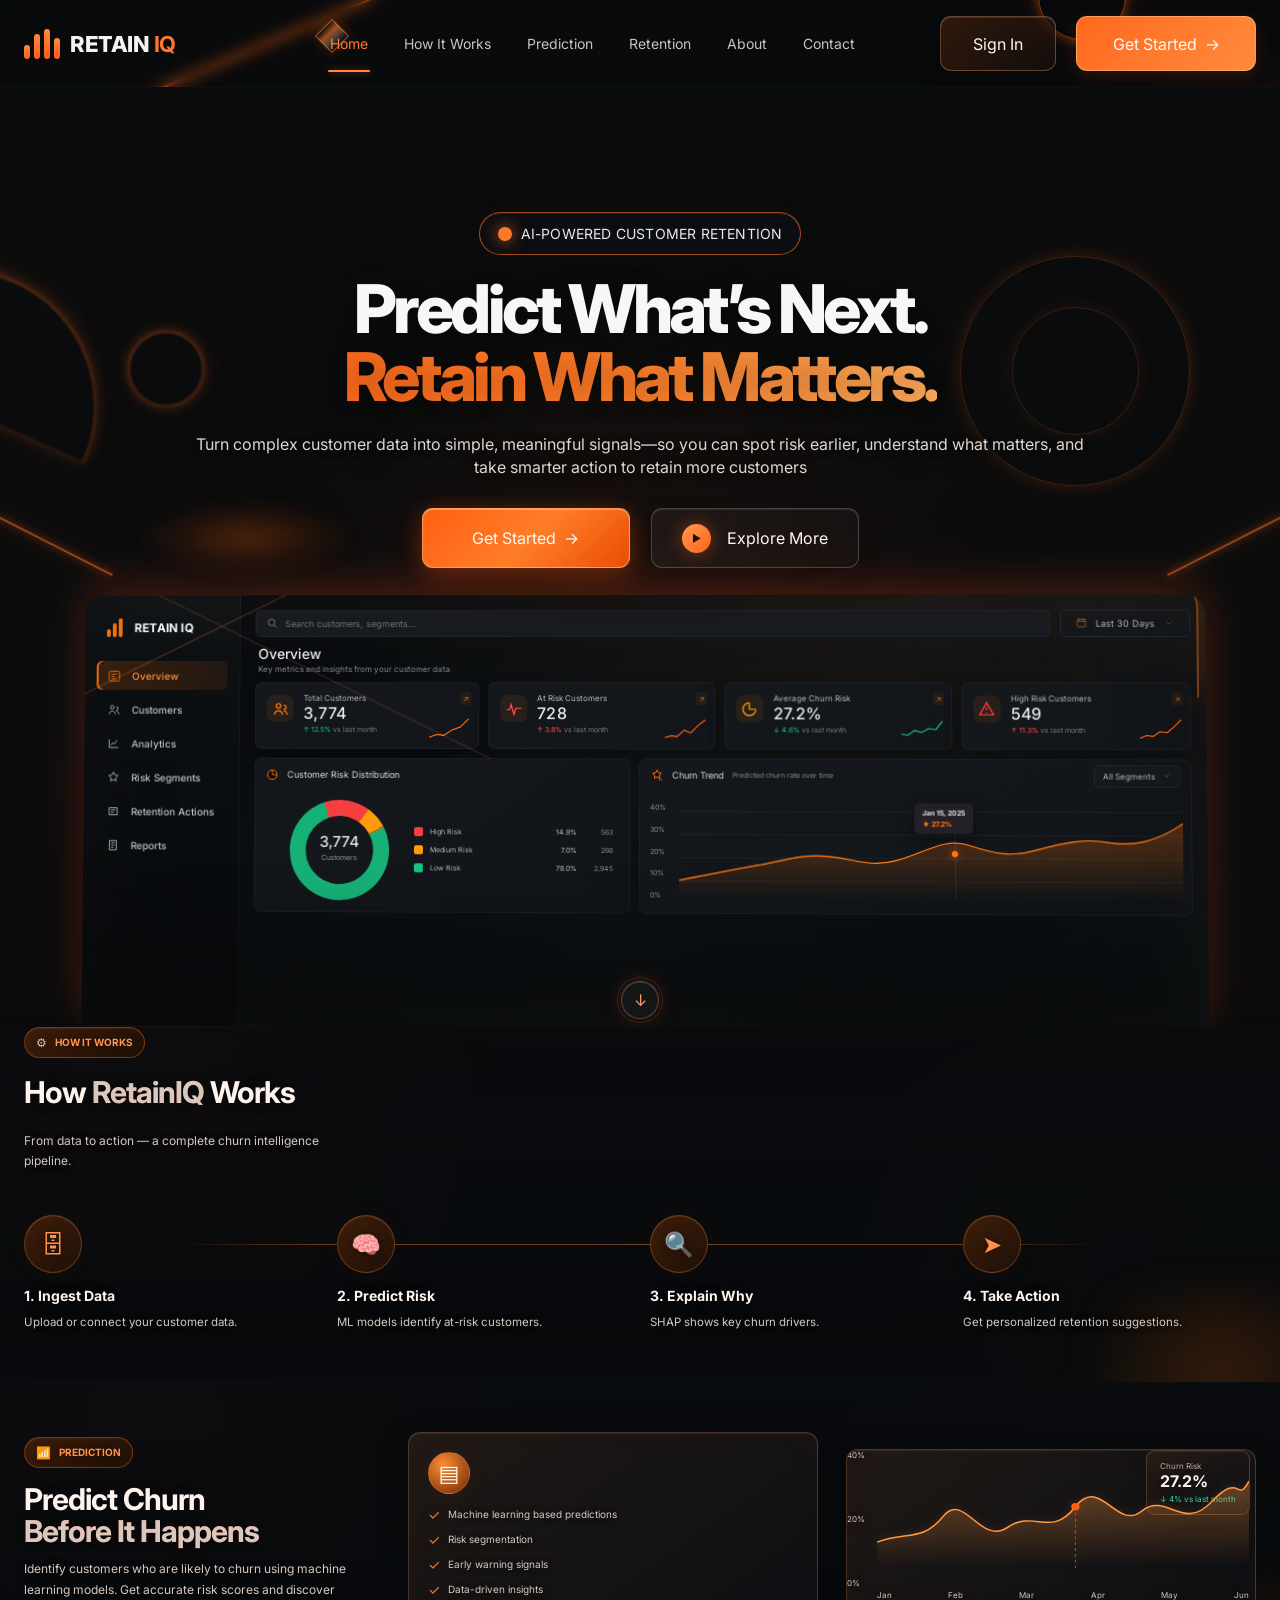
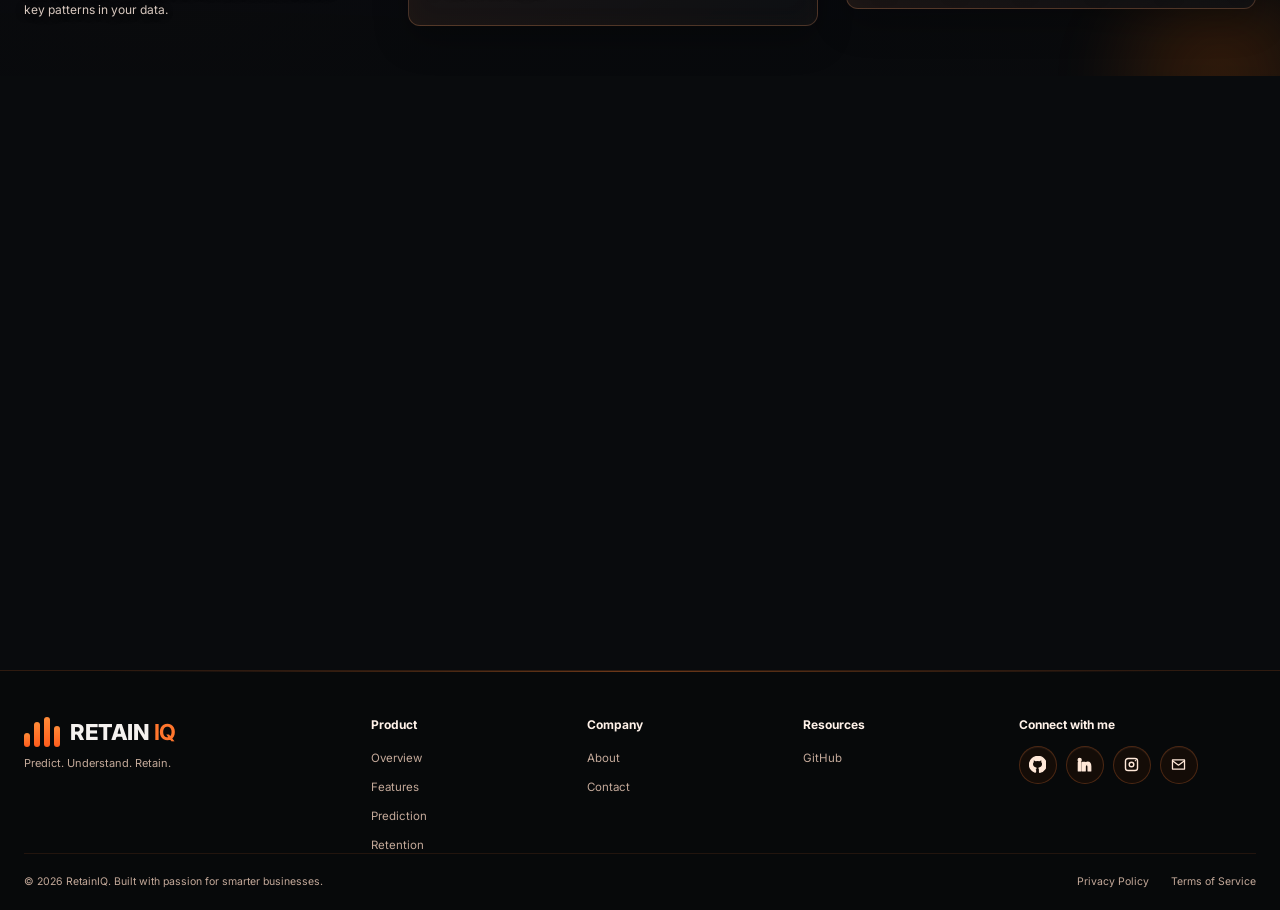
<file: templates/index.html>
<!DOCTYPE html>
<html lang="en">
<head>
<meta charset="UTF-8">
<meta name="viewport" content="width=device-width, initial-scale=1.0">
<title>RetainIQ — Predict. Understand. Retain.</title>
<style>
@import url('https://fonts.googleapis.com/css2?family=Inter:wght@400;500;600;700;800&display=swap');

:root{
  --bg:#1d0d01;
  --bg2:#2c1503;
  --panel:#321906;
  --panel2:#3c1d07;
  --line:rgba(255, 134, 48,.22);
  --text:#fff9f4;
  --muted:#d2baa7;
  --blue:#ff7716;
  --cyan:#ff6710;
  --purple:#ffa94c;
  --green:#18e3a0;
  --danger:#ff4052;
}
*{box-sizing:border-box;margin:0;padding:0}
html{scroll-behavior:smooth}
body{
  font-family:Inter,system-ui,sans-serif;
  color:var(--text);
  background:var(--bg);
  overflow-x:hidden;
}
body:before{
  content:"";
  position:fixed;inset:0;z-index:-5;
  background:
    radial-gradient(circle at 75% 22%,rgba(255, 105, 0,.20),transparent 29%),
    radial-gradient(circle at 17% 77%,rgba(255, 148, 37,.16),transparent 27%),
    linear-gradient(120deg,#140901,#2d1402 48%,#1a0c01);
}
a{text-decoration:none;color:inherit}
button{font:inherit}
.container{width:min(1320px,calc(100% - 48px));margin:auto}

/* ---------- ambient effects ---------- */
.glow{
  position:absolute;pointer-events:none;border-radius:50%;filter:blur(70px);opacity:.6;
}
.glow.one{width:380px;height:380px;background:#ff6d00;right:7%;top:8%}
.glow.two{width:320px;height:320px;background:#ff9628;left:-130px;bottom:4%}
.glow.three{width:260px;height:260px;background:#ff5e00;right:-90px;bottom:-80px}
.grid-bg{
  position:absolute;inset:0;opacity:.14;pointer-events:none;
  background-image:
    linear-gradient(rgba(255, 134, 48,.18) 1px,transparent 1px),
    linear-gradient(90deg,rgba(255, 134, 48,.18) 1px,transparent 1px);
  background-size:80px 80px;
  mask-image:linear-gradient(to bottom,black,transparent 80%);
}

/* ---------- header ---------- */
header{
  position:fixed;top:0;left:0;width:100%;z-index:50;
  height:78px;
  border-bottom:1px solid rgba(255, 161, 90,.10);
  background:rgba(29, 13, 1,.60);
  backdrop-filter:blur(18px);
}
.nav{
  height:100%;display:flex;align-items:center;justify-content:space-between;
}
.logo{display:flex;align-items:center;gap:10px;font-size:21px;font-weight:800;letter-spacing:-.5px}
.logo-mark{display:flex;gap:4px;align-items:flex-end;height:30px}
.logo-mark i{display:block;width:6px;border-radius:5px;background:linear-gradient(180deg,#ff832e,#ff7b12)}
.logo-mark i:nth-child(1){height:14px}.logo-mark i:nth-child(2){height:25px}.logo-mark i:nth-child(3){height:30px}.logo-mark i:nth-child(4){height:21px}
.logo span{color:#fff}.logo b{color:#ff7717}
.navlinks{display:flex;gap:34px;align-items:center;margin-left:90px}
.navlinks a{font-size:13px;color:#f7e3d4;transition:.25s}
.navlinks a:hover{color:#ff7620}
.navactions{display:flex;gap:12px}
.btn{
  border:1px solid rgba(255, 151, 74,.5);
  color:white;background:rgba(44, 21, 3,.55);
  padding:12px 20px;border-radius:9px;cursor:pointer;
  transition:.3s;display:inline-flex;align-items:center;justify-content:center;gap:8px;
}
.btn:hover{transform:translateY(-2px);box-shadow:0 8px 28px rgba(255, 107, 0,.22)}
.btn-primary{
  border-color:transparent;
  background:linear-gradient(100deg,#ff7814,#ef5a02);
  box-shadow:0 0 22px rgba(255, 102, 0,.22);
}

/* ---------- hero ---------- */
.hero{
  min-height:600px;position:relative;padding-top:78px;padding-bottom:36px;
  border-bottom:1px solid rgba(255, 133, 44,.18);
}
.hero-features{
  width:100%;display:flex;align-items:flex-start;justify-content:space-between;
  gap:18px;margin-top:18px;padding-top:30px;border-top:1px solid rgba(255,133,44,.14);
}
.hero-features .hf-item{display:flex;gap:14px;align-items:center;flex:1}
.hero-features .hf-icon{
  width:38px;height:38px;flex:0 0 auto;border-radius:10px;display:flex;align-items:center;justify-content:center;
  background:rgba(255,110,20,.12);border:1px solid rgba(255,140,50,.22);color:#ff8a2e;font-size:17px;
}
.hero-features .hf-copy strong{display:block;font-size:13px;font-weight:700;color:#fff}
.hero-features .hf-copy span{display:block;font-size:11px;color:#b79a86;margin-top:2px}
.play-ico{font-size:9px}
.hero .container{height:100%;position:relative}
.hero-copy{position:absolute;left:2px;top:150px;width:455px;z-index:5}
.eyebrow{
  display:inline-flex;align-items:center;gap:9px;padding:8px 13px;
  border:1px solid rgba(255, 129, 41,.28);border-radius:30px;
  background:rgba(65, 30, 4,.38);font-size:11px;letter-spacing:.2px;color:#ffe7d6;
  box-shadow:inset 0 0 20px rgba(255, 108, 0,.05);
}
.dot{width:7px;height:7px;border-radius:50%;background:#ff6a14;box-shadow:0 0 12px #ff6a14}
h1{
  margin-top:21px;font-size:42px;line-height:1.04;letter-spacing:-2.2px;font-weight:800;
}
.gradient-text{
  background:linear-gradient(90deg,#ff690f,#ff9a47,#ffad51);
  -webkit-background-clip:text;background-clip:text;color:transparent;
}
.hero-copy p{margin-top:16px;color:#e2cab8;font-size:14px;line-height:1.7;max-width:355px}
.hero-buttons{display:flex;gap:13px;margin-top:22px}
.hero-buttons .btn{min-width:137px}
.feature-row{display:flex;gap:30px;margin-top:42px}
.feature{display:flex;gap:9px;align-items:center;font-size:11px;color:#f5e2d4}
.feature-icon{color:#ff7316;font-size:24px;line-height:1}
.feature span{max-width:75px;line-height:1.25}

/* =========================================================
   RETAIN IQ — REFERENCE STYLE DASHBOARD
   NO LAPTOP-LID / NO THICK OUTER BORDER
   ========================================================= */

.dashboard-wrap {
    width: 100%;
    display: flex;
    justify-content: center;
    align-items: center;

    padding: 30px 0;

    position: relative;
}


/* =========================================================
   DASHBOARD FRAME
   The frame is now completely transparent.
   It does NOT create a separate lid/border.
   ========================================================= */

.dashboard-frame {
    width: min(1120px, 94vw);

    aspect-ratio: 16 / 9;

    position: relative;

    background: transparent;

    border: none;

    padding: 0;

    border-radius: 24px;

    overflow: visible;

    /*
       Soft atmospheric glow only.
       No hard rectangular border.
    */
    filter:
        drop-shadow(0 0 10px rgba(255, 102, 0, .38))
        drop-shadow(0 0 28px rgba(255, 112, 0, .22));
}


/* =========================================================
   REMOVE THE OLD LID EFFECT COMPLETELY
   ========================================================= */

.dashboard-frame::before,
.dashboard-frame::after {
    content: none !important;
    display: none !important;
}


/* =========================================================
   MAIN DASHBOARD SURFACE
   ========================================================= */

.dashboard {
    width: 100%;
    height: 100%;

    position: relative;

    display: flex;

    overflow: hidden;

    border-radius: 50px;

    /*
       Very subtle edge.
       This is NOT a thick frame.
    */
    border: 9px solid rgba(255, 118, 25, .48);

    background:
        radial-gradient(
            circle at 76% 4%,
            rgba(180, 76, 0, .11),
            transparent 30%
        ),
        radial-gradient(
            circle at 15% 95%,
            rgba(95, 54, 17, .10),
            transparent 32%
        ),
        linear-gradient(
            145deg,
            #261102 0%,
            #1f0e02 48%,
            #160a02 100%
        );

    color: #fff4ed;

    font-family:
        Inter,
        "Segoe UI",
        Arial,
        sans-serif;

    box-shadow:

        /*
         * very thin blue edge glow
         */
        0 0 5px rgba(255, 100, 0, .55),

        /*
         * soft external blue glow
         */
        0 0 20px rgba(255, 110, 0, .25),

        /*
         * subtle purple/cyan ambient glow
         */
        0 0 42px rgba(158, 84, 20, .16),

        /*
         * internal depth
         */
        inset 0 0 35px rgba(150, 61, 0, .045);
}


/* =========================================================
   VERY SUBTLE TOP EDGE LIGHT
   This replaces the thick border from the old version.
   ========================================================= */

.dashboard::before {
    content: "";

    position: absolute;

    top: 0;
    left: 5%;
    right: 5%;

    height: 1px;

    background:
        linear-gradient(
            90deg,
            transparent,
            rgba(255, 97, 0, .72),
            rgba(255, 132, 40, .45),
            transparent
        );

    opacity: .85;

    pointer-events: none;

    z-index: 20;
}


/* =========================================================
   SIDEBAR
   ========================================================= */

.db-side {
    width: 20.5%;
    min-width: 180px;
    height: 100%;

    padding: 22px 15px 16px;

    display: flex;
    flex-direction: column;

    box-sizing: border-box;

    background:
        linear-gradient(
            180deg,
            rgba(43, 20, 3, .93),
            rgba(24, 11, 1, .96)
        );

    border-right:
        1px solid rgba(162, 88, 38, .19);
}


/* =========================================================
   BRAND
   ========================================================= */

.db-brand {
    height: 32px;

    display: flex;
    align-items: center;

    gap: 8px;

    padding-left: 8px;

    color: #fcf1e9;

    font-size: 15px;

    font-weight: 800;

    letter-spacing: -.5px;

    white-space: nowrap;
}


.db-brand b {
    color: #ff6f14;
}


.brand-mark {
    height: 22px;

    display: flex;

    align-items: flex-end;

    gap: 3px;
}


.brand-mark i {
    width: 4px;

    display: block;

    border-radius: 2px;

    background:
        linear-gradient(
            180deg,
            #ff5d00,
            #ff6800
        );

    box-shadow:
        0 0 7px rgba(255, 97, 0, .7);
}


.brand-mark i:nth-child(1) {
    height: 12px;
}


.brand-mark i:nth-child(2) {
    height: 19px;
}


.brand-mark i:nth-child(3) {
    height: 15px;
}


/* =========================================================
   SIDEBAR NAVIGATION
   ========================================================= */

.db-nav {
    margin-top: 25px;

    display: flex;
    flex-direction: column;

    gap: 7px;
}


.db-nav-item {
    height: 34px;

    padding: 0 11px;

    display: flex;
    align-items: center;

    gap: 10px;

    border-radius: 7px;

    color: #bea390;

    font-size: 10px;

    font-weight: 600;

    white-space: nowrap;

    box-sizing: border-box;
}


.db-nav-item.active {
    color: #fff5ef;

    background:
        linear-gradient(
            90deg,
            rgba(255, 108, 0, .42),
            rgba(185, 77, 0, .16)
        );

    border-left:
        2px solid #ff6a07;

    box-shadow:
        0 0 13px rgba(255, 108, 0, .08);
}


.nav-icon {
    width: 15px;

    display: inline-flex;

    justify-content: center;

    color: #f4decf;

    font-size: 13px;
}


.db-nav-item.active .nav-icon {
    color: #ff6708;
}


/* =========================================================
   SETTINGS
   ========================================================= */

.db-settings {
    margin-top: auto;

    padding: 0 11px 5px;

    display: flex;
    align-items: center;

    gap: 10px;

    color: #c3aa99;

    font-size: 10px;

    font-weight: 600;
}


.settings-icon {
    font-size: 13px;
}


/* =========================================================
   MAIN CONTENT
   ========================================================= */

.db-main {
    width: 79.5%;
    height: 100%;

    padding: 15px 22px 16px;

    box-sizing: border-box;

    overflow: hidden;
}


/* =========================================================
   TOP BAR
   ========================================================= */

.db-top {
    height: 29px;

    display: flex;

    align-items: center;

    justify-content: space-between;
}


.search {
    width: 39%;

    height: 27px;

    display: flex;

    align-items: center;

    gap: 7px;

    padding: 0 10px;

    border-radius: 6px;

    background:
        rgba(43, 20, 4, .72);

    border:
        1px solid rgba(160, 93, 47, .17);

    color: #a0826d;

    font-size: 7px;

    box-sizing: border-box;
}


.search-icon {
    color: #c1a490;

    font-size: 12px;
}


.top-right {
    display: flex;

    align-items: center;

    gap: 9px;
}


.dataset-select {
    height: 27px;

    padding: 0 9px;

    display: flex;

    align-items: center;

    gap: 5px;

    border-radius: 6px;

    background:
        rgba(43, 20, 4, .72);

    border:
        1px solid rgba(160, 93, 47, .17);

    color: #ceb7a6;

    font-size: 7px;
}


.dataset-icon {
    color: #f5e6db;
}


.down-arrow {
    margin-left: 4px;

    color: #a98c77;
}


.top-mini-button {
    width: 29px;
    height: 27px;

    display: flex;

    align-items: center;

    justify-content: center;

    border-radius: 6px;

    background:
        rgba(43, 20, 4, .72);

    border:
        1px solid rgba(160, 93, 47, .17);

    color: #cdb5a3;

    font-size: 7px;
}


.avatar {
    width: 29px;
    height: 29px;

    display: flex;

    align-items: center;

    justify-content: center;

    border-radius: 50%;

    background:
        linear-gradient(
            135deg,
            #ff9923,
            #ee9616
        );

    color: white;

    font-size: 8px;

    font-weight: 800;

    box-shadow:
        0 0 12px rgba(255, 156, 40, .45);
}


/* =========================================================
   HEADING
   ========================================================= */

.db-heading-row {
    margin-top: 13px;

    display: flex;

    align-items: flex-start;

    justify-content: space-between;
}


.db-title {
    font-size: 17px;

    line-height: 20px;

    font-weight: 750;

    letter-spacing: -.5px;
}


.db-sub {
    margin-top: 2px;

    color: #a38570;

    font-size: 7px;
}


/* =========================================================
   PERIOD SWITCHER
   ========================================================= */

.period-switcher {
    display: flex;

    gap: 6px;
}


.period-switcher button {
    width: 34px;
    height: 27px;

    border: 0;

    border-radius: 6px;

    background:
        rgba(43, 20, 4, .72);

    color: #a88b77;

    font-size: 7px;

    font-weight: 700;
}


.period-switcher button.selected {
    color: #fff;

    background:
        linear-gradient(
            135deg,
            #ff6e07,
            #ee6602
        );

    box-shadow:
        0 0 12px rgba(255, 106, 0, .32);
}


/* =========================================================
   METRICS
   ========================================================= */

.metric-grid {
    margin-top: 12px;

    display: grid;

    grid-template-columns:
        repeat(4, minmax(0, 1fr));

    gap: 9px;
}


.metric {
    min-height: 72px;

    padding: 10px 11px;

    position: relative;

    border-radius: 9px;

    background:
        linear-gradient(
            145deg,
            rgba(57, 27, 7, .92),
            rgba(41, 19, 4, .88)
        );

    border:
        1px solid rgba(160, 83, 31, .21);

    box-sizing: border-box;
}


.metric-top {
    display: flex;

    justify-content: space-between;

    align-items: center;
}


.metric small {
    color: #bba08d;

    font-size: 7px;
}


.metric strong {
    display: block;

    margin-top: 5px;

    font-size: 18px;

    line-height: 19px;

    font-weight: 700;

    letter-spacing: -.6px;
}


.metric-change {
    display: block;

    margin-top: 3px;

    font-size: 6.5px;

    font-weight: 700;
}


.metric-change b {
    font-size: 8px;
}


.metric-change em {
    color: #ab9280;

    font-style: normal;

    font-weight: 500;
}


.metric-change.positive {
    color: #00d98b;
}


.metric-change.negative {
    color: #ff3f56;
}


.metric-icon {
    width: 27px;
    height: 27px;

    display: flex;

    align-items: center;

    justify-content: center;

    border-radius: 50%;
}


.metric-icon svg {
    width: 17px;
    height: 17px;

    fill: none;

    stroke-width: 1.8;

    stroke-linecap: round;

    stroke-linejoin: round;
}


.metric-icon.blue {
    background: rgba(255, 99, 0, .14);
}


.metric-icon.blue svg {
    stroke: #ff6000;
}


.metric-icon.red {
    background: rgba(255, 38, 74, .14);
}


.metric-icon.red svg {
    stroke: #ff3151;
}


.metric-icon.cyan {
    background: rgba(255, 95, 0, .12);
}


.metric-icon.cyan svg {
    stroke: #ff6408;
}


.metric-icon.danger {
    background: rgba(255, 38, 66, .13);
}


.metric-icon.danger svg {
    stroke: #ff3b55;
}


/* =========================================================
   DASHBOARD GRID
   ========================================================= */

.db-grid {
    margin-top: 10px;

    display: grid;

    grid-template-columns: 43% 57%;

    gap: 10px;

    height: calc(100% - 156px);
}


.db-left-column,
.db-right-column {
    min-width: 0;

    display: flex;

    flex-direction: column;

    gap: 9px;
}


/* =========================================================
   CARDS
   ========================================================= */

.db-card {
    position: relative;

    border-radius: 9px;

    background:
        linear-gradient(
            145deg,
            rgba(49, 23, 5, .91),
            rgba(40, 19, 4, .89)
        );

    border:
        1px solid rgba(160, 83, 31, .20);

    box-sizing: border-box;

    overflow: hidden;
}


.card-title {
    height: 34px;

    padding: 0 11px;

    display: flex;

    align-items: center;

    justify-content: space-between;

    color: #faefe7;

    font-size: 10px;

    font-weight: 700;
}


.card-title a {
    color: #ff6400;

    text-decoration: none;

    font-size: 8px;

    font-weight: 700;
}


/* =========================================================
   RISK DISTRIBUTION
   ========================================================= */

.risk-card {
    height: 43%;
}


.risk-body {
    height: calc(100% - 34px);

    display: flex;

    align-items: center;

    padding: 0 12px 10px;
}


.donut-wrap {
    width: 48%;

    display: flex;

    justify-content: center;
}


.donut {
    width: 94px;
    height: 94px;

    position: relative;

    border-radius: 50%;

    background:
        conic-gradient(
            #ef5e01 0deg 175.68deg,
            #ff9b18 175.68deg 293.04deg,
            #ff3153 293.04deg 360deg
        );

    box-shadow:
        0 0 10px rgba(255, 105, 0, .10);
}


.donut::before {
    content: "";

    position: absolute;

    inset: 12px;

    border-radius: 50%;

    background: #281305;
}


.donut-hole {
    position: absolute;

    inset: 0;

    display: flex;

    flex-direction: column;

    align-items: center;

    justify-content: center;

    z-index: 2;
}


.donut-hole strong {
    font-size: 15px;

    line-height: 16px;
}


.donut-hole span {
    margin-top: 1px;

    color: #b1937e;

    font-size: 6px;
}


.legend {
    width: 52%;

    display: flex;

    flex-direction: column;

    gap: 12px;
}


.legend-row {
    display: grid;

    grid-template-columns:
        10px 1fr auto;

    align-items: center;

    gap: 6px;

    color: #c9b2a2;

    font-size: 7px;
}


.legend-row b {
    color: #cfb8a8;

    font-size: 7px;

    font-weight: 600;
}


.legend-dot {
    width: 8px;
    height: 8px;

    border-radius: 50%;
}


.legend-dot.low {
    background: #ef5e01;
}


.legend-dot.medium {
    background: #ff9b18;
}


.legend-dot.high {
    background: #ff3153;
}


/* =========================================================
   CHURN DRIVERS
   ========================================================= */

.drivers-card {
    flex: 1;

    min-height: 0;
}


.driver-list {
    padding: 0 12px 10px;
}


.bar-row {
    height: 20px;

    display: grid;

    grid-template-columns:
        34% 1fr 25px;

    align-items: center;

    gap: 7px;
}


.driver-name {
    color: #cbb5a6;

    font-size: 7px;

    white-space: nowrap;
}


.bar {
    height: 10px;

    background:
        rgba(121, 71, 38, .23);

    overflow: hidden;

    border-radius: 3px;
}


.bar b {
    height: 100%;

    display: block;

    background:
        linear-gradient(
            90deg,
            #ff6b07,
            #f29721
        );

    box-shadow:
        0 0 7px rgba(255, 160, 67, .30);

    border-radius: 3px;
}


.driver-value {
    color: #bba08d;

    font-size: 7px;

    text-align: right;
}


/* =========================================================
   CHURN TREND
   ========================================================= */

.trend-card {
    height: 43%;
}


.trend-title {
    height: 43px;

    align-items: flex-start;

    padding-top: 9px;
}


.trend-title > div:first-child {
    display: flex;

    flex-direction: column;
}


.trend-title strong {
    font-size: 10px;
}


.trend-title small {
    margin-top: 2px;

    color: #a48671;

    font-size: 6px;

    font-weight: 500;
}


.segment-select {
    height: 25px;

    min-width: 94px;

    padding: 0 8px;

    display: flex;

    align-items: center;

    justify-content: space-between;

    border-radius: 6px;

    background: #381b07;

    color: #d2beaf;

    font-size: 7px;
}


.chart-wrapper {
    height: calc(100% - 68px);

    display: flex;

    padding: 0 10px 0 9px;

    box-sizing: border-box;
}


.y-axis {
    width: 29px;

    padding: 3px 5px 14px 0;

    display: flex;

    flex-direction: column;

    justify-content: space-between;

    color: #95755f;

    font-size: 6px;

    text-align: right;
}


.chart-area {
    flex: 1;

    position: relative;

    height: 100%;
}


.chart-grid-line {
    position: absolute;

    left: 0;
    right: 0;

    height: 1px;

    background:
        rgba(168, 112, 74, .11);
}


.line-40 {
    top: 2%;
}


.line-30 {
    top: 26%;
}


.line-20 {
    top: 50%;
}


.line-10 {
    top: 74%;
}


.line-0 {
    bottom: 0;
}


.trend-svg {
    position: absolute;

    inset: 0;

    width: 100%;
    height: 100%;
}


.trend-area {
    fill: url(#trendGradient);
}


.trend-line {
    fill: none;

    stroke: #ff6c0c;

    stroke-width: 2.1;

    vector-effect: non-scaling-stroke;
}


.chart-guide {
    position: absolute;

    top: 36px;

    bottom: 0;

    left: 47.5%;

    width: 1px;

    border-left:
        1px dashed rgba(255, 101, 0, .60);
}


.chart-point {
    position: absolute;

    width: 8px;
    height: 8px;

    left: calc(47.5% - 4px);

    top: 52%;

    border-radius: 50%;

    background: #ff640b;

    border:
        2px solid #652c05;

    box-shadow:
        0 0 7px #ff5e00;
}


.chart-tooltip {
    position: absolute;

    left: 39%;

    top: 0;

    min-width: 87px;

    padding: 6px 8px;

    border-radius: 6px;

    background: #4b270f;

    border:
        1px solid rgba(194, 105, 45, .25);

    box-shadow:
        0 5px 15px rgba(0, 0, 0, .25);

    display: flex;

    flex-direction: column;

    gap: 4px;
}


.chart-tooltip strong {
    color: #fbefe7;

    font-size: 7px;
}


.chart-tooltip span {
    color: #dac6b7;

    font-size: 7px;
}


.chart-tooltip i {
    width: 6px;
    height: 6px;

    display: inline-block;

    margin-right: 4px;

    border-radius: 50%;

    background: #ff6508;
}


.x-axis {
    height: 25px;

    margin-left: 38px;

    margin-right: 12px;

    display: flex;

    align-items: center;

    justify-content: space-between;

    color: #95755f;

    font-size: 6px;
}


/* =========================================================
   HIGH RISK CUSTOMERS
   ========================================================= */

.customers-card {
    flex: 1;

    min-height: 0;
}


.risk-table {
    padding: 0 10px 6px;
}


.tr {
    min-height: 23px;

    display: grid;

    grid-template-columns:
        1fr
        .85fr
        .7fr;

    align-items: center;

    column-gap: 7px;

    border-bottom:
        1px solid rgba(126, 77, 45, .10);

    color: #ccb6a6;

    font-size: 7px;
}


.tr:last-child {
    border-bottom: 0;
}


.tr strong {
    color: #f2e0d4;

    font-size: 7px;
}


.table-head {
    min-height: 26px;

    color: #9d7c65;

    font-size: 6.5px;

    border-bottom:
        1px solid rgba(139, 84, 46, .18);
}


.risk-badge {
    font-size: 7px;
    font-weight: 700;
}
.risk-badge.high { color: #ff4d5e; }
.risk-badge.medium { color: #ff9b18; }
.risk-badge.low { color: #3ee38a; }
.tr .pct { text-align: right; font-weight: 700; color: #f2e0d4; }


/* =========================================================
   RESPONSIVE
   ========================================================= */

@media (max-width: 900px) {

    .dashboard-frame {
        width: 96vw;
    }

    .db-side {
        min-width: 150px;
    }

    .db-main {
        padding-left: 15px;
        padding-right: 15px;
    }

    .db-nav-item {
        font-size: 8px;
    }

    .metric strong {
        font-size: 15px;
    }

}


@media (max-width: 700px) {

    .dashboard-frame {
        aspect-ratio: auto;

        height: auto;

        min-height: 600px;
    }

    .dashboard {
        min-height: 600px;
    }

    .db-side {
        width: 155px;
    }

    .db-main {
        overflow-x: auto;
    }

    .metric-grid {
        grid-template-columns:
            repeat(2, 1fr);
    }

    .db-grid {
        grid-template-columns: 1fr;

        height: auto;
    }

    .trend-card,
    .risk-card {
        height: 240px;
    }

    .drivers-card,
    .customers-card {
        min-height: 200px;
    }

}


/* actual RetainIQ screen */
.laptop-screen{
  position:relative;
  width:100%;
  height:100%;
  overflow:hidden;
  border-radius:11px;
  background:#140a02;
  border:1px solid rgba(255, 130, 40,.68);
  box-shadow:
    inset 0 0 30px rgba(255, 118, 17,.07),
    0 0 22px rgba(255, 105, 0,.22);
}
.dashboard{
  width:100%;
  height:100%;
  background:linear-gradient(135deg,#311806,#1e0e01 70%);
  overflow:hidden;
  display:grid;
  grid-template-columns:105px 1fr;
  border:0;
  border-radius:0;
  box-shadow:none;
  animation:pulse 5s ease-in-out infinite;
}

/* bottom metallic hinge + laptop base */
.laptop-hinge{
  position:absolute;
  left:50%;
  bottom:-5px;
  transform:translateX(-50%);
  width:105px;
  height:9px;
  border-radius:0 0 8px 8px;
  background:linear-gradient(180deg,#80756d,#2c2520);
  box-shadow:inset 0 1px rgba(255,255,255,.3);
  z-index:8;
}
.laptop-base{
  position:absolute;
  left:-52px;
  right:-52px;
  top:464px;
  height:54px;
  z-index:-1;
  clip-path:polygon(4% 0,96% 0,100% 75%,97% 100%,3% 100%,0 75%);
  background:
    linear-gradient(180deg,#bdb4ae 0%,#7b7169 10%,#49403a 28%,#201a16 61%,#0c0907 86%,#38312c 100%);
  border-top:1px solid rgba(255,255,255,.68);
  box-shadow:
    0 16px 28px rgba(0,0,0,.56),
    0 0 30px rgba(255, 106, 0,.13);
}
.laptop-base:before{
  content:"";
  position:absolute;
  left:6%;
  right:6%;
  top:5px;
  height:20px;
  border-radius:5px 5px 15px 15px;
  background:linear-gradient(180deg,rgba(234, 228, 224,.32),rgba(50, 44, 39,.22));
  box-shadow:inset 0 1px rgba(255,255,255,.18);
}
.laptop-base:after{
  content:"";
  position:absolute;
  top:4px;
  left:50%;
  transform:translateX(-50%);
  width:122px;
  height:10px;
  border-radius:0 0 12px 12px;
  background:linear-gradient(#bdb4ae,#5a514b);
  box-shadow:
    inset 0 1px rgba(255,255,255,.55),
    0 2px 4px rgba(0,0,0,.45);
}

.db-side{border-right:1px solid rgba(224, 137, 75,.13);padding:17px 10px;background:rgba(31, 14, 1,.7)}
.db-brand{font-size:12px;font-weight:800;margin-bottom:22px;padding-left:3px}
.db-brand em{color:#ff6e12;font-style:normal}
.db-nav{display:flex;flex-direction:column;gap:6px}
.db-nav div{font-size:8px;color:#d4bead;padding:8px 8px;border-radius:6px}
.db-nav div.active{color:#fff;background:linear-gradient(90deg,rgba(255, 107, 0,.45),rgba(255, 111, 0,.12));border:1px solid rgba(255, 126, 36,.25)}
.db-nav div:before{content:"";display:inline-block;width:8px;height:8px;margin-right:7px;border:1px solid #ec9254;border-radius:2px;vertical-align:-1px}
.db-main{padding:15px 15px 13px;min-width:0;overflow:hidden}
.db-top{display:flex;gap:9px;align-items:center;margin-bottom:11px}
.search{height:23px;flex:1;min-width:0;background:#2b1505;border:1px solid #562d10;border-radius:5px;color:#a88a74;font-size:7px;padding:0 9px}
.select{height:23px;width:94px;flex:none;background:#2b1505;border:1px solid #562d10;border-radius:5px;color:#d9bda8;font-size:7px;display:flex;align-items:center;padding:0 7px}
.avatar{width:22px;height:22px;flex:none;border-radius:50%;background:linear-gradient(135deg,#ffa64c,#ff5f00);display:grid;place-items:center;font-size:7px;font-weight:700}
.db-title{font-size:12px;font-weight:700;margin-bottom:2px}
.db-sub{font-size:7px;color:#a58770;margin-bottom:10px}
.metric-grid{display:grid;grid-template-columns:repeat(4,minmax(0,1fr));gap:7px}
.metric{min-width:0;background:linear-gradient(145deg,rgba(61, 30, 8,.95),rgba(34, 16, 2,.9));border:1px solid rgba(181, 104, 49,.18);border-radius:7px;padding:8px}
.metric small{display:block;color:#b69a86;font-size:6px;margin-bottom:5px;white-space:nowrap;overflow:hidden;text-overflow:ellipsis}
.metric strong{font-size:13px}.metric .up{display:block;color:#12d8a0;font-size:6px;margin-top:3px;white-space:nowrap;overflow:hidden;text-overflow:ellipsis}
.db-grid{display:grid;grid-template-columns:minmax(0,1fr) minmax(0,1.45fr);gap:7px;margin-top:8px}
.db-card{min-width:0;background:rgba(43, 21, 5,.78);border:1px solid rgba(181, 104, 49,.18);border-radius:7px;padding:8px;overflow:hidden}
.card-title{font-size:7px;font-weight:600;margin-bottom:7px;color:#f9e8db}
.risk-body{display:flex;align-items:center;gap:10px}
.donut{width:66px;height:66px;flex:none;border-radius:50%;background:conic-gradient(#ff6b14 0 62%,#ffaa4d 62% 86%,#ff4052 86% 100%);display:grid;place-items:center;position:relative}
.donut:after{content:"";position:absolute;width:47px;height:47px;border-radius:50%;background:#2b1505}
.donut span{position:relative;z-index:2;font-size:9px;font-weight:700}
.legend{font-size:6px;line-height:2;color:#c3a690}.legend i{display:inline-block;width:5px;height:5px;border-radius:50%;margin-right:4px}.c1{background:#ff6b14}.c2{background:#ffaa4d}.c3{background:#ff4052}
.chart{height:78px;position:relative;overflow:hidden}.chart svg{width:100%;height:100%}
.drivers{margin-top:7px}
.bar-row{display:grid;grid-template-columns:62px minmax(0,1fr) 18px;align-items:center;gap:5px;margin:5px 0;font-size:6px;color:#bea38f}
.bar{height:6px;border-radius:4px;background:#43230d;overflow:hidden}.bar b{display:block;height:100%;background:linear-gradient(90deg,#ff7916,#ffa94c);border-radius:4px}
.table{margin-top:7px}.tr{display:grid;grid-template-columns:minmax(0,1fr) 40px 62px;gap:6px;padding:4px 0;border-bottom:1px solid rgba(202, 141, 98,.08);font-size:5.8px;color:#bda18d}.tr strong{color:#faece2}

/* laptop responsiveness without changing the blue theme */
@media(max-width:1100px){
  .dashboard-wrap{
    right:-80px;
    width:720px;
    height:485px;
    transform:perspective(1450px) rotateY(-2deg) rotateX(1deg) scale(.94);
    transform-origin:right center;
  }
  .laptop-lid{height:440px}
  .laptop-base{top:436px}
}
@media(max-width:950px){
  .container{width:min(100% - 36px,760px)}
  .navlinks{gap:15px;margin-left:20px}
  .hero{
    min-height:940px;
    height:auto;
    padding-bottom:70px;
  }
  .hero-copy{
    position:relative;
    left:auto;
    top:auto;
    padding-top:125px;
    width:min(100%,620px);
    margin:auto;
    text-align:center;
  }
  .hero-copy p{margin-left:auto;margin-right:auto}
  .hero-buttons{justify-content:center}
  .dashboard-wrap{
    position:relative;
    right:auto;
    top:auto;
    width:min(780px,96vw);
    height:515px;
    margin:62px auto 0;
    transform:none;
  }
}

@media(max-width:700px){
  .container{width:min(100% - 28px,560px)}
  header{height:68px}
  .navlinks{display:none}
  .navactions .btn:first-child{display:none}
  .hero{min-height:760px}
  .hero-copy{padding-top:104px}
  h1{font-size:38px}
  .hero-copy p{font-size:13px}
  .dashboard-wrap{
    width:96vw;
    height:335px;
    margin-top:45px;
  }
  .laptop-lid{
    height:306px;
    padding:7px 7px 9px;
    border-radius:15px 15px 9px 9px;
  }
  .laptop-base{
    top:303px;
    left:-8px;
    right:-8px;
    height:31px;
  }
  .laptop-hinge{width:78px;height:7px}
  .dashboard{grid-template-columns:76px 1fr}
  .db-side{padding:10px 6px}
  .db-brand{font-size:8px;margin-bottom:13px}
  .db-nav{gap:3px}
  .db-nav div{font-size:6px;padding:5px}
  .db-nav div:before{width:6px;height:6px;margin-right:4px}
  .db-main{padding:8px}
  .db-top{gap:5px;margin-bottom:6px}
  .search{height:18px;font-size:5px}
  .select{width:70px;height:18px;font-size:5px}
  .avatar{width:17px;height:17px;font-size:5px}
  .db-title{font-size:9px}
  .db-sub{font-size:5px;margin-bottom:6px}
  .metric-grid{gap:4px}
  .metric{padding:5px}
  .metric small,.metric .up{font-size:4.2px}
  .metric strong{font-size:9px}
  .db-grid{gap:4px;margin-top:4px}
  .db-card{padding:5px}
  .card-title{font-size:5px;margin-bottom:4px}
  .donut{width:46px;height:46px}
  .donut:after{width:33px;height:33px}
  .donut span{font-size:6px}
  .legend{font-size:4px}
  .chart{height:52px}
  .drivers{margin-top:4px}
  .bar-row{grid-template-columns:42px minmax(0,1fr) 13px;font-size:4px;margin:3px 0}
  .bar{height:4px}
  .tr{grid-template-columns:minmax(0,1fr) 27px 42px;font-size:3.8px;padding:3px 0}
  .section{padding:42px 0}
  .section-inner,.about .section-inner{grid-template-columns:1fr}
  .visual-row{grid-template-columns:1fr}
  .about-cards{grid-template-columns:1fr}
  .footer-inner{grid-template-columns:1fr;text-align:center}
  .copyright{text-align:center}
}
/* ---------- sections ---------- */
.section{
  min-height:250px;padding:48px 0;position:relative;border-bottom:1px solid rgba(255, 133, 44,.15);overflow:hidden;
}
.section:after{
  content:"";position:absolute;width:380px;height:180px;right:-130px;bottom:-90px;
  background:radial-gradient(circle,rgba(255, 109, 0,.18),transparent 68%);filter:blur(20px)
}
.section-inner{display:grid;grid-template-columns:310px 1fr;gap:36px;align-items:center}
.section-label{
  display:inline-flex;gap:8px;align-items:center;color:#ff6d12;font-size:10px;font-weight:700;
  border:1px solid rgba(255, 102, 0,.18);background:rgba(59, 26, 3,.45);padding:7px 11px;border-radius:20px
}
.section-label b{font-size:12px}
.pill-ico{font-size:12px}
.section h2{font-size:28px;line-height:1.08;letter-spacing:-1px;margin-top:15px}
/* ---------- how it works ---------- */
.howworks{padding:52px 0 46px}
.hw-head{display:flex;flex-direction:column;gap:10px;max-width:420px;margin-top:16px}
.hw-head h2{font-size:34px;line-height:1.1;letter-spacing:-1px;margin-top:2px}
.hw-head p{color:#d7bfad;font-size:13px;line-height:1.6}
.hw-steps{
  margin-top:44px;display:grid;grid-template-columns:repeat(4,1fr);gap:20px;position:relative;
}
.hw-steps:before{
  content:"";position:absolute;top:29px;left:12.5%;right:12.5%;height:1px;
  background:linear-gradient(90deg,transparent,rgba(255,120,20,.55) 15%,rgba(255,120,20,.55) 85%,transparent);
  z-index:0;
}
.hw-step{position:relative;z-index:1;display:flex;flex-direction:column;align-items:flex-start;gap:10px}
.hw-icon{
  width:58px;height:58px;border-radius:50%;display:flex;align-items:center;justify-content:center;
  font-size:24px;background:rgba(255,110,20,.08);border:1px solid rgba(255,120,20,.4);color:#ff8a2e;
}
.hw-step strong{font-size:14px;font-weight:700;color:#fff;margin-top:4px}
.hw-step span{font-size:11.5px;color:#c3a893;line-height:1.5}
@media (max-width:820px){
  .hw-steps{grid-template-columns:1fr 1fr;row-gap:34px}
  .hw-steps:before{display:none}
}
@media (max-width:520px){
  .hw-steps{grid-template-columns:1fr}
}
.section p{color:#d7bfad;font-size:12px;line-height:1.7;margin-top:12px;max-width:310px}
.visual-row{display:grid;grid-template-columns:1fr 1fr;gap:25px;align-items:center}
.info-card{
  min-height:150px;border:1px solid rgba(229, 117, 38,.24);border-radius:12px;
  background:linear-gradient(145deg,rgba(57, 27, 6,.86),rgba(33, 15, 2,.78));
  padding:18px;box-shadow:inset 0 0 30px rgba(255, 108, 0,.04)
}
.icon-circle{
  width:42px;height:42px;border-radius:50%;display:grid;place-items:center;
  background:radial-gradient(circle at 35% 30%,#e06106,#612b04);
  border:1px solid rgba(255, 99, 0,.25);font-size:22px;margin-bottom:12px
}
.check{display:flex;gap:8px;align-items:center;color:#ecd6c6;font-size:10px;margin:8px 0}.check i{color:#ff670b;font-style:normal;font-size:14px}
.graph-card{height:150px;position:relative;border-radius:12px;overflow:hidden;padding:0 6px 20px 30px;box-sizing:border-box}
.graph-card svg{width:100%;height:calc(100% - 20px)}
.gc-yaxis{position:absolute;left:0;top:0;bottom:20px;display:flex;flex-direction:column;justify-content:space-between;font-size:8px;color:#a98a72}
.gc-xaxis{position:absolute;left:30px;right:6px;bottom:0;height:18px;display:flex;justify-content:space-between;font-size:8px;color:#a98a72}
.floating-stat{
  position:absolute;right:5px;top:0;padding:10px 13px;border-radius:9px;
  background:rgba(54, 24, 3,.9);border:1px solid rgba(255, 105, 0,.32);box-shadow:0 8px 25px rgba(0,0,0,.25)
}
.floating-stat small{display:block;color:#cbae99;font-size:8px}.floating-stat strong{font-size:16px}.floating-stat em{display:block;color:#12e4a3;font-size:8px;font-style:normal;margin-top:3px}

/* retention */
.retention .section-label{color:#ffbb6b;border-color:rgba(255, 173, 77,.2)}
.retention .section:after{background:radial-gradient(circle,rgba(255, 161, 55,.2),transparent 68%)}
.action-flow{display:flex;flex-direction:column;gap:7px;align-items:center}
.flow-box{
  width:240px;padding:11px 15px;border-radius:8px;border:1px solid rgba(231, 118, 37,.28);
  background:linear-gradient(100deg,rgba(59, 28, 6,.9),rgba(36, 17, 3,.9));font-size:9px
}
.flow-box span{display:block;color:#b49884;font-size:7px;margin-bottom:3px}.flow-box strong{font-size:10px}
.flow-box.danger{border-color:rgba(255,64,82,.22)}.flow-box.action{border-color:#ffa84c;box-shadow:0 0 18px rgba(255, 161, 65,.15)}.flow-box.success{border-color:#0fd9bb}
.arrow{color:#ff660d;font-size:15px}

/* about */
.about .section-inner{grid-template-columns:290px 1fr}
.about-cards{display:grid;grid-template-columns:repeat(3,1fr);gap:14px}
.about-card{
  min-height:150px;padding:17px;border:1px solid rgba(222, 118, 44,.23);border-radius:11px;
  background:linear-gradient(145deg,rgba(56, 27, 7,.75),rgba(30, 14, 2,.78))
}
.about-card h3{font-size:13px;line-height:1.25}.about-card p{font-size:10px;line-height:1.55;margin-top:9px;color:#c3a792}

/* ---------- footer ---------- */
footer{padding:46px 0 0;background:#1c0d01;border-top:1px solid rgba(255,133,44,.15)}
.footer-inner{display:grid;grid-template-columns:1.35fr .8fr .8fr .8fr 1fr;gap:26px;align-items:start}
.footer-brand p{color:#c1a38d;font-size:11px;margin-top:9px}
.footer-col h4{font-size:12px;font-weight:700;color:#fff;margin-bottom:14px}
.footer-col ul{list-style:none;display:flex;flex-direction:column;gap:9px}
.footer-col ul a{font-size:11.5px;color:#c9ab97;transition:.2s}
.footer-col ul a:hover{color:#ff8a2e}
.social{text-align:left}.social-label{font-size:12px;font-weight:700;color:#fff;margin-bottom:14px}
.socials{display:flex;justify-content:flex-start;gap:9px}.socials a{width:34px;height:34px;border:1px solid rgba(226, 127, 56,.3);border-radius:50%;display:grid;place-items:center;color:#ffebdc;font-weight:700}
.socials a svg{width:15px;height:15px;fill:none;stroke:currentColor;stroke-width:1.6}
.newsletter{margin-top:20px}
.newsletter h4{font-size:12px;font-weight:700;color:#fff;margin-bottom:6px}
.newsletter p{font-size:11px;color:#c1a38d;line-height:1.6;margin-bottom:12px}
.newsletter-form{display:flex;gap:8px}
.newsletter-form input{
  flex:1;min-width:0;padding:10px 12px;border-radius:8px;border:1px solid rgba(255,133,44,.25);
  background:rgba(255,255,255,.03);color:#fff;font-size:11px;font-family:inherit;
}
.newsletter-form input::placeholder{color:#8a6d59}
.newsletter-form button{
  width:38px;flex:0 0 auto;border:0;border-radius:8px;cursor:pointer;
  background:linear-gradient(100deg,#ff7814,#ef5a02);color:#fff;font-size:14px;
}
.footer-bottom{
  margin-top:36px;padding:20px 0;border-top:1px solid rgba(255,133,44,.12);
  display:flex;align-items:center;justify-content:space-between;gap:16px;
}
.copyright{color:#b2947e;font-size:10.5px;line-height:1.6}
.footer-legal{display:flex;gap:22px}
.footer-legal a{font-size:10.5px;color:#c9ab97}
.footer-legal a:hover{color:#ff8a2e}
@media (max-width:900px){
  .footer-inner{grid-template-columns:1fr 1fr;gap:28px}
  .footer-bottom{flex-direction:column;text-align:center}
}
@media (max-width:520px){
  .footer-inner{grid-template-columns:1fr;text-align:center}
  .footer-col ul,.socials{align-items:center}
  .social,.footer-col{text-align:center}
  .socials{justify-content:center}
}

/* ---------- animations ---------- */
@keyframes float{0%,100%{transform:translateY(0)}50%{transform:translateY(-8px)}}
@keyframes pulse{0%,100%{box-shadow:0 0 12px rgba(255, 96, 0,.18)}50%{box-shadow:0 0 28px rgba(255, 96, 0,.38)}}
@keyframes glowline{0%,100%{opacity:.45}50%{opacity:1}}
.dashboard-wrap{animation:float 6s ease-in-out infinite}
.dashboard{animation:pulse 5s ease-in-out infinite}
.dot{animation:glowline 2s infinite}
.reveal{opacity:0;transform:translateY(24px);transition:opacity .7s ease,transform .7s ease}.reveal.show{opacity:1;transform:none}

/* ---------- responsive ---------- */
@media(max-width:950px){
  .navlinks{gap:15px;margin-left:20px}.dashboard-wrap{opacity:.42;right:-150px}.hero-copy{left:0}.section-inner,.about .section-inner{grid-template-columns:1fr}.visual-row{grid-template-columns:1fr}.about-cards{grid-template-columns:1fr 1fr}
}
@media(max-width:700px){
  .container{width:min(100% - 32px,540px)}header{height:68px}.navlinks{display:none}.navactions .btn:first-child{display:none}
  .hero{height:720px}.hero-copy{top:115px;width:100%}h1{font-size:38px}.dashboard-wrap{top:355px;right:-180px;width:600px}
  .feature-row{gap:15px}.section{padding:42px 0}.footer-inner{grid-template-columns:1fr;text-align:center}.copyright{text-align:center}.about-cards{grid-template-columns:1fr}
}

/* ---------- authentication modal ---------- */
.auth-overlay{
  position:fixed;
  inset:0;
  z-index:100;
  display:grid;
  place-items:center;
  padding:22px;
  background:rgba(15, 7, 0,.72);
  backdrop-filter:blur(16px);
  opacity:0;
  visibility:hidden;
  transition:opacity .28s ease,visibility .28s ease;
}
.auth-overlay.open{opacity:1;visibility:visible}
.auth-modal{
  width:min(450px,100%);
  max-height:calc(100vh - 44px);
  overflow:auto;
  position:relative;
  padding:30px;
  border:1px solid rgba(255, 135, 50,.32);
  border-radius:20px;
  background:
    radial-gradient(circle at 90% 0%,rgba(255, 105, 0,.15),transparent 34%),
    linear-gradient(145deg,rgba(56, 28, 7,.98),rgba(28, 13, 1,.99));
  box-shadow:
    0 30px 90px rgba(0,0,0,.62),
    0 0 55px rgba(255, 106, 0,.12),
    inset 0 1px rgba(255,255,255,.05);
  transform:translateY(18px) scale(.97);
  transition:transform .32s cubic-bezier(.2,.8,.2,1);
}
.auth-overlay.open .auth-modal{transform:none}
.auth-close{
  position:absolute;right:15px;top:12px;width:34px;height:34px;
  border:1px solid rgba(213, 140, 87,.2);border-radius:50%;
  background:rgba(39, 18, 2,.7);color:#e9cebb;font-size:22px;
  cursor:pointer;line-height:1;transition:.2s
}
.auth-close:hover{color:#fff;border-color:rgba(255, 99, 0,.55);transform:rotate(90deg)}
.auth-brand{display:flex;align-items:center;gap:9px;font-size:18px;font-weight:800;margin-bottom:25px}
.auth-brand b{color:#ff7717}
.auth-brand .logo-mark{height:23px}.auth-brand .logo-mark i{width:5px}
.auth-brand .logo-mark i:nth-child(1){height:11px}.auth-brand .logo-mark i:nth-child(2){height:19px}.auth-brand .logo-mark i:nth-child(3){height:23px}.auth-brand .logo-mark i:nth-child(4){height:16px}
.auth-kicker{font-size:9px;letter-spacing:1.4px;color:#ff6d15;font-weight:700}
.auth-heading h2{font-size:25px;margin-top:7px;letter-spacing:-.6px}
.auth-heading p{font-size:12px;color:#c3a48e;margin-top:7px;line-height:1.5}
.auth-field{margin-top:17px}
.auth-field label{display:block;font-size:11px;color:#f7e5d8;font-weight:600;margin-bottom:7px}
.auth-field input{
  width:100%;height:45px;padding:0 13px;border-radius:9px;
  border:1px solid rgba(206, 132, 79,.25);
  background:rgba(33, 15, 1,.86);color:#fff;outline:none;
  transition:.2s;
}
.auth-field input::placeholder{color:#957761}
.auth-field input:focus{border-color:#ff7716;box-shadow:0 0 0 3px rgba(255, 119, 22,.10)}
.auth-field.invalid input{border-color:#ff5364;box-shadow:0 0 0 3px rgba(255,64,82,.08)}
.field-error{display:block;color:#ff6d7a;font-size:9px;margin-top:5px;min-height:11px}
.password-wrap{position:relative}
.password-wrap input{padding-right:62px}
.password-toggle{
  position:absolute;right:9px;top:50%;transform:translateY(-50%);
  border:0;background:none;color:#eb995f;font-size:10px;cursor:pointer
}
.password-strength{display:flex;align-items:center;gap:4px;margin-top:7px}
.password-strength span{height:3px;flex:1;border-radius:3px;background:#4f2e16}
.password-strength.weak span:nth-child(1){background:#ff5364}
.password-strength.fair span:nth-child(-n+2){background:#ff2e30}
.password-strength.good span:nth-child(-n+3){background:#ff7822}
.password-strength.strong span{background:#16d99b}
.password-strength em{font-style:normal;font-size:8px;color:#ab8d77;margin-left:5px;white-space:nowrap}
.auth-options{display:flex;justify-content:space-between;align-items:center;margin:11px 0 18px;font-size:10px;color:#bea28e}
.remember{display:flex;align-items:center;gap:6px;cursor:pointer}
.remember input{accent-color:#ff7716}
.text-button{border:0;background:none;color:#ff964e;cursor:pointer;font-size:10px;padding:0}
.text-button:hover{text-decoration:underline}
.auth-submit{
  width:100%;height:46px;border:0;border-radius:9px;cursor:pointer;
  display:flex;align-items:center;justify-content:center;gap:10px;
  color:#fff;font-weight:700;font-size:12px;
  background:linear-gradient(100deg,#ff7814,#ef5a02);
  box-shadow:0 8px 26px rgba(255, 105, 0,.20);
  transition:.25s
}
.auth-submit:hover{transform:translateY(-2px);box-shadow:0 12px 32px rgba(255, 105, 0,.28)}
.auth-submit:disabled{opacity:.65;cursor:wait;transform:none}
.auth-status{min-height:18px;margin-top:9px;font-size:10px;text-align:center;color:#c1a590}
.auth-status.success{color:#16d99b}.auth-status.error{color:#ff6977}.auth-status.info{color:#ffa566}
.auth-switch{text-align:center;margin-top:19px;padding-top:17px;border-top:1px solid rgba(190, 127, 82,.12);font-size:10px;color:#b29580}
.auth-security{display:flex;gap:7px;align-items:flex-start;margin-top:16px;color:#967964;font-size:8px;line-height:1.45}
.auth-security span:first-child{color:#ff6d15;font-size:13px;line-height:1}
@media(max-width:480px){
  .auth-modal{padding:24px 19px;border-radius:16px}
  .auth-heading h2{font-size:22px}
}


.about-links{display:flex;flex-wrap:wrap;gap:7px;margin-top:17px}
.about-links a{
  display:inline-flex;align-items:center;gap:6px;padding:7px 9px;border-radius:7px;
  border:1px solid rgba(222, 118, 44,.20);background:rgba(49, 22, 3,.52);
  color:#d4b49d;font-size:8px;transition:.22s
}
.about-links a:hover{color:#fff;border-color:rgba(255, 115, 22,.5);transform:translateY(-1px)}


/* ===== FINAL REFERENCE LAYOUT ===== */
.container{width:min(1440px,calc(100% - 72px));margin:auto}
.hero{
  min-height:760px;height:760px;padding-top:78px;
  position:relative;overflow:hidden;
  border-bottom:1px solid rgba(255, 133, 44,.18)
}
.hero-copy{
  left:0;top:175px;width:500px;
}
.hero-copy p{max-width:475px;font-size:16px;line-height:1.65}
.hero-copy h1{font-size:52px;line-height:1.02;letter-spacing:-2.7px}
.hero-buttons{margin-top:25px}
.hero-buttons .btn{min-width:192px;height:50px}
.dashboard-wrap{
  position:absolute;right:-15px;top:72px;
  width:min(820px,61vw);height:535px;
  transform:perspective(1600px) rotateY(-7deg) rotateX(1deg) rotateZ(-1.2deg);
  transform-origin:center center;
  animation:dashboardFloat 7s ease-in-out infinite;
  filter:drop-shadow(0 28px 45px rgba(0,0,0,.5));
}
.dashboard-wrap:before{
  content:"";position:absolute;inset:-65px -80px -80px -75px;z-index:-1;
  background:
    radial-gradient(ellipse at 55% 48%,rgba(255, 105, 0,.54),transparent 58%),
    radial-gradient(ellipse at 82% 34%,rgba(255, 167, 75,.32),transparent 48%);
  filter:blur(38px)
}
.dashboard-frame{
  width:100%;height:100%;padding:10px;
  border-radius:23px;
  background:linear-gradient(145deg,#392516,#110a05 24%,#0c0602 72%,#372416);
  border:1px solid rgba(255, 159, 90,.65);
  box-shadow:
    inset 0 0 0 1px rgba(255,255,255,.055),
    inset 0 -14px 28px rgba(0,0,0,.55),
    0 0 0 1px rgba(61, 28, 4,.8),
    0 0 35px rgba(255, 104, 0,.34),
    0 24px 55px rgba(0,0,0,.5);
}
.dashboard-frame:before{
  content:"";position:absolute;left:50%;top:5px;transform:translateX(-50%);
  width:48px;height:6px;border-radius:0 0 8px 8px;background:#060301;
}
.dashboard{
  width:100%;height:100%;border-radius:14px;
  border:1px solid rgba(255, 128, 37,.62);
}
.scroll-down{
  position:absolute;bottom:18px;left:50%;transform:translateX(-50%);
  width:42px;height:42px;border:1px solid #d38147;border-radius:50%;
  display:grid;place-items:center;color:#ffe8d8;font-size:20px;z-index:10;
  background:rgba(30, 14, 1,.32);backdrop-filter:blur(5px);
  animation:scrollPulse 2.4s ease-in-out infinite
}
@keyframes dashboardFloat{0%,100%{transform:perspective(1600px) rotateY(-7deg) rotateX(1deg) rotateZ(-1.2deg) translateY(0)}50%{transform:perspective(1600px) rotateY(-7deg) rotateX(1deg) rotateZ(-1.2deg) translateY(-8px)}}
@keyframes scrollPulse{0%,100%{box-shadow:0 0 0 rgba(255, 104, 0,0)}50%{box-shadow:0 0 24px rgba(255, 104, 0,.22)}}

/* clean section sizing matching the supplied lower reference */
.section{min-height:260px;padding:50px 0}
.section-inner{grid-template-columns:330px 1fr;gap:54px}
.section h2{font-size:30px}
.section p{font-size:12px;max-width:330px}
.visual-row{grid-template-columns:1fr 1fr;gap:28px}
.info-card{min-height:160px;padding:19px}
.graph-card,.action-flow{min-height:160px}
.about .section-inner{grid-template-columns:330px 1fr}
.about-cards{grid-template-columns:repeat(3,1fr);gap:16px}
.about-card{min-height:155px}

/* social icon logos */
.socials a{background:rgba(41, 19, 3,.45);transition:.22s}
.socials a:hover{border-color:#ff7716;box-shadow:0 0 18px rgba(255, 119, 22,.18);transform:translateY(-2px)}
.socials svg{width:18px;height:18px;fill:none;stroke:currentColor;stroke-width:1.8;stroke-linecap:round;stroke-linejoin:round}
.socials a:nth-child(3) svg{fill:currentColor;stroke:none}
.socials a:nth-child(4) svg{stroke-width:1.7}
.about-links a{font-size:9px}

/* reveal timing */
.reveal{opacity:0;transform:translateY(34px);transition:opacity .9s cubic-bezier(.16,.84,.3,1),transform .9s cubic-bezier(.16,.84,.3,1)}
.reveal.show{opacity:1;transform:none}
.stagger-group > *{opacity:0;transform:translateY(18px) scale(.98);transition:opacity .6s cubic-bezier(.16,.84,.3,1),transform .6s cubic-bezier(.16,.84,.3,1)}
.stagger-group.show-stagger > *{opacity:1;transform:none}
@media (prefers-reduced-motion: reduce){
  .reveal,.reveal.show,.stagger-group > *,.stagger-group.show-stagger > *{
    transition:none !important;opacity:1 !important;transform:none !important;
  }
}

/* desktop ratio */
@media(min-width:1450px){
  .hero{min-height:790px;height:790px}
  .dashboard-wrap{width:850px;height:555px;right:-8px;top:76px}
  .hero-copy{top:185px}
}
@media(max-width:1150px){
  .container{width:min(100% - 44px,1080px)}
  .hero{min-height:690px;height:690px}
  .hero-copy{top:150px;width:420px}
  .hero-copy h1{font-size:44px}
  .hero-copy p{font-size:14px}
  .dashboard-wrap{width:610px;height:430px;right:-90px;top:105px}
}
@media(max-width:900px){
  .hero{height:auto;min-height:980px;padding-bottom:65px}
  .hero-copy{position:relative;top:auto;left:auto;width:min(100%,650px);padding-top:115px;margin:auto;text-align:center}
  .hero-copy p{margin-left:auto;margin-right:auto}
  .hero-buttons{justify-content:center}
  .dashboard-wrap{position:relative;right:auto;top:auto;width:min(820px,94vw);height:510px;margin:70px auto 0;transform:none}
  .dashboard-frame{transform:none}
  .scroll-down{bottom:18px}
}
@media(max-width:600px){
  .container{width:min(100% - 28px,540px)}
  .hero{min-height:780px}
  .hero-copy{padding-top:96px}
  .hero-copy h1{font-size:36px;letter-spacing:-1.8px}
  .hero-copy p{font-size:12px;line-height:1.65}
  .hero-buttons{gap:9px}.hero-buttons .btn{min-width:125px;height:44px;font-size:11px}
  .dashboard-wrap{width:96vw;height:325px;margin-top:46px}
  .dashboard-frame{padding:6px;border-radius:15px}
  .dashboard{border-radius:9px}
  .db-side{padding:8px 5px}
  .db-main{padding:7px}
  .db-nav{gap:3px}.db-nav div{font-size:5.5px;padding:4px}
  .db-brand{font-size:7px}
  .db-top{gap:4px}.search,.select{height:17px;font-size:4.5px}
  .avatar{width:16px;height:16px;font-size:5px}
  .db-title{font-size:8px}.db-sub{font-size:4.5px}
  .metric-grid{gap:3px}.metric{padding:4px}.metric small,.metric .up{font-size:3.8px}.metric strong{font-size:8px}
  .db-grid{gap:3px}.db-card{padding:4px}.card-title{font-size:4.5px}
  .donut{width:40px;height:40px}.donut:after{width:29px;height:29px}
  .legend,.bar-row,.tr{font-size:3.6px}
  .chart{height:48px}
  .section{padding:40px 0}
  .section-inner,.about .section-inner{grid-template-columns:1fr;gap:22px}
  .visual-row{grid-template-columns:1fr;gap:16px}
  .about-cards{grid-template-columns:1fr}
  .about-links{gap:5px}
  .about-links a{font-size:8px}
}


/* =========================================================
   FINAL RETAIN IQ HERO DASHBOARD
   Reference-matched desktop composition
   ========================================================= */

@media (min-width: 1151px) {
  .hero{
    min-height:760px !important;
    height:760px !important;
    overflow:hidden !important;
  }

  .hero .container{
    width:min(1440px,calc(100% - 72px)) !important;
    height:100%;
    position:relative;
  }

  .hero-copy{
    position:absolute !important;
    left:0 !important;
    top:175px !important;
    width:540px !important;
    z-index:10 !important;
  }

  .hero-copy h1{
    font-size:52px !important;
    line-height:1.02 !important;
    letter-spacing:-2.7px !important;
  }

  .hero-copy p{
    max-width:500px !important;
    font-size:16px !important;
    line-height:1.65 !important;
  }

  .hero-buttons{margin-top:25px !important}
  .feature-row{margin-top:42px !important}

  /* Keep the dashboard completely in the right half. */
  .dashboard-wrap{
    position:absolute !important;
    left:auto !important;
    right:-2px !important;
    top:82px !important;
    width:760px !important;
    height:570px !important;
    margin:0 !important;
    padding:0 !important;
    opacity:1 !important;

    transform:
      perspective(1800px)
      rotateY(-3deg)
      rotateX(.4deg)
      rotateZ(-.65deg) !important;

    transform-origin:center center !important;
    z-index:4 !important;

    filter:
      drop-shadow(0 22px 30px rgba(0,0,0,.42))
      drop-shadow(0 0 16px rgba(255, 105, 0,.22)) !important;

    animation:dashboardFloatClean 7s ease-in-out infinite !important;
  }

  /* Ambient glow only — no laptop lid. */
  .dashboard-wrap:before{
    content:"" !important;
    position:absolute !important;
    inset:-70px -95px -80px -85px !important;
    z-index:-1 !important;
    pointer-events:none !important;
    background:
      radial-gradient(ellipse at 48% 50%,rgba(255, 104, 0,.50),transparent 56%),
      radial-gradient(ellipse at 80% 35%,rgba(255, 162, 63,.27),transparent 45%) !important;
    filter:blur(40px) !important;
    opacity:.82 !important;
  }

  .dashboard-frame{
    width:100% !important;
    height:100% !important;
    padding:0 !important;
    margin:0 !important;
    position:relative !important;
    background:transparent !important;
    border:0 !important;
    border-radius:20px !important;
    box-shadow:none !important;
    overflow:visible !important;
  }

  .dashboard-frame:before,
  .dashboard-frame:after{
    content:none !important;
    display:none !important;
  }

  /* Actual dashboard surface */
  .dashboard{
    width:100% !important;
    height:100% !important;
    display:grid !important;
    grid-template-columns:150px minmax(0,1fr) !important;
    overflow:hidden !important;
    border-radius:16px !important;
    border:1px solid rgba(255, 121, 28,.72) !important;

    background:
      radial-gradient(circle at 78% 0%,rgba(190, 80, 0,.11),transparent 31%),
      linear-gradient(135deg,#311806 0%,#210f02 62%,#180b01 100%) !important;

    box-shadow:
      0 0 4px rgba(255, 98, 0,.58),
      0 0 18px rgba(255, 107, 0,.32),
      0 0 38px rgba(194, 111, 38,.17),
      inset 0 0 30px rgba(255, 107, 0,.045) !important;

    animation:none !important;
  }

  /* Sidebar */
  .db-side{
    width:150px !important;
    min-width:150px !important;
    height:100% !important;
    padding:18px 11px 14px !important;
    background:linear-gradient(180deg,rgba(37, 17, 2,.94),rgba(25, 11, 1,.97)) !important;
    border-right:1px solid rgba(200, 119, 63,.18) !important;
  }

  .db-brand{
    height:29px !important;
    margin-bottom:18px !important;
    padding-left:4px !important;
    font-size:12px !important;
    gap:7px !important;
  }

  .brand-mark{height:20px !important;gap:3px !important}
  .brand-mark i{width:3px !important}
  .brand-mark i:nth-child(1){height:11px !important}
  .brand-mark i:nth-child(2){height:18px !important}
  .brand-mark i:nth-child(3){height:14px !important}

  .db-nav{gap:5px !important}

  .db-nav-item{
    height:34px !important;
    padding:0 8px !important;
    gap:8px !important;
    border-radius:6px !important;
    font-size:8px !important;
    color:#d3baa8 !important;
  }

  .db-nav-item.active{
    border-left:2px solid #ff6a07 !important;
    background:linear-gradient(90deg,rgba(255, 107, 0,.47),rgba(185, 77, 0,.13)) !important;
  }

  .nav-icon{width:14px !important;font-size:11px !important}

  .db-settings{
    padding:0 8px 4px !important;
    gap:8px !important;
    font-size:8px !important;
  }

  .settings-icon{font-size:11px !important}

  /* Main dashboard */
  .db-main{
    width:auto !important;
    min-width:0 !important;
    height:100% !important;
    padding:14px 16px 12px !important;
    overflow:hidden !important;
  }

  .db-top{
    height:27px !important;
    margin-bottom:8px !important;
    gap:8px !important;
  }

  .search{
    height:25px !important;
    flex:1 !important;
    width:auto !important;
    padding:0 9px !important;
    font-size:6.5px !important;
  }

  .dataset-select{
    height:25px !important;
    width:106px !important;
    padding:0 7px !important;
    font-size:6.5px !important;
  }

  .top-mini-button{
    width:27px !important;
    height:25px !important;
    font-size:6.5px !important;
  }

  .avatar{
    width:27px !important;
    height:27px !important;
    font-size:7px !important;
  }

  .db-heading-row{
    margin-top:3px !important;
    min-height:39px !important;
  }

  .db-title{
    font-size:14px !important;
    line-height:17px !important;
    margin-bottom:2px !important;
  }

  .db-sub{
    font-size:6.5px !important;
    margin-bottom:0 !important;
  }

  .period-switcher{gap:5px !important}

  .period-switcher button{
    width:32px !important;
    height:25px !important;
    font-size:6.5px !important;
  }

  /* Metrics */
  .metric-grid{
    grid-template-columns:repeat(4,minmax(0,1fr)) !important;
    gap:7px !important;
    margin-top:5px !important;
  }

  .metric{
    min-width:0 !important;
    min-height:70px !important;
    padding:8px !important;
    border-radius:7px !important;
    background:linear-gradient(145deg,rgba(61, 30, 8,.96),rgba(34, 16, 2,.92)) !important;
    border:1px solid rgba(181, 104, 49,.21) !important;
  }

  .metric-top{min-height:22px !important}

  .metric small{
    font-size:6px !important;
    margin-bottom:3px !important;
  }

  .metric strong{
    font-size:15px !important;
    line-height:16px !important;
    margin-top:3px !important;
  }

  .metric-change{
    font-size:5.5px !important;
    margin-top:3px !important;
  }

  .metric-change b{font-size:7px !important}

  .metric-icon{
    width:25px !important;
    height:25px !important;
  }

  .metric-icon svg{
    width:15px !important;
    height:15px !important;
  }

  /* Main two-column cards */
  .db-grid{
    grid-template-columns:minmax(0,.93fr) minmax(0,1.07fr) !important;
    gap:7px !important;
    margin-top:7px !important;
    height:calc(100% - 119px) !important;
  }

  .db-left-column,
  .db-right-column{
    min-width:0 !important;
    gap:7px !important;
  }

  .db-card{
    min-width:0 !important;
    padding:8px !important;
    border-radius:7px !important;
    background:rgba(43, 21, 5,.84) !important;
    border:1px solid rgba(181, 104, 49,.19) !important;
  }

  .card-title{
    height:auto !important;
    min-height:21px !important;
    padding:0 !important;
    margin-bottom:5px !important;
    font-size:7px !important;
  }

  .card-title a{font-size:6.5px !important}

  /* Risk distribution */
  .risk-card{height:44% !important}

  .risk-body{
    height:calc(100% - 26px) !important;
    padding:0 3px 5px !important;
    gap:8px !important;
  }

  .donut-wrap{width:47% !important}

  .donut{
    width:76px !important;
    height:76px !important;
  }

  .donut:after{
    width:54px !important;
    height:54px !important;
    inset:11px !important;
  }

  .donut-hole strong{
    font-size:12px !important;
    line-height:13px !important;
  }

  .donut-hole span{font-size:5px !important}

  .legend{
    width:53% !important;
    gap:8px !important;
    font-size:6px !important;
    line-height:1.2 !important;
  }

  .legend-row{
    grid-template-columns:8px 1fr auto !important;
    gap:5px !important;
    font-size:6px !important;
  }

  .legend-row b{font-size:6px !important}

  .legend-dot{
    width:6px !important;
    height:6px !important;
  }

  /* Drivers */
  .drivers-card{
    flex:1 !important;
    min-height:0 !important;
  }

  .driver-list{padding:0 1px 4px !important}

  .bar-row{
    grid-template-columns:74px minmax(0,1fr) 23px !important;
    height:21px !important;
    gap:5px !important;
    margin:0 !important;
    font-size:6px !important;
  }

  .driver-name{
    font-size:6px !important;
    overflow:hidden !important;
    text-overflow:ellipsis !important;
  }

  .bar{
    height:7px !important;
    border-radius:4px !important;
  }

  .driver-value{font-size:6px !important}

  /* Churn trend */
  .trend-card{height:44% !important}

  .trend-title{
    min-height:27px !important;
    height:27px !important;
    padding-top:0 !important;
    margin-bottom:3px !important;
  }

  .trend-title strong{font-size:8px !important}
  .trend-title small{font-size:5px !important;margin-top:1px !important}

  .segment-select{
    min-width:90px !important;
    height:22px !important;
    padding:0 6px !important;
    font-size:6px !important;
  }

  .chart-wrapper{
    height:calc(100% - 49px) !important;
    padding:0 4px 0 2px !important;
  }

  .y-axis{
    width:25px !important;
    padding:2px 4px 10px 0 !important;
    font-size:5px !important;
  }

  .chart-guide{
    top:30px !important;
    left:47.5% !important;
  }

  .chart-point{
    width:7px !important;
    height:7px !important;
    left:calc(47.5% - 3.5px) !important;
    top:52% !important;
  }

  .chart-tooltip{
    left:39% !important;
    top:0 !important;
    min-width:84px !important;
    padding:5px 7px !important;
    gap:3px !important;
  }

  .chart-tooltip strong,
  .chart-tooltip span{font-size:6px !important}

  .chart-tooltip i{
    width:5px !important;
    height:5px !important;
  }

  .x-axis{
    height:19px !important;
    margin-left:29px !important;
    margin-right:5px !important;
    font-size:5px !important;
  }

  /* High-risk table */
  .customers-card{
    flex:1 !important;
    min-height:0 !important;
  }

  .risk-table{padding:0 1px 3px !important}

  .tr{
    min-height:22px !important;
    grid-template-columns:1fr .85fr .7fr !important;
    gap:5px !important;
    padding:3px 0 !important;
    font-size:5.5px !important;
  }

  .tr strong{font-size:5.8px !important}

  .table-head{
    min-height:20px !important;
    font-size:5px !important;
  }

  .risk-badge{
    font-size:5.5px !important;
  }

  .dashboard:after{
    content:"";
    position:absolute;
    left:5%;
    right:5%;
    top:0;
    height:1px;
    pointer-events:none;
    background:linear-gradient(
      90deg,
      transparent,
      rgba(255, 95, 0,.78),
      rgba(255, 149, 65,.42),
      transparent
    );
    z-index:30;
  }
}

/* 1920px-style desktop composition */
@media (min-width:1450px){
  .hero{
    min-height:760px !important;
    height:760px !important;
  }

  .hero-copy{
    top:175px !important;
    left:0 !important;
    width:545px !important;
  }

  .dashboard-wrap{
    width:760px !important;
    height:570px !important;
    right:4px !important;
    top:88px !important;
  }
}

/* Medium desktop */
@media (min-width:1151px) and (max-width:1449px){
  .container{
    width:min(1280px,calc(100% - 48px)) !important;
  }

  .hero-copy{
    left:0 !important;
    top:155px !important;
    width:470px !important;
  }

  .hero-copy h1{font-size:46px !important}
  .hero-copy p{max-width:430px !important;font-size:14px !important}

  .dashboard-wrap{
    width:670px !important;
    height:510px !important;
    right:-12px !important;
    top:92px !important;
    transform:
      perspective(1800px)
      rotateY(-2deg)
      rotateX(.3deg)
      rotateZ(-.5deg) !important;
  }

  .dashboard{
    grid-template-columns:132px minmax(0,1fr) !important;
  }

  .db-side{
    width:132px !important;
    min-width:132px !important;
  }

  .db-main{padding:12px 13px 10px !important}
}

/* Prevent old responsive overrides from recreating the lid. */
@media (max-width:1150px){
  .dashboard-wrap{
    opacity:1 !important;
    filter:drop-shadow(0 18px 30px rgba(0,0,0,.42)) !important;
  }

  .dashboard-frame{
    padding:0 !important;
    background:transparent !important;
    border:0 !important;
    box-shadow:none !important;
  }
}

@media (max-width:900px){
  .dashboard-wrap{
    width:min(820px,94vw) !important;
    height:510px !important;
    margin:70px auto 0 !important;
    right:auto !important;
    top:auto !important;
    transform:none !important;
  }

  .dashboard{
    grid-template-columns:105px minmax(0,1fr) !important;
  }
}

@media (max-width:600px){
  .dashboard-wrap{
    width:96vw !important;
    height:325px !important;
    margin-top:46px !important;
  }

  .dashboard-frame{padding:0 !important}
}

/* Float only vertically; no scale/drift */
@keyframes dashboardFloatClean{
  0%,100%{
    transform:
      perspective(1800px)
      rotateY(-3deg)
      rotateX(.4deg)
      rotateZ(-.65deg)
      translateY(0);
  }
  50%{
    transform:
      perspective(1800px)
      rotateY(-3deg)
      rotateX(.4deg)
      rotateZ(-.65deg)
      translateY(-6px);
  }
}

/* ---------- final overlap-safe responsive layout ---------- */
@media (min-width:901px) and (max-width:1150px){
  .hero{
    height:auto !important;
    min-height:0 !important;
    padding-bottom:48px !important;
    overflow:hidden !important;
  }

  .hero .container{
    height:auto !important;
    display:flex !important;
    flex-direction:column !important;
    align-items:center !important;
  }

  .hero-copy{
    position:relative !important;
    inset:auto !important;
    width:min(100%,620px) !important;
    padding-top:125px !important;
    text-align:center !important;
  }

  .hero-copy p{margin-left:auto !important;margin-right:auto !important}
  .hero-buttons{justify-content:center !important}

  .dashboard-wrap{
    position:relative !important;
    inset:auto !important;
    width:min(100%,920px) !important;
    height:auto !important;
    aspect-ratio:16 / 9 !important;
    margin:52px auto 0 !important;
    transform:none !important;
    animation:none !important;
  }

  .dashboard-frame,
  .dashboard{
    width:100% !important;
    height:100% !important;
  }

  .dashboard-frame{padding:0 !important}
  .dashboard{grid-template-columns:clamp(105px,16%,150px) minmax(0,1fr) !important}
  .db-side{width:auto !important;min-width:0 !important}
  .db-main{width:auto !important;min-width:0 !important;padding:12px !important}
  .db-nav-item{font-size:clamp(6px, .8vw, 8px) !important}
  .metric strong{font-size:clamp(12px,1.5vw,15px) !important}
}

@media (max-width:900px){
  .hero{
    height:auto !important;
    min-height:0 !important;
    padding-bottom:44px !important;
    overflow:hidden !important;
  }

  .hero .container{height:auto !important}

  .dashboard-wrap{
    position:relative !important;
    inset:auto !important;
    width:100% !important;
    height:auto !important;
    aspect-ratio:16 / 9 !important;
    margin:46px auto 0 !important;
    transform:none !important;
    animation:none !important;
  }

  .dashboard-frame,
  .dashboard{
    width:100% !important;
    height:100% !important;
  }

  .dashboard-frame{padding:0 !important}
  .dashboard{grid-template-columns:clamp(82px,18%,130px) minmax(0,1fr) !important}
  .db-side{width:auto !important;min-width:0 !important;padding:12px 7px !important}
  .db-main{width:auto !important;min-width:0 !important;padding:10px !important}
  .db-nav-item{font-size:clamp(5px,1.1vw,8px) !important;padding-left:5px !important;padding-right:5px !important}
  .db-nav-item span:last-child{overflow:hidden;text-overflow:ellipsis}
  .metric-grid{gap:5px !important}
  .metric{padding:6px !important}
  .metric strong{font-size:clamp(10px,2vw,15px) !important}
  .metric-change em{display:none !important}
  .db-grid{gap:5px !important}
  .db-card{min-width:0 !important}
  .trend-title .segment-select{min-width:70px !important}
}

/* ---------- centered hero flow ---------- */
.hero{
  height:auto !important;
  min-height:0 !important;
  padding:128px 0 54px !important;
  overflow:hidden !important;
}
.hero .container{
  height:auto !important;
  display:flex !important;
  flex-direction:column !important;
  align-items:center !important;
}
.hero-copy{
  position:relative !important;
  inset:auto !important;
  width:min(720px,100%) !important;
  padding:0 !important;
  margin:0 auto !important;
  text-align:center !important;
  z-index:10 !important;
}
.hero-copy h1{
  font-size:clamp(38px,5vw,62px) !important;
  line-height:1.02 !important;
}
.hero-copy p{
  max-width:620px !important;
  margin:18px auto 0 !important;
  font-size:clamp(14px,1.4vw,17px) !important;
}
.hero-buttons{
  justify-content:center !important;
  margin-top:27px !important;
}
.hero-buttons .btn{
  min-width:170px !important;
  height:50px !important;
}
.dashboard-wrap{
  position:relative !important;
  inset:auto !important;
  width:min(900px,100%) !important;
  height:auto !important;
  aspect-ratio:16 / 9 !important;
  margin:58px auto 0 !important;
  transform:none !important;
  animation:none !important;
  opacity:1 !important;
  z-index:3 !important;
}
.dashboard-frame,
.dashboard{
  width:100% !important;
  height:100% !important;
}
.hero-features{
  margin-top:42px !important;
}

@media (max-width:900px){
  .hero{padding-top:104px !important}
  .dashboard-wrap{width:100% !important;margin-top:46px !important}
  .hero-features{flex-wrap:wrap !important;gap:22px 12px !important}
  .hero-features .hf-item{min-width:calc(50% - 6px) !important}
}

@media (max-width:600px){
  .hero{padding-top:92px !important;padding-bottom:40px !important}
  .hero-copy h1{font-size:clamp(32px,10vw,42px) !important}
  .hero-copy p{font-size:13px !important}
  .hero-buttons{flex-direction:column !important;align-items:center !important;gap:10px !important}
  .hero-buttons .btn{width:min(250px,100%) !important;height:46px !important}
  .dashboard-wrap{
    width:100% !important;
    aspect-ratio:auto !important;
    margin-top:38px !important;
  }
  .dashboard-frame{min-height:760px !important}
  .dashboard{min-height:760px !important;height:auto !important}
  .hero-features{margin-top:32px !important;display:grid !important;grid-template-columns:1fr 1fr !important}
  .hero-features .hf-item{min-width:0 !important;align-items:flex-start !important}
  .hero-features .hf-copy span{font-size:10px !important}
}

  /* Give the dashboard enough vertical room instead of compressing cards into each other. */
  .dashboard-wrap{
    width:100% !important;
    aspect-ratio:auto !important;
    margin-top:34px !important;
  }

  .dashboard-frame{
    height:auto !important;
    min-height:760px !important;
  }

  .dashboard{
    min-height:760px !important;
    height:auto !important;
    grid-template-columns:78px minmax(0,1fr) !important;
    align-items:stretch !important;
  }

  .db-side{padding:10px 4px !important}
  .db-brand{font-size:7px !important;gap:4px !important}
  .brand-mark{transform:scale(.75);transform-origin:left center}
  .db-nav{gap:3px !important}
  .db-nav-item{
    height:31px !important;
    gap:3px !important;
    padding:0 3px !important;
    font-size:5px !important;
  }
  .nav-icon{width:10px !important;font-size:8px !important}
  .db-settings{padding:0 3px 4px !important;font-size:6px !important;gap:4px !important}

  .db-main{padding:8px 6px !important;overflow:hidden !important}
  .db-top{gap:4px !important;margin-bottom:7px !important}
  .search{font-size:5px !important;padding:0 5px !important}
  .dataset-select{width:75px !important;font-size:5px !important;padding:0 5px !important}
  .avatar{width:18px !important;height:18px !important;font-size:5px !important}
  .db-heading-row{min-height:32px !important}
  .db-title{font-size:9px !important}
  .db-sub{font-size:4.5px !important;white-space:nowrap}
  .period-switcher{gap:2px !important}
  .period-switcher button{width:24px !important;height:21px !important;font-size:5px !important}

  .metric-grid{grid-template-columns:repeat(2,minmax(0,1fr)) !important;gap:4px !important;margin-top:5px !important}
  .metric{min-height:62px !important;padding:6px !important}
  .metric small{font-size:5px !important}
  .metric strong{font-size:12px !important}
  .metric-icon{width:21px !important;height:21px !important}
  .metric-icon svg{width:12px !important;height:12px !important}
  .metric-change{font-size:5px !important}

  .db-grid{
    grid-template-columns:1fr !important;
    height:auto !important;
    margin-top:5px !important;
  }
  .db-left-column,.db-right-column{gap:5px !important}
  .risk-card,.trend-card{height:190px !important;flex:none !important}
  .drivers-card,.customers-card{min-height:170px !important;flex:none !important}
  .db-card{padding:7px !important}
  .card-title{font-size:6px !important;min-height:19px !important;margin-bottom:4px !important}
  .donut{width:58px !important;height:58px !important}
  .donut:after{width:41px !important;height:41px !important}
  .donut-hole strong{font-size:10px !important}
  .legend{gap:5px !important;font-size:5px !important}
  .legend-row{font-size:5px !important;gap:3px !important}
  .legend-row b{font-size:5px !important}
  .bar-row{grid-template-columns:62px minmax(0,1fr) 20px !important;height:21px !important;font-size:5px !important}
  .driver-name,.driver-value{font-size:5px !important}
  .trend-title{height:25px !important;min-height:25px !important}
  .trend-title strong{font-size:7px !important}
  .trend-title small{font-size:4.5px !important}
  .segment-select{height:20px !important;min-width:76px !important;font-size:5px !important}
  .chart-tooltip{min-width:70px !important;padding:4px 5px !important}
  .chart-tooltip strong,.chart-tooltip span{font-size:5px !important}
  .tr{grid-template-columns:1fr .85fr .7fr !important;font-size:5px !important;min-height:22px !important}
  .tr strong,.risk-badge{font-size:5px !important}


/* ---------- final centered hero layout ---------- */
.navlinks a.active-nav{
  position:relative;
  padding:14px 23px;
  border-radius:14px;
  color:#fff;
  background:rgba(255,255,255,.075);
  box-shadow:inset 0 1px rgba(255,255,255,.08),0 8px 22px rgba(0,0,0,.12);
}
.navlinks a.active-nav:after{
  content:"";
  position:absolute;
  left:50%;
  bottom:-1px;
  width:18px;
  height:3px;
  transform:translateX(-50%);
  border-radius:3px;
  background:#ff642d;
  box-shadow:0 0 10px rgba(255,100,45,.75);
}
.hero{
  height:auto !important;
  min-height:0 !important;
  padding:128px 0 0 !important;
  overflow:hidden !important;
}
.hero .container{
  height:auto !important;
  display:flex !important;
  flex-direction:column !important;
  align-items:center !important;
}
.hero-copy{
  order:1;
  position:relative !important;
  inset:auto !important;
  width:min(850px,100%) !important;
  margin:0 auto !important;
  padding:0 !important;
  text-align:center !important;
  z-index:10 !important;
}
.hero-copy .eyebrow{margin-bottom:18px}
.hero-copy h1{
  font-size:clamp(38px,5vw,62px) !important;
  line-height:1.02 !important;
}
.hero-copy p{
  max-width:700px !important;
  margin:18px auto 0 !important;
  font-size:clamp(14px,1.4vw,17px) !important;
  color:#cbbfb8 !important;
}
.hero-buttons{
  justify-content:center !important;
  margin-top:27px !important;
}
.hero-buttons .btn{
  min-width:170px !important;
  height:50px !important;
}
.dashboard-wrap{
  order:3;
  position:relative !important;
  inset:auto !important;
  width:min(920px,100%) !important;
  height:auto !important;
  aspect-ratio:16 / 9 !important;
  margin:20px auto 0 !important;
  transform:none !important;
  animation:none !important;
  opacity:1 !important;
  z-index:3 !important;
}
.dashboard-frame,
.dashboard{
  width:100% !important;
  height:100% !important;
}
.hero-features{
  order:2;
  position:relative !important;
  width:min(760px,100%) !important;
  margin:34px auto 0 !important;
  padding-top:18px !important;
  border-top:1px solid rgba(255,125,52,.18) !important;
}

@media (max-width:600px){
  .desktop-break{display:none}
  .hero-copy .eyebrow{font-size:9px;margin-bottom:14px}
  .hero-copy h1{font-size:clamp(31px,9vw,42px) !important}
  .hero-features{margin-top:18px !important}
}

@media (max-width:900px){
  .hero{padding-top:104px !important}
  .dashboard-wrap{width:100% !important;margin-top:46px !important}
  .hero-features{flex-wrap:wrap !important;gap:22px 12px !important}
  .hero-features .hf-item{min-width:calc(50% - 6px) !important}
}

@media (max-width:600px){
  .hero{padding-top:92px !important;padding-bottom:40px !important}
  .hero-copy h1{font-size:clamp(32px,10vw,42px) !important}
  .hero-copy p{font-size:13px !important}
  .hero-buttons{flex-direction:column !important;align-items:center !important;gap:10px !important}
  .hero-buttons .btn{width:min(250px,100%) !important;height:46px !important}
  .dashboard-wrap{
    aspect-ratio:auto !important;
    margin-top:38px !important;
  }
  .dashboard-frame{min-height:760px !important}
  .dashboard{min-height:760px !important;height:auto !important}
  .hero-features{
    margin-top:32px !important;
    display:grid !important;
    grid-template-columns:1fr 1fr !important;
  }
  .hero-features .hf-item{min-width:0 !important;align-items:flex-start !important}
}

/* Reference-style cropped glass dashboard at the bottom of the hero */
.dashboard-wrap{
  width:min(960px,100%) !important;
  height:390px !important;
  aspect-ratio:auto !important;
  margin-top:58px !important;
  overflow:hidden !important;
  border-radius:18px 18px 0 0 !important;
  filter:drop-shadow(0 -10px 38px rgba(255,91,20,.16)) !important;
}
.dashboard-wrap:after{
  content:"";
  position:absolute;
  inset:0;
  z-index:20;
  pointer-events:none;
  border:1px solid rgba(255,129,55,.24);
  border-bottom:0;
  border-radius:18px 18px 0 0;
  background:linear-gradient(180deg,rgba(255,126,55,.06),transparent 22%,rgba(0,0,0,.22));
  box-shadow:inset 0 1px rgba(255,255,255,.12),inset 0 0 50px rgba(255,93,20,.07);
}
.dashboard-frame{
  height:100% !important;
  padding:0 !important;
  border:0 !important;
  border-radius:18px 18px 0 0 !important;
  background:rgba(5,5,6,.38) !important;
  backdrop-filter:blur(5px) saturate(.8);
}
.dashboard{
  height:100% !important;
  border-radius:14px 14px 0 0 !important;
  border:1px solid rgba(255,116,48,.32) !important;
  background:
    linear-gradient(135deg,rgba(12,12,13,.96),rgba(4,5,6,.98)),
    radial-gradient(circle at 70% 0%,rgba(255,83,20,.12),transparent 45%) !important;
  box-shadow:inset 0 0 55px rgba(255,92,30,.08),0 0 26px rgba(255,88,23,.16) !important;
}
.dashboard .db-side,
.dashboard .db-main{opacity:.92}
.dashboard .db-card,
.dashboard .metric,
.dashboard .search,
.dashboard .dataset-select,
.dashboard .top-mini-button,
.dashboard .period-switcher button{
  background:rgba(17,17,19,.66) !important;
  border-color:rgba(255,132,73,.22) !important;
  box-shadow:inset 0 1px rgba(255,255,255,.035),0 8px 20px rgba(0,0,0,.16);
}
.dashboard .metric-icon{background:rgba(255,103,38,.10) !important}
.dashboard .trend-line{stroke:#ef7541 !important}
.dashboard .bar b{background:linear-gradient(90deg,#c95027,#f18a4c) !important}

@media (max-width:900px){
  .dashboard-wrap{
    height:330px !important;
    margin-top:46px !important;
    border-radius:14px 14px 0 0 !important;
  }
  .dashboard-frame,.dashboard{border-radius:13px 13px 0 0 !important}
}

@media (max-width:600px){
  .dashboard-wrap{
    height:270px !important;
    margin-top:38px !important;
  }
  .dashboard-frame,.dashboard{min-height:0 !important;height:100% !important}
  .dashboard{grid-template-columns:78px minmax(0,1fr) !important}
  .dashboard .db-grid{grid-template-columns:1fr !important}
}

/* ---------- final glass dashboard alignment ---------- */
.dashboard-wrap{
  isolation:isolate;
  overflow:hidden !important;
  border-radius:18px 18px 0 0 !important;
  background:rgba(255,255,255,.025);
  box-shadow:
    inset 0 1px rgba(255,255,255,.10),
    inset 0 0 70px rgba(255,105,35,.07),
    0 -12px 38px rgba(255,91,20,.14) !important;
}

.dashboard-frame{
  width:100% !important;
  height:100% !important;
  padding:0 !important;
  border:0 !important;
  background:transparent !important;
  overflow:hidden !important;
}

.dashboard{
  width:100% !important;
  height:100% !important;
  border:0 !important;
  border-radius:15px 15px 0 0 !important;
  background:
    linear-gradient(135deg,rgba(22,20,20,.90),rgba(7,8,9,.96)),
    radial-gradient(circle at 70% 0%,rgba(255,100,35,.12),transparent 48%) !important;
  box-shadow:
    inset 0 1px rgba(255,255,255,.08),
    inset 0 0 60px rgba(255,91,30,.08) !important;
}

/* Keep every dashboard section inside the visible glass area. */
.dashboard .db-side{
  border:0 !important;
  border-right:1px solid rgba(255,255,255,.06) !important;
  background:linear-gradient(180deg,rgba(25,23,22,.62),rgba(10,10,11,.72)) !important;
}
.dashboard .db-main{min-width:0 !important;overflow:hidden !important}
.dashboard .db-card,
.dashboard .metric,
.dashboard .search,
.dashboard .dataset-select,
.dashboard .top-mini-button,
.dashboard .period-switcher button,
.dashboard .segment-select{
  border:0 !important;
  background:linear-gradient(135deg,rgba(255,255,255,.075),rgba(255,255,255,.025)) !important;
  box-shadow:
    inset 0 1px rgba(255,255,255,.07),
    inset 0 0 24px rgba(255,104,38,.035) !important;
  backdrop-filter:blur(12px) saturate(.8);
}
.dashboard .db-card{overflow:hidden !important}
.dashboard .metric{min-height:0 !important}
.dashboard .db-grid{min-height:0 !important}
.dashboard .risk-card,
.dashboard .trend-card{min-height:0 !important}
.dashboard .db-card + .db-card{margin-top:0}
.dashboard .card-title{padding-left:0 !important;padding-right:0 !important}
.dashboard .chart-tooltip{border:0 !important;background:rgba(255,255,255,.08) !important;backdrop-filter:blur(12px)}
.dashboard .bar{background:rgba(255,125,63,.12) !important}
.dashboard .trend-line{stroke:#f07b4d !important}
.dashboard .dashboard:after{display:none !important}

/* Intermediate widths: use the available height instead of clipping the top metrics. */
@media (min-width:601px) and (max-width:1100px){
  .dashboard-wrap{height:clamp(340px,38vw,390px) !important}
  .dashboard{grid-template-columns:clamp(88px,15%,130px) minmax(0,1fr) !important}
  .dashboard .db-side{width:auto !important;min-width:0 !important;padding:12px 8px !important}
  .dashboard .db-main{padding:10px 12px 9px !important}
  .dashboard .db-nav-item{height:28px !important;font-size:clamp(5px,.7vw,7px) !important}
  .dashboard .db-brand{font-size:clamp(7px,1vw,10px) !important}
  .dashboard .metric-grid{gap:5px !important;margin-top:4px !important}
  .dashboard .metric{padding:6px !important}
  .dashboard .metric strong{font-size:clamp(10px,1.5vw,14px) !important}
  .dashboard .db-grid{gap:5px !important;margin-top:5px !important;height:calc(100% - 108px) !important}
  .dashboard .db-card{padding:6px !important}
  .dashboard .card-title{font-size:6px !important;min-height:18px !important;margin-bottom:3px !important}
  .dashboard .donut{width:58px !important;height:58px !important}
  .dashboard .donut:after{width:41px !important;height:41px !important}
  .dashboard .bar-row{height:18px !important}
}

@media (max-width:600px){
  .dashboard-wrap{height:300px !important;margin-top:38px !important}
  .dashboard{grid-template-columns:70px minmax(0,1fr) !important}
  .dashboard .db-side{padding:8px 4px !important}
  .dashboard .db-main{padding:7px 6px !important}
  .dashboard .db-brand{font-size:6px !important;margin-bottom:10px !important}
  .dashboard .db-nav{gap:2px !important}
  .dashboard .db-nav-item{height:25px !important;padding:0 3px !important;font-size:4.5px !important;gap:3px !important}
  .dashboard .nav-icon{width:9px !important;font-size:7px !important}
  .dashboard .db-settings{font-size:5px !important;padding:0 3px 3px !important}
  .dashboard .db-top{height:19px !important;margin-bottom:4px !important}
  .dashboard .search,.dashboard .dataset-select{height:18px !important;font-size:4px !important}
  .dashboard .dataset-select{width:68px !important}
  .dashboard .avatar{width:17px !important;height:17px !important;font-size:4px !important}
  .dashboard .db-heading-row{min-height:25px !important;margin-top:1px !important}
  .dashboard .db-title{font-size:7px !important;line-height:9px !important}
  .dashboard .db-sub{font-size:3.8px !important}
  .dashboard .period-switcher{gap:2px !important}
  .dashboard .period-switcher button{width:20px !important;height:18px !important;font-size:4px !important}
  .dashboard .metric-grid{gap:3px !important;margin-top:3px !important}
  .dashboard .metric{padding:4px !important}
  .dashboard .metric small{font-size:3.7px !important}
  .dashboard .metric strong{font-size:8px !important;line-height:9px !important}
  .dashboard .metric-change{font-size:3.5px !important;margin-top:2px !important}
  .dashboard .metric-icon{width:16px !important;height:16px !important}
  .dashboard .metric-icon svg{width:9px !important;height:9px !important}
  .dashboard .db-grid{gap:4px !important;margin-top:4px !important;height:auto !important}
  .dashboard .db-left-column,.dashboard .db-right-column{gap:4px !important}
  .dashboard .risk-card,.dashboard .trend-card{height:155px !important}
  .dashboard .drivers-card,.dashboard .customers-card{min-height:135px !important}
  .dashboard .db-card{padding:5px !important}
  .dashboard .card-title{font-size:4.5px !important;min-height:15px !important;margin-bottom:2px !important}
  .dashboard .donut{width:45px !important;height:45px !important}
  .dashboard .donut:after{width:32px !important;height:32px !important}
  .dashboard .donut-hole strong{font-size:7px !important}
  .dashboard .donut-hole span,.dashboard .legend,.dashboard .legend-row{font-size:3.8px !important}
  .dashboard .bar-row{grid-template-columns:45px minmax(0,1fr) 14px !important;height:17px !important;font-size:3.8px !important}
  .dashboard .bar{height:5px !important}
  .dashboard .tr{min-height:17px !important;font-size:3.6px !important}
}
/* ---------- final reference dashboard fit ---------- */
/* Keep the dashboard at its natural 16:9 proportions and crop only its lower edge. */
.dashboard-wrap{
  width:min(960px,100%) !important;
  height:390px !important;
  aspect-ratio:auto !important;
  position:relative !important;
  display:block !important;
  overflow:hidden !important;
  isolation:isolate !important;
  border-radius:18px 18px 0 0 !important;
  background:rgba(255,255,255,.035) !important;
  box-shadow:
    inset 0 1px rgba(255,255,255,.13),
    inset 0 0 70px rgba(255,113,47,.08),
    0 -14px 38px rgba(255,91,20,.15) !important;
}

.dashboard-frame{
  position:absolute !important;
  inset:0 auto auto 0 !important;
  width:100% !important;
  height:auto !important;
  aspect-ratio:16 / 9 !important;
  padding:0 !important;
  border:0 !important;
  border-radius:16px 16px 0 0 !important;
  background:transparent !important;
  overflow:hidden !important;
  filter:none !important;
}

.dashboard{
  width:100% !important;
  height:100% !important;
  min-height:0 !important;
  display:grid !important;
  grid-template-columns:150px minmax(0,1fr) !important;
  border:0 !important;
  border-radius:16px 16px 0 0 !important;
  background:
    linear-gradient(135deg,rgba(22,20,20,.94),rgba(7,8,9,.98)),
    radial-gradient(circle at 72% 0%,rgba(255,100,35,.12),transparent 48%) !important;
  box-shadow:
    inset 0 1px rgba(255,255,255,.10),
    inset 0 0 60px rgba(255,91,30,.08) !important;
  animation:none !important;
}

/* Glass surfaces: no solid rectangular outlines. */
.dashboard .db-side{
  width:auto !important;
  min-width:0 !important;
  border:0 !important;
  border-right:1px solid rgba(255,255,255,.07) !important;
  background:linear-gradient(180deg,rgba(28,25,24,.66),rgba(9,10,11,.78)) !important;
}
.dashboard .db-main{width:auto !important;min-width:0 !important;overflow:hidden !important}
.dashboard .db-card,
.dashboard .metric,
.dashboard .search,
.dashboard .dataset-select,
.dashboard .top-mini-button,
.dashboard .period-switcher button,
.dashboard .segment-select{
  border:0 !important;
  background:linear-gradient(135deg,rgba(255,255,255,.075),rgba(255,255,255,.025)) !important;
  box-shadow:inset 0 1px rgba(255,255,255,.07),inset 0 0 24px rgba(255,104,38,.035) !important;
  backdrop-filter:blur(12px) saturate(.82);
}
.dashboard .db-card{overflow:hidden !important}
.dashboard .db-grid{height:calc(100% - 119px) !important;min-height:0 !important}
.dashboard .risk-card,
.dashboard .trend-card{min-height:0 !important}
.dashboard .card-title{padding-left:0 !important;padding-right:0 !important}
.dashboard .chart-tooltip{border:0 !important;background:rgba(255,255,255,.08) !important}

@media (max-width:1100px){
  .dashboard-wrap{height:clamp(330px,34vw,390px) !important}
  .dashboard{grid-template-columns:clamp(105px,15.625%,150px) minmax(0,1fr) !important}
  .dashboard .db-side{padding:14px 9px !important}
  .dashboard .db-main{padding:12px !important}
  .dashboard .db-nav-item{height:30px !important;font-size:clamp(6px,.7vw,8px) !important}
  .dashboard .db-brand{font-size:clamp(8px,1vw,12px) !important}
  .dashboard .metric-grid{gap:5px !important}
  .dashboard .metric{padding:6px !important}
  .dashboard .metric strong{font-size:clamp(11px,1.5vw,15px) !important}
  .dashboard .db-grid{gap:5px !important}
}

@media (max-width:600px){
  .dashboard-wrap{height:300px !important;margin-top:38px !important}
  .dashboard-frame{aspect-ratio:16 / 9 !important}
  .dashboard{grid-template-columns:70px minmax(0,1fr) !important}
  .dashboard .db-side{padding:8px 4px !important}
  .dashboard .db-main{padding:7px 6px !important}
  .dashboard .db-brand{font-size:6px !important}
  .dashboard .db-nav-item{height:25px !important;padding:0 3px !important;font-size:4.5px !important}
  .dashboard .db-title{font-size:7px !important}
  .dashboard .db-sub{font-size:3.8px !important}
  .dashboard .metric-grid{gap:3px !important}
  .dashboard .metric{padding:4px !important}
  .dashboard .metric strong{font-size:8px !important}
  .dashboard .db-grid{gap:4px !important}
}
/* ---------- reference-matched lower hero dashboard ---------- */
@media (min-width: 901px){
  .hero{
    padding-bottom:0 !important;
    background:
      radial-gradient(ellipse at 50% 100%,rgba(255,92,23,.16),transparent 54%),
      linear-gradient(180deg,transparent 48%,rgba(7,4,2,.38));
  }

  .hero .container{position:relative !important}

  .hero-features{
    order:2 !important;
    width:min(700px,calc(100% - 260px)) !important;
    margin:30px auto 0 !important;
    padding:0 0 18px !important;
    border-top:0 !important;
    display:grid !important;
    grid-template-columns:repeat(4,1fr) !important;
    gap:0 !important;
    position:relative !important;
    z-index:12 !important;
  }

  .hero-features .hf-item{
    min-width:0 !important;
    padding:0 22px !important;
    gap:10px !important;
    align-items:flex-start !important;
    border-right:1px solid rgba(255,255,255,.11) !important;
  }
  .hero-features .hf-item:last-child{border-right:0 !important}
  .hero-features .hf-icon{
    width:auto !important;height:auto !important;flex:0 0 auto !important;
    border:0 !important;background:none !important;border-radius:0 !important;
    color:#ff5d1a !important;font-size:23px !important;line-height:1 !important;
    filter:drop-shadow(0 0 7px rgba(255,88,20,.45));
  }
  .hero-features .hf-copy strong{font-size:9px !important;white-space:nowrap !important;color:#eee8e2 !important}
  .hero-features .hf-copy span{font-size:7px !important;white-space:nowrap !important;color:#8e8580 !important;margin-top:4px !important}

  .dashboard-wrap{
    order:3 !important;
    width:min(880px,calc(100% - 180px)) !important;
    height:340px !important;
    margin:0 auto !important;
    overflow:visible !important;
    border-radius:18px 18px 0 0 !important;
    background:transparent !important;
    box-shadow:none !important;
    filter:none !important;
  }
  .dashboard-wrap:before{
    inset:-45px -70px -25px !important;
    background:
      radial-gradient(ellipse at 50% 78%,rgba(255,83,18,.35),transparent 63%),
      radial-gradient(ellipse at 12% 60%,rgba(255,121,45,.16),transparent 40%),
      radial-gradient(ellipse at 88% 60%,rgba(255,121,45,.14),transparent 40%) !important;
    filter:blur(30px) !important;
    opacity:.75 !important;
  }
  .dashboard-frame{
    position:absolute !important;
    top:0 !important;left:0 !important;
    width:100% !important;height:auto !important;
    aspect-ratio:16/9 !important;
    overflow:hidden !important;
    border-radius:17px 17px 0 0 !important;
    background:rgba(15,11,8,.32) !important;
    box-shadow:0 -8px 35px rgba(255,89,20,.13) !important;
  }
  .dashboard{
    opacity:.72 !important;
    border:1px solid rgba(255,113,46,.28) !important;
    border-bottom:0 !important;
    border-radius:15px 15px 0 0 !important;
    background:
      linear-gradient(135deg,rgba(16,13,12,.94),rgba(5,6,7,.97)),
      radial-gradient(circle at 50% 0%,rgba(255,93,29,.13),transparent 58%) !important;
    box-shadow:
      inset 0 1px rgba(255,178,122,.12),
      inset 0 0 65px rgba(255,91,25,.08),
      0 0 24px rgba(255,80,17,.16) !important;
  }
  .dashboard .db-side,
  .dashboard .db-main{opacity:.9 !important}
  .dashboard .db-card,
  .dashboard .metric,
  .dashboard .search,
  .dashboard .dataset-select,
  .dashboard .period-switcher button,
  .dashboard .segment-select{
    border:0 !important;
    background:rgba(255,255,255,.045) !important;
    box-shadow:inset 0 1px rgba(255,255,255,.055) !important;
  }

  /* Reference-style copy beside the dashboard. */
  .dashboard-wrap::after{
    content:"CUSTOMERS\\A TODAY.\\A STRONGER\\A TOMORROW.";
    white-space:pre;
    position:absolute;
    left:-92px;top:142px;
    color:rgba(207,193,184,.52);
    font-size:6px;line-height:1.65;letter-spacing:2px;
    text-align:left;
    text-shadow:0 0 8px rgba(255,107,35,.18);
    border:0 !important;
    background:none !important;
    box-shadow:none !important;
    z-index:25;
  }
  .dashboard-frame::after{
    content:"DATA\\A INSIGHTS\\A RETENTION\\A GROWTH" !important;
    white-space:pre;
    position:absolute !important;
    right:-92px;top:142px;
    color:rgba(207,193,184,.52);
    font-size:6px;line-height:1.65;letter-spacing:2px;
    text-align:right;
    text-shadow:0 0 8px rgba(255,107,35,.18);
    border:0 !important;
    background:none !important;
    box-shadow:none !important;
    z-index:25;
  }
}

@media (min-width: 901px) and (max-width: 1150px){
  .hero-features{width:min(700px,calc(100% - 80px)) !important}
  .dashboard-wrap{width:calc(100% - 80px) !important}
  .dashboard-wrap::after{left:-42px !important}
}

@media (max-width: 900px){
  .dashboard-wrap::after{display:none !important}
}
/* ---------- uploaded reference hero match ---------- */
:root{
  --bg:#0b0c0d;
  --bg2:#111214;
  --panel:#151719;
  --panel2:#1b1d1f;
  --line:rgba(255,255,255,.12);
  --blue:#ff6b35;
  --cyan:#ff7540;
  --purple:#ff8a50;
}
body{background:#0b0c0d}
body:before{
  background:
    radial-gradient(circle at 7% 42%,rgba(255,109,45,.13),transparent 22%),
    radial-gradient(circle at 92% 14%,rgba(255,110,48,.10),transparent 23%),
    linear-gradient(135deg,#171515 0%,#0b0c0d 48%,#11100f 100%);
}
header{
  background:rgba(12,13,14,.72);
  border-bottom:1px solid rgba(255,255,255,.08);
}
.navlinks a{color:#e1dedb}
.navlinks a:hover{color:#ff7540}
.btn{border-color:rgba(255,255,255,.16);background:rgba(18,19,21,.54)}
.btn-primary{background:linear-gradient(110deg,#ff6841,#ff5a2d);color:#090909;box-shadow:0 0 28px rgba(255,91,48,.22)}
.hero{
  background:
    radial-gradient(ellipse at 50% 83%,rgba(255,83,34,.10),transparent 45%),
    linear-gradient(180deg,transparent 55%,rgba(0,0,0,.22));
}
.hero-copy .eyebrow{
  border-color:rgba(255,102,45,.62);
  background:rgba(20,19,19,.42);
  color:#eee9e5;
}
.hero-copy h1{color:#f4f3f2}
.gradient-text{background:linear-gradient(90deg,#ff7547,#ff5d2e);-webkit-background-clip:text;background-clip:text}
.hero-copy p{color:#d1ccca}
.hero-features{display:none !important}
.dashboard-wrap::after,.dashboard-frame::after{display:none !important;content:none !important}
.dashboard-wrap{
  width:min(1360px,calc(100% - 80px)) !important;
  height:500px !important;
  margin:30px auto 0 !important;
  overflow:hidden !important;
  border-radius:18px 18px 0 0 !important;
  background:transparent !important;
  box-shadow:0 -10px 42px rgba(255,84,32,.12) !important;
}
.dashboard-wrap:before{
  inset:-35px -50px -30px !important;
  background:radial-gradient(ellipse at 50% 65%,rgba(255,87,34,.24),transparent 66%) !important;
  filter:blur(34px) !important;
}
.dashboard-frame{
  width:100% !important;
  height:auto !important;
  aspect-ratio:16/9 !important;
  border:0 !important;
  border-radius:18px 18px 0 0 !important;
  background:transparent !important;
  overflow:hidden !important;
}
.dashboard{
  opacity:1 !important;
  border:1px solid rgba(255,255,255,.13) !important;
  border-bottom:0 !important;
  border-radius:18px 18px 0 0 !important;
  background:linear-gradient(135deg,rgba(27,28,30,.94),rgba(10,11,12,.98)) !important;
  box-shadow:inset 0 1px rgba(255,255,255,.12),inset 0 0 70px rgba(255,91,35,.07) !important;
}
.dashboard .db-side{background:linear-gradient(180deg,rgba(28,29,31,.78),rgba(12,13,14,.9)) !important}
.dashboard .db-card,.dashboard .metric,.dashboard .search,.dashboard .dataset-select,.dashboard .period-switcher button,.dashboard .segment-select{
  border:1px solid rgba(255,255,255,.07) !important;
  background:linear-gradient(135deg,rgba(255,255,255,.075),rgba(255,255,255,.025)) !important;
  box-shadow:inset 0 1px rgba(255,255,255,.06),inset 0 0 24px rgba(255,104,38,.025) !important;
  backdrop-filter:blur(14px) saturate(.8);
}
.dashboard .db-nav-item.active{background:linear-gradient(90deg,rgba(255,107,47,.34),rgba(255,107,47,.08)) !important;border:0 !important;border-left:2px solid #ff6b35 !important}
.dashboard .trend-line{stroke:#ff6b35 !important}
.dashboard .bar b{background:linear-gradient(90deg,#ff642d,#ff9b5a) !important}
@media(max-width:900px){
  .dashboard-wrap{width:100% !important;height:330px !important;margin-top:38px !important}
}
@media(max-width:600px){
  .navlinks a.active-nav{padding:10px 14px}
  .dashboard-wrap{height:300px !important;margin-top:30px !important}
}
/* ---------- compact glass dashboard ending ---------- */
.dashboard-wrap{
  width:min(980px,calc(100% - 48px)) !important;
  height:410px !important;
  margin:34px auto 0 !important;
  overflow:hidden !important;
  border-radius:18px 18px 0 0 !important;
  background:transparent !important;
  box-shadow:0 -12px 42px rgba(255,84,32,.14) !important;
  position:relative !important;
}
.dashboard-wrap::after{
  content:"" !important;
  display:block !important;
  position:absolute !important;
  inset:0 !important;
  z-index:30 !important;
  pointer-events:none !important;
  border:0 !important;
  border-radius:18px 18px 0 0 !important;
  background:
    linear-gradient(180deg,rgba(255,255,255,.055),transparent 12%,transparent 76%,rgba(11,12,13,.28) 88%,#0b0c0d 100%) !important;
  box-shadow:inset 0 1px rgba(255,255,255,.12),inset 0 0 55px rgba(255,93,20,.065) !important;
}
.dashboard-frame{
  width:100% !important;
  height:100% !important;
  aspect-ratio:auto !important;
  position:relative !important;
  overflow:hidden !important;
  border:0 !important;
  border-radius:18px 18px 0 0 !important;
  background:rgba(255,255,255,.025) !important;
}
.dashboard{
  width:100% !important;
  height:100% !important;
  min-height:0 !important;
  border:0 !important;
  border-radius:15px 15px 0 0 !important;
  background:linear-gradient(135deg,rgba(27,28,30,.92),rgba(10,11,12,.98)) !important;
  box-shadow:inset 0 1px rgba(255,255,255,.10),inset 0 0 65px rgba(255,91,35,.065) !important;
}
.dashboard .db-side,
.dashboard .db-main{min-height:0 !important}
.dashboard .db-side{
  background:linear-gradient(180deg,rgba(28,29,31,.64),rgba(12,13,14,.78)) !important;
  border-right:1px solid rgba(255,255,255,.055) !important;
}
.dashboard .db-main{padding:12px 14px 10px !important}
.dashboard .db-top{height:24px !important;margin-bottom:5px !important}
.dashboard .db-heading-row{margin-top:2px !important;min-height:31px !important}
.dashboard .db-title{font-size:13px !important;line-height:15px !important}
.dashboard .db-sub{font-size:6px !important}
.dashboard .metric-grid{gap:6px !important;margin-top:4px !important}
.dashboard .metric{min-height:58px !important;padding:7px !important;border:0 !important}
.dashboard .metric strong{font-size:13px !important;line-height:14px !important}
.dashboard .metric small{font-size:5.5px !important}
.dashboard .metric-change{font-size:5px !important}
.dashboard .metric-icon{width:21px !important;height:21px !important}
.dashboard .db-grid{
  height:calc(100% - 99px) !important;
  grid-template-columns:minmax(0,.92fr) minmax(0,1.08fr) !important;
  gap:6px !important;
  margin-top:6px !important;
}
.dashboard .db-card{
  padding:7px !important;
  border:0 !important;
  border-radius:8px !important;
  background:linear-gradient(135deg,rgba(255,255,255,.065),rgba(255,255,255,.018)) !important;
  box-shadow:inset 0 1px rgba(255,255,255,.065),inset 0 0 22px rgba(255,104,38,.025) !important;
  backdrop-filter:blur(14px) saturate(.8) !important;
}
.dashboard .card-title{font-size:6.5px !important;min-height:19px !important;margin-bottom:3px !important}
.dashboard .risk-card,.dashboard .trend-card{height:43% !important}
.dashboard .donut{width:62px !important;height:62px !important}
.dashboard .donut::after{width:44px !important;height:44px !important}
.dashboard .legend,.dashboard .legend-row{font-size:5.5px !important}
.dashboard .bar-row{height:18px !important;font-size:5.5px !important;grid-template-columns:68px minmax(0,1fr) 20px !important}
.dashboard .bar{height:6px !important}
.dashboard .tr{min-height:19px !important;font-size:5.2px !important}
.dashboard .tr strong,.dashboard .risk-badge{font-size:5.3px !important}
.dashboard .chart-tooltip{font-size:5px !important}
.hero-scroll-hint{
  position:absolute;
  left:50%;
  bottom:10px;
  z-index:35;
  width:34px;
  height:34px;
  display:grid;
  place-items:center;
  transform:translateX(-50%);
  border:1px solid rgba(255,255,255,.18);
  border-radius:50%;
  color:#ff9067;
  background:rgba(255,255,255,.045);
  box-shadow:0 0 22px rgba(255,91,35,.18),inset 0 1px rgba(255,255,255,.12);
  backdrop-filter:blur(10px);
  animation:heroScrollHint 2.2s ease-in-out infinite;
}
@keyframes heroScrollHint{
  0%,100%{opacity:.55;transform:translate(-50%,0);box-shadow:0 0 12px rgba(255,91,35,.12),inset 0 1px rgba(255,255,255,.12)}
  50%{opacity:1;transform:translate(-50%,7px);box-shadow:0 0 28px rgba(255,91,35,.28),inset 0 1px rgba(255,255,255,.18)}
}
@media(max-width:900px){
  .dashboard-wrap{width:calc(100% - 28px) !important;height:330px !important;margin-top:38px !important}
  .dashboard .db-main{padding:9px 10px 8px !important}
  .dashboard .db-grid{height:calc(100% - 94px) !important}
}
@media(max-width:600px){
  .dashboard-wrap{width:100% !important;height:300px !important;margin-top:30px !important}
  .dashboard .db-side{width:70px !important}
  .dashboard .db-main{padding:7px 6px !important}
  .dashboard .db-grid{grid-template-columns:1fr !important;height:auto !important}
  .dashboard .risk-card,.dashboard .trend-card{height:145px !important;flex:none !important}
  .dashboard .drivers-card,.dashboard .customers-card{min-height:125px !important;flex:none !important}
  .hero-scroll-hint{bottom:7px;width:30px;height:30px;font-size:13px}
}
/* ---------- seamless hero-to-content transition ---------- */
.hero{
  border-bottom:0 !important;
  background:
    radial-gradient(ellipse at 50% 82%,rgba(255,83,34,.12),transparent 48%),
    linear-gradient(180deg,#0b0c0d 48%,#0b0c0d 72%,#0a0b0c 100%) !important;
}
.section{
  border-bottom:0 !important;
  background:linear-gradient(180deg,#0a0b0c 0%,#0b0c0d 42%,#0b0c0d 100%) !important;
}
.hero:after{
  content:"";
  position:absolute;
  left:0;
  right:0;
  bottom:-1px;
  height:170px;
  pointer-events:none;
  z-index:1;
  background:linear-gradient(180deg,transparent 0%,rgba(10,11,12,.42) 58%,#0a0b0c 100%);
}
.hero .container{z-index:2}
.dashboard-wrap::after{
  border:0 !important;
  box-shadow:inset 0 1px rgba(255,255,255,.045),inset 0 -70px 75px rgba(10,11,12,.72) !important;
  background:linear-gradient(180deg,rgba(255,255,255,.035),transparent 18%,transparent 62%,rgba(10,11,12,.34) 82%,#0a0b0c 100%) !important;
}
.dashboard-frame,.dashboard{
  border-bottom:0 !important;
}
/* Warm theme typography for the opening hero */
.hero-copy h1{color:#fff1e8 !important}
.hero-copy p{color:#d8b9a7 !important}
.hero-copy .eyebrow{color:#ffe0cc !important}
.hero-copy .gradient-text{background:linear-gradient(90deg,#ff8a54,#ff6335,#ffad72) !important;-webkit-background-clip:text !important;background-clip:text !important}
.hero-scroll-hint{border-color:rgba(255,124,69,.35) !important;color:#ff956c !important}

</style>

<style id="professional-theme-polish">
/* =========================================================
   RETAINIQ PROFESSIONAL THEME POLISH
   Visual-only overrides: no feature/content changes.
   ========================================================= */

:root{
  --brand-orange:#ff6a0a;
  --brand-orange-2:#ff8b38;
  --brand-orange-soft:#ffad67;
  --brand-cream:#fff3e9;
  --brand-muted:#d7bbaa;
  --glass-bg:rgba(45,20,5,.46);
  --glass-bg-strong:rgba(51,24,7,.64);
  --glass-line:rgba(255,132,57,.22);
  --glass-highlight:rgba(255,188,132,.07);
}

/* Opening / hero typography */
.hero-copy h1{
  color:var(--brand-cream) !important;
  text-shadow:0 1px 22px rgba(255,102,10,.08);
}
.hero-copy p{
  color:var(--brand-muted) !important;
}
.hero-copy .eyebrow{
  color:#ffe4d2 !important;
  border-color:rgba(255,139,66,.30) !important;
  background:rgba(66,29,5,.48) !important;
}
.hero-copy .gradient-text{
  background:linear-gradient(90deg,#ff6810 0%,#ff8434 48%,#ffb36d 100%) !important;
  -webkit-background-clip:text !important;
  background-clip:text !important;
}
.navlinks a{
  color:#ead8cc !important;
}
.navlinks a:hover,
.navlinks a.active-nav{
  color:#ff8a3d !important;
}

/* Get Started buttons: stronger logo-matched orange */
.btn-primary{
  color:#fffaf6 !important;
  background:linear-gradient(135deg,#ff6a08 0%,#ff7e22 52%,#e95700 100%) !important;
  border:1px solid rgba(255,174,111,.22) !important;
  box-shadow:
    0 8px 26px rgba(255,91,0,.20),
    inset 0 1px rgba(255,226,205,.20) !important;
}
.btn-primary:hover{
  box-shadow:
    0 12px 32px rgba(255,91,0,.30),
    inset 0 1px rgba(255,226,205,.24) !important;
}

/* Section-wide professional dark glass treatment */
.section{
  position:relative;
  background:
    radial-gradient(circle at 8% 20%,rgba(255,104,10,.065),transparent 30%),
    radial-gradient(circle at 92% 80%,rgba(255,144,54,.055),transparent 28%),
    linear-gradient(180deg,#0a0b0c 0%,#0d0b0a 100%) !important;
}
.section::before{
  content:"";
  position:absolute;
  inset:18px 0;
  pointer-events:none;
  background:
    linear-gradient(90deg,transparent,rgba(255,123,43,.055) 50%,transparent);
  opacity:.8;
}
.section-inner,
.howworks > .container{
  position:relative;
  z-index:2;
}
.section-label{
  color:#ff9550 !important;
  border-color:rgba(255,126,45,.24) !important;
  background:rgba(65,29,6,.42) !important;
  box-shadow:inset 0 1px rgba(255,210,175,.05);
}
.section h2,
.hw-head h2{
  color:#fff1e7;
}
.section p,
.hw-head p{
  color:#cfb6a7 !important;
}

/* Glass cards */
.info-card,
.about-card,
.flow-box,
.floating-stat{
  background:
    linear-gradient(145deg,
      rgba(67,31,7,.58),
      rgba(29,14,4,.48)) !important;
  border-color:rgba(255,126,45,.23) !important;
  box-shadow:
    inset 0 1px rgba(255,218,194,.065),
    inset 0 -1px rgba(255,94,0,.025),
    0 16px 42px rgba(0,0,0,.16),
    0 0 28px rgba(255,101,0,.035) !important;
  backdrop-filter:blur(16px);
  -webkit-backdrop-filter:blur(16px);
}
.info-card:hover,
.about-card:hover,
.flow-box:hover{
  border-color:rgba(255,145,73,.34) !important;
  box-shadow:
    inset 0 1px rgba(255,218,194,.08),
    0 18px 44px rgba(0,0,0,.20),
    0 0 34px rgba(255,101,0,.07) !important;
  transform:translateY(-2px);
  transition:.28s ease;
}

/* Prediction / analytics graph glass surface */
.graph-card{
  border:1px solid rgba(255,126,45,.17);
  border-radius:12px;
  background:
    linear-gradient(145deg,rgba(56,26,7,.34),rgba(22,12,5,.22));
  box-shadow:
    inset 0 1px rgba(255,207,178,.045),
    0 12px 32px rgba(0,0,0,.13);
}
.floating-stat{
  color:#fff4eb;
}
.floating-stat em{
  color:#28dfa6 !important;
}

/* How-it-works nodes */
.hw-icon{
  background:
    radial-gradient(circle at 35% 28%,rgba(255,153,83,.18),rgba(255,94,0,.045) 68%) !important;
  border-color:rgba(255,129,50,.32) !important;
  color:#ff914b !important;
  box-shadow:
    inset 0 1px rgba(255,216,190,.07),
    0 0 22px rgba(255,96,0,.055);
}
.hw-step strong{
  color:#fff3eb !important;
}
.hw-step span{
  color:#c7ad9e !important;
}
.hw-steps:before{
  background:linear-gradient(
    90deg,
    transparent,
    rgba(255,116,31,.42) 15%,
    rgba(255,151,73,.42) 50%,
    rgba(255,116,31,.42) 85%,
    transparent
  ) !important;
}

/* About icons / orange accents */
.icon-circle{
  background:
    radial-gradient(circle at 35% 30%,#ff8a32,#6a2b05) !important;
  border-color:rgba(255,138,56,.30) !important;
  box-shadow:0 0 20px rgba(255,99,0,.07);
}
.check{
  color:#ead9ce !important;
}
.check i{
  color:#ff7a24 !important;
}

/* Retention flow */
.flow-box.action{
  border-color:rgba(255,174,76,.48) !important;
  background:
    linear-gradient(100deg,rgba(80,37,7,.58),rgba(37,17,4,.50)) !important;
}
.flow-box.danger{
  border-color:rgba(255,79,93,.28) !important;
}
.flow-box.success{
  border-color:rgba(30,221,186,.30) !important;
}
.arrow{
  color:#ff7823 !important;
}

/* Footer: same visual language as the main sections */
footer{
  position:relative;
  overflow:hidden;
  background:
    radial-gradient(circle at 75% 12%,rgba(255,100,0,.075),transparent 30%),
    linear-gradient(180deg,#0b0b0c 0%,#090a0b 100%) !important;
  border-top:1px solid rgba(255,126,45,.16) !important;
}
footer::before{
  content:"";
  position:absolute;
  left:8%;
  right:8%;
  top:0;
  height:1px;
  background:linear-gradient(90deg,transparent,rgba(255,126,45,.42),transparent);
  pointer-events:none;
}
.footer-col h4,
.social-label{
  color:#fff2e9 !important;
}
.footer-brand p,
.footer-col ul a,
.copyright,
.footer-legal a{
  color:#c4aa9a !important;
}
.footer-col ul a:hover,
.footer-legal a:hover{
  color:#ff8a3d !important;
}

/* Correct social icon presentation */
.socials a{
  width:38px !important;
  height:38px !important;
  color:#ffe8d8 !important;
  border:1px solid rgba(255,132,57,.24) !important;
  background:rgba(48,22,5,.34);
  box-shadow:inset 0 1px rgba(255,218,194,.055);
  transition:.25s ease;
}
.socials a:hover{
  color:#fff !important;
  border-color:rgba(255,150,82,.46) !important;
  background:rgba(92,39,7,.42);
  transform:translateY(-2px);
  box-shadow:
    0 8px 22px rgba(0,0,0,.20),
    0 0 20px rgba(255,102,0,.08);
}
.socials a svg{
  width:17px !important;
  height:17px !important;
  stroke-width:1.8;
}

/* Remove now-unused newsletter styling visually and keep footer spacing balanced */
.footer-inner{
  grid-template-columns:1.35fr .8fr .8fr .8fr 1fr;
}
.footer-bottom{
  border-top-color:rgba(255,126,45,.11) !important;
}

/* Keep the theme coherent on smaller screens */
@media(max-width:900px){
  .section{
    background:
      radial-gradient(circle at 50% 8%,rgba(255,104,10,.055),transparent 34%),
      linear-gradient(180deg,#0a0b0c,#0d0b0a) !important;
  }
}
</style>


<style id="reference-hero-polish">
/* =========================================================
   FIRST PAGE — REFERENCE MATCH
   Visual-only layer. Existing content/features/interactions
   remain unchanged.
   ========================================================= */

/* Deep charcoal base + warm orange atmosphere */
body{
  background:#0b0c0d !important;
}
body:before{
  background:
    radial-gradient(circle at 16% 30%,rgba(255,104,35,.13),transparent 23%),
    radial-gradient(circle at 94% 25%,rgba(255,105,32,.15),transparent 22%),
    radial-gradient(circle at 3% 70%,rgba(255,92,24,.12),transparent 24%),
    radial-gradient(circle at 98% 76%,rgba(255,110,39,.10),transparent 22%),
    linear-gradient(135deg,#171515 0%,#0b0c0d 47%,#11100f 100%) !important;
}

/* Reference-style glass header */
header{
  height:86px !important;
  background:rgba(11,12,14,.70) !important;
  border-bottom:1px solid rgba(255,255,255,.075) !important;
  backdrop-filter:blur(22px) saturate(1.15) !important;
  -webkit-backdrop-filter:blur(22px) saturate(1.15) !important;
  box-shadow:0 8px 35px rgba(0,0,0,.14);
}
.logo{
  font-size:22px !important;
}
.logo-mark i{
  background:linear-gradient(180deg,#ff8b38,#ff5c1c) !important;
  box-shadow:0 0 9px rgba(255,102,35,.25);
}
.logo span{color:#f5f2ef !important}
.logo b{color:#ff762d !important}

.navlinks{
  gap:36px !important;
  margin-left:70px !important;
}
.navlinks a{
  color:#e6e2df !important;
  font-size:14px !important;
  transition:.25s ease;
}
.navlinks a:hover,
.navlinks a.active-nav{
  color:#ff873f !important;
}
.navlinks a.active-nav{
  padding:0 !important;
  border-radius:0 !important;
  background:none !important;
  box-shadow:none !important;
}
.navlinks a.active-nav:after{
  bottom:-20px !important;
  width:42px !important;
  height:2px !important;
  background:#ff873f !important;
  box-shadow:0 0 12px rgba(255,112,48,.75) !important;
}

/* Reference buttons */
.navactions{gap:20px !important}
.btn{
  color:#f4efeb !important;
  border:1px solid rgba(255,255,255,.16) !important;
  background:rgba(17,18,20,.50) !important;
  box-shadow:inset 0 1px rgba(255,255,255,.055) !important;
  backdrop-filter:blur(12px) !important;
  -webkit-backdrop-filter:blur(12px) !important;
}
.navactions .btn{
  min-width:116px;
  height:55px;
  border-radius:11px;
}
.navactions .btn-primary{
  min-width:180px;
}
.btn-primary{
  color:#17100b !important;
  background:linear-gradient(135deg,#ff681d 0%,#ff812d 52%,#ffad60 100%) !important;
  border:1px solid rgba(255,196,143,.22) !important;
  box-shadow:
    0 10px 30px rgba(255,91,26,.20),
    inset 0 1px rgba(255,237,218,.32) !important;
}
.btn-primary:hover{
  box-shadow:
    0 13px 35px rgba(255,91,26,.31),
    inset 0 1px rgba(255,237,218,.36) !important;
}

/* First page composition */
.hero{
  min-height:0 !important;
  height:auto !important;
  padding:123px 0 0 !important;
  overflow:hidden !important;
  background:
    radial-gradient(ellipse at 50% 74%,rgba(255,85,31,.095),transparent 48%),
    linear-gradient(180deg,#0b0c0d 0%,#0b0c0d 72%,#090a0b 100%) !important;
}
.hero .container{
  position:relative !important;
  height:auto !important;
  display:flex !important;
  flex-direction:column !important;
  align-items:center !important;
}

/* Centered hero copy exactly like the reference */
.hero-copy{
  order:1 !important;
  position:relative !important;
  inset:auto !important;
  width:min(1050px,calc(100% - 40px)) !important;
  margin:0 auto !important;
  padding:0 !important;
  text-align:center !important;
  z-index:10 !important;
}
.hero-copy .eyebrow{
  display:inline-flex !important;
  margin:0 auto 20px !important;
  padding:10px 18px !important;
  min-height:43px;
  border:1px solid rgba(255,111,42,.58) !important;
  border-radius:24px !important;
  background:
    linear-gradient(135deg,rgba(255,115,45,.07),rgba(255,255,255,.025)) !important;
  color:#eee9e5 !important;
  box-shadow:
    inset 0 1px rgba(255,210,180,.09),
    0 0 24px rgba(255,95,25,.045) !important;
  backdrop-filter:blur(14px) saturate(1.15) !important;
  -webkit-backdrop-filter:blur(14px) saturate(1.15) !important;
}
.hero-copy .dot{
  width:14px !important;
  height:14px !important;
  background:#ff792d !important;
  box-shadow:0 0 15px rgba(255,106,36,.82) !important;
}
.hero-copy h1{
  max-width:1000px;
  margin:0 auto !important;
  color:#f3f3f2 !important;
  font-size:clamp(48px,5.25vw,76px) !important;
  line-height:1.01 !important;
  letter-spacing:-3.6px !important;
  font-weight:800 !important;
  text-shadow:0 2px 25px rgba(0,0,0,.18);
}
.hero-copy .gradient-text{
  background:linear-gradient(90deg,#ff6c1e 0%,#ff7d27 48%,#ffad5b 100%) !important;
  -webkit-background-clip:text !important;
  background-clip:text !important;
  color:transparent !important;
}
.hero-copy p{
  max-width:900px !important;
  margin:22px auto 0 !important;
  color:#ddd9d6 !important;
  font-size:clamp(15px,1.25vw,19px) !important;
  line-height:1.48 !important;
}
.hero-buttons{
  justify-content:center !important;
  gap:21px !important;
  margin-top:28px !important;
}
.hero-buttons .btn{
  min-width:208px !important;
  height:60px !important;
  border-radius:11px !important;
  font-size:16px !important;
}
.hero-buttons .btn-primary{
  min-width:208px !important;
}

/* Glass Explore More button */
.hero-buttons .btn:not(.btn-primary){
  background:
    linear-gradient(135deg,rgba(255,255,255,.045),rgba(255,255,255,.018)) !important;
  border-color:rgba(255,255,255,.20) !important;
  box-shadow:
    inset 0 1px rgba(255,255,255,.09),
    0 8px 25px rgba(0,0,0,.12) !important;
  backdrop-filter:blur(16px) !important;
  -webkit-backdrop-filter:blur(16px) !important;
}
.hero-buttons .play-ico{
  width:29px;
  height:29px;
  display:inline-grid;
  place-items:center;
  border-radius:50%;
  color:#19110d;
  background:linear-gradient(135deg,#ff7a25,#ff9a48);
  box-shadow:0 0 15px rgba(255,104,32,.34);
  font-size:10px;
}

/* The dashboard is intentionally the dominant visual beneath the hero */
.hero .dashboard-wrap{
  order:2 !important;
  position:relative !important;
  inset:auto !important;
  width:min(1360px,calc(100% - 80px)) !important;
  height:500px !important;
  margin:27px auto 0 !important;
  aspect-ratio:auto !important;
  overflow:hidden !important;
  border-radius:20px 20px 0 0 !important;
  background:transparent !important;
  filter:none !important;
  isolation:isolate;
  box-shadow:
    0 -12px 45px rgba(255,83,27,.14),
    0 0 70px rgba(255,92,28,.08) !important;
}
.hero .dashboard-wrap:before{
  content:"";
  position:absolute;
  z-index:-1;
  inset:-55px -70px -40px;
  background:
    radial-gradient(ellipse at 50% 70%,rgba(255,88,27,.29),transparent 62%),
    radial-gradient(ellipse at 5% 58%,rgba(255,123,49,.14),transparent 34%),
    radial-gradient(ellipse at 95% 58%,rgba(255,123,49,.14),transparent 34%);
  filter:blur(30px);
  opacity:.82;
}
.hero .dashboard-frame{
  position:absolute !important;
  inset:0 !important;
  width:100% !important;
  height:100% !important;
  aspect-ratio:auto !important;
  padding:0 !important;
  border:1px solid rgba(255,184,139,.48) !important;
  border-bottom:0 !important;
  border-radius:20px 20px 0 0 !important;
  background:
    linear-gradient(180deg,rgba(255,255,255,.035),rgba(255,255,255,.008)) !important;
  overflow:hidden !important;
  box-shadow:
    inset 0 1px rgba(255,241,228,.18),
    inset 0 0 45px rgba(255,104,35,.055) !important;
  backdrop-filter:blur(8px) saturate(1.05) !important;
  -webkit-backdrop-filter:blur(8px) saturate(1.05) !important;
}
.hero .dashboard{
  width:100% !important;
  height:100% !important;
  min-height:0 !important;
  border:0 !important;
  border-radius:19px 19px 0 0 !important;
  background:
    linear-gradient(135deg,rgba(24,25,27,.96),rgba(8,9,10,.985)),
    radial-gradient(circle at 72% 0%,rgba(255,101,35,.12),transparent 45%) !important;
  box-shadow:
    inset 0 1px rgba(255,255,255,.10),
    inset 0 0 75px rgba(255,91,28,.075) !important;
}

/* Glass surfaces inside the dashboard */
.hero .dashboard .db-side{
  background:
    linear-gradient(180deg,rgba(29,30,32,.72),rgba(10,11,12,.84)) !important;
  border-right:1px solid rgba(255,255,255,.075) !important;
  backdrop-filter:blur(14px) !important;
}
.hero .dashboard .db-main{
  background:rgba(11,12,14,.20);
}
.hero .dashboard .db-card,
.hero .dashboard .metric,
.hero .dashboard .search,
.hero .dashboard .dataset-select,
.hero .dashboard .period-switcher button,
.hero .dashboard .segment-select{
  background:
    linear-gradient(135deg,rgba(255,255,255,.075),rgba(255,255,255,.022)) !important;
  border:1px solid rgba(255,255,255,.065) !important;
  box-shadow:
    inset 0 1px rgba(255,255,255,.065),
    inset 0 0 26px rgba(255,104,38,.025),
    0 8px 22px rgba(0,0,0,.12) !important;
  backdrop-filter:blur(15px) saturate(.85) !important;
  -webkit-backdrop-filter:blur(15px) saturate(.85) !important;
}
.hero .dashboard .db-nav-item.active{
  background:
    linear-gradient(90deg,rgba(255,107,47,.34),rgba(255,107,47,.07)) !important;
  border-left:2px solid #ff6b35 !important;
  box-shadow:inset 0 1px rgba(255,184,139,.06) !important;
}
.hero .dashboard .trend-line{
  stroke:#ff6b35 !important;
  filter:drop-shadow(0 0 3px rgba(255,100,45,.30));
}
.hero .dashboard .bar b{
  background:linear-gradient(90deg,#ff642d,#ff9b5a) !important;
}

/* Glass scroll hint if present */
.hero .hero-scroll-hint{
  background:rgba(255,255,255,.045) !important;
  border-color:rgba(255,157,108,.28) !important;
  color:#ff986b !important;
  backdrop-filter:blur(14px) !important;
}

/* Keep existing hero feature content in the DOM; the reference hero
   simply places it below the dominant dashboard rather than between
   the buttons and dashboard. */
.hero-features{
  order:3 !important;
  margin-top:24px !important;
  opacity:.82;
}

/* Responsive reference treatment */
@media (max-width:1100px){
  .navlinks{gap:22px !important;margin-left:28px !important}
  .navactions{gap:10px !important}
  .navactions .btn{height:48px;min-width:96px}
  .navactions .btn-primary{min-width:150px}
  .hero{padding-top:110px !important}
  .hero-copy h1{
    font-size:clamp(44px,6vw,64px) !important;
    letter-spacing:-2.8px !important;
  }
  .hero .dashboard-wrap{
    width:calc(100% - 48px) !important;
    height:clamp(360px,42vw,470px) !important;
  }
}

@media (max-width:900px){
  header{height:76px !important}
  .navlinks{gap:14px !important;margin-left:12px !important}
  .navlinks a{font-size:11px !important}
  .navlinks a.active-nav:after{bottom:-17px !important}
  .hero{padding-top:100px !important}
  .hero-copy{width:min(760px,calc(100% - 28px)) !important}
  .hero-copy h1{
    font-size:clamp(40px,7.2vw,58px) !important;
    letter-spacing:-2.5px !important;
  }
  .hero-copy p{font-size:14px !important}
  .hero-buttons .btn{height:52px !important;font-size:14px !important}
  .hero .dashboard-wrap{
    width:calc(100% - 28px) !important;
    height:330px !important;
    margin-top:35px !important;
  }
  .hero-features{display:grid !important;grid-template-columns:1fr 1fr !important}
}

@media (max-width:600px){
  header{height:68px !important}
  .navactions .btn:first-child{display:none}
  .navactions .btn-primary{min-width:125px !important;height:43px !important;font-size:12px !important}
  .navlinks{display:none !important}
  .hero{padding-top:90px !important}
  .hero-copy{width:calc(100% - 24px) !important}
  .hero-copy .eyebrow{
    min-height:35px;
    padding:7px 12px !important;
    font-size:8px !important;
    margin-bottom:14px !important;
  }
  .hero-copy .dot{width:9px !important;height:9px !important}
  .hero-copy h1{
    font-size:clamp(31px,9.5vw,42px) !important;
    letter-spacing:-1.8px !important;
  }
  .hero-copy p{font-size:12px !important;line-height:1.55 !important}
  .hero-buttons{
    flex-direction:column !important;
    align-items:center !important;
    gap:9px !important;
    margin-top:22px !important;
  }
  .hero-buttons .btn,
  .hero-buttons .btn-primary{
    width:min(250px,100%) !important;
    height:47px !important;
    min-width:0 !important;
  }
  .hero .dashboard-wrap{
    width:100% !important;
    height:300px !important;
    margin-top:31px !important;
    border-radius:14px 14px 0 0 !important;
  }
  .hero .dashboard-frame,
  .hero .dashboard{
    border-radius:14px 14px 0 0 !important;
  }
}
</style>


<style id="premium-dashboard-ambient">
/* =========================================================
   PREMIUM AMBIENT BACKGROUND
   Animated orange linework + figures, behind all content.
   ========================================================= */
html{background:#090a0b}
body{position:relative;overflow-x:hidden}
.premium-ambient{
  position:fixed;
  inset:0;
  z-index:0;
  pointer-events:none;
  overflow:hidden;
  background:
    linear-gradient(rgba(255,120,50,.018) 1px,transparent 1px),
    linear-gradient(90deg,rgba(255,120,50,.014) 1px,transparent 1px);
  background-size:90px 90px;
  mask-image:linear-gradient(to bottom,black 0%,rgba(0,0,0,.75) 55%,transparent 100%);
  -webkit-mask-image:linear-gradient(to bottom,black 0%,rgba(0,0,0,.75) 55%,transparent 100%);
}
.premium-ambient:before,
.premium-ambient:after{
  content:"";
  position:absolute;
  border:1px solid rgba(255,105,35,.10);
  border-radius:50%;
  filter:blur(.2px);
}
.premium-ambient:before{
  width:620px;height:620px;
  left:-330px;top:30%;
  box-shadow:
    0 0 90px rgba(255,92,28,.07),
    inset 0 0 80px rgba(255,92,28,.035);
  animation:ambientRotate 28s linear infinite;
}
.premium-ambient:after{
  width:480px;height:480px;
  right:-270px;top:9%;
  box-shadow:0 0 90px rgba(255,92,28,.08);
  animation:ambientRotateReverse 22s linear infinite;
}
.ambient-line{
  position:absolute;
  display:block;
  height:1px;
  transform-origin:left center;
  background:linear-gradient(90deg,transparent,rgba(255,105,35,.0),rgba(255,105,35,.60),rgba(255,164,91,.16),transparent);
  box-shadow:0 0 14px rgba(255,91,27,.18);
  opacity:.62;
}
.ambient-line-1{width:720px;left:-100px;top:26%;transform:rotate(-23deg);animation:lineDrift1 12s ease-in-out infinite}
.ambient-line-2{width:820px;right:-180px;top:39%;transform:rotate(-27deg);animation:lineDrift2 15s ease-in-out infinite}
.ambient-line-3{width:650px;left:-160px;top:67%;transform:rotate(22deg);animation:lineDrift3 13s ease-in-out infinite}
.ambient-line-4{width:760px;right:-220px;top:78%;transform:rotate(21deg);animation:lineDrift4 17s ease-in-out infinite}
.ambient-ring{
  position:absolute;
  border:1px solid rgba(255,110,44,.13);
  border-radius:50%;
  box-shadow:0 0 24px rgba(255,93,27,.06);
}
.ambient-ring-1{
  width:170px;height:170px;
  right:8%;top:17%;
  animation:ringPulse 7s ease-in-out infinite;
}
.ambient-ring-2{
  width:105px;height:105px;
  left:11%;top:73%;
  animation:ringPulse 9s ease-in-out infinite reverse;
}
.ambient-orb{
  position:absolute;
  width:7px;height:7px;
  border-radius:50%;
  background:#ff7228;
  box-shadow:0 0 10px #ff7228,0 0 28px rgba(255,99,28,.58);
}
.ambient-orb-1{left:17%;top:31%;animation:orbFloat1 8s ease-in-out infinite}
.ambient-orb-2{right:18%;top:58%;animation:orbFloat2 10s ease-in-out infinite}
.ambient-orb-3{left:43%;top:82%;animation:orbFloat3 9s ease-in-out infinite}
header,.hero,.section,footer{position:relative;z-index:1}
@keyframes ambientRotate{to{transform:rotate(360deg)}}
@keyframes ambientRotateReverse{to{transform:rotate(-360deg)}}
@keyframes lineDrift1{0%,100%{translate:0 0;opacity:.32}50%{translate:70px 22px;opacity:.72}}
@keyframes lineDrift2{0%,100%{translate:0 0;opacity:.38}50%{translate:-80px -18px;opacity:.72}}
@keyframes lineDrift3{0%,100%{translate:0 0;opacity:.28}50%{translate:90px -25px;opacity:.65}}
@keyframes lineDrift4{0%,100%{translate:0 0;opacity:.30}50%{translate:-65px 20px;opacity:.68}}
@keyframes ringPulse{0%,100%{scale:1;opacity:.35}50%{scale:1.12;opacity:.72}}
@keyframes orbFloat1{0%,100%{translate:0 0;opacity:.45}50%{translate:38px 30px;opacity:1}}
@keyframes orbFloat2{0%,100%{translate:0 0;opacity:.4}50%{translate:-32px -25px;opacity:.95}}
@keyframes orbFloat3{0%,100%{translate:0 0;opacity:.35}50%{translate:25px -32px;opacity:.9}}

/* =========================================================
   EXTRA DASHBOARD CONTENT
   ========================================================= */
.hero .dashboard-wrap{
  height:575px !important;
}
.hero .dashboard{
  overflow:hidden !important;
}
.db-insight-strip{
  display:grid !important;
  grid-template-columns:1.15fr 1fr 1fr;
  gap:12px;
  margin-top:12px;
  padding-bottom:10px;
}
.db-insight-strip .insight-card{
  min-height:105px;
  padding:14px 15px !important;
  border-radius:13px !important;
  position:relative;
  overflow:hidden;
}
.db-insight-strip .insight-card:after{
  content:"";
  position:absolute;
  width:90px;height:90px;
  right:-35px;top:-45px;
  border-radius:50%;
  background:rgba(255,102,35,.08);
  filter:blur(12px);
}
.insight-heading{
  display:flex;
  align-items:flex-start;
  justify-content:space-between;
  gap:10px;
}
.insight-heading small{
  display:block;
  color:#9e9894;
  font-size:9px;
  margin-bottom:4px;
  letter-spacing:.2px;
}
.insight-heading strong{
  display:block;
  color:#f1eeeb;
  font-size:14px;
  font-weight:700;
}
.insight-badge,
.insight-status{
  font-size:9px;
  padding:4px 7px;
  border-radius:20px;
  color:#ff9a62;
  background:rgba(255,105,35,.10);
  border:1px solid rgba(255,112,44,.18);
  white-space:nowrap;
}
.insight-status{color:#52dca8}
.insight-progress{
  height:5px;
  margin:13px 0 8px;
  border-radius:10px;
  background:rgba(255,255,255,.06);
  overflow:hidden;
}
.insight-progress span{
  display:block;height:100%;
  border-radius:10px;
  background:linear-gradient(90deg,#ff5f1f,#ff9c55);
  box-shadow:0 0 12px rgba(255,95,27,.35);
}
.insight-meta{
  display:flex;
  align-items:center;
  justify-content:space-between;
  color:#85807c;
  font-size:8px;
}
.insight-meta b{color:#d9d4d0;font-weight:600}
.mini-spark{
  height:25px;
  display:flex;
  align-items:flex-end;
  gap:4px;
  margin:7px 0 7px;
}
.mini-spark i{
  display:block;
  flex:1;
  min-width:5px;
  border-radius:3px 3px 1px 1px;
  background:linear-gradient(to top,#ff6120,rgba(255,140,76,.28));
  box-shadow:0 0 7px rgba(255,92,28,.14);
  animation:sparkPulse 2.8s ease-in-out infinite;
}
.mini-spark i:nth-child(1){height:32%}.mini-spark i:nth-child(2){height:48%;animation-delay:.15s}
.mini-spark i:nth-child(3){height:42%;animation-delay:.3s}.mini-spark i:nth-child(4){height:68%;animation-delay:.45s}
.mini-spark i:nth-child(5){height:54%;animation-delay:.6s}.mini-spark i:nth-child(6){height:82%;animation-delay:.75s}
.mini-spark i:nth-child(7){height:70%;animation-delay:.9s}.mini-spark i:nth-child(8){height:94%;animation-delay:1.05s}
@keyframes sparkPulse{0%,100%{filter:brightness(.82);transform:scaleY(.9)}50%{filter:brightness(1.3);transform:scaleY(1)}}
.action-arrow{
  width:24px;height:24px;
  display:grid;place-items:center;
  border-radius:50%;
  color:#ff8a4b;
  background:rgba(255,104,35,.08);
  border:1px solid rgba(255,104,35,.18);
}
.action-pills{
  display:flex;
  gap:5px;
  margin:10px 0 8px;
}
.action-pills span{
  padding:4px 6px;
  border-radius:5px;
  font-size:8px;
  color:#bbb4af;
  background:rgba(255,255,255,.035);
  border:1px solid rgba(255,255,255,.055);
}
@media (max-width:900px){
  .hero .dashboard-wrap{height:500px !important}
  .db-insight-strip{grid-template-columns:1fr 1fr !important}
  .db-insight-strip .action-card{display:none}
}
@media (max-width:600px){
  .hero .dashboard-wrap{height:430px !important}
  .db-insight-strip{grid-template-columns:1fr !important}
  .db-insight-strip .insight-card{min-height:82px}
  .db-insight-strip .insight-card:nth-child(n+2){display:none}
  .premium-ambient{background-size:60px 60px}
}
@media (prefers-reduced-motion:reduce){
  .premium-ambient *,.mini-spark i{animation:none !important}
}
</style>


<style id="header-background-graph-refinement">
/* Simple, low-profile header */
header{
  height:72px !important;
  background:rgba(8,9,10,.80) !important;
  border-bottom:1px solid rgba(255,255,255,.055) !important;
  box-shadow:0 4px 20px rgba(0,0,0,.18) !important;
  backdrop-filter:blur(14px) !important;
  -webkit-backdrop-filter:blur(14px) !important;
}
.logo{font-size:19px !important}
.logo-mark i{box-shadow:none !important}
.navlinks{gap:31px !important;margin-left:45px !important}
.navlinks a{font-size:13px !important;color:#c9c5c1 !important}
.navlinks a:hover,.navlinks a.active-nav{color:#ff7b32 !important}
.navlinks a.active-nav:after{
  bottom:-15px !important;width:30px !important;height:1.5px !important;
  box-shadow:0 0 7px rgba(255,105,35,.55) !important;
}
.navactions{gap:12px !important}
.navactions .btn{
  height:42px !important;min-width:94px !important;
  border-radius:8px !important;font-size:13px !important;
}
.navactions .btn-primary{
  min-width:142px !important;
  background:linear-gradient(135deg,#ff681d,#ff8b3d) !important;
  box-shadow:0 5px 18px rgba(255,91,26,.15) !important;
}
.hero{padding-top:105px !important}

/* Subtle analytical background */
.premium-ambient{
  background:
    linear-gradient(rgba(255,111,42,.009) 1px,transparent 1px),
    linear-gradient(90deg,rgba(255,111,42,.008) 1px,transparent 1px) !important;
  background-size:110px 110px !important;
}
.ambient-line{
  height:1px !important;opacity:.38 !important;
  background:linear-gradient(90deg,transparent,rgba(255,104,35,.50),rgba(255,159,91,.20),transparent) !important;
}
.ambient-orb{width:4px !important;height:4px !important;box-shadow:0 0 8px rgba(255,105,35,.65) !important}
.ambient-line-1{animation:quiet1 15s ease-in-out infinite !important}
.ambient-line-2{animation:quiet2 18s ease-in-out infinite !important}
.ambient-line-3{animation:quiet3 16s ease-in-out infinite !important}
.ambient-line-4{animation:quiet4 20s ease-in-out infinite !important}

/* Thin orange chart traces behind the sections */
.ambient-graphs{
  position:fixed;inset:0;z-index:0;pointer-events:none;overflow:hidden;opacity:.42;
}
.ambient-chart{
  position:absolute;fill:none;stroke:#ff7130;stroke-width:1.1;
  vector-effect:non-scaling-stroke;
  filter:drop-shadow(0 0 5px rgba(255,91,27,.15));
}
.ambient-chart path{
  stroke-dasharray:900;stroke-dashoffset:900;
  animation:drawChart 14s ease-in-out infinite alternate;
}
.ambient-chart .chart-soft{stroke:#ff9a61;stroke-width:.6;opacity:.28;animation-duration:18s}
.chart-left{width:470px;height:200px;left:-20px;top:23%;transform:rotate(-3deg)}
.chart-right{width:520px;height:220px;right:-35px;top:57%;transform:rotate(2deg)}
.chart-grid{
  position:absolute;width:330px;height:150px;opacity:.085;
  background:
    linear-gradient(rgba(255,110,45,.5) 1px,transparent 1px),
    linear-gradient(90deg,rgba(255,110,45,.5) 1px,transparent 1px);
  background-size:42px 30px;
  mask-image:linear-gradient(90deg,transparent,#000 20%,#000 80%,transparent);
  -webkit-mask-image:linear-gradient(90deg,transparent,#000 20%,#000 80%,transparent);
}
.chart-grid-left{left:3%;top:24%}.chart-grid-right{right:3%;top:59%}
@keyframes drawChart{from{stroke-dashoffset:900;opacity:.12}to{stroke-dashoffset:0;opacity:.60}}
@keyframes quiet1{0%,100%{translate:0 0;opacity:.20}50%{translate:42px 13px;opacity:.45}}
@keyframes quiet2{0%,100%{translate:0 0;opacity:.22}50%{translate:-48px -11px;opacity:.46}}
@keyframes quiet3{0%,100%{translate:0 0;opacity:.18}50%{translate:55px -15px;opacity:.42}}
@keyframes quiet4{0%,100%{translate:0 0;opacity:.19}50%{translate:-45px 14px;opacity:.44}}

@media(max-width:1100px){
  header{height:68px !important}
  .navlinks{gap:20px !important;margin-left:24px !important}
  .navactions .btn{height:39px !important}
  .hero{padding-top:95px !important}
}
@media(max-width:900px){
  header{height:64px !important}
  .navlinks{gap:13px !important;margin-left:12px !important}
  .navlinks a{font-size:11px !important}
  .hero{padding-top:88px !important}
}
@media(max-width:600px){
  header{height:60px !important}
  .hero{padding-top:82px !important}
  .ambient-graphs{opacity:.22}
  .chart-left{width:320px;height:145px;left:-75px}
  .chart-right{width:350px;height:155px;right:-90px}
}
</style>


<style id="dashboard-reference-final">
/* =========================================================
   DASHBOARD — REFERENCE DATA + COMPACT ONE-PAGE PREVIEW
   ========================================================= */

/* Keep the dashboard dark grey/black, not brown/pink. */
.hero .dashboard-wrap{
  width:min(1360px,calc(100% - 80px)) !important;
  height:500px !important;
  margin-top:27px !important;
  overflow:hidden !important;
  border-radius:20px 20px 0 0 !important;
  box-shadow:
    0 -10px 42px rgba(255,83,27,.11),
    0 0 55px rgba(255,92,28,.045) !important;
  position:relative !important;
}
.hero .dashboard-wrap::after{
  content:"";
  position:absolute;
  z-index:20;
  left:0;right:0;bottom:0;
  height:24%;
  pointer-events:none;
  background:linear-gradient(
    to bottom,
    rgba(9,10,11,0) 0%,
    rgba(9,10,11,.25) 30%,
    rgba(9,10,11,.76) 72%,
    #090a0b 100%
  );
}
.hero .dashboard-frame{
  border:1px solid rgba(255,178,133,.42) !important;
  border-bottom:0 !important;
  background:rgba(15,16,18,.80) !important;
  box-shadow:
    inset 0 1px rgba(255,241,228,.15),
    inset 0 0 50px rgba(255,104,35,.035) !important;
}
.hero .dashboard{
  background:
    radial-gradient(circle at 78% 0%,rgba(255,100,35,.075),transparent 28%),
    linear-gradient(135deg,#17191c 0%,#101214 60%,#0d0f11 100%) !important;
  border:0 !important;
  box-shadow:
    inset 0 1px rgba(255,255,255,.07),
    inset 0 0 55px rgba(255,91,28,.035) !important;
}
.hero .db-side{
  background:
    linear-gradient(180deg,rgba(22,24,27,.96),rgba(11,13,15,.98)) !important;
  border-right:1px solid rgba(255,255,255,.065) !important;
}
.hero .db-main{
  background:rgba(9,10,12,.12) !important;
}

/* Compact reference header controls */
.hero .avatar,
.hero .period-switcher{
  display:none !important;
}
.hero .db-top{
  margin-bottom:8px !important;
}
.hero .dataset-select{
  width:120px !important;
  background:rgba(255,255,255,.025) !important;
  border-color:rgba(255,255,255,.09) !important;
}
.hero .search{
  background:rgba(255,255,255,.035) !important;
  border-color:rgba(255,255,255,.07) !important;
  color:#aeb0b4 !important;
}

/* Reference-style metrics */
.hero .metric,
.hero .db-card{
  background:
    linear-gradient(135deg,rgba(255,255,255,.055),rgba(255,255,255,.018)) !important;
  border:1px solid rgba(255,255,255,.065) !important;
  box-shadow:
    inset 0 1px rgba(255,255,255,.045),
    0 7px 18px rgba(0,0,0,.14) !important;
}
.hero .metric small{color:#9ea1a5 !important}
.hero .metric strong{color:#e8e9ea !important}
.hero .metric-change{color:#ff7350 !important}
.hero .metric-change.positive{color:#15d7a0 !important}
.hero .metric-change em{color:#777b80 !important}
.hero .metric-icon{
  background:rgba(255,102,35,.075) !important;
  border-color:rgba(255,102,35,.13) !important;
}

/* Risk distribution: red / orange / green, with exact reference numbers. */
.hero .donut{
  background:conic-gradient(
    #ef4149 0 14.9%,
    #ff8a18 14.9% 21.9%,
    #21bf8a 21.9% 100%
  ) !important;
}
.hero .donut:after{
  background:#15181b !important;
}
.hero .legend{color:#b8babd !important}
.hero .legend-row{
  display:grid !important;
  grid-template-columns:8px minmax(0,1fr) 34px 38px !important;
  align-items:center;
  gap:4px;
}
.hero .legend-row b{color:#c6c8ca !important}
.hero .legend-row em{
  color:#888c91 !important;
  font-style:normal;
  text-align:right;
}
.hero .legend-dot.high{background:#ef4149 !important}
.hero .legend-dot.medium{background:#ff8a18 !important}
.hero .legend-dot.low{background:#21bf8a !important}

/* Churn trend: reference orange chart */
.hero .trend-line{
  stroke:#ff7425 !important;
  filter:drop-shadow(0 0 4px rgba(255,105,35,.34)) !important;
}
.hero .trend-area{
  fill:url(#trendGradient) !important;
  opacity:.72 !important;
}
.hero .chart-grid-line{
  border-top-color:rgba(255,255,255,.045) !important;
}
.hero .chart-tooltip{
  background:rgba(34,29,27,.92) !important;
  border:1px solid rgba(255,119,52,.10) !important;
  box-shadow:0 8px 20px rgba(0,0,0,.22) !important;
}
.hero .chart-point{
  background:#ff7629 !important;
  box-shadow:0 0 0 4px rgba(255,112,41,.12),0 0 13px rgba(255,112,41,.50) !important;
}

/* The supplied reference ends at the main analytics row.
   Existing extra panels remain available in the DOM but do not
   extend this compact hero preview. */
.hero .db-insight-strip{
  display:none !important;
}
.hero .drivers-card{
  display:none !important;
}

/* Make the lower edge dissolve instead of ending in a hard border. */
.hero .dashboard-frame,
.hero .dashboard{
  border-bottom-color:transparent !important;
}

/* Reference-scale typography inside dashboard */
.hero .db-side{width:150px !important;min-width:150px !important}
.hero .db-main{padding:13px 15px 10px !important}
.hero .metric-grid{gap:8px !important}
.hero .db-grid{
  grid-template-columns:minmax(0,1.02fr) minmax(0,1.18fr) !important;
  gap:8px !important;
  height:calc(100% - 116px) !important;
}
.hero .db-card{border-radius:9px !important}
.hero .metric{border-radius:9px !important}

/* Subtle orange data-line accents around the dashboard only */
.hero .dashboard::before{
  content:"";
  position:absolute;
  left:150px;right:0;top:0;height:1px;
  background:linear-gradient(90deg,transparent,rgba(255,105,35,.16),transparent);
  pointer-events:none;
}

/* Desktop/tablet/mobile */
@media(max-width:1100px){
  .hero .dashboard-wrap{
    width:calc(100% - 48px) !important;
    height:455px !important;
  }
}
@media(max-width:900px){
  .hero .dashboard-wrap{
    width:calc(100% - 28px) !important;
    height:400px !important;
  }
}
@media(max-width:600px){
  .hero .dashboard-wrap{
    width:100% !important;
    height:350px !important;
    border-radius:14px 14px 0 0 !important;
  }
  .hero .db-side{width:105px !important;min-width:105px !important}
  .hero .dashboard::before{left:105px}
}
</style>

<style id="final-reference-composition">
/* Screenshot-matched landing composition */
:root{--reference-orange:#ff7132;--reference-bg:#0b0e14}
html,body{background:var(--reference-bg)!important}
body:before{
  background:
    radial-gradient(ellipse at 87% 28%,rgba(255,116,47,.20),transparent 22%),
    radial-gradient(ellipse at 12% 64%,rgba(255,101,39,.13),transparent 25%),
    linear-gradient(135deg,#171d29 0%,#0c1017 38%,#090c11 100%)!important;
}
.hero{
  min-height:calc(100vh - 1px)!important;
  height:auto!important;
  padding:122px 0 0!important;
  background:
    radial-gradient(ellipse at 50% 66%,rgba(255,91,35,.12),transparent 36%),
    linear-gradient(180deg,rgba(7,10,15,.08),rgba(7,10,15,.72) 92%,#090b10 100%)!important;
}
.hero .container{max-width:1670px!important;width:100%!important}
/* Large shadowed architectural planes from the reference */
.hero:before,.hero:after{
  content:"";position:absolute;pointer-events:none;z-index:0;
  background:linear-gradient(145deg,rgba(38,47,62,.76),rgba(11,15,23,.16) 70%);
  filter:drop-shadow(0 0 28px rgba(255,112,50,.05));
}
.hero:before{width:550px;height:760px;left:-330px;top:90px;transform:skewY(29deg);border-radius:0 24px 0 0}
.hero:after{width:430px;height:690px;right:-260px;top:95px;transform:skewY(-27deg);border-radius:30px 0 0 0}
.hero .grid-bg{z-index:1!important;opacity:.12!important;background:none!important}
/* Two shaded orange diagonal light rails */
.hero .grid-bg:before,.hero .grid-bg:after{
  content:"";position:absolute;display:block;z-index:1;height:2px;border-radius:99px;
  filter:blur(.35px);opacity:.95;
  background:linear-gradient(90deg,transparent 0%,rgba(255,113,43,.12) 10%,#ff7132 45%,#ffb278 63%,rgba(255,105,39,.15) 88%,transparent 100%);
  box-shadow:0 0 6px #ff6c2b,0 0 24px rgba(255,87,27,.65),0 0 70px rgba(255,88,26,.25);
}
.hero .grid-bg:before{width:620px;left:-165px;top:70%;transform:rotate(27deg)}
.hero .grid-bg:after{width:650px;right:-180px;top:77%;transform:rotate(-28deg)}
.hero-copy{z-index:10!important;width:min(1100px,calc(100% - 40px))!important}
.hero-copy .eyebrow{margin-bottom:20px!important;border-color:rgba(255,109,43,.62)!important;background:rgba(13,17,24,.62)!important}
.hero-copy h1{font-size:clamp(48px,5.2vw,76px)!important;letter-spacing:-3.6px!important;line-height:1.01!important;color:#f6f7f9!important}
.hero-copy p{max-width:920px!important;font-size:clamp(15px,1.25vw,19px)!important;color:#d8dce2!important;line-height:1.5!important}
.hero-buttons{margin-top:27px!important}
.hero-buttons .btn,.hero-buttons .btn-primary{height:54px!important;min-width:208px!important;border-radius:10px!important;font-size:16px!important}
.btn-primary{background:linear-gradient(135deg,#ff6b27,#ff8b3f)!important;color:#100d0b!important}
/* Dashboard: wide, low, and very slightly tilted like the reference */
.hero .dashboard-wrap#product{
  z-index:5!important;width:min(1405px,calc(100% - 150px))!important;
  aspect-ratio:16/9!important;height:auto!important;margin:14px auto 0!important;
  overflow:visible!important;perspective:1600px!important;
  filter:drop-shadow(0 20px 28px rgba(0,0,0,.48))!important;
}
.hero .retainiq-dashboard-iframe{
  transform:perspective(1700px) rotateX(2.6deg) rotateY(-1.1deg)!important;
  transform-origin:50% 0!important;
  border:1px solid rgba(255,190,145,.5)!important;
  border-radius:20px 20px 0 0!important;
  box-shadow:0 0 0 1px rgba(255,105,37,.12),0 0 38px rgba(255,92,28,.18)!important;
}
.hero-scroll-hint{z-index:15!important}
@media(max-width:1100px){
  .hero .dashboard-wrap#product{width:calc(100% - 48px)!important}
}
@media(max-width:900px){
  .hero{min-height:0!important;padding-top:96px!important}
  .hero:before,.hero:after{opacity:.45}
  .hero .dashboard-wrap#product{width:calc(100% - 28px)!important;margin-top:28px!important}
  .hero .retainiq-dashboard-iframe{transform:perspective(1500px) rotateX(1.5deg)!important}
}
@media(max-width:600px){
  .hero{padding-top:82px!important}
  .hero-copy h1{font-size:clamp(31px,9.5vw,42px)!important;letter-spacing:-1.8px!important}
  .hero-copy p{font-size:12px!important}
  .hero .dashboard-wrap#product{width:100%!important;margin-top:23px!important}
  .hero .retainiq-dashboard-iframe{border-radius:12px 12px 0 0!important;transform:none!important}
  .hero-buttons .btn,.hero-buttons .btn-primary{height:46px!important;min-width:0!important}
}
</style>
<style id="dashboard-edge-reference">
/* Reference dashboard frame: edges only; dashboard content remains unchanged. */
.dashboard-wrap#product{
  position:relative !important;
  overflow:hidden !important;
  isolation:isolate !important;
  border-radius:20px 20px 0 0 !important;
  background:transparent !important;
  box-shadow:
    0 -12px 42px rgba(255,83,27,.14),
    0 0 48px rgba(255,92,28,.08) !important;
}

/* Embedded dashboard surface */
.dashboard-wrap#product .retainiq-dashboard-iframe{
  display:block !important;
  width:100% !important;
  height:100% !important;
  border:1px solid rgba(255,184,139,.48) !important;
  border-bottom:0 !important;
  border-radius:20px 20px 0 0 !important;
  background:#101214 !important;
  box-shadow:
    inset 0 1px rgba(255,241,228,.18),
    inset 0 0 46px rgba(255,104,35,.055),
    0 0 0 1px rgba(255,105,37,.10),
    0 0 30px rgba(255,92,28,.16) !important;
}

/* Inline dashboard fallback surface */
.dashboard-wrap#product .dashboard-frame{
  border:1px solid rgba(255,184,139,.48) !important;
  border-bottom:0 !important;
  border-radius:20px 20px 0 0 !important;
  background:linear-gradient(180deg,rgba(255,255,255,.035),rgba(255,255,255,.008)) !important;
  box-shadow:
    inset 0 1px rgba(255,241,228,.18),
    inset 0 0 46px rgba(255,104,35,.055),
    0 0 0 1px rgba(255,105,37,.10),
    0 0 30px rgba(255,92,28,.16) !important;
}
.dashboard-wrap#product .dashboard{
  border:0 !important;
  border-radius:19px 19px 0 0 !important;
  box-shadow:inset 0 1px rgba(255,255,255,.10),inset 0 0 70px rgba(255,91,28,.075) !important;
}

/* Fine edge light and bottom fade, matching the reference crop. */
.dashboard-wrap#product::after{
  content:"" !important;
  position:absolute !important;
  inset:0 !important;
  z-index:20 !important;
  pointer-events:none !important;
  border-radius:20px 20px 0 0 !important;
  background:
    linear-gradient(180deg,
      rgba(255,255,255,.055) 0%,
      transparent 12%,
      transparent 70%,
      rgba(9,10,11,.30) 87%,
      rgba(9,10,11,.86) 100%) !important;
  box-shadow:
    inset 0 1px rgba(255,241,228,.16),
    inset 0 -58px 70px rgba(9,10,11,.58) !important;
}

@media (max-width:600px){
  .dashboard-wrap#product,
  .dashboard-wrap#product .retainiq-dashboard-iframe,
  .dashboard-wrap#product .dashboard-frame{
    border-radius:13px 13px 0 0 !important;
  }
}
</style>
<style id="supplied-dashboard-edge-finish">
/* Supplied dashboard reference finish: soft crop, curved orange edge, and clean ending. */
.hero .dashboard-wrap#product{
  position:relative !important;
  width:min(1366px,calc(100% - 80px)) !important;
  aspect-ratio:2.596 / 1 !important;
  height:auto !important;
  margin:27px auto 0 !important;
  overflow:hidden !important;
  isolation:isolate !important;
  border-radius:20px 20px 0 0 !important;
  background:#090b0d !important;
  box-shadow:
    0 -12px 42px rgba(255,83,27,.16),
    0 0 55px rgba(255,92,28,.09) !important;
}

/* Thin warm frame with a soft lower fade; no heavy rectangular border. */
.hero .dashboard-wrap#product::before{
  content:"" !important;
  position:absolute !important;
  inset:0 !important;
  z-index:20 !important;
  pointer-events:none !important;
  border:1px solid rgba(255,184,139,.42) !important;
  border-bottom:0 !important;
  border-radius:20px 20px 0 0 !important;
  background:
    linear-gradient(180deg,rgba(255,255,255,.045),transparent 13%,transparent 70%,rgba(9,10,11,.32) 86%,#090a0b 100%) !important;
  box-shadow:
    inset 0 1px rgba(255,241,228,.16),
    inset 0 -58px 72px rgba(9,10,11,.56),
    0 0 20px rgba(255,105,37,.10) !important;
}

/* Curved orange atmospheric edge, matching the supplied standalone dashboard. */
.hero .dashboard-wrap#product::after{
  content:"" !important;
  position:absolute !important;
  z-index:21 !important;
  pointer-events:none !important;
  right:-178px !important;
  top:-178px !important;
  width:410px !important;
  height:410px !important;
  border:1px solid rgba(255,124,34,.22) !important;
  border-radius:50% !important;
  background:transparent !important;
  box-shadow:
    0 0 12px rgba(255,112,24,.28),
    0 0 32px rgba(255,96,16,.17),
    0 0 76px rgba(255,83,12,.09) !important;
}

.hero .dashboard-wrap#product .retainiq-dashboard-iframe,
.hero .dashboard-wrap#product .dashboard-frame{
  position:absolute !important;
  inset:0 !important;
  width:100% !important;
  height:100% !important;
  display:block !important;
  border:0 !important;
  border-radius:20px 20px 0 0 !important;
  background:#090b0d !important;
}

/* The existing scroll-down control becomes the reference scroll cue. */
.hero .hero-scroll-hint{
  position:absolute !important;
  left:50% !important;
  bottom:10px !important;
  z-index:35 !important;
  width:38px !important;
  height:38px !important;
  display:grid !important;
  place-items:center !important;
  transform:translateX(-50%) !important;
  border:1px solid rgba(255,157,108,.34) !important;
  border-radius:50% !important;
  color:#ff986b !important;
  background:rgba(255,255,255,.045) !important;
  box-shadow:0 0 24px rgba(255,91,35,.20),inset 0 1px rgba(255,255,255,.12) !important;
  backdrop-filter:blur(10px) !important;
  animation:suppliedScrollHint 2.2s ease-in-out infinite !important;
}
@keyframes suppliedScrollHint{
  0%,100%{opacity:.58;transform:translate(-50%,0)}
  50%{opacity:1;transform:translate(-50%,6px);box-shadow:0 0 30px rgba(255,91,35,.30),inset 0 1px rgba(255,255,255,.18)}
}

@media (max-width:900px){
  .hero .dashboard-wrap#product{
    width:calc(100% - 28px) !important;
    aspect-ratio:2.05 / 1 !important;
    margin-top:35px !important;
    border-radius:14px 14px 0 0 !important;
  }
  .hero .dashboard-wrap#product::before,
  .hero .dashboard-wrap#product .retainiq-dashboard-iframe,
  .hero .dashboard-wrap#product .dashboard-frame{border-radius:14px 14px 0 0 !important}
}
@media (max-width:600px){
  .hero .dashboard-wrap#product{width:100% !important;margin-top:31px !important}
  .hero .hero-scroll-hint{width:32px !important;height:32px !important;bottom:7px !important;font-size:13px !important}
}
</style>
<style id="centered-dashboard-tilt">
/* Centered dashboard: preserve the compact reference width and add a subtle perspective tilt. */
#product.dashboard-wrap{
  position:relative !important;
  left:auto !important;
  right:auto !important;
  width:min(918px,84.25vw) !important;
  margin-left:auto !important;
  margin-right:auto !important;
  transform:perspective(1700px) rotateX(2.2deg) rotateY(-1.4deg) !important;
  transform-origin:50% 0 !important;
  filter:drop-shadow(0 20px 28px rgba(0,0,0,.42)) drop-shadow(0 0 24px rgba(255,96,28,.16)) !important;
}

#product.dashboard-wrap .dashboard-frame,
#product.dashboard-wrap .retainiq-dashboard-iframe{
  transform:none !important;
  transform-origin:50% 0 !important;
}

@media (max-width:900px){
  #product.dashboard-wrap{
    width:calc(100% - 28px) !important;
    margin-left:auto !important;
    margin-right:auto !important;
    transform:perspective(1500px) rotateX(1.2deg) !important;
  }
}

@media (max-width:600px){
  #product.dashboard-wrap{
    width:100% !important;
    transform:none !important;
  }
}
</style>
<style id="final-hero-boundary">
/* End the opening page exactly at the dashboard crop. */
.hero{
  padding-bottom:0 !important;
  margin-bottom:0 !important;
  border-bottom:0 !important;
}
.hero .container{
  padding-bottom:0 !important;
}
.hero .dashboard-wrap#product{
  margin-bottom:0 !important;
}
/* Keep the scroll cue over the dashboard edge without adding layout space. */
.hero .hero-scroll-hint{
  bottom:8px !important;
}
/* The next section begins immediately after the dashboard. */
.hero + .section{
  margin-top:0 !important;
  padding-top:0 !important;
}
@media(max-width:600px){
  .hero{padding-bottom:0 !important}
  .hero .hero-scroll-hint{bottom:6px !important}
}
</style>
<style id="supplied-dashboard-finish">
/* Supplied dashboard composition: centered, tilted, softly cropped. */
.hero .dashboard-wrap#product,
.dashboard-wrap#product{
  position:relative !important;
  left:auto !important;
  right:auto !important;
  inset-inline:auto !important;
  display:block !important;
  width:min(918px,84.25vw) !important;
  height:auto !important;
  aspect-ratio:2.596 / 1 !important;
  margin:27px auto 0 !important;
  padding:0 !important;
  overflow:hidden !important;
  isolation:isolate !important;
  border-radius:20px 20px 0 0 !important;
  background:transparent !important;
  transform:perspective(1700px) rotateX(2.2deg) rotateY(-1.4deg) !important;
  transform-origin:50% 0 !important;
  filter:drop-shadow(0 20px 28px rgba(0,0,0,.42)) drop-shadow(0 0 24px rgba(255,96,28,.16)) !important;
  box-shadow:0 -12px 42px rgba(255,83,27,.16),0 0 55px rgba(255,92,28,.09) !important;
}

/* Soft curved orange edge and lower fade. */
.dashboard-wrap#product::before{
  content:"" !important;
  position:absolute !important;
  inset:0 !important;
  z-index:20 !important;
  pointer-events:none !important;
  border:1px solid rgba(255,184,139,.42) !important;
  border-bottom:0 !important;
  border-radius:20px 20px 0 0 !important;
  background:linear-gradient(180deg,rgba(255,255,255,.045),transparent 14%,transparent 68%,rgba(9,10,11,.32) 86%,#090a0b 100%) !important;
  box-shadow:inset 0 1px rgba(255,241,228,.16),inset 0 -58px 72px rgba(9,10,11,.56),0 0 20px rgba(255,105,37,.10) !important;
}
.dashboard-wrap#product::after{
  content:"" !important;
  position:absolute !important;
  z-index:21 !important;
  right:-178px !important;
  top:-178px !important;
  width:410px !important;
  height:410px !important;
  pointer-events:none !important;
  border:1px solid rgba(255,124,34,.22) !important;
  border-radius:50% !important;
  background:transparent !important;
  box-shadow:0 0 12px rgba(255,112,24,.28),0 0 32px rgba(255,96,16,.17),0 0 76px rgba(255,83,12,.09) !important;
}

.dashboard-wrap#product .dashboard-frame{
  position:absolute !important;
  inset:0 !important;
  width:100% !important;
  height:100% !important;
  padding:0 !important;
  overflow:hidden !important;
  border:0 !important;
  border-radius:20px 20px 0 0 !important;
  background:linear-gradient(180deg,rgba(255,255,255,.035),rgba(255,255,255,.008)) !important;
  transform:none !important;
}
.dashboard-wrap#product .dashboard{
  width:100% !important;
  height:100% !important;
  min-height:0 !important;
  border:0 !important;
  border-radius:19px 19px 0 0 !important;
  background:linear-gradient(135deg,rgba(24,25,27,.94),rgba(8,9,10,.985)) !important;
  box-shadow:inset 0 1px rgba(255,255,255,.10),inset 0 0 75px rgba(255,91,28,.075) !important;
  filter:saturate(.86) brightness(.97) !important;
  transform:none !important;
}

/* Softer supplied-dashboard surfaces without changing their content. */
.dashboard-wrap#product .db-side{
  background:linear-gradient(180deg,rgba(29,30,32,.72),rgba(10,11,12,.84)) !important;
  border-right:1px solid rgba(255,255,255,.075) !important;
}
.dashboard-wrap#product .db-card,
.dashboard-wrap#product .metric,
.dashboard-wrap#product .search,
.dashboard-wrap#product .dataset-select,
.dashboard-wrap#product .period-switcher button,
.dashboard-wrap#product .segment-select{
  background:linear-gradient(135deg,rgba(255,255,255,.075),rgba(255,255,255,.022)) !important;
  border:1px solid rgba(255,255,255,.065) !important;
  box-shadow:inset 0 1px rgba(255,255,255,.065),0 8px 22px rgba(0,0,0,.12) !important;
  backdrop-filter:blur(15px) saturate(.85) !important;
}
.dashboard-wrap#product .trend-line{stroke:#ff6b35 !important}
.dashboard-wrap#product .bar b{background:linear-gradient(90deg,#ff642d,#ff9b5a) !important}

/* Keep the first page ending exactly at this crop. */
.hero{padding-bottom:0 !important;margin-bottom:0 !important}
.hero .container{padding-bottom:0 !important}
.hero .dashboard-wrap#product{margin-bottom:0 !important}
.hero .hero-scroll-hint{bottom:8px !important;z-index:35 !important}

@media(max-width:900px){
  .hero .dashboard-wrap#product,
  .dashboard-wrap#product{
    width:calc(100% - 28px) !important;
    aspect-ratio:2.05 / 1 !important;
    margin-top:35px !important;
    transform:perspective(1500px) rotateX(1.2deg) !important;
    border-radius:14px 14px 0 0 !important;
  }
  .dashboard-wrap#product::before,
  .dashboard-wrap#product .dashboard-frame,
  .dashboard-wrap#product .dashboard{border-radius:14px 14px 0 0 !important}
}
@media(max-width:600px){
  .hero .dashboard-wrap#product,
  .dashboard-wrap#product{
    width:100% !important;
    aspect-ratio:2.05 / 1 !important;
    margin-top:31px !important;
    transform:none !important;
  }
}
</style>
<style id="final-premium-polish">
/* Wider centered dashboard with a restrained perspective tilt. */
#product.dashboard-wrap,
.hero .dashboard-wrap#product{
  width:min(1120px,calc(100% - 48px)) !important;
  max-width:1120px !important;
  margin-left:auto !important;
  margin-right:auto !important;
  left:auto !important;
  right:auto !important;
  transform:perspective(1800px) rotateX(1.8deg) rotateY(-1.8deg) !important;
  transform-origin:50% 0 !important;
  filter:drop-shadow(0 24px 34px rgba(0,0,0,.46)) drop-shadow(0 0 30px rgba(255,96,26,.20)) !important;
}

#product.dashboard-wrap .dashboard-frame{
  transform:none !important;
  width:100% !important;
}

/* Visible glass header: layered transparency, highlight, and depth. */
header{
  background:
    linear-gradient(180deg,rgba(31,22,17,.76),rgba(12,13,15,.64)) !important;
  border-bottom:1px solid rgba(255,174,116,.18) !important;
  box-shadow:
    0 12px 38px rgba(0,0,0,.26),
    inset 0 1px rgba(255,221,194,.12) !important;
  backdrop-filter:blur(24px) saturate(1.25) !important;
  -webkit-backdrop-filter:blur(24px) saturate(1.25) !important;
}
header:after{
  content:"";
  position:absolute;
  left:7%;right:7%;bottom:-1px;height:1px;
  background:linear-gradient(90deg,transparent,rgba(255,125,54,.60),rgba(255,207,157,.28),transparent);
  pointer-events:none;
}

/* Make the ambient background readable behind the glass surfaces. */
body:before{
  opacity:1 !important;
  background:
    radial-gradient(circle at 8% 28%,rgba(255,103,27,.20),transparent 25%),
    radial-gradient(circle at 91% 18%,rgba(255,133,50,.18),transparent 25%),
    radial-gradient(circle at 50% 78%,rgba(255,79,18,.14),transparent 32%),
    linear-gradient(135deg,#17120f 0%,#0d1014 46%,#090b0f 100%) !important;
}
.hero{
  background:
    radial-gradient(ellipse at 50% 67%,rgba(255,104,34,.17),transparent 44%),
    linear-gradient(180deg,rgba(10,12,16,.18),rgba(7,9,12,.72)) !important;
}
.premium-ambient{
  opacity:.9;
  background:
    linear-gradient(rgba(255,151,86,.035) 1px,transparent 1px),
    linear-gradient(90deg,rgba(255,151,86,.028) 1px,transparent 1px) !important;
  background-size:92px 92px !important;
}

/* Premium warm glass buttons with stronger hover feedback. */
.btn{
  position:relative;
  overflow:hidden;
  isolation:isolate;
  color:#fff7f0 !important;
  border:1px solid rgba(255,190,139,.30) !important;
  background:linear-gradient(135deg,rgba(63,31,12,.72),rgba(25,18,14,.62)) !important;
  box-shadow:
    inset 0 1px rgba(255,229,205,.12),
    0 8px 22px rgba(0,0,0,.18),
    0 0 0 rgba(255,106,24,0) !important;
  backdrop-filter:blur(14px) saturate(1.15) !important;
  -webkit-backdrop-filter:blur(14px) saturate(1.15) !important;
  transition:transform .28s ease,box-shadow .28s ease,border-color .28s ease,background .28s ease !important;
}
.btn:before{
  content:"";
  position:absolute;
  inset:0;
  z-index:-1;
  background:linear-gradient(110deg,transparent 25%,rgba(255,255,255,.18) 50%,transparent 75%);
  transform:translateX(-125%);
  transition:transform .65s ease;
}
.btn:hover{
  transform:translateY(-3px) !important;
  border-color:rgba(255,174,101,.68) !important;
  background:linear-gradient(135deg,rgba(91,42,14,.86),rgba(39,22,13,.76)) !important;
  box-shadow:
    inset 0 1px rgba(255,238,219,.20),
    0 13px 30px rgba(0,0,0,.28),
    0 0 26px rgba(255,105,26,.24) !important;
}
.btn:hover:before{transform:translateX(125%)}
.btn-primary{
  color:#fffaf5 !important;
  border-color:rgba(255,205,157,.44) !important;
  background:linear-gradient(135deg,#ff5f12 0%,#ff7d27 52%,#e94d05 100%) !important;
  box-shadow:
    inset 0 1px rgba(255,239,220,.34),
    0 10px 28px rgba(255,83,13,.24),
    0 0 22px rgba(255,104,23,.16) !important;
}
.btn-primary:hover{
  background:linear-gradient(135deg,#ff7425 0%,#ff984b 52%,#f15a0b 100%) !important;
  box-shadow:
    inset 0 1px rgba(255,247,232,.42),
    0 15px 36px rgba(255,83,13,.34),
    0 0 34px rgba(255,112,31,.30) !important;
}
.hero-buttons .play-ico{
  background:linear-gradient(135deg,#ff9a4d,#ff6420) !important;
  box-shadow:0 0 18px rgba(255,112,31,.42) !important;
}

@media(max-width:1150px){
  #product.dashboard-wrap,
  .hero .dashboard-wrap#product{width:calc(100% - 32px) !important}
}
@media(max-width:600px){
  #product.dashboard-wrap,
  .hero .dashboard-wrap#product{
    width:100% !important;
    transform:none !important;
  }
}
</style>
<style id="animated-orange-linework">
/* Animated solid-orange background linework */
html,body{background:#090b0d !important}
body:before{
  background:
    radial-gradient(circle at 50% 52%,rgba(255,91,20,.055),transparent 42%),
    linear-gradient(135deg,#090b0d 0%,#0d1014 52%,#090b0d 100%) !important;
}
.premium-ambient{
  background:none !important;
  opacity:1 !important;
  mask-image:none !important;
  -webkit-mask-image:none !important;
}
.premium-ambient .ambient-line{
  height:2px !important;
  opacity:.82 !important;
  background:#ff6b1a !important;
  box-shadow:0 0 5px #ff6b1a,0 0 18px rgba(255,107,26,.68) !important;
  animation-timing-function:ease-in-out !important;
}
.premium-ambient .ambient-line-1{width:560px !important;top:24% !important;animation:solidLineOne 9s ease-in-out infinite !important}
.premium-ambient .ambient-line-2{width:660px !important;top:42% !important;animation:solidLineTwo 11s ease-in-out infinite !important}
.premium-ambient .ambient-line-3{width:520px !important;top:68% !important;animation:solidLineThree 10s ease-in-out infinite !important}
.premium-ambient .ambient-line-4{width:610px !important;top:82% !important;animation:solidLineFour 13s ease-in-out infinite !important}
.premium-ambient .ambient-ring{
  border:2px solid #ff6b1a !important;
  box-shadow:0 0 8px #ff6b1a,0 0 28px rgba(255,107,26,.42) !important;
  opacity:.42 !important;
}
.premium-ambient .ambient-orb{
  background:#ff7b2a !important;
  box-shadow:0 0 8px #ff7b2a,0 0 22px rgba(255,107,26,.8) !important;
}
@keyframes solidLineOne{
  0%,100%{translate:-18px 0;opacity:.42}
  50%{translate:115px 24px;opacity:1}
}
@keyframes solidLineTwo{
  0%,100%{translate:30px 0;opacity:.5}
  50%{translate:-135px -20px;opacity:1}
}
@keyframes solidLineThree{
  0%,100%{translate:-25px 0;opacity:.38}
  50%{translate:145px -28px;opacity:.95}
}
@keyframes solidLineFour{
  0%,100%{translate:40px 0;opacity:.44}
  50%{translate:-120px 22px;opacity:1}
}
@media(max-width:600px){
  .premium-ambient .ambient-line{height:1px !important;opacity:.7 !important}
  .premium-ambient .ambient-line-1{width:320px !important}
  .premium-ambient .ambient-line-2{width:380px !important}
  .premium-ambient .ambient-line-3{width:300px !important}
  .premium-ambient .ambient-line-4{width:350px !important}
}
@media(prefers-reduced-motion:reduce){
  .premium-ambient .ambient-line,
  .premium-ambient .ambient-ring,
  .premium-ambient .ambient-orb{animation:none !important}
}

/* Additional geometric linework for the desktop background. */
.ambient-shape,
.ambient-cross{
  position:absolute;
  display:block;
  pointer-events:none;
  border:2px solid #ff6b1a;
  box-shadow:0 0 8px #ff6b1a,0 0 24px rgba(255,107,26,.48);
  opacity:.62;
}
.ambient-diamond{
  width:72px;
  height:72px;
  transform:rotate(45deg);
  animation:shapeDrift 10s ease-in-out infinite;
}
.ambient-diamond-1{left:22%;top:15%}
.ambient-diamond-2{right:24%;top:31%;width:42px;height:42px;animation-delay:-4s}
.ambient-hexagon{
  width:112px;
  height:64px;
  left:6%;
  top:48%;
  clip-path:polygon(25% 0,75% 0,100% 50%,75% 100%,25% 100%,0 50%);
  animation:hexPulse 8s ease-in-out infinite;
}
.ambient-arc{
  width:220px;
  height:110px;
  border-radius:220px 220px 0 0;
  border-bottom:0;
  right:7%;
  top:18%;
  transform:rotate(-18deg);
  animation:arcFloat 12s ease-in-out infinite;
}
.ambient-arc-2{
  width:150px;
  height:75px;
  left:30%;
  top:62%;
  transform:rotate(28deg);
  animation-delay:-5s;
}
.ambient-cross{
  width:26px;
  height:26px;
  border:0;
  opacity:.8;
  animation:crossPulse 6s ease-in-out infinite;
}
.ambient-cross:before,
.ambient-cross:after{
  content:"";
  position:absolute;
  background:#ff6b1a;
  box-shadow:0 0 8px #ff6b1a;
}
.ambient-cross:before{width:26px;height:2px;top:12px;left:0}
.ambient-cross:after{width:2px;height:26px;left:12px;top:0}
.ambient-cross-1{right:14%;top:54%}
.ambient-cross-2{left:15%;top:24%;transform:scale(.7);animation-delay:-2s}
@keyframes shapeDrift{
  0%,100%{translate:0 0;rotate:45deg;opacity:.34}
  50%{translate:20px -14px;rotate:135deg;opacity:.82}
}
@keyframes hexPulse{
  0%,100%{scale:1;opacity:.28}
  50%{scale:1.16;opacity:.72}
}
@keyframes arcFloat{
  0%,100%{translate:0 0;opacity:.25}
  50%{translate:-18px 22px;opacity:.7}
}
@keyframes crossPulse{
  0%,100%{scale:.8;opacity:.3}
  50%{scale:1.15;opacity:.9}
}
@media(max-width:600px){
  .ambient-shape,.ambient-cross{scale:.7;opacity:.38}
}
@media(prefers-reduced-motion:reduce){
  .ambient-shape,.ambient-cross{animation:none !important}
}
</style>
<style id="final-visibility-polish">
/* Make the animated orange linework readable behind the page. */
.premium-ambient{
  z-index:0 !important;
  opacity:1 !important;
  mix-blend-mode:screen;
}
.premium-ambient .ambient-line{
  opacity:1 !important;
  height:2px !important;
  background:#ff6b1a !important;
  box-shadow:0 0 6px #ff6b1a,0 0 22px rgba(255,107,26,.82),0 0 48px rgba(255,107,26,.35) !important;
}
.premium-ambient .ambient-ring{
  opacity:.72 !important;
  border-color:#ff6b1a !important;
  box-shadow:0 0 10px #ff6b1a,0 0 34px rgba(255,107,26,.52) !important;
}
.premium-ambient .ambient-orb{
  opacity:1 !important;
  background:#ff8a35 !important;
  box-shadow:0 0 10px #ff8a35,0 0 28px rgba(255,107,26,.9) !important;
}

/* Let the animated background show through the header and hero. */
header{
  background:rgba(8,9,10,.48) !important;
  border-bottom-color:rgba(255,255,255,.035) !important;
  box-shadow:0 8px 24px rgba(0,0,0,.14) !important;
}
.hero{
  background:
    linear-gradient(180deg,rgba(9,11,13,.22),rgba(9,11,13,.48) 72%,rgba(9,11,13,.72)) !important;
}
.hero:before,.hero:after{opacity:.22 !important}
.hero .grid-bg{opacity:.06 !important}

/* Lower landing sections: darker and cleaner, with less frosted glass. */
.section{
  background:
    linear-gradient(180deg,rgba(9,11,13,.94),rgba(10,12,14,.98)) !important;
}
.section::before{opacity:.28 !important}
.info-card,
.about-card,
.flow-box,
.graph-card,
.floating-stat{
  background:linear-gradient(145deg,rgba(27,24,22,.78),rgba(13,15,17,.88)) !important;
  backdrop-filter:none !important;
  -webkit-backdrop-filter:none !important;
  box-shadow:inset 0 1px rgba(255,215,190,.035),0 12px 28px rgba(0,0,0,.18) !important;
}
.info-card:hover,
.about-card:hover,
.flow-box:hover{
  box-shadow:inset 0 1px rgba(255,215,190,.05),0 16px 32px rgba(0,0,0,.24),0 0 22px rgba(255,101,0,.08) !important;
}

/* Reduce the frosted look inside the visible dashboard panels too. */
.dashboard-wrap#product .db-card,
.dashboard-wrap#product .metric,
.dashboard-wrap#product .search,
.dashboard-wrap#product .dataset-select,
.dashboard-wrap#product .period-switcher button,
.dashboard-wrap#product .segment-select{
  backdrop-filter:none !important;
  -webkit-backdrop-filter:none !important;
  background:linear-gradient(135deg,rgba(27,29,32,.82),rgba(14,16,18,.9)) !important;
}

@media(max-width:600px){
  .premium-ambient .ambient-line{height:1px !important}
  header{background:rgba(8,9,10,.58) !important}
}
</style>
<style id="ambient-linework-visibility-fix">
/* Keep the animated linework visible across the full viewport. */
body:before{
  background:
    linear-gradient(135deg,#07090b 0%,#0b0e12 52%,#07090b 100%) !important;
}

.premium-ambient,
.ambient-graphs{
  z-index:1 !important;
  opacity:1 !important;
  pointer-events:none !important;
}

.premium-ambient .ambient-line{
  opacity:.78 !important;
  height:2px !important;
  background:#ff6b1a !important;
  box-shadow:0 0 5px #ff6b1a,0 0 16px rgba(255,107,26,.72),0 0 34px rgba(255,107,26,.28) !important;
}
.premium-ambient .ambient-ring{
  opacity:.48 !important;
  border-color:#ff6b1a !important;
  box-shadow:0 0 8px rgba(255,107,26,.72),0 0 25px rgba(255,107,26,.28) !important;
}
.premium-ambient .ambient-orb{
  opacity:.82 !important;
  background:#ff7b2a !important;
  box-shadow:0 0 8px #ff7b2a,0 0 22px rgba(255,107,26,.62) !important;
}

/* Dark, transparent surfaces let the linework show through. */
header,
.hero,
.section,
footer{
  z-index:2 !important;
}
header{
  background:rgba(8,10,12,.30) !important;
  border-bottom-color:rgba(255,255,255,.025) !important;
  box-shadow:0 6px 22px rgba(0,0,0,.12) !important;
  backdrop-filter:blur(9px) !important;
  -webkit-backdrop-filter:blur(9px) !important;
}
.hero{
  background:
    linear-gradient(180deg,rgba(7,10,13,.12),rgba(7,10,13,.28) 72%,rgba(7,10,13,.48)) !important;
}
.hero:before,
.hero:after{
  opacity:.08 !important;
}
.hero .grid-bg{
  opacity:.02 !important;
}
.section,
footer{
  background:linear-gradient(180deg,rgba(7,9,11,.82),rgba(7,9,11,.94)) !important;
}
.section::before{opacity:.08 !important}

@media(max-width:600px){
  .premium-ambient .ambient-line{height:1px !important;opacity:.68 !important}
  header{background:rgba(8,10,12,.42) !important}
}
</style>
<style id="desktop-linework-visibility-fix">
/* Keep the animated orange linework visible on large screens without washing out the hero. */
.premium-ambient{
  z-index:3 !important;
  opacity:1 !important;
  mix-blend-mode:normal !important;
  visibility:visible !important;
}
.premium-ambient .ambient-line{
  height:2px !important;
  opacity:.9 !important;
  background:#ff6b1a !important;
  box-shadow:0 0 6px #ff6b1a,0 0 20px rgba(255,107,26,.75) !important;
}
.premium-ambient .ambient-ring{opacity:.58 !important}
.premium-ambient .ambient-orb{opacity:.95 !important}

header,.hero,.section,footer{z-index:4 !important}
header{
  background:rgba(8,10,12,.16) !important;
  backdrop-filter:blur(6px) !important;
  -webkit-backdrop-filter:blur(6px) !important;
}
.hero{
  background:rgba(7,10,13,.12) !important;
}
.hero:before,.hero:after{opacity:0 !important}
.hero .grid-bg{opacity:0 !important}
.section,footer{
  background:rgba(7,9,11,.72) !important;
}

@media (min-width:901px){
  .premium-ambient .ambient-line-1{top:22% !important}
  .premium-ambient .ambient-line-2{top:38% !important}
  .premium-ambient .ambient-line-3{top:66% !important}
  .premium-ambient .ambient-line-4{top:80% !important}
}
</style>
<style id="hero-linework-visibility-fix">
/* Keep the animated linework visible in the desktop hero, not only below it. */
.hero .grid-bg{
  z-index:1 !important;
  opacity:1 !important;
  pointer-events:none !important;
  background:none !important;
  overflow:hidden !important;
}
.hero .grid-bg::before,
.hero .grid-bg::after{
  content:"" !important;
  position:absolute !important;
  display:block !important;
  height:2px !important;
  width:680px !important;
  border-radius:999px !important;
  background:#ff6b1a !important;
  box-shadow:0 0 6px #ff6b1a,0 0 20px rgba(255,107,26,.72),0 0 48px rgba(255,107,26,.28) !important;
  opacity:.72 !important;
  animation:heroLineSweep 10s ease-in-out infinite !important;
}
.hero .grid-bg::before{
  left:-150px !important;
  top:29% !important;
  transform:rotate(24deg) !important;
}
.hero .grid-bg::after{
  right:-180px !important;
  top:42% !important;
  transform:rotate(-25deg) !important;
  animation-delay:-4s !important;
}
.hero .glow{
  opacity:.16 !important;
}
@keyframes heroLineSweep{
  0%,100%{translate:0 0;opacity:.38}
  50%{translate:90px 18px;opacity:.82}
}

/* Add slim traces at the dashboard sides, where the iframe cannot show the
   page-level ambient layer through its opaque surface. */
@media (min-width:901px){
  .hero .container::before,
  .hero .container::after{
    content:"" !important;
    position:absolute !important;
    z-index:1 !important;
    top:310px !important;
    width:230px !important;
    height:2px !important;
    background:#ff6b1a !important;
    box-shadow:0 0 7px #ff6b1a,0 0 22px rgba(255,107,26,.65) !important;
    opacity:.56 !important;
    pointer-events:none !important;
  }
  .hero .container::before{
    left:-105px !important;
    transform:rotate(27deg) !important;
  }
  .hero .container::after{
    right:-105px !important;
    transform:rotate(-27deg) !important;
  }
}

@media (max-width:600px){
  .hero .grid-bg::before,
  .hero .grid-bg::after{
    width:390px !important;
    height:1px !important;
    opacity:.52 !important;
  }
}

/* The embedded dashboard is opaque, so add a restrained line trace above it
   to keep the orange ambient design visible across the full desktop hero. */
.hero .dashboard-wrap#product::after{
  content:"" !important;
  display:block !important;
  position:absolute !important;
  z-index:3 !important;
  inset:0 !important;
  pointer-events:none !important;
  border:0 !important;
  border-radius:20px 20px 0 0 !important;
  background:
    linear-gradient(154deg,transparent 0 16%,rgba(255,107,26,.58) 16.15%,rgba(255,107,26,.58) 16.3%,transparent 16.45% 100%),
    linear-gradient(26deg,transparent 0 73%,rgba(255,107,26,.42) 73.15%,rgba(255,107,26,.42) 73.3%,transparent 73.45% 100%) !important;
  box-shadow:none !important;
  opacity:.34 !important;
  mix-blend-mode:screen !important;
}

@media (max-width:900px){
  .hero .dashboard-wrap#product::after{opacity:.24 !important}
}
</style>
<style id="lower-sections-readable-glass">
/* Readable glass treatment for the lower content sections only. */
main > .section:not(.hero){
  background:
    linear-gradient(180deg,rgba(9,11,14,.72),rgba(8,10,13,.88)),
    radial-gradient(circle at 12% 18%,rgba(255,103,35,.07),transparent 32%),
    radial-gradient(circle at 88% 72%,rgba(255,145,75,.045),transparent 30%) !important;
  isolation:isolate;
}

main > .section:not(.hero)::before{
  content:"";
  position:absolute;
  inset:0;
  z-index:-1;
  pointer-events:none;
  background:linear-gradient(180deg,rgba(255,255,255,.035),transparent 24%,rgba(255,103,35,.025));
  border-top:1px solid rgba(255,177,126,.12);
}

main > .section:not(.hero) h2,
main > .section:not(.hero) h3,
main > .section:not(.hero) strong{
  color:#fff4ed !important;
  text-shadow:0 1px 14px rgba(0,0,0,.42);
}

main > .section:not(.hero) p,
main > .section:not(.hero) span,
main > .section:not(.hero) .check{
  color:#d8c8bf !important;
  text-shadow:0 1px 10px rgba(0,0,0,.48);
}

main > .section:not(.hero) .info-card,
main > .section:not(.hero) .about-card,
main > .section:not(.hero) .graph-card,
main > .section:not(.hero) .flow-box,
main > .section:not(.hero) .floating-stat{
  background:
    linear-gradient(145deg,rgba(38,29,25,.78),rgba(13,16,20,.88)) !important;
  border:1px solid rgba(255,157,103,.24) !important;
  box-shadow:
    inset 0 1px rgba(255,232,215,.09),
    inset 0 0 28px rgba(255,102,35,.035),
    0 14px 34px rgba(0,0,0,.28) !important;
  backdrop-filter:blur(10px) saturate(.95) !important;
  -webkit-backdrop-filter:blur(10px) saturate(.95) !important;
}

main > .section:not(.hero) .section-label,
main > .section:not(.hero) .hw-icon{
  text-shadow:0 1px 8px rgba(0,0,0,.5);
}

main > .section:not(.hero) .graph-card svg{
  filter:drop-shadow(0 0 4px rgba(255,112,48,.28));
}

@media(max-width:600px){
  main > .section:not(.hero) .info-card,
  main > .section:not(.hero) .about-card,
  main > .section:not(.hero) .graph-card,
  main > .section:not(.hero) .flow-box,
  main > .section:not(.hero) .floating-stat{
    backdrop-filter:blur(7px) saturate(.95) !important;
    -webkit-backdrop-filter:blur(7px) saturate(.95) !important;
  }
}
</style>

<style id="hero-glass-mobile-cleanup">
/* =========================================================
   HERO GLASS — premium, restrained glassmorphism
   ========================================================= */
.hero-copy{
  padding:28px 30px 30px !important;
  border:1px solid rgba(255,174,116,.18) !important;
  border-radius:24px !important;
  background:
    linear-gradient(
      145deg,
      rgba(38,30,26,.48),
      rgba(15,17,20,.34)
    ) !important;
  box-shadow:
    inset 0 1px 0 rgba(255,239,225,.09),
    inset 0 -1px 0 rgba(255,119,22,.06),
    0 20px 55px rgba(0,0,0,.20),
    0 0 35px rgba(255,105,0,.055) !important;
  backdrop-filter:blur(18px) saturate(1.08) !important;
  -webkit-backdrop-filter:blur(18px) saturate(1.08) !important;
}

.hero-copy:before{
  content:"";
  position:absolute;
  inset:0;
  border-radius:24px;
  pointer-events:none;
  background:
    linear-gradient(
      120deg,
      rgba(255,255,255,.055),
      transparent 25%,
      transparent 70%,
      rgba(255,119,22,.035)
    );
}

.hero-copy p{
  max-width:620px !important;
  font-size:15px !important;
  line-height:1.65 !important;
  color:#d9d6d3 !important;
}

/* Keep the glass panel visually balanced around the existing hero content. */
.hero-copy .hero-buttons{
  position:relative;
  z-index:2;
}

/* =========================================================
   SMALL-SCREEN CLEANUP
   Static, calm composition instead of multiple moving layers.
   ========================================================= */
@media (max-width:700px){

  /* Stop every decorative/content animation on compact screens. */
  *,
  *::before,
  *::after{
    animation:none !important;
  }

  /* Remove the moving geometric ornaments that become crowded. */
  header::before,
  header::after,
  .hero .glow,
  .hero .grid-bg::before,
  .hero .grid-bg::after,
  .ambient-line-1,
  .ambient-line-2,
  .ambient-line-3,
  .ambient-line-4,
  .ambient-orb-1,
  .ambient-orb-2,
  .ambient-orb-3,
  .ambient-shape,
  .ambient-cross,
  .ambient-diamond-1,
  .ambient-diamond-2,
  .ambient-hex,
  .ambient-arc,
  .ambient-cross-1,
  .ambient-cross-2{
    display:none !important;
  }

  /* Keep only a very soft static orange atmosphere. */
  .hero{
    background:
      radial-gradient(
        circle at 86% 18%,
        rgba(255,105,0,.10),
        transparent 30%
      ),
      radial-gradient(
        circle at 8% 72%,
        rgba(255,126,35,.07),
        transparent 27%
      ) !important;
  }

  /* Compact glass panel — less blur/glow for cleaner small screens. */
  .hero-copy{
    width:calc(100% - 22px) !important;
    padding:22px 18px 24px !important;
    border-radius:20px !important;
    background:
      linear-gradient(
        145deg,
        rgba(35,29,26,.72),
        rgba(14,16,19,.62)
      ) !important;
    border-color:rgba(255,166,105,.20) !important;
    box-shadow:
      inset 0 1px 0 rgba(255,255,255,.07),
      0 14px 35px rgba(0,0,0,.25) !important;
    backdrop-filter:blur(14px) saturate(1.02) !important;
    -webkit-backdrop-filter:blur(14px) saturate(1.02) !important;
  }

  .hero-copy:before{
    border-radius:20px;
  }

  .hero-copy p{
    max-width:100% !important;
    font-size:12.5px !important;
    line-height:1.58 !important;
  }

  /* Dashboard remains static; no floating/pulsing glow. */
  .dashboard-wrap,
  .dashboard{
    animation:none !important;
  }

  .dashboard-wrap{
    filter:drop-shadow(0 20px 30px rgba(0,0,0,.42)) !important;
  }

  .scroll-down{
    animation:none !important;
    box-shadow:none !important;
  }
}

@media (max-width:420px){
  .hero-copy{
    width:calc(100% - 16px) !important;
    padding:20px 15px 21px !important;
  }

  .hero-copy p{
    font-size:12px !important;
    line-height:1.55 !important;
  }
}
</style>


<style id="refined-glass-and-mobile-cleanup">
/* =========================================================
   HERO — invisible glass / tiny atmospheric blur
   No rounded rectangle, no visible panel.
   ========================================================= */
.hero-copy{
  isolation:isolate !important;
  padding:0 !important;
  border:0 !important;
  border-radius:0 !important;
  background:transparent !important;
  box-shadow:none !important;
  backdrop-filter:none !important;
  -webkit-backdrop-filter:none !important;
}

/* A small soft-focus glow behind the copy keeps the text readable
   without creating a visible card or rounded container. */
.hero-copy:before{
  content:"" !important;
  position:absolute !important;
  z-index:-1 !important;
  left:-42px !important;
  right:-42px !important;
  top:-34px !important;
  bottom:-34px !important;
  border-radius:50% !important;
  background:
    radial-gradient(
      ellipse at center,
      rgba(19,16,14,.46) 0%,
      rgba(16,14,13,.27) 38%,
      rgba(16,14,13,.08) 66%,
      transparent 78%
    ) !important;
  filter:blur(15px) !important;
  opacity:.72 !important;
  pointer-events:none !important;
  transform:none !important;
  box-shadow:none !important;
}

.hero-copy p{
  color:#ddd7d2 !important;
  text-shadow:0 1px 10px rgba(0,0,0,.38) !important;
}

/* =========================================================
   LOWER SECTIONS — richer, warmer saturated glass
   ========================================================= */
.section .info-card,
.section .graph-card,
.section .flow-box,
.section .about-card,
.section .floating-stat{
  background:
    linear-gradient(
      145deg,
      rgba(86,39,9,.72),
      rgba(39,17,4,.78) 58%,
      rgba(24,11,3,.82)
    ) !important;
  border:1px solid rgba(255,139,55,.30) !important;
  box-shadow:
    inset 0 1px 0 rgba(255,218,184,.10),
    inset 0 -1px 0 rgba(255,101,15,.08),
    0 14px 34px rgba(0,0,0,.24),
    0 0 22px rgba(255,92,8,.055) !important;
  backdrop-filter:blur(10px) saturate(1.32) !important;
  -webkit-backdrop-filter:blur(10px) saturate(1.32) !important;
}

.section .section-label,
.section .hw-icon{
  background:
    linear-gradient(145deg,rgba(89,39,8,.60),rgba(35,16,4,.66)) !important;
  border-color:rgba(255,143,59,.30) !important;
  backdrop-filter:blur(7px) saturate(1.3) !important;
  -webkit-backdrop-filter:blur(7px) saturate(1.3) !important;
}

/* Keep the lower glass readable on smaller displays. */
@media (max-width:700px){
  /* Remove every decorative animation that makes the mobile hero busy. */
  *,
  *::before,
  *::after{
    animation:none !important;
  }

  header::before,
  header::after,
  .hero .grid-bg::before,
  .hero .grid-bg::after,
  .hero .glow,
  .ambient-line,
  .ambient-orb,
  .ambient-shape,
  .ambient-cross,
  .ambient-diamond-1,
  .ambient-diamond-2,
  .ambient-hex,
  .ambient-arc,
  .ambient-cross-1,
  .ambient-cross-2{
    display:none !important;
  }

  /* Keep just one extremely subtle static hero atmosphere. */
  .hero{
    background:
      radial-gradient(circle at 88% 17%,rgba(255,103,0,.085),transparent 29%),
      radial-gradient(circle at 7% 73%,rgba(255,126,35,.055),transparent 25%) !important;
  }

  .hero-copy{
    width:calc(100% - 22px) !important;
    padding:0 !important;
    border:0 !important;
    background:transparent !important;
    box-shadow:none !important;
    backdrop-filter:none !important;
    -webkit-backdrop-filter:none !important;
  }

  .hero-copy:before{
    left:-22px !important;
    right:-22px !important;
    top:-20px !important;
    bottom:-20px !important;
    filter:blur(11px) !important;
    opacity:.58 !important;
  }

  .dashboard-wrap,
  .dashboard,
  .scroll-down{
    animation:none !important;
  }

  .section .info-card,
  .section .graph-card,
  .section .flow-box,
  .section .about-card,
  .section .floating-stat{
    backdrop-filter:blur(7px) saturate(1.24) !important;
    -webkit-backdrop-filter:blur(7px) saturate(1.24) !important;
    background:
      linear-gradient(
        145deg,
        rgba(77,33,7,.70),
        rgba(31,14,4,.79)
      ) !important;
  }
}

@media (max-width:420px){
  .hero-copy{
    width:calc(100% - 16px) !important;
  }
  .hero-copy:before{
    filter:blur(9px) !important;
    opacity:.52 !important;
  }
}
</style>


<style id="final-visual-refinement">
/* ---------- hero CTA: restrained animated orange glow ---------- */
.hero-buttons .btn-primary{
  position:relative;
  isolation:isolate;
  overflow:visible;
  animation:ctaGlow 2.8s ease-in-out infinite;
}
.hero-buttons .btn-primary::before{
  content:"";
  position:absolute;
  z-index:-1;
  inset:-7px -9px;
  border-radius:13px;
  background:radial-gradient(ellipse at center,rgba(255,104,18,.42),rgba(255,82,0,.12) 45%,transparent 72%);
  filter:blur(10px);
  opacity:.72;
  animation:ctaAura 2.8s ease-in-out infinite;
  pointer-events:none;
}
.hero-buttons .btn-primary::after{
  content:"";
  position:absolute;
  inset:-1px;
  border-radius:9px;
  border:1px solid rgba(255,180,105,.22);
  box-shadow:inset 0 0 10px rgba(255,180,105,.08);
  pointer-events:none;
}
@keyframes ctaGlow{
  0%,100%{box-shadow:0 8px 26px rgba(255,91,0,.20),inset 0 1px rgba(255,226,205,.20)}
  50%{box-shadow:0 9px 32px rgba(255,91,0,.38),0 0 18px rgba(255,111,24,.16),inset 0 1px rgba(255,226,205,.24)}
}
@keyframes ctaAura{
  0%,100%{opacity:.48;transform:scale(.96)}
  50%{opacity:.9;transform:scale(1.04)}
}

/* ---------- dashboard: clearer presentation ---------- */
.hero .dashboard-wrap#product{
  opacity:1 !important;
  filter:none !important;
}
.hero .dashboard-wrap#product::before{
  opacity:.78 !important;
  filter:blur(25px) !important;
}
.retainiq-dashboard-iframe{
  opacity:1 !important;
  filter:contrast(1.035) brightness(1.035) saturate(1.06) !important;
}

/* ---------- lower sections: richer saturated orange glass ---------- */
.section .info-card,
.section .about-card,
.section .flow-box,
.section .floating-stat,
.section .graph-card{
  background:
    linear-gradient(145deg,
      rgba(82,36,8,.70),
      rgba(48,20,4,.61)) !important;
  border-color:rgba(255,132,48,.29) !important;
  box-shadow:
    inset 0 1px rgba(255,218,194,.075),
    inset 0 0 24px rgba(255,104,15,.065),
    0 18px 48px rgba(0,0,0,.19),
    0 0 34px rgba(255,91,0,.06) !important;
  backdrop-filter:blur(24px) saturate(1.22) !important;
  -webkit-backdrop-filter:blur(24px) saturate(1.22) !important;
}
.section .info-card:hover,
.section .about-card:hover,
.section .flow-box:hover{
  background:linear-gradient(145deg,rgba(94,41,9,.76),rgba(49,20,4,.66)) !important;
}

/* ---------- animated scroll-down cursor / glow ---------- */
.hero-scroll-hint{
  cursor:pointer;
  border-color:rgba(255,143,88,.42) !important;
  background:rgba(34,15,4,.24) !important;
  color:#ff9a6b !important;
  box-shadow:0 0 14px rgba(255,86,24,.16),inset 0 1px rgba(255,218,194,.12) !important;
  animation:scrollCursor 2.25s ease-in-out infinite !important;
}
.hero-scroll-hint::before{
  content:"";
  position:absolute;
  inset:-5px;
  border-radius:50%;
  border:1px solid rgba(255,112,48,.16);
  animation:scrollRing 2.25s ease-out infinite;
  pointer-events:none;
}
@keyframes scrollCursor{
  0%,100%{transform:translateX(-50%) translateY(0);opacity:.62;box-shadow:0 0 10px rgba(255,86,24,.12),inset 0 1px rgba(255,218,194,.10)}
  50%{transform:translateX(-50%) translateY(7px);opacity:1;box-shadow:0 0 25px rgba(255,86,24,.32),inset 0 1px rgba(255,218,194,.18)}
}
@keyframes scrollRing{
  0%{transform:scale(.82);opacity:.55}
  70%,100%{transform:scale(1.35);opacity:0}
}

/* Keep the animations intentionally quiet on small screens. */
@media(max-width:700px){
  .hero-buttons .btn-primary{animation-duration:3.4s}
  .hero-buttons .btn-primary::before{filter:blur(12px);opacity:.55}
  .hero-scroll-hint{animation-duration:2.8s !important}
  .hero-scroll-hint::before{animation-duration:2.8s}
  .section .info-card,
  .section .about-card,
  .section .flow-box,
  .section .floating-stat,
  .section .graph-card{
    backdrop-filter:blur(20px) saturate(1.16) !important;
    -webkit-backdrop-filter:blur(20px) saturate(1.16) !important;
  }
}
@media(prefers-reduced-motion:reduce){
  .hero-buttons .btn-primary,
  .hero-buttons .btn-primary::before,
  .hero-scroll-hint,
  .hero-scroll-hint::before{animation:none !important}
}
</style>
</head>

<body>

<div class="premium-ambient" aria-hidden="true">
  <span class="ambient-line ambient-line-1"></span>
  <span class="ambient-line ambient-line-2"></span>
  <span class="ambient-line ambient-line-3"></span>
  <span class="ambient-line ambient-line-4"></span>
  <span class="ambient-ring ambient-ring-1"></span>
  <span class="ambient-ring ambient-ring-2"></span>
  <span class="ambient-orb ambient-orb-1"></span>
  <span class="ambient-orb ambient-orb-2"></span>
  <span class="ambient-orb ambient-orb-3"></span>
  <span class="ambient-shape ambient-diamond ambient-diamond-1"></span>
  <span class="ambient-shape ambient-diamond ambient-diamond-2"></span>
  <span class="ambient-shape ambient-hexagon"></span>
  <span class="ambient-shape ambient-arc ambient-arc-1"></span>
  <span class="ambient-shape ambient-arc ambient-arc-2"></span>
  <span class="ambient-cross ambient-cross-1"></span>
  <span class="ambient-cross ambient-cross-2"></span>
</div>


<div class="ambient-graphs" aria-hidden="true">
  <svg class="ambient-chart chart-left" viewBox="0 0 420 180" preserveAspectRatio="none">
    <path d="M0 145 L45 132 L78 138 L112 108 L148 118 L180 82 L215 96 L250 62 L282 73 L320 40 L355 53 L420 18"/>
    <path class="chart-soft" d="M0 160 L55 151 L102 154 L145 139 L190 145 L235 118 L275 128 L315 105 L360 113 L420 88"/>
  </svg>
  <svg class="ambient-chart chart-right" viewBox="0 0 480 200" preserveAspectRatio="none">
    <path d="M0 168 L42 158 L76 163 L115 126 L150 139 L188 112 L226 119 L267 72 L305 91 L342 61 L385 74 L430 38 L480 50"/>
    <path class="chart-soft" d="M0 181 L50 174 L96 176 L142 159 L188 166 L236 144 L280 150 L330 128 L378 137 L430 112 L480 121"/>
  </svg>
  <div class="chart-grid chart-grid-left"></div>
  <div class="chart-grid chart-grid-right"></div>
</div>

<header>
  <div class="container nav">
    <a href="#home" class="logo">
      <span class="logo-mark"><i></i><i></i><i></i><i></i></span>
      <span>RETAIN <b>IQ</b></span>
    </a>
    <nav class="navlinks">
      <a href="#home" class="active-nav">Home</a>
      <a href="#howworks">How It Works</a>
      <a href="#prediction">Prediction</a>
      <a href="#retention">Retention</a>
      <a href="#about">About</a>
      <a href="#contact">Contact</a>
    </nav>
    <div class="navactions">
      <button class="btn" id="navSignIn" type="button">Sign In</button>
      <button class="btn btn-primary" id="navGetStarted" type="button">Get Started&nbsp; →</button>
    </div>
  </div>
</header>

<main>
<section class="hero" id="home">
  <div class="grid-bg"></div><div class="glow one"></div><div class="glow two"></div>
  <div class="container">
    <div class="hero-copy">
      <div class="eyebrow"><span class="dot"></span> AI-POWERED CUSTOMER RETENTION</div>
      <h1>Predict What’s Next.<br><span class="gradient-text">Retain What Matters.</span></h1>
      <p>Turn complex customer data into simple, meaningful signals—so you can spot risk earlier, understand what matters, and take smarter action to retain more customers</p>
      <div class="hero-buttons">
        <button class="btn btn-primary" id="heroGetStarted" type="button">Get Started&nbsp; →</button>
        <button class="btn" id="heroLearnMore" type="button"><span class="play-ico">▶</span>&nbsp; Explore More</button>
      </div>
    </div>

    <!-- RETAIN IQ DASHBOARD — replaced with the generated dashboard -->
    <div class="dashboard-wrap" id="product" aria-label="RetainIQ analytics dashboard preview">
      <iframe
        class="retainiq-dashboard-iframe"
        title="RetainIQ Analytics Dashboard"
        srcdoc="&lt;!DOCTYPE html&gt;
&lt;html lang=&quot;en&quot;&gt;
&lt;head&gt;
&lt;meta charset=&quot;UTF-8&quot;&gt;
&lt;meta name=&quot;viewport&quot; content=&quot;width=device-width, initial-scale=1.0&quot;&gt;
&lt;title&gt;RETAIN IQ — Overview&lt;/title&gt;
&lt;style&gt;
@import url(&#x27;https://fonts.googleapis.com/css2?family=Inter:wght@400;500;600;700&amp;display=swap&#x27;);

*{box-sizing:border-box}
html,body{margin:0;width:100%;height:100%;background:#090b0d;color:#d8dce0;font-family:Inter,Arial,sans-serif}
body{display:flex;align-items:flex-start;justify-content:center;overflow:hidden}

.dashboard{
  position:relative;
  width:100vw; max-width:1440px; min-height:100vh;
  background:
    radial-gradient(900px 420px at 68% 5%,rgba(255,123,20,.045),transparent 60%),
    linear-gradient(135deg,#0a0c0e 0%,#111417 58%,#0c0f11 100%);
  overflow:hidden;
}
.dashboard:after{
 content:&quot;&quot;;position:absolute;inset:0;pointer-events:none;
 background:linear-gradient(90deg,rgba(255,255,255,.015),transparent 20%,transparent 80%,rgba(255,255,255,.02));
}

/* subtle orange glow around the top-right edge */
.edge-glow{position:absolute;right:7px;top:-8px;width:180px;height:110px;border-radius:0 20px 0 100%;
 box-shadow:20px -8px 38px rgba(255,106,18,.13),inset -2px 0 0 rgba(255,127,34,.42);pointer-events:none}

.sidebar{
 position:absolute;left:0;top:0;bottom:0;width:158px;
 padding:14px 12px;
 background:linear-gradient(180deg,rgba(18,21,24,.92),rgba(10,12,14,.96));
 border-right:1px solid rgba(255,255,255,.035);
 z-index:2;
}
.brand{height:37px;display:flex;align-items:center;gap:8px;padding-left:10px;margin-bottom:15px}
.brand-mark{width:20px;height:20px;position:relative}
.brand-mark i{position:absolute;bottom:1px;width:4px;border-radius:2px;background:#ff7618}
.brand-mark i:nth-child(1){height:8px;left:0}.brand-mark i:nth-child(2){height:14px;left:6px}.brand-mark i:nth-child(3){height:19px;left:12px}
.brand-name{font-size:12px;font-weight:700;letter-spacing:.2px;color:#f2f3f4}

.nav{display:flex;flex-direction:column;gap:5px}
.nav-item{height:29px;border-radius:6px;display:flex;align-items:center;gap:11px;padding:0 11px;color:#b7bcc2;font-size:10px;font-weight:500}
.nav-item svg{width:14px;height:14px;stroke:#b6bcc2;stroke-width:1.5;fill:none}
.nav-item.active{background:linear-gradient(90deg,rgba(255,115,20,.18),rgba(255,115,20,.08));color:#ff8a36;box-shadow:inset 2px 0 #ff7417}
.nav-item.active svg{stroke:#ff7417}

.main{position:relative;margin-left:158px;padding:12px 15px 15px;z-index:1}
.topbar{height:32px;display:flex;gap:10px;align-items:center}
.search{height:27px;flex:1;max-width:none;border-radius:5px;background:#181b1f;border:1px solid rgba(255,255,255,.035);display:flex;align-items:center;padding:0 10px;color:#697078;font-size:9px}
.search svg{width:12px;margin-right:7px;stroke:#70767d}
.range{width:128px;height:27px;border-radius:5px;border:1px solid rgba(255,255,255,.08);background:#15181b;display:flex;align-items:center;justify-content:center;gap:8px;color:#aeb3b8;font-size:9px}
.range svg{width:12px;stroke:#ff791b}

.heading{margin:7px 0 8px 3px}
.heading h1{margin:0;font-size:14px;line-height:16px;font-weight:500;color:#dfe2e5}
.heading p{margin:2px 0 0;font-size:8px;color:#7e858c}

/* KPI cards */
.kpis{display:grid;grid-template-columns:repeat(4,1fr);gap:9px}
.card{position:relative;background:linear-gradient(145deg,#171a1e,#15181b);border:1px solid rgba(255,255,255,.035);border-radius:7px;box-shadow:0 7px 18px rgba(0,0,0,.18);overflow:hidden}
.kpi{height:67px;padding:10px 10px 8px 48px}
.kpi-icon{position:absolute;left:11px;top:12px;width:27px;height:27px;border-radius:7px;display:grid;place-items:center;background:rgba(255,126,22,.08)}
.kpi-icon svg{width:18px;height:18px;stroke:#ff7b18;fill:none;stroke-width:1.6}
.kpi:nth-child(2) .kpi-icon svg{stroke:#ff4e50}.kpi:nth-child(3) .kpi-icon svg{stroke:#ff9d16}.kpi:nth-child(4) .kpi-icon svg{stroke:#ff4545}
.kpi-title{font-size:8px;color:#aeb3b9;margin-bottom:1px;white-space:nowrap}
.kpi-value{font-size:16px;line-height:18px;color:#dce0e3;font-weight:500;letter-spacing:.2px}
.delta{font-size:7px;margin-top:3px}.up{color:#20c98a}.down{color:#ff5147}
.mini-line{position:absolute;right:7px;bottom:8px;width:43px;height:23px}
.badge{position:absolute;right:7px;top:9px;font-size:7px;color:#d47723;background:rgba(210,101,17,.09);border-radius:3px;padding:2px 3px}

/* bottom charts */
.bottom{display:grid;grid-template-columns:1fr 1.45fr;gap:9px;margin-top:9px}
.panel{height:154px;background:linear-gradient(145deg,#171a1e,#14171a);border:1px solid rgba(255,255,255,.035);border-radius:7px;position:relative;overflow:hidden}
.panel-title{height:31px;display:flex;align-items:center;padding:0 10px;font-size:9px;color:#cfd3d6;gap:8px}
.panel-title svg{width:14px;height:14px;stroke:#ff7a18;stroke-width:1.7}
.select{margin-left:auto;background:#191c20;border:1px solid rgba(255,255,255,.05);height:22px;padding:0 8px;border-radius:5px;color:#aab0b5;font-size:8px;display:flex;align-items:center;gap:7px}
.select svg{width:9px;height:9px;stroke:#9ba1a7}

.risk-content{display:flex;align-items:center;height:119px;padding:0 10px}
.donut-wrap{position:relative;width:150px;height:119px;display:grid;place-items:center}
.donut{width:100px;height:100px;border-radius:50%;background:conic-gradient(#e43f40 0 14.9%,#ff9517 14.9% 21.9%,#a36d1c 21.9% 22.4%,#20a875 22.4% 100%);position:relative;transform:rotate(-18deg)}
.donut:after{content:&quot;&quot;;position:absolute;inset:16px;border-radius:50%;background:#171a1e}
.donut-label{position:absolute;text-align:center;z-index:2;color:#d9dde0;font-size:15px;line-height:16px;font-weight:500}
.donut-label span{display:block;color:#8c9399;font-size:7px;font-weight:400}
.legend{flex:1;display:flex;flex-direction:column;gap:9px;padding-right:6px}
.legend-row{display:grid;grid-template-columns:10px 1fr 35px 30px;align-items:center;gap:6px;font-size:7px;color:#afb4b9}
.dot{width:9px;height:9px;border-radius:2px}.red{background:#e83f42}.orange{background:#ff9618}.green{background:#22b980}
.legend-row .pct{text-align:right;color:#b8bdc1}.legend-row .num{text-align:right;color:#7f868d}

.trend{height:154px}
.trend-body{position:absolute;left:39px;right:8px;top:43px;bottom:13px}
.gridline{position:absolute;left:0;right:0;height:1px;background:rgba(255,255,255,.045)}
.g1{top:8%}.g2{top:32%}.g3{top:56%}.g4{top:80%}
.ylabels{position:absolute;left:-29px;top:0;bottom:0;width:24px;display:flex;flex-direction:column;justify-content:space-between;color:#858b91;font-size:7px}
.chartsvg{position:absolute;inset:0;width:100%;height:100%}
.tooltip{position:absolute;left:47%;top:0px;background:#252328;border-radius:5px;padding:5px 8px;color:#bfc3c7;font-size:7px;box-shadow:0 6px 15px rgba(0,0,0,.25)}
.tooltip strong{display:block;color:#d6d8da;font-size:7px;margin-bottom:2px}.tooltip b{color:#ff791c}
.xline{position:absolute;left:55%;top:19px;bottom:0;width:1px;background:rgba(255,255,255,.07)}
.xdot{position:absolute;left:calc(55% - 3px);top:49%;width:6px;height:6px;border-radius:50%;background:#ff7817;box-shadow:0 0 9px rgba(255,120,23,.7)}

@media(max-width:850px){
 .sidebar{width:130px}.main{margin-left:130px}.kpis{grid-template-columns:repeat(2,1fr)}
 .bottom{grid-template-columns:1fr}.panel{height:170px}
}
&lt;/style&gt;
&lt;/head&gt;
&lt;body&gt;
&lt;div class=&quot;dashboard&quot;&gt;
&lt;div class=&quot;edge-glow&quot;&gt;&lt;/div&gt;

&lt;aside class=&quot;sidebar&quot;&gt;
  &lt;div class=&quot;brand&quot;&gt;
    &lt;div class=&quot;brand-mark&quot;&gt;&lt;i&gt;&lt;/i&gt;&lt;i&gt;&lt;/i&gt;&lt;i&gt;&lt;/i&gt;&lt;/div&gt;
    &lt;div class=&quot;brand-name&quot;&gt;RETAIN IQ&lt;/div&gt;
  &lt;/div&gt;
  &lt;nav class=&quot;nav&quot;&gt;
    &lt;div class=&quot;nav-item active&quot;&gt;
      &lt;svg viewBox=&quot;0 0 24 24&quot;&gt;&lt;rect x=&quot;3&quot; y=&quot;4&quot; width=&quot;18&quot; height=&quot;17&quot; rx=&quot;3&quot;/&gt;&lt;path d=&quot;M7 9h10M7 13h5M7 17h8&quot;/&gt;&lt;/svg&gt;Overview
    &lt;/div&gt;
    &lt;div class=&quot;nav-item&quot;&gt;
      &lt;svg viewBox=&quot;0 0 24 24&quot;&gt;&lt;circle cx=&quot;9&quot; cy=&quot;8&quot; r=&quot;3&quot;/&gt;&lt;path d=&quot;M3.5 20c.7-3.6 2.5-5.5 5.5-5.5s4.8 1.9 5.5 5.5M16 7a3 3 0 0 1 0 6M16 14.7c2.5.2 4 1.9 4.7 5.3&quot;/&gt;&lt;/svg&gt;Customers
    &lt;/div&gt;
    &lt;div class=&quot;nav-item&quot;&gt;
      &lt;svg viewBox=&quot;0 0 24 24&quot;&gt;&lt;path d=&quot;M4 19V5M4 19h16&quot;/&gt;&lt;path d=&quot;M7 15l3-4 3 2 5-7&quot;/&gt;&lt;/svg&gt;Analytics
    &lt;/div&gt;
    &lt;div class=&quot;nav-item&quot;&gt;
      &lt;svg viewBox=&quot;0 0 24 24&quot;&gt;&lt;path d=&quot;M12 3l2.5 5 5.5.8-4 3.9.9 5.5-4.9-2.6-4.9 2.6.9-5.5-4-3.9 5.5-.8z&quot;/&gt;&lt;/svg&gt;Risk Segments
    &lt;/div&gt;
    &lt;div class=&quot;nav-item&quot;&gt;
      &lt;svg viewBox=&quot;0 0 24 24&quot;&gt;&lt;path d=&quot;M5 6h14v12H5z&quot;/&gt;&lt;path d=&quot;M8 10h8M8 14h5&quot;/&gt;&lt;/svg&gt;Retention Actions
    &lt;/div&gt;
    &lt;div class=&quot;nav-item&quot;&gt;
      &lt;svg viewBox=&quot;0 0 24 24&quot;&gt;&lt;path d=&quot;M6 4h12v16H6z&quot;/&gt;&lt;path d=&quot;M9 8h6M9 12h6M9 16h4&quot;/&gt;&lt;/svg&gt;Reports
    &lt;/div&gt;
  &lt;/nav&gt;
&lt;/aside&gt;

&lt;main class=&quot;main&quot;&gt;
  &lt;div class=&quot;topbar&quot;&gt;
    &lt;div class=&quot;search&quot;&gt;
      &lt;svg viewBox=&quot;0 0 24 24&quot; fill=&quot;none&quot; stroke-width=&quot;2&quot;&gt;&lt;circle cx=&quot;10.5&quot; cy=&quot;10.5&quot; r=&quot;6.5&quot;/&gt;&lt;path d=&quot;M16 16l5 5&quot;/&gt;&lt;/svg&gt;
      Search customers, segments...
    &lt;/div&gt;
    &lt;div class=&quot;range&quot;&gt;
      &lt;svg viewBox=&quot;0 0 24 24&quot; fill=&quot;none&quot;&gt;&lt;rect x=&quot;4&quot; y=&quot;5&quot; width=&quot;16&quot; height=&quot;15&quot; rx=&quot;2&quot;/&gt;&lt;path d=&quot;M8 3v4M16 3v4M4 9h16&quot;/&gt;&lt;/svg&gt;
      Last 30 Days
      &lt;svg viewBox=&quot;0 0 24 24&quot;&gt;&lt;path d=&quot;M7 9l5 5 5-5&quot;/&gt;&lt;/svg&gt;
    &lt;/div&gt;
  &lt;/div&gt;

  &lt;div class=&quot;heading&quot;&gt;
    &lt;h1&gt;Overview&lt;/h1&gt;
    &lt;p&gt;Key metrics and insights from your customer data&lt;/p&gt;
  &lt;/div&gt;

  &lt;section class=&quot;kpis&quot;&gt;
    &lt;div class=&quot;card kpi&quot;&gt;
      &lt;div class=&quot;kpi-icon&quot;&gt;&lt;svg viewBox=&quot;0 0 24 24&quot;&gt;&lt;circle cx=&quot;9&quot; cy=&quot;8&quot; r=&quot;3&quot;/&gt;&lt;path d=&quot;M3.5 20c.7-3.6 2.5-5.5 5.5-5.5s4.8 1.9 5.5 5.5M16 7a3 3 0 0 1 0 6M16 14.7c2.5.2 4 1.9 4.7 5.3&quot;/&gt;&lt;/svg&gt;&lt;/div&gt;
      &lt;div class=&quot;kpi-title&quot;&gt;Total Customers&lt;/div&gt;&lt;div class=&quot;kpi-value&quot;&gt;3,774&lt;/div&gt;&lt;div class=&quot;delta up&quot;&gt;↑ 12.5% &lt;span style=&quot;color:#737a80&quot;&gt;vs last month&lt;/span&gt;&lt;/div&gt;
      &lt;span class=&quot;badge&quot;&gt;↗&lt;/span&gt;
      &lt;svg class=&quot;mini-line&quot; viewBox=&quot;0 0 45 25&quot;&gt;&lt;polyline points=&quot;0,22 8,19 16,20 25,14 34,11 43,2&quot; fill=&quot;none&quot; stroke=&quot;#ff7317&quot; stroke-width=&quot;1.2&quot;/&gt;&lt;/svg&gt;
    &lt;/div&gt;
    &lt;div class=&quot;card kpi&quot;&gt;
      &lt;div class=&quot;kpi-icon&quot;&gt;&lt;svg viewBox=&quot;0 0 24 24&quot;&gt;&lt;path d=&quot;M2 13h4l2-7 4 14 2-9h8&quot;/&gt;&lt;/svg&gt;&lt;/div&gt;
      &lt;div class=&quot;kpi-title&quot;&gt;At Risk Customers&lt;/div&gt;&lt;div class=&quot;kpi-value&quot;&gt;728&lt;/div&gt;&lt;div class=&quot;delta down&quot;&gt;↑ 3.8% &lt;span style=&quot;color:#737a80&quot;&gt;vs last month&lt;/span&gt;&lt;/div&gt;
      &lt;span class=&quot;badge&quot;&gt;↗&lt;/span&gt;
      &lt;svg class=&quot;mini-line&quot; viewBox=&quot;0 0 45 25&quot;&gt;&lt;polyline points=&quot;0,22 7,20 13,21 21,14 28,17 37,8 44,3&quot; fill=&quot;none&quot; stroke=&quot;#ff5c23&quot; stroke-width=&quot;1.2&quot;/&gt;&lt;/svg&gt;
    &lt;/div&gt;
    &lt;div class=&quot;card kpi&quot;&gt;
      &lt;div class=&quot;kpi-icon&quot;&gt;&lt;svg viewBox=&quot;0 0 24 24&quot;&gt;&lt;path d=&quot;M12 3v9h9&quot;/&gt;&lt;path d=&quot;M20.5 13A8.5 8.5 0 1 1 11 3.5&quot;/&gt;&lt;/svg&gt;&lt;/div&gt;
      &lt;div class=&quot;kpi-title&quot;&gt;Average Churn Risk&lt;/div&gt;&lt;div class=&quot;kpi-value&quot;&gt;27.2%&lt;/div&gt;&lt;div class=&quot;delta up&quot;&gt;↓ 4.6% &lt;span style=&quot;color:#737a80&quot;&gt;vs last month&lt;/span&gt;&lt;/div&gt;
      &lt;span class=&quot;badge&quot;&gt;↗&lt;/span&gt;
      &lt;svg class=&quot;mini-line&quot; viewBox=&quot;0 0 45 25&quot;&gt;&lt;polyline points=&quot;0,18 7,19 14,14 22,16 29,12 37,13 44,4&quot; fill=&quot;none&quot; stroke=&quot;#20bb86&quot; stroke-width=&quot;1.2&quot;/&gt;&lt;/svg&gt;
    &lt;/div&gt;
    &lt;div class=&quot;card kpi&quot;&gt;
      &lt;div class=&quot;kpi-icon&quot;&gt;&lt;svg viewBox=&quot;0 0 24 24&quot;&gt;&lt;path d=&quot;M12 3l9 16H3z&quot;/&gt;&lt;path d=&quot;M12 9v4M12 16v1&quot;/&gt;&lt;/svg&gt;&lt;/div&gt;
      &lt;div class=&quot;kpi-title&quot;&gt;High Risk Customers&lt;/div&gt;&lt;div class=&quot;kpi-value&quot;&gt;549&lt;/div&gt;&lt;div class=&quot;delta down&quot;&gt;↑ 11.3% &lt;span style=&quot;color:#737a80&quot;&gt;vs last month&lt;/span&gt;&lt;/div&gt;
      &lt;span class=&quot;badge&quot;&gt;↗&lt;/span&gt;
      &lt;svg class=&quot;mini-line&quot; viewBox=&quot;0 0 45 25&quot;&gt;&lt;polyline points=&quot;0,22 7,19 14,20 21,15 29,16 36,10 44,2&quot; fill=&quot;none&quot; stroke=&quot;#ff681c&quot; stroke-width=&quot;1.2&quot;/&gt;&lt;/svg&gt;
    &lt;/div&gt;
  &lt;/section&gt;

  &lt;section class=&quot;bottom&quot;&gt;
    &lt;div class=&quot;panel&quot;&gt;
      &lt;div class=&quot;panel-title&quot;&gt;
        &lt;svg viewBox=&quot;0 0 24 24&quot;&gt;&lt;circle cx=&quot;12&quot; cy=&quot;12&quot; r=&quot;8&quot;/&gt;&lt;path d=&quot;M12 4v8h8&quot;/&gt;&lt;/svg&gt;
        Customer Risk Distribution
      &lt;/div&gt;
      &lt;div class=&quot;risk-content&quot;&gt;
        &lt;div class=&quot;donut-wrap&quot;&gt;
          &lt;div class=&quot;donut&quot;&gt;&lt;/div&gt;
          &lt;div class=&quot;donut-label&quot;&gt;3,774&lt;span&gt;Customers&lt;/span&gt;&lt;/div&gt;
        &lt;/div&gt;
        &lt;div class=&quot;legend&quot;&gt;
          &lt;div class=&quot;legend-row&quot;&gt;&lt;i class=&quot;dot red&quot;&gt;&lt;/i&gt;&lt;span&gt;High Risk&lt;/span&gt;&lt;span class=&quot;pct&quot;&gt;14.9%&lt;/span&gt;&lt;span class=&quot;num&quot;&gt;563&lt;/span&gt;&lt;/div&gt;
          &lt;div class=&quot;legend-row&quot;&gt;&lt;i class=&quot;dot orange&quot;&gt;&lt;/i&gt;&lt;span&gt;Medium Risk&lt;/span&gt;&lt;span class=&quot;pct&quot;&gt;7.0%&lt;/span&gt;&lt;span class=&quot;num&quot;&gt;266&lt;/span&gt;&lt;/div&gt;
          &lt;div class=&quot;legend-row&quot;&gt;&lt;i class=&quot;dot green&quot;&gt;&lt;/i&gt;&lt;span&gt;Low Risk&lt;/span&gt;&lt;span class=&quot;pct&quot;&gt;78.0%&lt;/span&gt;&lt;span class=&quot;num&quot;&gt;2,945&lt;/span&gt;&lt;/div&gt;
        &lt;/div&gt;
      &lt;/div&gt;
    &lt;/div&gt;

    &lt;div class=&quot;panel trend&quot;&gt;
      &lt;div class=&quot;panel-title&quot;&gt;
        &lt;svg viewBox=&quot;0 0 24 24&quot;&gt;&lt;path d=&quot;M12 3l2.2 4.5 5 .7-3.6 3.5.8 5-4.4-2.4-4.4 2.4.8-5-3.6-3.5 5-.7z&quot;/&gt;&lt;path d=&quot;M17 17l3 3M19 17l-3 3&quot;/&gt;&lt;/svg&gt;
        Churn Trend
        &lt;span style=&quot;font-size:7px;color:#7f868d&quot;&gt;Predicted churn rate over time&lt;/span&gt;
        &lt;div class=&quot;select&quot;&gt;All Segments &lt;svg viewBox=&quot;0 0 24 24&quot;&gt;&lt;path d=&quot;M7 9l5 5 5-5&quot;/&gt;&lt;/svg&gt;&lt;/div&gt;
      &lt;/div&gt;
      &lt;div class=&quot;trend-body&quot;&gt;
        &lt;div class=&quot;ylabels&quot;&gt;&lt;span&gt;40%&lt;/span&gt;&lt;span&gt;30%&lt;/span&gt;&lt;span&gt;20%&lt;/span&gt;&lt;span&gt;10%&lt;/span&gt;&lt;span&gt;0%&lt;/span&gt;&lt;/div&gt;
        &lt;div class=&quot;gridline g1&quot;&gt;&lt;/div&gt;&lt;div class=&quot;gridline g2&quot;&gt;&lt;/div&gt;&lt;div class=&quot;gridline g3&quot;&gt;&lt;/div&gt;&lt;div class=&quot;gridline g4&quot;&gt;&lt;/div&gt;
        &lt;div class=&quot;xline&quot;&gt;&lt;/div&gt;&lt;div class=&quot;xdot&quot;&gt;&lt;/div&gt;
        &lt;svg class=&quot;chartsvg&quot; viewBox=&quot;0 0 500 100&quot; preserveAspectRatio=&quot;none&quot;&gt;
          &lt;defs&gt;&lt;linearGradient id=&quot;fill&quot; x1=&quot;0&quot; y1=&quot;0&quot; x2=&quot;0&quot; y2=&quot;1&quot;&gt;&lt;stop offset=&quot;0&quot; stop-color=&quot;#ff7819&quot; stop-opacity=&quot;.28&quot;/&gt;&lt;stop offset=&quot;1&quot; stop-color=&quot;#ff7819&quot; stop-opacity=&quot;0&quot;/&gt;&lt;/linearGradient&gt;&lt;/defs&gt;
          &lt;path d=&quot;M0 80 C35 73,48 70,80 64 C108 59,122 52,150 55 C177 58,190 66,216 59 C245 51,263 35,288 43 C315 52,330 55,354 48 C382 40,403 35,428 40 C450 43,472 40,500 20 L500 100 L0 100 Z&quot; fill=&quot;url(#fill)&quot;/&gt;
          &lt;path d=&quot;M0 80 C35 73,48 70,80 64 C108 59,122 52,150 55 C177 58,190 66,216 59 C245 51,263 35,288 43 C315 52,330 55,354 48 C382 40,403 35,428 40 C450 43,472 40,500 20&quot; fill=&quot;none&quot; stroke=&quot;#ff791a&quot; stroke-width=&quot;1.25&quot;/&gt;
        &lt;/svg&gt;
        &lt;div class=&quot;tooltip&quot;&gt;&lt;strong&gt;Jan 15, 2025&lt;/strong&gt;&lt;b&gt;★ 27.2%&lt;/b&gt;&lt;/div&gt;
      &lt;/div&gt;
    &lt;/div&gt;
  &lt;/section&gt;
&lt;/main&gt;
&lt;/div&gt;
&lt;/body&gt;
&lt;/html&gt;"
        loading="eager"
      ></iframe>
    </div>

    <div class="hero-scroll-hint" aria-hidden="true">↓</div>

    <div class="hero-features">
      <div class="hf-item"><span class="hf-icon">📶</span><span class="hf-copy"><strong>ML Prediction</strong><span>Identify at-risk customers</span></span></div>
      <div class="hf-item"><span class="hf-icon">🛡</span><span class="hf-copy"><strong>SHAP Explainability</strong><span>Understand the reasons</span></span></div>
      <div class="hf-item"><span class="hf-icon">▤</span><span class="hf-copy"><strong>Risk Segmentation</strong><span>Segment customers</span></span></div>
      <div class="hf-item"><span class="hf-icon">⚡</span><span class="hf-copy"><strong>Retention Actions</strong><span>Take targeted action</span></span></div>
    </div>
  </div>
</section>

<section class="section reveal howworks" id="howworks">
  <div class="container">
    <div class="section-label"><span class="pill-ico">⚙</span> HOW IT WORKS</div>
    <div class="hw-head">
      <h2>How <span class="gradient-text">RetainIQ</span> Works</h2>
      <p>From data to action — a complete churn intelligence pipeline.</p>
    </div>
    <div class="hw-steps">
      <div class="hw-step">
        <div class="hw-icon">🗄</div>
        <strong>1. Ingest Data</strong>
        <span>Upload or connect your customer data.</span>
      </div>
      <div class="hw-step">
        <div class="hw-icon">🧠</div>
        <strong>2. Predict Risk</strong>
        <span>ML models identify at-risk customers.</span>
      </div>
      <div class="hw-step">
        <div class="hw-icon">🔍</div>
        <strong>3. Explain Why</strong>
        <span>SHAP shows key churn drivers.</span>
      </div>
      <div class="hw-step">
        <div class="hw-icon">➤</div>
        <strong>4. Take Action</strong>
        <span>Get personalized retention suggestions.</span>
      </div>
    </div>
  </div>
</section>

<section class="section reveal" id="prediction">
  <div class="container section-inner">
    <div>
      <div class="section-label"><span class="pill-ico">📶</span> PREDICTION</div>
      <h2>Predict Churn<br><span class="gradient-text">Before It Happens</span></h2>
      <p>Identify customers who are likely to churn using machine learning models. Get accurate risk scores and discover key patterns in your data.</p>
    </div>
    <div class="visual-row">
      <div class="info-card">
        <div class="icon-circle">▤</div>
        <div class="check"><i>✓</i> Machine learning based predictions</div>
        <div class="check"><i>✓</i> Risk segmentation</div>
        <div class="check"><i>✓</i> Early warning signals</div>
        <div class="check"><i>✓</i> Data-driven insights</div>
      </div>
      <div class="graph-card">
        <div class="floating-stat"><small>Churn Risk</small><strong>27.2%</strong><em>↓ 4% vs last month</em></div>
        <div class="gc-yaxis"><span>40%</span><span>20%</span><span>0%</span></div>
        <svg viewBox="0 0 450 160" preserveAspectRatio="none">
          <defs><linearGradient id="g1" x1="0" x2="0" y1="0" y2="1"><stop stop-color="#ffa34b" stop-opacity=".3"/><stop offset="1" stop-color="#ffa34b" stop-opacity="0"/></linearGradient></defs>
          <path d="M0 125 C35 110 55 125 80 90 S125 130 158 105 S210 120 240 77 S290 110 320 83 S370 112 405 70 S435 74 450 42 L450 160 L0 160Z" fill="url(#g1)"/>
          <path d="M0 125 C35 110 55 125 80 90 S125 130 158 105 S210 120 240 77 S290 110 320 83 S370 112 405 70 S435 74 450 42" fill="none" stroke="#ff9841" stroke-width="2"/>
          <circle cx="240" cy="77" r="5" fill="#ff640a"/>
          <line x1="240" y1="77" x2="240" y2="160" stroke="#d96513" stroke-dasharray="4 4"/>
        </svg>
        <div class="gc-xaxis"><span>Jan</span><span>Feb</span><span>Mar</span><span>Apr</span><span>May</span><span>Jun</span></div>
      </div>
    </div>
  </div>
</section>

<section class="section retention reveal" id="retention">
  <div class="container section-inner">
    <div>
      <div class="section-label"><span class="pill-ico">👤</span> RETENTION</div>
      <h2>Turn Insights into<br><span style="color:#ffb25a">Action</span></h2>
      <p>Get personalized retention recommendations for at-risk customers. Take the right actions at the right time to improve customer loyalty.</p>
    </div>
    <div class="visual-row">
      <div class="info-card">
        <div class="icon-circle" style="background:radial-gradient(circle at 35% 30%,#ffa74b,#6f4212)">ϟ</div>
        <div class="check"><i>✓</i> Personalized retention actions</div>
        <div class="check"><i>✓</i> Targeted customer engagement</div>
        <div class="check"><i>✓</i> Track action effectiveness</div>
        <div class="check"><i>✓</i> Improve customer lifetime value</div>
      </div>
      <div class="action-flow">
        <div class="flow-box danger"><span>⚠ High Risk Customer</span><strong>Churn Probability: <b style="color:#ff5364">87%</b></strong></div>
        <div class="arrow">↓</div>
        <div class="flow-box action"><span>Recommended Action</span><strong>Offer Personalized Discount</strong></div>
        <div class="arrow">↓</div>
        <div class="flow-box success"><span style="color:#3ee38a">📶 Potential Impact</span><strong>Increase customer lifetime value</strong></div>
      </div>
    </div>
  </div>
</section>

<section class="section about reveal" id="about">
  <div class="container section-inner">
    <div>
      <div class="section-label"><span class="pill-ico">📶</span> ANALYTICS</div>
      <h2>Built for<br><span class="gradient-text">Smarter Businesses</span></h2>
      <p>RetainIQ turns complex customer data into meaningful insights, helping businesses understand their customers, reduce churn, and build long-term relationships.</p>
    </div>
    <div class="about-cards">
      <div class="about-card"><div class="icon-circle">♙</div><h3>Data-Driven<br>Decisions</h3><p>Make smarter decisions with real customer insights.</p></div>
      <div class="about-card"><div class="icon-circle">♟</div><h3>Happier<br>Customers</h3><p>Turn at-risk customers into loyal advocates.</p></div>
      <div class="about-card"><div class="icon-circle">▥</div><h3>Stronger<br>Business Growth</h3><p>Reduce churn and increase revenue.</p></div>
    </div>
  </div>
</section>
</main>

<footer id="contact">
  <div class="container footer-inner">
    <div class="footer-brand">
      <a href="#home" class="logo"><span class="logo-mark"><i></i><i></i><i></i><i></i></span><span>RETAIN <b>IQ</b></span></a>
      <p>Predict. Understand. Retain.</p>
    </div>

    <div class="footer-col">
      <h4>Product</h4>
      <ul>
        <li><a href="#product">Overview</a></li>
        <li><a href="#howworks">Features</a></li>
        <li><a href="#prediction">Prediction</a></li>
        <li><a href="#retention">Retention</a></li>
      </ul>
    </div>

    <div class="footer-col">
      <h4>Company</h4>
      <ul>
        <li><a href="#about">About</a></li>
        <li><a href="#contact">Contact</a></li>
      </ul>
    </div>

    <div class="footer-col">
      <h4>Resources</h4>
      <ul>
        <li><a href="https://github.com/AnshTyagi2006" target="_blank" rel="noopener noreferrer">GitHub</a></li>
      </ul>
    </div>

    <div class="social">
      <div class="social-label">Connect with me</div>
      <div class="socials">
        <a href="https://github.com/AnshTyagi2006" target="_blank" rel="noopener noreferrer" aria-label="GitHub" title="GitHub">
          <svg viewBox="0 0 24 24" aria-hidden="true"><path fill="currentColor" d="M12 .7a11.3 11.3 0 0 0-3.57 22.02c.57.1.78-.25.78-.55v-2.02c-3.17.69-3.84-1.35-3.84-1.35-.52-1.32-1.27-1.67-1.27-1.67-1.04-.71.08-.7.08-.7 1.15.08 1.75 1.18 1.75 1.18 1.02 1.75 2.68 1.24 3.33.95.1-.74.4-1.24.72-1.52-2.53-.29-5.2-1.27-5.2-5.64 0-1.25.45-2.27 1.18-3.07-.12-.29-.51-1.45.11-3.02 0 0 .96-.31 3.13 1.17a10.86 10.86 0 0 1 5.7 0c2.17-1.48 3.13-1.17 3.13-1.17.62 1.57.23 2.73.11 3.02.73.8 1.18 1.82 1.18 3.07 0 4.38-2.67 5.35-5.21 5.63.41.36.77 1.07.77 2.16v3.2c0 .31.2.66.79.55A11.3 11.3 0 0 0 12 .7Z"/></svg>
        </a>
        <a href="https://www.linkedin.com/in/ansh-tyagi2006/" target="_blank" rel="noopener noreferrer" aria-label="LinkedIn" title="LinkedIn">
          <svg viewBox="0 0 24 24" aria-hidden="true"><path fill="currentColor" d="M5.16 3.5a2.16 2.16 0 1 0 0 4.32 2.16 2.16 0 0 0 0-4.32ZM3.3 9.16h3.72V21H3.3V9.16Zm5.91 0h3.57v1.62h.05c.5-.95 1.71-1.95 3.52-1.95 3.76 0 4.45 2.48 4.45 5.7V21h-3.72v-5.73c0-1.37-.02-3.13-1.91-3.13-1.91 0-2.2 1.49-2.2 3.03V21H9.21V9.16Z"/></svg>
        </a>
        <a href="https://www.instagram.com/_ansh__tyagi/?hl=en" target="_blank" rel="noopener noreferrer" aria-label="Instagram" title="Instagram">
          <svg viewBox="0 0 24 24" aria-hidden="true"><path fill="none" stroke="currentColor" stroke-width="2" d="M7.2 3.5h9.6a3.7 3.7 0 0 1 3.7 3.7v9.6a3.7 3.7 0 0 1-3.7 3.7H7.2a3.7 3.7 0 0 1-3.7-3.7V7.2a3.7 3.7 0 0 1 3.7-3.7Z"/><circle cx="12" cy="12" r="3.25" fill="none" stroke="currentColor" stroke-width="2"/><circle cx="17.55" cy="6.55" r="1" fill="currentColor"/></svg>
        </a>
        <a href="mailto:anshtyagiansh0@gmail.com" aria-label="Email" title="Email">
          <svg viewBox="0 0 24 24" aria-hidden="true"><path fill="none" stroke="currentColor" stroke-width="1.8" d="M3.5 5.5h17v13h-17z"/><path fill="none" stroke="currentColor" stroke-width="1.8" d="m4 7 8 6 8-6"/></svg>
        </a>
      </div>
    </div>
  </div>

  <div class="container footer-bottom">
    <div class="copyright">© 2026 RetainIQ. Built with passion for smarter businesses.</div>
    <div class="footer-legal">
      <a href="javascript:void(0)">Privacy Policy</a>
      <a href="javascript:void(0)">Terms of Service</a>
    </div>
  </div>
</footer>


<script>
const observer = new IntersectionObserver(entries=>{
  entries.forEach(e=>{
    if(e.isIntersecting){
      e.target.classList.add('show');
      observer.unobserve(e.target);
    }
  })
},{threshold:.12, rootMargin:'0px 0px -60px 0px'});
document.querySelectorAll('.reveal').forEach(el=>observer.observe(el));

/* staggered child reveal for grid groups */
const staggerObserver = new IntersectionObserver(entries=>{
  entries.forEach(e=>{
    if(e.isIntersecting){
      const items = e.target.querySelectorAll(':scope > *');
      items.forEach((el,i)=>{ el.style.transitionDelay = (i*90)+'ms'; });
      e.target.classList.add('show-stagger');
      staggerObserver.unobserve(e.target);
    }
  })
},{threshold:.15});
document.querySelectorAll('.hw-steps, .about-cards, .metric-grid, .hero-features').forEach(el=>{
  el.classList.add('stagger-group');
  staggerObserver.observe(el);
});

document.querySelectorAll('a[href^="#"]').forEach(a=>{
  a.addEventListener('click',e=>{
    const target=document.querySelector(a.getAttribute('href'));
    if(target){e.preventDefault();target.scrollIntoView({behavior:'smooth',block:'start'})}
  });
});

/* ---------- RetainIQ authentication UI ---------- */
// The authentication modal is declared after this script in the HTML.
// Wait until the DOM is fully parsed before binding auth elements.
document.addEventListener("DOMContentLoaded", () => {
const authOverlay = document.getElementById("authOverlay");
const authForm = document.getElementById("authForm");
const authTitle = document.getElementById("authTitle");
const authKicker = document.getElementById("authKicker");
const authSubtitle = document.getElementById("authSubtitle");
const authSubmitText = document.getElementById("authSubmitText");
const authSubmit = document.getElementById("authSubmit");
const switchText = document.getElementById("switchText");
const switchAuth = document.getElementById("switchAuth");
const nameField = document.getElementById("nameField");
const authName = document.getElementById("authName");
const authEmail = document.getElementById("authEmail");
const authPassword = document.getElementById("authPassword");
const passwordToggle = document.getElementById("passwordToggle");
const passwordStrength = document.getElementById("passwordStrength");
const strengthText = document.getElementById("strengthText");
const authStatus = document.getElementById("authStatus");
const authClose = document.getElementById("authClose");
const forgotPassword = document.getElementById("forgotPassword");

let authMode = "login";

function setAuthMode(mode){
  authMode = mode;
  const create = mode === "register";

  authKicker.textContent = create ? "GET STARTED" : "WELCOME BACK";
  authTitle.textContent = create ? "Create your RetainIQ account" : "Sign in to RetainIQ";
  authSubtitle.textContent = create
    ? "Create your workspace and start turning churn into retention."
    : "Access your customer retention workspace.";
  authSubmitText.textContent = create ? "Create Account" : "Sign In";
  switchText.textContent = create ? "Already have an account?" : "Don't have an account?";
  switchAuth.textContent = create ? "Sign in" : "Create account";
  nameField.hidden = !create;
  forgotPassword.style.display = create ? "none" : "";
  authPassword.autocomplete = create ? "new-password" : "current-password";
  passwordStrength.hidden = !create;
  clearStatus();
  clearErrors();
}

function openAuth(mode="login"){
  setAuthMode(mode);
  authOverlay.classList.add("open");
  authOverlay.setAttribute("aria-hidden","false");
  document.body.style.overflow = "hidden";
  setTimeout(() => (mode === "register" ? authName : authEmail).focus(), 80);
}

function closeAuth(){
  authOverlay.classList.remove("open");
  authOverlay.setAttribute("aria-hidden","true");
  document.body.style.overflow = "";
}

function clearStatus(){
  authStatus.textContent = "";
  authStatus.className = "auth-status";
}

function setStatus(message,type="info"){
  authStatus.textContent = message;
  authStatus.className = "auth-status " + type;
}

function clearErrors(){
  document.querySelectorAll(".auth-field").forEach(field=>{
    field.classList.remove("invalid");
    const error = field.querySelector(".field-error");
    if(error) error.textContent = "";
  });
}

function setFieldError(input,message){
  const field = input.closest(".auth-field");
  field.classList.add("invalid");
  field.querySelector(".field-error").textContent = message;
}

function validateAuth(){
  clearErrors();
  let valid = true;

  if(authMode === "register" && !authName.value.trim()){
    setFieldError(authName,"Please enter your name.");
    valid = false;
  }

  if(!authEmail.value.trim()){
    setFieldError(authEmail,"Email address is required.");
    valid = false;
  }else if(!/^[^\s@]+@[^\s@]+\.[^\s@]+$/.test(authEmail.value.trim())){
    setFieldError(authEmail,"Enter a valid email address.");
    valid = false;
  }

  if(!authPassword.value){
    setFieldError(authPassword,"Password is required.");
    valid = false;
  }else if(authPassword.value.length < 8){
    setFieldError(authPassword,"Use at least 8 characters.");
    valid = false;
  }

  return valid;
}

function updatePasswordStrength(){
  if(authMode !== "register") return;
  const value = authPassword.value;
  if(!value){
    passwordStrength.hidden = true;
    return;
  }
  passwordStrength.hidden = false;
  let score = 0;
  if(value.length >= 4) score++;
  if(/[A-Z]/.test(value) && /[a-z]/.test(value)) score++;
  if(/\d/.test(value)) score++;
  if(/[^A-Za-z0-9]/.test(value)) score++;

  passwordStrength.className = "password-strength " +
    (score <= 1 ? "weak" : score === 2 ? "fair" : score === 3 ? "good" : "strong");
  strengthText.textContent =
    score <= 1 ? "Weak" : score === 2 ? "Fair" : score === 3 ? "Good" : "Strong";
}

function showAuthError(message){
  setStatus(message,"error");
}

document.getElementById("navSignIn").addEventListener("click", () => openAuth("login"));
document.getElementById("navGetStarted").addEventListener("click", () => openAuth("register"));
document.getElementById("heroGetStarted").addEventListener("click", () => openAuth("register"));
document.getElementById("heroLearnMore").addEventListener("click", () => {
  document.getElementById("howworks")?.scrollIntoView({behavior:"smooth", block:"start"});
});

switchAuth.addEventListener("click",()=>{
  setAuthMode(authMode === "login" ? "register" : "login");
});

authClose.addEventListener("click",closeAuth);

authOverlay.addEventListener("click",(event)=>{
  if(event.target === authOverlay) closeAuth();
});

document.addEventListener("keydown",(event)=>{
  if(event.key === "Escape" && authOverlay.classList.contains("open")) closeAuth();
});

passwordToggle.addEventListener("click",()=>{
  const visible = authPassword.type === "text";
  authPassword.type = visible ? "password" : "text";
  passwordToggle.textContent = visible ? "Show" : "Hide";
});

authPassword.addEventListener("input",updatePasswordStrength);

forgotPassword.addEventListener("click",()=>{
  if(!authEmail.value.trim()){
    setFieldError(authEmail,"Enter your email first.");
    authEmail.focus();
    return;
  }
  setStatus("Password reset is not enabled yet.","info");
});

/*
 * Frontend contract:
 * - POST /auth/register  {name,email,password}
 * - POST /auth/login     {email,password}
 *
 * Flask exposes these endpoints and creates a server-side session.
 * Successful authentication redirects the user into the RetainIQ workspace.
 */
authForm.addEventListener("submit",async(event)=>{
  event.preventDefault();
  if(!validateAuth()) return;

  authSubmit.disabled = true;
  authSubmitText.textContent = authMode === "register" ? "Creating..." : "Signing in...";
  clearStatus();

  const endpoint = authMode === "register" ? "/auth/register" : "/auth/login";
  const payload = authMode === "register"
    ? {name:authName.value.trim(),email:authEmail.value.trim(),password:authPassword.value}
    : {email:authEmail.value.trim(),password:authPassword.value,remember:document.getElementById("rememberMe").checked};

  try{
    const response = await fetch(endpoint,{
      method:"POST",
      headers:{"Content-Type":"application/json"},
      body:JSON.stringify(payload)
    });

    const data = await response.json().catch(()=>({}));

    if(!response.ok){
      throw new Error(data.message || data.error || "Authentication request failed.");
    }

    if(authMode === "login" && document.getElementById("rememberMe").checked){
      localStorage.setItem("retainIQ_email",authEmail.value.trim());
    }

    setStatus(
      authMode === "register" ? "Account created successfully." : "Signed in successfully.",
      "success"
    );

    const redirectTo = data.redirect || "/dashboard";

    setTimeout(() => {
      window.location.href = redirectTo;
    }, 500);
  }catch(error){
    if(error instanceof TypeError){
      showAuthError("Authentication backend is not connected yet.");
    }else{
      showAuthError(error.message);
    }
  }finally{
    authSubmit.disabled = false;
    authSubmitText.textContent = authMode === "register" ? "Create Account" : "Sign In";
  }
});

const savedEmail = localStorage.getItem("retainIQ_email");
if(savedEmail) authEmail.value = savedEmail;

});
</script>

<!-- ---------- authentication modal ---------- -->
<div class="auth-overlay" id="authOverlay" aria-hidden="true">
  <div class="auth-modal" role="dialog" aria-modal="true" aria-labelledby="authTitle">
    <button class="auth-close" id="authClose" type="button" aria-label="Close">×</button>

    <div class="auth-brand">
      <span class="logo-mark"><i></i><i></i><i></i><i></i></span>
      <span>RETAIN <b>IQ</b></span>
    </div>

    <div class="auth-heading">
      <span class="auth-kicker" id="authKicker">WELCOME BACK</span>
      <h2 id="authTitle">Sign in to RetainIQ</h2>
      <p id="authSubtitle">Access your customer retention workspace.</p>
    </div>

    <form id="authForm" novalidate>
      <div class="auth-field" id="nameField" hidden>
        <label for="authName">Full name</label>
        <input id="authName" name="name" type="text" autocomplete="name" placeholder="Your name">
        <small class="field-error"></small>
      </div>

      <div class="auth-field">
        <label for="authEmail">Email address</label>
        <input id="authEmail" name="email" type="email" autocomplete="email" placeholder="you@example.com" required>
        <small class="field-error"></small>
      </div>

      <div class="auth-field">
        <label for="authPassword">Password</label>
        <div class="password-wrap">
          <input id="authPassword" name="password" type="password" autocomplete="current-password" placeholder="Enter your password" required minlength="5">
          <button type="button" class="password-toggle" id="passwordToggle">Show</button>
        </div>
        <div class="password-strength" id="passwordStrength" hidden>
          <span></span><span></span><span></span><span></span>
          <em id="strengthText">Password strength</em>
        </div>
        <small class="field-error"></small>
      </div>

      <div class="auth-options">
        <label class="remember"><input id="rememberMe" type="checkbox"> <span>Remember me</span></label>
        <button type="button" class="text-button" id="forgotPassword">Forgot password?</button>
      </div>

      <button class="auth-submit" id="authSubmit" type="submit">
        <span id="authSubmitText">Sign In</span><span>→</span>
      </button>

      <div class="auth-status" id="authStatus" role="status" aria-live="polite"></div>
    </form>

    <div class="auth-switch">
      <span id="switchText">Don't have an account?</span>
      <button type="button" class="text-button" id="switchAuth">Create account</button>
    </div>

    <div class="auth-security">
      <span>⌁</span>
      <span>Your credentials are transmitted securely. Never share your password.</span>
    </div>
  </div>
</div>

<style id="retainiq-dashboard-replacement">
/* ================================================================
   REFERENCE MATCH — HERO + RETAIN IQ DASHBOARD
   The dashboard is isolated in an iframe so landing-page CSS cannot
   collide with the dashboard's own .dashboard/.card/.search classes.
   ================================================================ */
.dashboard-wrap#product{
  position:relative !important;
  display:block !important;
  width:min(918px,84.25vw) !important;
  height:auto !important;
  aspect-ratio:16/9 !important;
  margin:17px auto 0 !important;
  padding:0 !important;
  overflow:hidden !important;
  border:0 !important;
  border-radius:13px 13px 0 0 !important;
  background:transparent !important;
  filter:none !important;
  isolation:isolate !important;
  box-shadow:
    0 -5px 30px rgba(255,100,35,.16),
    0 0 38px rgba(255,93,26,.08) !important;
}
.dashboard-wrap#product:before{
  content:"" !important;
  position:absolute !important;
  z-index:-1 !important;
  inset:-25px -45px -15px !important;
  background:
    radial-gradient(ellipse at 50% 65%,rgba(255,92,27,.25),transparent 64%),
    radial-gradient(ellipse at 5% 55%,rgba(255,123,49,.12),transparent 34%),
    radial-gradient(ellipse at 95% 55%,rgba(255,123,49,.12),transparent 34%) !important;
  filter:blur(22px) !important;
}
.dashboard-wrap#product:after,
.dashboard-wrap#product .dashboard-frame,
.dashboard-wrap#product .laptop-screen,
.dashboard-wrap#product .laptop-lid,
.dashboard-wrap#product .laptop-hinge,
.dashboard-wrap#product .laptop-base{
  display:none !important;
  content:none !important;
}
.retainiq-dashboard-iframe{
  display:block !important;
  position:absolute !important;
  inset:0 !important;
  width:100% !important;
  height:100% !important;
  margin:0 !important;
  padding:0 !important;
  border:0 !important;
  border-radius:13px 13px 0 0 !important;
  background:#090b0d !important;
  overflow:hidden !important;
}

/* Desktop composition: reproduce the supplied 1090px reference. */
@media (min-width:901px){
  header{height:50px !important}
  header .nav{height:50px !important}
  .logo{font-size:17px !important;gap:7px !important}
  .logo-mark{height:25px !important;gap:3px !important}
  .logo-mark i{width:5px !important}
  .navlinks{gap:29px !important;margin-left:72px !important}
  .navlinks a{font-size:10px !important}
  .navactions{gap:13px !important}
  .navactions .btn{height:37px !important;padding:0 18px !important;font-size:11px !important;border-radius:7px !important}
  .navactions .btn-primary{min-width:120px !important}

  .hero{
    min-height:0 !important;
    height:auto !important;
    padding:74px 0 0 !important;
    overflow:hidden !important;
  }
  .hero-copy{width:min(920px,calc(100% - 30px)) !important}
  .hero-copy .eyebrow{
    min-height:30px !important;
    padding:6px 12px !important;
    margin:0 auto 12px !important;
    font-size:9px !important;
  }
  .hero-copy .dot{width:9px !important;height:9px !important}
  .hero-copy h1{
    max-width:850px !important;
    font-size:clamp(40px,4.25vw,48px) !important;
    line-height:.96 !important;
    letter-spacing:-2.3px !important;
  }
  .hero-copy p{
    max-width:700px !important;
    margin:13px auto 0 !important;
    font-size:13px !important;
    line-height:1.42 !important;
  }
  .hero-buttons{
    gap:15px !important;
    margin-top:16px !important;
  }
  .hero-buttons .btn,
  .hero-buttons .btn-primary{
    min-width:139px !important;
    width:auto !important;
    height:40px !important;
    border-radius:7px !important;
    font-size:12px !important;
  }
  .hero-buttons .play-ico{width:19px;height:19px;font-size:7px}
  .hero .dashboard-wrap{
    order:2 !important;
    width:min(918px,84.25vw) !important;
    height:auto !important;
    aspect-ratio:16/9 !important;
    margin:17px auto 0 !important;
  }
  .hero-features{display:none !important}
}

/* Tablet: keep the dashboard proportional and give the hero enough room. */
@media (min-width:601px) and (max-width:900px){
  header{height:58px !important}
  header .nav{height:58px !important}
  .navlinks{gap:15px !important;margin-left:18px !important}
  .navlinks a{font-size:9px !important}
  .navactions .btn{height:36px !important;padding:0 12px !important;font-size:9px !important}
  .navactions .btn-primary{min-width:105px !important}
  .hero{padding:82px 0 35px !important}
  .hero-copy{width:calc(100% - 30px) !important}
  .hero-copy h1{font-size:clamp(34px,6vw,52px) !important;letter-spacing:-2px !important}
  .hero-copy p{font-size:12px !important;line-height:1.5 !important;margin-top:13px !important}
  .hero-buttons{margin-top:17px !important;gap:12px !important}
  .hero-buttons .btn{height:42px !important;min-width:130px !important;font-size:11px !important}
  .hero .dashboard-wrap{
    width:calc(100% - 30px) !important;
    aspect-ratio:16/9 !important;
    height:auto !important;
    margin-top:22px !important;
  }
  .hero-features{display:none !important}
}

/* Mobile: stack everything; no fixed-height dashboard and no overlap. */
@media (max-width:600px){
  header{height:58px !important}
  header .nav{height:58px !important}
  .navlinks{display:none !important}
  .logo{font-size:16px !important}
  .navactions .btn:first-child{display:none !important}
  .navactions .btn-primary{min-width:116px !important;height:38px !important;padding:0 13px !important;font-size:11px !important}

  .hero{
    min-height:0 !important;
    height:auto !important;
    padding:82px 0 28px !important;
    overflow:hidden !important;
  }
  .hero .container{width:100% !important}
  .hero-copy{width:calc(100% - 22px) !important}
  .hero-copy .eyebrow{
    min-height:31px !important;
    padding:6px 10px !important;
    margin-bottom:13px !important;
    font-size:7.5px !important;
  }
  .hero-copy .dot{width:8px !important;height:8px !important}
  .hero-copy h1{
    max-width:500px !important;
    font-size:clamp(29px,9.2vw,42px) !important;
    line-height:1.02 !important;
    letter-spacing:-1.55px !important;
  }
  .hero-copy p{
    max-width:430px !important;
    margin:13px auto 0 !important;
    font-size:11.5px !important;
    line-height:1.55 !important;
  }
  .desktop-break{display:none !important}
  .hero-buttons{
    flex-direction:column !important;
    align-items:center !important;
    gap:8px !important;
    margin-top:18px !important;
  }
  .hero-buttons .btn,
  .hero-buttons .btn-primary{
    width:min(235px,88vw) !important;
    min-width:0 !important;
    height:43px !important;
    border-radius:8px !important;
    font-size:11px !important;
  }
  .hero-buttons .play-ico{width:19px;height:19px;font-size:7px}

  .hero .dashboard-wrap{
    width:calc(100% - 14px) !important;
    height:auto !important;
    aspect-ratio:16/9 !important;
    margin:23px auto 0 !important;
    border-radius:10px 10px 0 0 !important;
    overflow:hidden !important;
  }
  .retainiq-dashboard-iframe{border-radius:10px 10px 0 0 !important}
  .hero-features{display:none !important}
}

/* Very narrow phones: prevent any text/button collision. */
@media (max-width:360px){
  .hero{padding-top:76px !important}
  .hero-copy h1{font-size:29px !important;letter-spacing:-1.2px !important}
  .hero-copy p{font-size:10.5px !important}
  .hero-buttons .btn{height:40px !important}
  .hero .dashboard-wrap{margin-top:20px !important}
}
/* ---------- supplied reference final composition ---------- */
@media (min-width:901px){
  header{
    height:87px !important;
  }
  header .nav{height:87px !important}
  .logo{font-size:22px !important;gap:10px !important}
  .logo-mark{height:30px !important;gap:4px !important}
  .logo-mark i{width:6px !important}
  .navlinks{gap:36px !important;margin-left:70px !important}
  .navlinks a{font-size:14px !important}
  .navlinks a.active-nav:after{bottom:-20px !important;width:42px !important;height:2px !important}
  .navactions{gap:20px !important}
  .navactions .btn{
    height:55px !important;
    min-width:116px !important;
    border-radius:11px !important;
    font-size:16px !important;
  }
  .navactions .btn-primary{min-width:180px !important}

  .hero{
    padding-top:125px !important;
    background:
      radial-gradient(ellipse at 50% 68%,rgba(255,83,34,.10),transparent 46%),
      linear-gradient(180deg,#0b0c0d 0%,#0b0c0d 76%,#090a0b 100%) !important;
  }
  .hero-copy{width:min(1050px,calc(100% - 40px)) !important}
  .hero-copy .eyebrow{
    min-height:43px !important;
    padding:10px 18px !important;
    margin-bottom:20px !important;
    font-size:14px !important;
  }
  .hero-copy .dot{width:14px !important;height:14px !important}
  .hero-copy h1{
    max-width:1000px !important;
    font-size:clamp(48px,5.25vw,76px) !important;
    line-height:1.01 !important;
    letter-spacing:-3.6px !important;
  }
  .hero-copy p{
    max-width:900px !important;
    margin:22px auto 0 !important;
    font-size:clamp(15px,1.25vw,19px) !important;
    line-height:1.48 !important;
  }
  .hero-buttons{gap:21px !important;margin-top:28px !important}
  .hero-buttons .btn,
  .hero-buttons .btn-primary{
    min-width:208px !important;
    height:60px !important;
    border-radius:11px !important;
    font-size:16px !important;
  }
  .hero-buttons .play-ico{width:29px !important;height:29px !important;font-size:10px !important}

  .hero .dashboard-wrap{
    width:min(1366px,calc(100% - 80px)) !important;
    height:auto !important;
    aspect-ratio:16/9 !important;
    margin:27px auto 0 !important;
    border-radius:20px 20px 0 0 !important;
    box-shadow:0 -12px 45px rgba(255,83,27,.15),0 0 70px rgba(255,92,28,.08) !important;
  }
  .retainiq-dashboard-iframe{
    border-radius:20px 20px 0 0 !important;
  }

  /* Two soft orange diagonal light trails from the reference image. */
  .hero .grid-bg:before,
  .hero .grid-bg:after{
    content:"";
    position:absolute;
    z-index:0;
    pointer-events:none;
    height:3px;
    border-radius:999px;
    opacity:.92;
    filter:blur(1px);
    background:linear-gradient(90deg,transparent 0%,rgba(255,104,30,.28) 15%,#ff8a3c 50%,rgba(255,156,84,.26) 85%,transparent 100%);
    box-shadow:0 0 8px #ff6b24,0 0 28px rgba(255,89,20,.72),0 0 70px rgba(255,89,20,.38);
  }
  .hero .grid-bg:before{
    width:530px;
    left:-130px;
    top:67%;
    transform:rotate(28deg);
  }
  .hero .grid-bg:after{
    width:560px;
    right:-150px;
    top:76%;
    transform:rotate(-29deg);
  }
  .hero .grid-bg{z-index:0 !important}
  .hero .container{z-index:2 !important}
}

@media (max-width:900px){
  header{height:68px !important}
  header .nav{height:68px !important}
  .hero{padding-top:96px !important}
  .hero .dashboard-wrap{width:calc(100% - 28px) !important}
}

@media (max-width:600px){
  header{height:60px !important}
  header .nav{height:60px !important}
  .hero{padding-top:82px !important}
  .hero .dashboard-wrap{width:100% !important}
}
</style>

<style id="dashboard-reference-crop">
/* Crop the embedded dashboard at the bottom of the two reference panels. */
.dashboard-wrap#product{
  aspect-ratio:2.596 / 1 !important;
  overflow:hidden !important;
}

.retainiq-dashboard-iframe{
  overflow:hidden !important;
}

@media (max-width:600px){
  .dashboard-wrap#product{
    aspect-ratio:2.05 / 1 !important;
  }
}
</style>
<style id="hero-shapes-and-readable-glass">
/* Keep geometry visible in the header and hero without covering content. */
header,
.hero,
.section,
footer{
  isolation:isolate;
}

header:before{
  content:"";
  position:absolute;
  width:86px;
  height:86px;
  right:12%;
  top:-48px;
  border:1px solid rgba(255,107,26,.48);
  border-radius:50%;
  box-shadow:
    0 0 12px rgba(255,107,26,.42),
    0 0 34px rgba(255,107,26,.16),
    34px 38px 0 -25px rgba(255,107,26,.9);
  pointer-events:none;
  animation:headerRingDrift 9s ease-in-out infinite;
}

header:after{
  content:"";
  position:absolute;
  width:22px;
  height:22px;
  left:25%;
  top:24px;
  border:1px solid rgba(255,132,53,.55);
  transform:rotate(45deg);
  box-shadow:0 0 14px rgba(255,107,26,.28);
  pointer-events:none;
  animation:shapeSpin 8s linear infinite;
}

/* Existing hero glows become crisp geometric accents rather than washes. */
.hero .glow.one,
.hero .glow.two{
  filter:none !important;
  opacity:.42 !important;
  background:transparent !important;
  border:1px solid rgba(255,107,26,.52);
  box-shadow:0 0 14px rgba(255,107,26,.38),0 0 42px rgba(255,107,26,.14);
  z-index:1 !important;
  animation:heroShapeFloat 11s ease-in-out infinite;
}
.hero .glow.one{
  width:230px !important;
  height:230px !important;
  right:7% !important;
  top:18% !important;
}
.hero .glow.two{
  width:120px !important;
  height:120px !important;
  left:8% !important;
  bottom:19% !important;
  transform:rotate(45deg);
  animation-delay:-4s;
}
.hero .glow.one:before,
.hero .glow.two:before{
  content:"";
  position:absolute;
  inset:22%;
  border:1px solid rgba(255,142,72,.42);
  border-radius:50%;
  box-shadow:0 0 16px rgba(255,107,26,.25);
}
.hero .glow.two:after{
  content:"";
  position:absolute;
  left:50%;
  top:-34px;
  width:1px;
  height:188px;
  background:#ff6b1a;
  box-shadow:0 0 9px rgba(255,107,26,.72);
  transform:rotate(-45deg);
}

/* A visible arc and diamond are drawn in the hero background plane. */
.hero .grid-bg:before{
  content:"" !important;
  position:absolute !important;
  width:270px !important;
  height:135px !important;
  right:5% !important;
  top:20% !important;
  border:2px solid #ff6b1a !important;
  border-bottom:0 !important;
  border-radius:270px 270px 0 0 !important;
  background:none !important;
  box-shadow:0 0 9px #ff6b1a,0 0 28px rgba(255,107,26,.42) !important;
  opacity:.48 !important;
  animation:heroArcFloat 12s ease-in-out infinite !important;
}
.hero .grid-bg:after{
  content:"" !important;
  position:absolute !important;
  width:72px !important;
  height:72px !important;
  left:10% !important;
  top:26% !important;
  border:2px solid #ff6b1a !important;
  background:none !important;
  box-shadow:0 0 9px #ff6b1a,0 0 24px rgba(255,107,26,.38) !important;
  transform:rotate(45deg) !important;
  opacity:.52 !important;
  animation:shapeSpin 13s linear infinite !important;
}

/* Controlled glass on lower cards: readable, but not heavily frosted. */
.section .info-card,
.section .graph-card,
.section .flow-box,
.section .about-card,
.section .floating-stat{
  background:
    linear-gradient(145deg,rgba(30,25,22,.78),rgba(12,15,18,.84)) !important;
  border:1px solid rgba(255,145,86,.22) !important;
  box-shadow:
    inset 0 1px rgba(255,225,204,.08),
    0 14px 32px rgba(0,0,0,.22) !important;
  backdrop-filter:blur(8px) saturate(.9) !important;
  -webkit-backdrop-filter:blur(8px) saturate(.9) !important;
}
.section .section-label,
.section .hw-icon{
  background-color:rgba(32,22,17,.66) !important;
}

@keyframes headerRingDrift{
  0%,100%{transform:translate(0,0) scale(1);opacity:.48}
  50%{transform:translate(-18px,8px) scale(1.12);opacity:.82}
}
@keyframes heroShapeFloat{
  0%,100%{translate:0 0;opacity:.28}
  50%{translate:16px -12px;opacity:.62}
}
@keyframes heroArcFloat{
  0%,100%{translate:0 0;rotate:0deg;opacity:.30}
  50%{translate:-18px 16px;rotate:8deg;opacity:.68}
}
@keyframes shapeSpin{
  to{rotate:405deg}
}

@media(max-width:900px){
  header:before{right:7%;opacity:.55}
  .hero .grid-bg:before{right:-30px;top:17%;scale:.72}
  .hero .grid-bg:after{left:4%;top:30%;scale:.7}
}
@media(prefers-reduced-motion:reduce){
  header:before,
  header:after,
  .hero .glow,
  .hero .grid-bg:before,
  .hero .grid-bg:after{animation:none !important}
}
</style>

</body>
</html>
</file>
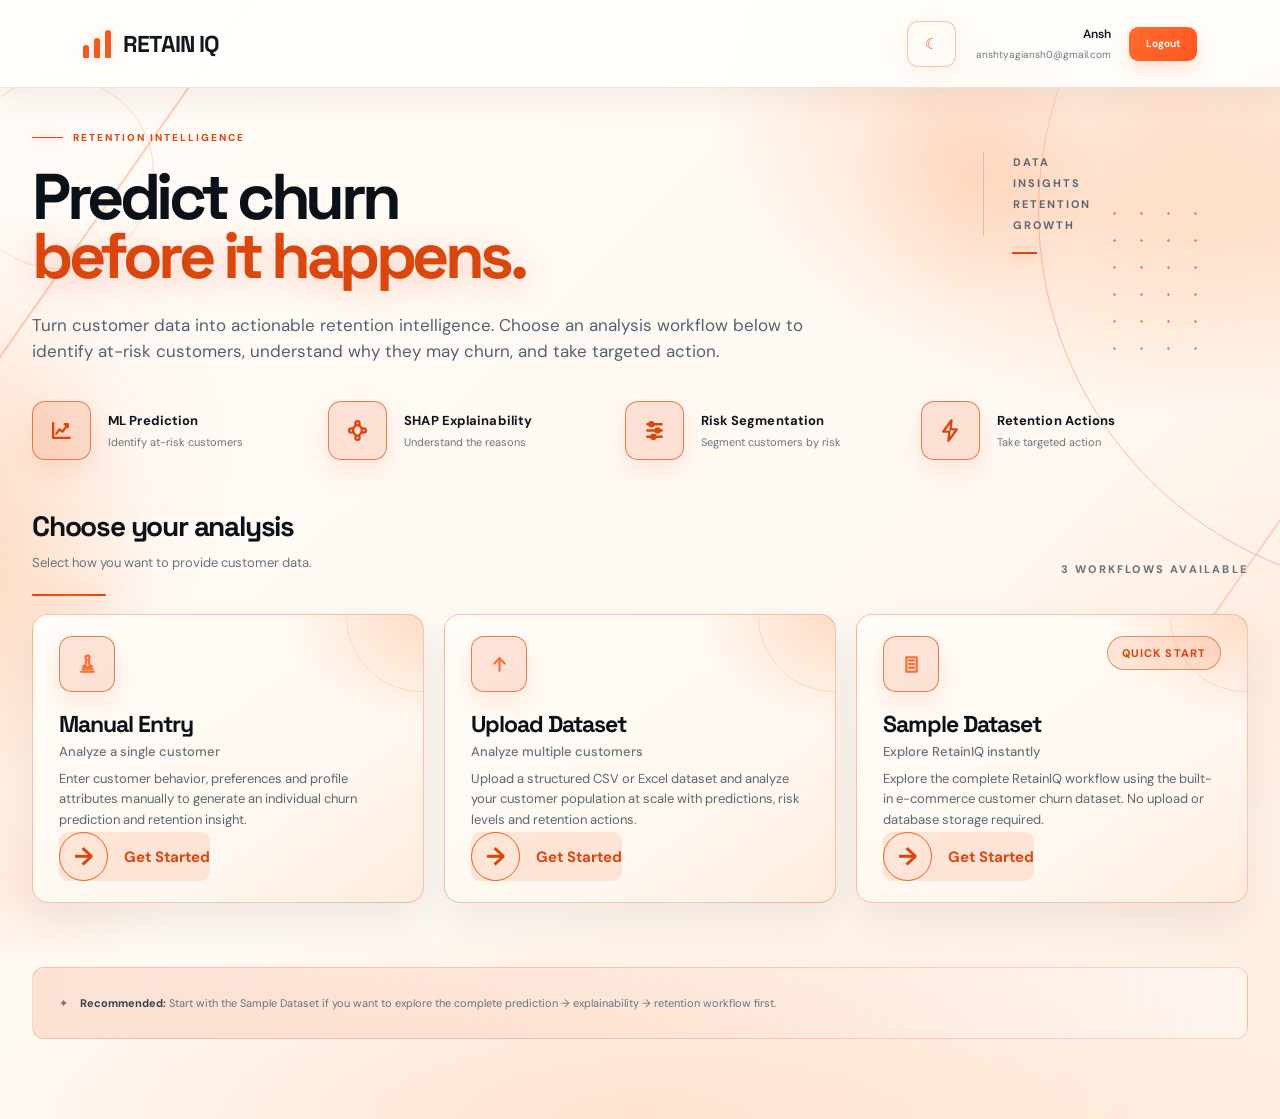
<file: templates/dashboard.html>
<!DOCTYPE html>
<html lang="en">
<head>
<meta charset="UTF-8">
<meta name="viewport" content="width=device-width, initial-scale=1.0">
<title>RetainIQ | Retention Intelligence</title>
<link rel="preconnect" href="https://fonts.googleapis.com">
<link rel="preconnect" href="https://fonts.gstatic.com" crossorigin>
<link href="https://fonts.googleapis.com/css2?family=DM+Sans:wght@400;500;600;700&family=Space+Grotesk:wght@500;600;700&display=swap" rel="stylesheet">

<style>
:root{
  --bg:#080a0b;
  --bg2:#100b09;
  --surface:#0d1214;
  --surface2:#111719;
  --surface3:#151c1f;
  --line:rgba(255,255,255,.09);
  --line-soft:rgba(255,255,255,.055);
  --text:#f4f5f6;
  --text-2:#c7ced1;
  --muted:#849096;
  --dim:#5f6b71;
  --orange:#ff6a2a;
  --orange-2:#ff8b4d;
  --green:#2ac28b;
  --shadow:0 24px 70px rgba(0,0,0,.28);
}

*{box-sizing:border-box;margin:0;padding:0}

html{scroll-behavior:smooth}

body{
  min-height:100vh;
  color:var(--text);
  font-family:"DM Sans",Arial,sans-serif;
  background:
    radial-gradient(900px 560px at 88% 8%,rgba(255,106,42,.13),transparent 62%),
    radial-gradient(760px 520px at 2% 48%,rgba(255,106,42,.065),transparent 68%),
    radial-gradient(700px 450px at 55% 105%,rgba(255,77,20,.045),transparent 72%),
    linear-gradient(135deg,#07090a 0%,#090b0c 46%,#130c09 100%);
  overflow-x:hidden;
  -webkit-font-smoothing:antialiased;
}

body.light{
  --bg:#fcfaf6;
  --bg2:#fff4ea;
  --surface:#1a1d1f;
  --surface2:#fffdf9;
  --surface3:#fff7ef;
  --line:rgba(30,24,19,.105);
  --line-soft:rgba(30,24,19,.065);
  --text:#0b1118;
  --text-2:#43505a;
  --muted:#69757d;
  --dim:#8b9499;
  --orange:#ff641f;
  --orange-2:#f36b2a;
  --shadow:0 24px 70px rgba(70,43,24,.10);
  background:
    radial-gradient(850px 500px at 83% 4%,rgba(255,147,83,.22),transparent 23%),
    radial-gradient(520px 430px at 1% 62%,rgba(255,177,116,.20),transparent 67%),
    radial-gradient(620px 390px at 51% 106%,rgba(255,126,54,.085),transparent 72%),
    #fcfaf6;
}

body:before{
  content:"";
  position:fixed;
  width:760px;height:760px;
  right:-610px;top:130px;
  border:1px solid rgba(255,106,42,.15);
  border-radius:50%;
  pointer-events:none;
  z-index:0;
}

body:after{
  content:"";
  position:fixed;
  inset:0;
  pointer-events:none;
  z-index:0;
  background:
    linear-gradient(116deg,transparent 0 24%,rgba(255,106,42,.055) 24.05%,transparent 24.15%),
    linear-gradient(116deg,transparent 0 79%,rgba(255,106,42,.035) 79.05%,transparent 79.15%);
  opacity:.8;
}

a{color:inherit}

button{font-family:inherit}

.header{
  height:84px;
  position:sticky;
  top:0;
  z-index:100;
  display:flex;
  align-items:center;
  justify-content:space-between;
  padding:0 clamp(24px,6.7vw,116px);
  background:rgba(7,9,10,.88);
  border-bottom:1px solid var(--line);
  backdrop-filter:blur(20px);
}

body.light .header{
  background:rgba(250,251,252,.88);
}

.logo{
  display:flex;
  align-items:center;
  gap:12px;
  color:var(--text);
  font-family:"Space Grotesk",sans-serif;
  font-size:23px;
  font-weight:700;
  letter-spacing:-.9px;
}

.logo-mark{
  width:28px;height:29px;
  position:relative;
  display:flex;
  align-items:flex-end;
  gap:5px;
}
.logo-mark i{
  display:block;
  width:6px;
  border-radius:4px 4px 1px 1px;
  background:var(--orange);
  box-shadow:0 0 18px rgba(255,106,42,.18);
}
.logo-mark i:nth-child(1){height:13px}
.logo-mark i:nth-child(2){height:20px}
.logo-mark i:nth-child(3){height:28px}

.header-right{
  display:flex;
  align-items:center;
  gap:18px;
}

.engine{
  display:flex;
  align-items:center;
  gap:8px;
  padding:9px 13px;
  border:1px solid rgba(42,194,139,.22);
  border-radius:999px;
  background:rgba(42,194,139,.035);
  color:#93a49d;
  font-size:10px;
  font-weight:600;
}
.engine:before{
  content:"";
  width:6px;height:6px;
  border-radius:50%;
  background:var(--green);
  box-shadow:0 0 0 4px rgba(42,194,139,.07);
}

.account{
  display:flex;
  align-items:center;
  gap:14px;
}
.account-info{text-align:right}
.account-name{font-size:11px;color:var(--text);font-weight:600}
.account-email{font-size:9px;color:var(--muted);margin-top:2px}

.logout{
  height:40px;
  padding:0 18px;
  border:0;
  border-radius:9px;
  color:#fff;
  background:linear-gradient(135deg,#ff6b2b,#f4511e);
  box-shadow:0 8px 20px rgba(255,91,35,.22);
  cursor:pointer;
  font-size:11px;
  font-weight:700;
  transition:transform .2s ease,box-shadow .2s ease,background .2s ease;
}
.logout:hover{
  background:linear-gradient(135deg,#ff5f1d,#e94a17);
  box-shadow:0 10px 24px rgba(255,91,35,.30);
  transform:translateY(-1px);
}

.theme-toggle{
  width:40px;height:40px;
  border:1px solid var(--line);
  border-radius:10px;
  background:var(--surface);
  color:var(--text-2);
  cursor:pointer;
  font-size:15px;
  transition:.2s;
}
.theme-toggle:hover{
  border-color:rgba(255,106,42,.4);
  color:var(--orange-2);
  transform:translateY(-1px);
}

.container{
  width:min(1305px,calc(100% - 64px));
  margin:auto;
  padding:82px 0 80px;
  position:relative;
  z-index:2;
}

.hero{
  max-width:860px;
}

.eyebrow{
  display:flex;
  align-items:center;
  gap:10px;
  margin-bottom:18px;
  color:var(--orange-2);
  font-size:10px;
  font-weight:800;
  letter-spacing:2.2px;
}
.eyebrow:before{
  content:"";
  width:29px;height:1px;
  background:var(--orange);
}

.hero h1{
  max-width:800px;
  font-family:"Space Grotesk",sans-serif;
  font-size:clamp(50px,5.1vw,72px);
  line-height:.96;
  letter-spacing:-4px;
  color:var(--text);
}
.hero h1 span{
  display:block;
  color:var(--orange);
  text-shadow:0 0 40px rgba(255,106,42,.10);
}
.hero p{
  max-width:760px;
  margin-top:24px;
  color:var(--muted);
  font-size:15px;
  line-height:1.8;
}

.capabilities{
  display:grid;
  grid-template-columns:repeat(4,1fr);
  gap:28px;
  margin-top:55px;
  max-width:1120px;
}
.capability{
  display:flex;
  align-items:center;
  gap:13px;
  min-width:0;
}
  .cap-icon{
  flex:0 0 36px;
  width:36px;height:36px;
  display:grid;
  place-items:center;
  border:1px solid rgba(255,106,42,.30);
  border-radius:10px;
  color:var(--orange);
  background:rgba(255,106,42,.035);
  font-size:14px;
}
.cap-icon svg{
  width:17px;
  height:17px;
  display:block;
  fill:none;
  stroke:currentColor;
  stroke-width:1.7;
  stroke-linecap:round;
  stroke-linejoin:round;
}
.capability strong{
  display:block;
  color:var(--text);
  font-size:11px;
  font-weight:700;
}
.capability small{
  display:block;
  margin-top:3px;
  color:var(--muted);
  font-size:9px;
}

.workflow-head{
  margin-top:76px;
  margin-bottom:19px;
  display:flex;
  justify-content:space-between;
  align-items:flex-end;
}
.workflow-head h2{
  font-family:"Space Grotesk",sans-serif;
  font-size:24px;
  letter-spacing:-1px;
  color:var(--text);
}
.workflow-head p{
  margin-top:5px;
  color:var(--muted);
  font-size:10px;
}
.workflow-count{
  color:var(--muted);
  font-size:9px;
  font-weight:800;
  letter-spacing:2px;
  text-transform:uppercase;
}

.workflows{
  display:grid;
  grid-template-columns:repeat(3,1fr);
  gap:18px;
}

.card{
  min-height:350px;
  position:relative;
  overflow:hidden;
  padding:26px;
  border:1px solid var(--line);
  border-radius:17px;
  background:
    radial-gradient(180px 120px at 100% 0%,rgba(255,106,42,.08),transparent 72%),
    linear-gradient(145deg,#101517,#0c1113);
  box-shadow:var(--shadow);
  transition:transform .25s ease,border-color .25s ease,box-shadow .25s ease;
}

body.light .card{
  background:
    radial-gradient(180px 120px at 100% 0%,rgba(255,106,42,.07),transparent 72%),
    #fff;
}

.card:hover{
  transform:translateY(-5px);
  border-color:rgba(255,106,42,.42);
  box-shadow:0 28px 80px rgba(0,0,0,.34),0 0 34px rgba(255,106,42,.10);
}

.card:after{
  content:"";
  position:absolute;
  width:150px;height:150px;
  right:-75px;top:-75px;
  border:1px solid rgba(255,106,42,.10);
  border-radius:50%;
}

.card-top{
  display:flex;
  align-items:flex-start;
  justify-content:space-between;
}

.card-icon{
  width:48px;height:48px;
  display:grid;
  place-items:center;
  border:1px solid rgba(255,106,42,.28);
  border-radius:13px;
  color:var(--orange);
  background:rgba(255,106,42,.045);
  font-size:17px;
}

.badge{
  padding:7px 10px;
  border:1px solid rgba(255,106,42,.25);
  border-radius:999px;
  color:var(--orange-2);
  background:rgba(255,106,42,.04);
  font-size:8px;
  font-weight:800;
  letter-spacing:1.1px;
}

.card h3{
  margin-top:29px;
  font-family:"Space Grotesk",sans-serif;
  color:var(--text);
  font-size:21px;
  letter-spacing:-.7px;
}
.card .subtitle{
  margin-top:7px;
  color:var(--muted);
  font-size:11px;
  font-weight:500;
}
.card .description{
  max-width:340px;
  margin-top:19px;
  color:var(--text-2);
  font-size:11px;
  line-height:1.7;
}

.card-bottom{
  position:absolute;
  left:26px;right:26px;bottom:24px;
  padding-top:17px;
  border-top:1px solid var(--line-soft);
  display:flex;
  align-items:center;
  justify-content:space-between;
  gap:10px;
}

.card-meta{
  color:var(--dim);
  font-size:9px;
}
.card-meta strong{
  display:block;
  color:var(--text-2);
  font-size:9px;
  margin-bottom:2px;
}

.start{
  display:inline-flex;
  align-items:center;
  gap:7px;
  min-height:37px;
  padding:0 14px;
  border:1px solid rgba(255,106,42,.25);
  border-radius:9px;
  color:var(--orange-2);
  background:rgba(255,106,42,.04);
  text-decoration:none;
  font-size:10px;
  font-weight:700;
  transition:.2s;
}
.start:hover{
  color:#fff;
  background:var(--orange);
  border-color:var(--orange);
  box-shadow:0 9px 25px rgba(255,106,42,.2);
}

.quick-note{
  margin-top:20px;
  padding:15px 17px;
  display:flex;
  align-items:center;
  gap:12px;
  border:1px solid var(--line-soft);
  border-radius:12px;
  background:rgba(255,255,255,.018);
  color:var(--muted);
  font-size:10px;
}
.quick-note b{color:var(--text-2)}

.footer{
  margin-top:56px;
  padding-top:18px;
  border-top:1px solid var(--line-soft);
  display:flex;
  justify-content:space-between;
  color:var(--dim);
  font-size:9px;
}
.footer strong{color:var(--text-2)}

@media(max-width:950px){
  .container{width:calc(100% - 40px);padding-top:60px}
  .capabilities{grid-template-columns:repeat(2,1fr);gap:24px}
  .workflows{grid-template-columns:1fr}
  .card{min-height:330px}
  .account{display:none}
}

@media(max-width:620px){
  .header{height:70px;padding:0 18px}
  .engine{display:none}
  .container{width:calc(100% - 28px);padding-top:44px}
  .hero h1{font-size:46px;letter-spacing:-2.8px}
  .hero p{font-size:13px}
  .capabilities{grid-template-columns:1fr;gap:17px;margin-top:40px}
  .workflow-head{display:block;margin-top:55px}
  .workflow-count{display:block;margin-top:12px}
  .workflows{gap:14px}
  .card{padding:22px;min-height:330px}
  .card-bottom{left:22px;right:22px}
  .footer{display:block;line-height:1.8}
}
</style>

<style id="final-light-theme">
/* =========================================================
   RETAIN IQ — FINAL LIGHT MODE
   Warm ivory, orange glow, no cold/washed-out white UI.
   ========================================================= */

body.light{
  background:
    radial-gradient(720px 470px at 88% 4%,rgba(255,133,65,.22),transparent 64%),
    radial-gradient(510px 420px at 0% 58%,rgba(255,181,120,.20),transparent 67%),
    linear-gradient(135deg,#fffdfa 0%,#fcf8f2 55%,#fff0e4 100%);
}

body.light:before{
  border-color:rgba(255,106,42,.20);
  box-shadow:0 0 90px rgba(255,106,42,.055);
}

body.light:after{
  background:
    linear-gradient(116deg,transparent 0 24%,rgba(255,106,42,.095) 24.05%,transparent 24.16%),
    linear-gradient(116deg,transparent 0 79%,rgba(255,106,42,.07) 79.05%,transparent 79.16%);
  opacity:1;
}

/* Warm header rather than sterile white */
body.light .header{
  background:rgba(255,253,249,.91);
  border-bottom-color:rgba(45,31,21,.09);
  box-shadow:0 8px 30px rgba(73,45,26,.045);
}

/* Make the orange identity more obvious */
body.light .logo-mark i{
  box-shadow:0 0 18px rgba(255,106,42,.24);
}

body.light .hero h1{
  color:#0a1118;
  text-shadow:0 1px 0 rgba(255,255,255,.55);
}

body.light .hero h1 span{
  color:#f05f21;
  text-shadow:0 7px 28px rgba(255,106,42,.10);
}

body.light .hero p{
  color:#5f6c74;
}

body.light .eyebrow{
  color:#e95d21;
}

/* Capability blocks get the same warm treatment */
body.light .cap-icon{
  border-color:rgba(255,106,42,.34);
  color:#f26022;
  background:rgba(255,106,42,.055);
}

body.light .capability strong{
  color:#10161c;
}

body.light .capability small{
  color:#68757d;
}

/* Section heading */
body.light .workflow-head h2{
  color:#0a1118;
}
body.light .workflow-head p{
  color:#68747c;
}
body.light .workflow-count{
  color:#68747c;
}

/* Cards: stronger orange shade without becoming orange blocks */
body.light .card{
  border-color:rgba(231,104,44,.20);
  background:
    radial-gradient(230px 170px at 100% 0%,rgba(255,132,67,.19),transparent 72%),
    radial-gradient(190px 150px at 0% 100%,rgba(255,183,126,.08),transparent 75%),
    linear-gradient(145deg,#fffdf9 0%,#fff9f2 58%,#fff2e8 100%);
  box-shadow:
    0 24px 65px rgba(70,43,24,.10),
    inset 0 1px 0 rgba(255,255,255,.9);
}

body.light .card:hover{
  border-color:rgba(255,106,42,.40);
  box-shadow:
    0 30px 80px rgba(70,43,24,.14),
    0 0 36px rgba(255,106,42,.065);
}

body.light .card:after{
  border-color:rgba(255,106,42,.13);
}

body.light .card-icon{
  border-color:rgba(255,106,42,.35);
  color:#f26022;
  background:
    linear-gradient(145deg,rgba(255,255,255,.55),rgba(255,106,42,.08));
  box-shadow:0 8px 24px rgba(255,106,42,.06);
}

body.light .badge{
  border-color:rgba(255,106,42,.30);
  color:#ef6024;
  background:rgba(255,106,42,.055);
}

body.light .card h3{
  color:#0a1118;
}

body.light .card .subtitle{
  color:#66737b;
}

body.light .card .description{
  color:#4d5a62;
}

body.light .card-bottom{
  border-top-color:rgba(45,31,21,.075);
}

body.light .card-meta{
  color:#7b878e;
}

body.light .card-meta strong{
  color:#46525a;
}

/* CTA: orange, but still clean */
body.light .start{
  color:#ed5d21;
  border-color:rgba(255,106,42,.38);
  background:linear-gradient(145deg,rgba(255,255,255,.5),rgba(255,106,42,.065));
}

body.light .start:hover{
  color:#fff;
  background:#ff641f;
  border-color:#ff641f;
}

/* Recommendation strip */
body.light .quick-note{
  border-color:rgba(231,104,44,.13);
  background:
    linear-gradient(90deg,rgba(255,106,42,.055),rgba(255,255,255,.35));
  color:#69757d;
}

body.light .quick-note b{
  color:#37434b;
}

/* Light mode control */
body.light .theme-toggle{
  border-color:rgba(255,106,42,.28);
  color:#ef6225;
  background:rgba(255,250,244,.88);
  box-shadow:0 7px 20px rgba(255,106,42,.07);
}

body.light .theme-toggle:hover{
  border-color:rgba(255,106,42,.48);
  background:#fff5ed;
}

/* Orange login/logout treatment remains coherent */
body.light .logout{
  background:linear-gradient(135deg,#ff6826,#f45b1d);
  box-shadow:0 10px 25px rgba(255,106,42,.20);
}

/* Footer */
body.light .footer{
  border-top-color:rgba(45,31,21,.08);
  color:#89939a;
}
body.light .footer strong{
  color:#526068;
}

/* Small orange atmosphere at the edges of the workflow section */
body.light .workflows{
  position:relative;
}
body.light .workflows:before{
  content:"";
  position:absolute;
  width:320px;
  height:180px;
  left:-160px;
  bottom:-70px;
  background:radial-gradient(ellipse,rgba(255,154,93,.13),transparent 70%);
  pointer-events:none;
  z-index:-1;
}

/* Keep the warm theme responsive */
/* Higher-contrast orange accents for light mode */
body.light{
  --orange:#e95318;
  --orange-2:#d94d16;
}

body.light .eyebrow:before{
  background:#e95318;
  box-shadow:0 0 10px rgba(233,83,24,.28);
}

body.light .hero h1 span{
  color:#df4f17;
  text-shadow:0 7px 28px rgba(233,83,24,.18);
}

body.light .cap-icon,
body.light .card-icon,
body.light .badge,
body.light .start,
body.light .theme-toggle{
  border-color:rgba(217,77,22,.48);
}

body.light .cap-icon,
body.light .card-icon{
  color:#df4f17;
  background:rgba(233,83,24,.09);
}

body.light .card:after{
  border-color:rgba(217,77,22,.24);
}

body.light .start,
body.light .badge{
  color:#d94d16;
  background:rgba(233,83,24,.08);
}

body.light .quick-note{
  border-color:rgba(217,77,22,.22);
  background:linear-gradient(90deg,rgba(233,83,24,.09),rgba(255,255,255,.42));
}

@media(max-width:620px){
  body.light .card{
    background:
      radial-gradient(190px 130px at 100% 0%,rgba(255,132,67,.20),transparent 72%),
      linear-gradient(145deg,#fffdf9,#fff5ec);
  }
}
</style>

<style id="reference-preview-overrides">
/* Reference preview: spacious warm light dashboard layout */
body.light{
  --text:#101820;
  --text-2:#53616c;
  --muted:#687681;
  --orange:#f35a16;
  --orange-2:#ed5718;
  background:
    radial-gradient(690px 430px at 79% 7%,rgba(255,160,103,.34),transparent 67%),
    radial-gradient(360px 330px at 0% 67%,rgba(255,184,122,.28),transparent 69%),
    linear-gradient(135deg,#fffdf9 0%,#fffaf5 55%,#fff1e6 100%);
}

body.light:before{
  width:720px;height:720px;
  right:-555px;top:180px;
  border-color:rgba(243,90,22,.42);
  box-shadow:none;
}

body.light:after{
  background:
    linear-gradient(118deg,transparent 0 26.5%,rgba(243,90,22,.13) 26.55%,transparent 26.66%),
    linear-gradient(118deg,transparent 0 78%,rgba(243,90,22,.13) 78.05%,transparent 78.16%);
  opacity:1;
}

body.light .header{
  height:88px;
  padding:0 clamp(24px,6.45vw,117px);
  background:rgba(255,255,253,.88);
  border-bottom-color:rgba(33,42,48,.13);
  box-shadow:0 4px 18px rgba(67,48,30,.025);
}

body.light .logo{font-size:23px;color:#101820}
body.light .logo-mark{gap:5px}
body.light .logo-mark i{background:#f15b20}
body.light .engine{
  padding:9px 14px;
  border-color:rgba(35,126,94,.24);
  color:#202b31;
  background:rgba(255,255,255,.58);
}
body.light .account-name{color:#101820}
body.light .logout{
  height:34px;
  padding:0 17px;
  border-radius:9px;
  color:#fff;
  background:linear-gradient(135deg,#ff6b2b,#ff5722);
  box-shadow:0 7px 16px rgba(255,91,35,.18);
  font-size:10px;
  letter-spacing:.1px;
  transition:transform .2s ease,box-shadow .2s ease,background .2s ease;
}
body.light .logout:hover{
  background:linear-gradient(135deg,#ff5f1d,#f04b19);
  box-shadow:0 9px 20px rgba(255,91,35,.25);
  transform:translateY(-1px);
}
body.light .theme-toggle{
  width:49px;height:46px;
  border-radius:11px;
  color:#f15b20;
  background:rgba(255,250,245,.72);
  border-color:rgba(243,90,22,.34);
}

body.light .container{
  width:min(1409px,calc(100% - 64px));
  padding:14px 0 80px;
}
body.light .hero{max-width:900px}
body.light .eyebrow{
  margin-bottom:24px;
  color:#ed5315;
  letter-spacing:2px;
}
body.light .eyebrow:before{width:31px;background:#f05a18}
body.light .hero h1{
  max-width:820px;
  font-size:clamp(54px,4.15vw,76px);
  line-height:.96;
  letter-spacing:-4px;
}
body.light .hero h1 span{color:#e95216}
body.light .hero p{
  max-width:820px;
  margin-top:25px;
  color:#5d6b76;
  font-size:16px;
  line-height:1.8;
}

body.light .capabilities{
  max-width:1120px;
  margin-top:47px;
  gap:68px;
}
body.light .capability{gap:15px}
body.light .cap-icon{
  flex-basis:52px;
  width:52px;height:52px;
  border-radius:13px;
  border-color:rgba(243,90,22,.55);
  color:#f15a17;
  background:rgba(255,248,241,.6);
  font-size:18px;
}
body.light .capability strong{font-size:13px}
body.light .capability small{font-size:11px;margin-top:5px}

body.light .workflow-head{
  margin-top:53px;
  margin-bottom:15px;
}
body.light .workflow-head h2{font-size:26px;letter-spacing:-1.2px}
body.light .workflow-head p{font-size:11px;margin-top:6px}
body.light .workflow-count{font-size:10px;letter-spacing:2.2px}
body.light .workflows{gap:19px}
body.light .card{
  min-height:350px;
  padding:21px 26px;
  border-radius:16px;
  border-color:rgba(238,111,57,.28);
  background:
    radial-gradient(150px 125px at 100% 0%,rgba(255,155,101,.18),transparent 72%),
    linear-gradient(145deg,#fffefa,#fffaf6 70%,#fff6ee);
  box-shadow:0 15px 38px rgba(93,54,27,.07),inset 0 1px 0 rgba(255,255,255,.95);
}
body.light .card:after{border-color:rgba(243,90,22,.18)}
body.light .card-icon{
  width:53px;height:53px;
  border-radius:13px;
  border-color:rgba(243,90,22,.48);
  color:#f15a17;
  background:rgba(255,246,237,.72);
}
body.light .badge{color:#ed5718;border-color:rgba(243,90,22,.45);background:rgba(255,247,240,.62)}
body.light .card h3{margin-top:18px;font-size:23px;letter-spacing:-1px}
body.light .card .subtitle{margin-top:4px;font-size:13px}
body.light .card .description{max-width:390px;margin-top:12px;color:#596773;font-size:12px;line-height:1.58}
body.light .card-bottom{
  left:26px;right:26px;bottom:18px;
  padding-top:0;
  border-top:0;
  justify-content:flex-start;
}
body.light .card-meta{display:none}
body.light .start{
  min-height:43px;
  padding:0;
  gap:16px;
  border:0;
  background:transparent;
  color:#f05a17;
  font-size:13px;
}
body.light .start:before{
  content:'→';
  width:43px;height:43px;
  display:grid;place-items:center;
  border:1.5px solid #f05a17;
  border-radius:50%;
  font-size:23px;
  line-height:1;
}
body.light .start:hover{background:transparent;color:#d94d16;box-shadow:none}
body.light .quick-note{display:none}
body.light .footer{margin-top:45px}

@media(max-width:950px){
  body.light .container{width:calc(100% - 40px)}
  body.light .capabilities{gap:24px}
}
@media(max-width:620px){
  body.light .header{height:70px;padding:0 18px}
  body.light .container{width:calc(100% - 28px);padding-top:44px}
  body.light .hero h1{font-size:46px;letter-spacing:-2.8px}
  body.light .capabilities{margin-top:40px}
  body.light .card{padding:22px;min-height:330px}
  body.light .card-bottom{left:22px;right:22px}
}
</style>

<style id="professional-polish">
/* Refined visual system: subtle depth, structure, and premium spacing */
body{
  background-color:var(--bg);
  background-image:
    linear-gradient(rgba(255,255,255,.018) 1px,transparent 1px),
    linear-gradient(90deg,rgba(255,255,255,.018) 1px,transparent 1px),
    radial-gradient(900px 600px at 88% 4%,rgba(255,106,42,.16),transparent 64%),
    radial-gradient(700px 500px at -5% 52%,rgba(255,106,42,.075),transparent 68%),
    linear-gradient(135deg,#07090a 0%,#0a0d0e 52%,#140c08 100%);
  background-size:48px 48px,48px 48px,auto,auto,auto;
}

body.light{
  background-color:#fffaf5;
  background-image:
    linear-gradient(rgba(101,65,39,.035) 1px,transparent 1px),
    linear-gradient(90deg,rgba(101,65,39,.035) 1px,transparent 1px),
    radial-gradient(760px 500px at 82% 0%,rgba(255,151,91,.30),transparent 66%),
    radial-gradient(500px 430px at -4% 58%,rgba(255,189,133,.22),transparent 69%),
    linear-gradient(135deg,#fffdfa 0%,#fffaf5 52%,#fff0e4 100%);
  background-size:48px 48px,48px 48px,auto,auto,auto;
}

.header{
  border-bottom-color:rgba(255,255,255,.12);
  box-shadow:0 10px 35px rgba(0,0,0,.12);
}
body.light .header{
  border-bottom-color:rgba(119,68,35,.14);
  box-shadow:0 10px 30px rgba(99,57,28,.07);
}

.container{padding-top:76px}
.hero{position:relative}
.hero:after{
  content:"";
  position:absolute;
  width:190px;height:190px;
  left:-70px;top:-54px;
  border:1px solid rgba(255,106,42,.12);
  border-radius:50%;
  pointer-events:none;
  z-index:-1;
}
body.light .hero:after{border-color:rgba(230,78,20,.18)}

.hero h1{text-wrap:balance}
.hero p{max-width:700px;color:color-mix(in srgb,var(--muted) 88%,transparent)}

.capabilities{
  padding:20px 22px;
  border:1px solid var(--line-soft);
  border-radius:16px;
  background:rgba(255,255,255,.018);
  box-shadow:inset 0 1px 0 rgba(255,255,255,.025);
}
body.light .capabilities{
  border-color:rgba(217,77,22,.15);
  background:rgba(255,255,255,.42);
  box-shadow:0 12px 35px rgba(105,60,29,.055),inset 0 1px 0 rgba(255,255,255,.85);
}

.capability{min-height:52px}
.capability strong{letter-spacing:.1px}

.workflow-head{position:relative}
.workflow-head:after{
  content:"";
  position:absolute;
  left:0;bottom:-19px;
  width:74px;height:2px;
  border-radius:2px;
  background:linear-gradient(90deg,var(--orange),var(--orange-2),var(--orange));
  background-size:200% 100%;
  box-shadow:0 0 16px rgba(255,106,42,.35);
  animation:accentLineFlow 2.8s ease-in-out infinite;
}

@keyframes accentLineFlow{
  0%,100%{
    background-position:0% 50%;
    transform:scaleX(.82);
    transform-origin:left center;
    opacity:.72;
  }
  50%{
    background-position:100% 50%;
    transform:scaleX(1);
    opacity:1;
  }
}

@media(prefers-reduced-motion:reduce){
  .workflow-head:after{animation:none}
}
body.light .workflow-head:after{box-shadow:0 0 16px rgba(233,83,24,.28)}

.card{
  border-color:rgba(255,255,255,.12);
  background:
    linear-gradient(155deg,rgba(255,255,255,.045),rgba(255,255,255,.012)),
    radial-gradient(240px 150px at 100% 0%,rgba(255,106,42,.12),transparent 72%),
    #0d1315;
  box-shadow:0 18px 45px rgba(0,0,0,.22),inset 0 1px 0 rgba(255,255,255,.035);
}
body.light .card{
  border-color:rgba(225,92,35,.25);
  box-shadow:0 18px 45px rgba(104,60,30,.09),inset 0 1px 0 rgba(255,255,255,.95);
}
.card:hover{transform:translateY(-7px)}
.card-icon{box-shadow:0 10px 25px rgba(255,106,42,.08)}
.card h3{font-weight:700}
.start{transition:transform .2s ease,background .2s ease,box-shadow .2s ease}
.start:hover{transform:translateX(2px)}

@media(max-width:620px){
  body{background-size:34px 34px,34px 34px,auto,auto,auto}
  body.light{background-size:34px 34px,34px 34px,auto,auto,auto}
  .container{padding-top:44px}
  .capabilities{padding:16px}
}
</style>

<style id="reference-exact-layout">
/* Reference-matched light dashboard layout */
.main-nav{display:flex;align-items:center;gap:36px;margin-left:auto;margin-right:54px}
.main-nav a{position:relative;text-decoration:none;color:var(--text);font-size:13px;font-weight:700;padding:34px 0 31px}
.main-nav a.active,.main-nav a:hover{color:#f15a17}
.main-nav a.active:after{content:"";position:absolute;left:0;right:0;bottom:16px;height:2px;background:#f15a17}
body.light .main-nav a{color:#101820}
body.light .main-nav a.active,body.light .main-nav a:hover{color:#f15a17}
body.light .header-right{gap:20px}
body.light .container{padding-top:43px}
body.light .hero{max-width:920px}
body.light .hero h1{font-size:clamp(64px,5.05vw,82px);line-height:.91;letter-spacing:-4.5px}
body.light .hero p{margin-top:26px;max-width:820px;font-size:17px;line-height:1.55;color:#536273}
body.light .capabilities{margin-top:37px;padding:0;border:0;background:transparent;box-shadow:none;max-width:1120px;gap:65px}
body.light .capability{min-height:58px;gap:17px}
body.light .cap-icon{width:59px;height:59px;flex-basis:59px;border-radius:13px;background:rgba(255,248,241,.72);border-color:rgba(243,90,22,.55)}
body.light .cap-icon svg{width:25px;height:25px;stroke-width:2.2}
body.light .capability strong{font-size:13px}
body.light .capability small{font-size:11px;margin-top:6px}
body.light .workflow-head{margin-top:48px;margin-bottom:15px}
body.light .workflow-head h2{font-size:28px}
body.light .workflow-head p{font-size:13px;margin-top:6px}
body.light .workflow-count{font-size:11px}
body.light .workflows{gap:20px}
body.light .card{min-height:289px;padding:21px 26px;border-radius:16px;background:linear-gradient(145deg,rgba(255,255,255,.9),rgba(255,250,246,.82));box-shadow:0 18px 38px rgba(69,53,39,.08)}
body.light .card-icon{width:56px;height:56px;border-radius:13px}
body.light .card-icon svg{width:25px;height:25px;fill:none;stroke:currentColor;stroke-width:2;stroke-linecap:round;stroke-linejoin:round}

/* Keep workflow logos orange in dark mode as in the reference */
.card-icon{
  color:#ff6a2a;
}
.card-icon svg{
  width:22px;
  height:22px;
  fill:none;
  stroke:#ff6a2a;
  stroke-width:1.8;
  stroke-linecap:round;
  stroke-linejoin:round;
}
.card-icon svg *{
  stroke:#ff6a2a;
}

body.light .card h3{margin-top:17px;font-size:23px}
body.light .card .subtitle{font-size:13px}
body.light .card .description{margin-top:9px;font-size:13px;line-height:1.55;max-width:390px}
body.light .card-bottom{bottom:18px}
body.light .start{font-size:15px;font-weight:700;gap:16px}
body.light .start:before{width:47px;height:47px;font-size:25px}
body.light .badge{font-size:11px;padding:9px 14px}
body.light .footer{display:none}

@media(max-width:1100px){.main-nav{gap:20px;margin-right:20px}.header{padding:0 34px}}
@media(max-width:950px){.main-nav{display:none}body.light .hero h1{font-size:clamp(54px,8vw,76px)}body.light .capabilities{gap:24px}}
@media(max-width:620px){body.light .container{padding-top:44px}body.light .hero h1{font-size:46px;letter-spacing:-2.8px}body.light .hero p{font-size:13px}body.light .capabilities{padding:16px;gap:17px}body.light .card{min-height:330px}}
</style>

<style id="ambient-motion">
/* Subtle ambient motion keeps the dashboard feeling alive. */
body:before{
  animation:ambientOrbit 18s ease-in-out infinite alternate;
}
body:after{
  animation:ambientSweep 14s ease-in-out infinite alternate;
}
body .container:before,
body .container:after{
  content:"";
  position:fixed;
  pointer-events:none;
  z-index:-1;
  border-radius:50%;
  filter:blur(2px);
}
body .container:before{
  width:420px;
  height:420px;
  top:20vh;
  left:-260px;
  background:radial-gradient(circle,rgba(255,106,42,.075),transparent 68%);
  animation:glowDrift 20s ease-in-out infinite alternate;
}
body .container:after{
  width:520px;
  height:280px;
  right:-300px;
  bottom:8vh;
  background:radial-gradient(ellipse,rgba(255,106,42,.06),transparent 70%);
  animation:glowDriftReverse 24s ease-in-out infinite alternate;
}
@keyframes ambientOrbit{
  from{transform:translate3d(0,-10px,0) rotate(-2deg)}
  to{transform:translate3d(-28px,22px,0) rotate(3deg)}
}
@keyframes ambientSweep{
  from{background-position:0 0,0 0;opacity:.62}
  to{background-position:18px -12px,-24px 14px;opacity:1}
}
@keyframes glowDrift{
  from{transform:translate3d(0,0,0) scale(.9);opacity:.45}
  to{transform:translate3d(170px,80px,0) scale(1.18);opacity:1}
}
@keyframes glowDriftReverse{
  from{transform:translate3d(0,0,0) scale(1);opacity:.4}
  to{transform:translate3d(-130px,-65px,0) scale(1.2);opacity:.9}
}
@media(prefers-reduced-motion:reduce){
  body:before,body:after,body .container:before,body .container:after{animation:none}
}
</style>

<style id="responsive-clarity">
/* Responsive clarity: preserve hierarchy and readability on every screen. */
@media (max-width:1200px){
  .header{padding-left:clamp(24px,4vw,60px);padding-right:clamp(24px,4vw,60px)}
  .container{width:min(1120px,calc(100% - 48px))}
  .capabilities{gap:28px}
  .hero h1{font-size:clamp(54px,6vw,72px)}
}

@media (max-width:950px){
  .header{height:76px}
  .main-nav{display:none}
  .header-right{gap:12px}
  .account{display:none}
  .container{width:calc(100% - 40px);padding-top:58px}
  .hero{max-width:760px}
  .hero h1{font-size:clamp(52px,8vw,72px);letter-spacing:-3.4px}
  .hero p{max-width:680px;font-size:14px}
  .capabilities{
    grid-template-columns:repeat(2,minmax(0,1fr));
    gap:18px 28px;
    max-width:760px;
  }
  .workflows{grid-template-columns:repeat(2,minmax(0,1fr));align-items:stretch}
  .card{min-height:350px}
  .workflows .card:last-child{grid-column:1/-1;max-width:calc(50% - 9px)}
}

@media (max-width:680px){
  .header{height:68px;padding:0 16px}
  .logo{font-size:19px;gap:9px}
  .logo-mark{width:23px;height:24px;gap:4px}
  .logo-mark i{width:5px}
  .logo-mark i:nth-child(1){height:11px}
  .logo-mark i:nth-child(2){height:17px}
  .logo-mark i:nth-child(3){height:23px}
  .theme-toggle{width:38px;height:38px}
  .container{width:calc(100% - 28px);padding:42px 0 52px}
  .eyebrow{margin-bottom:16px;font-size:9px;letter-spacing:1.7px}
  .hero h1{font-size:clamp(42px,12vw,58px);line-height:.98;letter-spacing:-2.7px}
  .hero p{margin-top:20px;font-size:13px;line-height:1.7}
  .hero p br{display:none}
  .capabilities{
    grid-template-columns:1fr;
    gap:14px;
    margin-top:34px;
    padding:15px;
  }
  .capability{min-height:44px;gap:11px}
  .cap-icon{width:40px;height:40px;flex-basis:40px;border-radius:10px}
  .cap-icon svg{width:18px;height:18px}
  .capability strong{font-size:11px}
  .capability small{font-size:9px;margin-top:3px}
  .workflow-head{display:block;margin-top:46px;margin-bottom:18px}
  .workflow-head h2{font-size:23px;letter-spacing:-.8px}
  .workflow-head p{font-size:10px;line-height:1.5}
  .workflow-count{margin-top:11px;font-size:8px}
  .workflow-head:after{bottom:-14px;width:62px}
  .workflows{grid-template-columns:1fr;gap:14px}
  .workflows .card:last-child{grid-column:auto;max-width:none}
  .card{min-height:315px;padding:21px;border-radius:14px}
  .card-icon{width:48px;height:48px;border-radius:12px}
  .card-icon svg{width:21px;height:21px}
  .badge{font-size:8px;padding:7px 9px}
  .card h3{margin-top:21px;font-size:21px}
  .card .subtitle{font-size:11px}
  .card .description{margin-top:13px;font-size:11px;line-height:1.65}
  .card-bottom{left:21px;right:21px;bottom:18px}
  .start{min-height:38px;padding:0 12px;font-size:10px}
  .footer{display:block;margin-top:36px;line-height:1.9}
  .footer span{display:block}
  .footer span+span{margin-top:5px}
}

@media (max-width:400px){
  .logo{font-size:17px}
  .engine{display:none}
  .container{width:calc(100% - 24px)}
  .hero h1{font-size:42px;letter-spacing:-2.3px}
  .capabilities{padding:13px}
  .workflow-head h2{font-size:21px}
  .card{min-height:325px;padding:19px}
  .card-bottom{left:19px;right:19px}
  .card-meta{display:none}
  .start{font-size:11px}
}

@media (prefers-reduced-motion:reduce){
  .card,.start,.theme-toggle{transition:none}
}
</style>
<style id="enhanced-background-motion">
/* More visible ambient movement without distracting from the dashboard. */
body{
  background-position:0 0,0 0,0 0,0 0,0 0;
  animation:backgroundGridDrift 28s ease-in-out infinite alternate;
}

body:before{
  border-width:2px;
  box-shadow:0 0 22px rgba(255,106,42,.06),inset 0 0 22px rgba(255,106,42,.02);
  animation:ambientOrbit 20s ease-in-out infinite alternate;
}

body:after{
  background:
    linear-gradient(116deg,transparent 0 24%,rgba(255,106,42,.065) 24.05%,transparent 24.22%),
    linear-gradient(116deg,transparent 0 79%,rgba(255,106,42,.045) 79.05%,transparent 79.22%),
    linear-gradient(90deg,transparent 0 49.8%,rgba(255,139,77,.025) 50%,transparent 50.2%);
  background-size:auto,auto,100% 100%;
  animation:ambientSweep 8s ease-in-out infinite alternate;
}

body .container:before{
  width:560px;
  height:560px;
  left:-300px;
  background:radial-gradient(circle,rgba(255,106,42,.075) 0%,rgba(255,106,42,.035) 30%,transparent 70%);
  filter:blur(4px);
  animation:glowDrift 20s ease-in-out infinite alternate;
}

body .container:after{
  width:680px;
  height:360px;
  right:-360px;
  background:radial-gradient(ellipse,rgba(255,106,42,.07) 0%,rgba(255,106,42,.028) 36%,transparent 72%);
  filter:blur(5px);
  animation:glowDriftReverse 24s ease-in-out infinite alternate;
}

.hero:before{
  content:"";
  position:absolute;
  width:260px;
  height:260px;
  top:-80px;
  right:-150px;
  border-radius:50%;
  pointer-events:none;
  background:radial-gradient(circle,rgba(255,106,42,.065),transparent 68%);
  filter:blur(3px);
  z-index:-1;
  animation:heroGlowPulse 12s ease-in-out infinite alternate;
}

@keyframes backgroundGridDrift{
  from{background-position:0 0,0 0,0 0,0 0,0 0}
  to{background-position:26px -18px,-18px 24px,18px -10px,-24px 18px,0 0}
}

@keyframes heroGlowPulse{
  from{transform:translate3d(-20px,8px,0) scale(.82);opacity:.35}
  to{transform:translate3d(24px,-18px,0) scale(1.18);opacity:1}
}

body.light:after{
  background:
    linear-gradient(116deg,transparent 0 24%,rgba(233,83,24,.16) 24.05%,transparent 24.22%),
    linear-gradient(116deg,transparent 0 79%,rgba(233,83,24,.10) 79.05%,transparent 79.22%),
    linear-gradient(90deg,transparent 0 49.8%,rgba(233,83,24,.045) 50%,transparent 50.2%);
}

@media(prefers-reduced-motion:reduce){
  body,body:before,body:after,body .container:before,body .container:after,.hero:before{
    animation:none;
  }
}
</style>

<style id="top-right-light-effect">
/* Soft whitish light bloom inspired by the reference image. */
.top-right-light{
  position:fixed;
  z-index:1;
  top:-150px;
  right:-130px;
  width:650px;
  height:500px;
  pointer-events:none;
  opacity:.52;
  background:radial-gradient(ellipse at center,
    rgba(255,255,255,.12) 0%,
    rgba(255,255,255,.06) 30%,
    rgba(255,255,255,.022) 52%,
    transparent 72%);
  filter:blur(10px);
  animation:topRightLightDrift 16s ease-in-out infinite alternate;
}

body.light .top-right-light{
  opacity:.58;
  background:radial-gradient(ellipse at center,
    rgba(255,255,255,.82) 0%,
    rgba(255,247,237,.38) 34%,
    rgba(255,255,255,.08) 58%,
    transparent 74%);
}

@keyframes topRightLightDrift{
  from{transform:translate3d(0,0,0) scale(.92);opacity:.56}
  to{transform:translate3d(-26px,22px,0) scale(1.04);opacity:.68}
}

@media(max-width:680px){
  .top-right-light{
    top:-100px;
    right:-190px;
    width:540px;
    height:380px;
    opacity:.68;
  }
}

@media(prefers-reduced-motion:reduce){
  .top-right-light{animation:none}
}
</style>
<style id="orange-accent-visibility">
/* Stronger orange atmosphere without overpowering the interface. */
body:before{
  border-color:rgba(255,106,42,.30);
  box-shadow:0 0 28px rgba(255,106,42,.09),inset 0 0 26px rgba(255,106,42,.035);
}

body:after{
  background:
    linear-gradient(116deg,transparent 0 24%,rgba(255,106,42,.105) 24.05%,transparent 24.22%),
    linear-gradient(116deg,transparent 0 79%,rgba(255,106,42,.075) 79.05%,transparent 79.22%),
    linear-gradient(90deg,transparent 0 49.8%,rgba(255,139,77,.045) 50%,transparent 50.2%);
}

body .container:before{
  background:radial-gradient(circle,
    rgba(255,106,42,.13) 0%,
    rgba(255,106,42,.06) 34%,
    transparent 70%);
}

body .container:after{
  background:radial-gradient(ellipse,
    rgba(255,106,42,.11) 0%,
    rgba(255,106,42,.045) 38%,
    transparent 72%);
}

.hero:before{
  background:radial-gradient(circle,rgba(255,106,42,.10),transparent 68%);
}

body.light:before{
  border-color:rgba(233,83,24,.34);
  box-shadow:0 0 28px rgba(233,83,24,.07),inset 0 0 24px rgba(233,83,24,.025);
}

body.light:after{
  background:
    linear-gradient(116deg,transparent 0 24%,rgba(233,83,24,.19) 24.05%,transparent 24.22%),
    linear-gradient(116deg,transparent 0 79%,rgba(233,83,24,.13) 79.05%,transparent 79.22%),
    linear-gradient(90deg,transparent 0 49.8%,rgba(233,83,24,.06) 50%,transparent 50.2%);
}

body.light .container:before{
  background:radial-gradient(circle,rgba(233,83,24,.11),rgba(233,83,24,.045) 35%,transparent 70%);
}

.card:hover{
  border-color:rgba(255,106,42,.62);
  box-shadow:0 28px 80px rgba(0,0,0,.34),0 0 42px rgba(255,106,42,.18);
}

body.light .card:hover{
  border-color:rgba(243,90,22,.58);
  box-shadow:0 30px 80px rgba(70,43,24,.14),0 0 42px rgba(243,90,22,.14);
}

/* Reference-matched light background and side detail */
.reference-ornament{
  position:fixed;
  z-index:1;
  top:152px;
  right:5.2vw;
  width:230px;
  height:310px;
  pointer-events:none;
  opacity:0;
}
.reference-ornament span{
  position:absolute;
  top:0;
  left:0;
  padding-left:29px;
  border-left:1px solid rgba(44,58,69,.18);
  color:#586674;
  font-size:11px;
  font-weight:700;
  letter-spacing:2px;
  line-height:1.9;
}
.reference-ornament i{
  position:absolute;
  top:100px;
  left:29px;
  width:25px;
  height:2px;
  background:#f35a16;
}
.reference-ornament b{
  position:absolute;
  top:48px;
  right:0;
  width:112px;
  height:170px;
  background-image:radial-gradient(#f35a16 1px,transparent 1.5px);
  background-size:27px 27px;
  opacity:.7;
}
body.light .reference-ornament{
  opacity:1;
  animation:referenceOrnamentFloat 12s ease-in-out infinite alternate;
}

@keyframes referenceOrnamentFloat{
  from{transform:translate3d(0,0,0)}
  to{transform:translate3d(-4px,5px,0)}
}

@media(prefers-reduced-motion:reduce){
  body.light .reference-ornament{animation:none}
}

body.light{
  background-color:#fffdfa;
  background-image:
    radial-gradient(ellipse 650px 430px at 91% 10%,rgba(255,188,137,.35),transparent 70%),
    radial-gradient(ellipse 260px 460px at -2% 53%,rgba(255,190,145,.24),transparent 72%),
    radial-gradient(ellipse 900px 280px at 50% 100%,rgba(255,238,224,.72),transparent 75%),
    linear-gradient(135deg,#fffdfa 0%,#fffdfb 58%,#fff8f2 100%);
  background-size:auto;
  animation:lightBackgroundDrift 34s ease-in-out infinite alternate;
}
body.light:before{
  width:760px;
  height:760px;
  right:-520px;
  top:-170px;
  border:1px solid rgba(243,90,22,.36);
  box-shadow:none;
  animation:lightOrbit 30s ease-in-out infinite alternate;
}
body.light:after{
  background:
    radial-gradient(ellipse 420px 260px at 94% 6%,rgba(255,255,255,.52),transparent 72%),
    linear-gradient(125deg,transparent 0 13%,rgba(243,90,22,.17) 13.05%,transparent 13.15%),
    linear-gradient(125deg,transparent 0 86%,rgba(243,90,22,.13) 86.05%,transparent 86.15%);
  opacity:1;
  animation:lightLineSweep 26s ease-in-out infinite alternate;
}
body.light .container:before,
body.light .container:after{
  animation:lightGlowDrift 28s ease-in-out infinite alternate;
  opacity:.45;
}
body.light .top-right-light{
  opacity:.34;
  animation:lightBloomDrift 24s ease-in-out infinite alternate;
}

@keyframes lightBackgroundDrift{
  from{background-position:0 0,0 0,0 0,0 0}
  to{background-position:12px -8px,-8px 10px,10px -5px,0 0}
}

@keyframes lightOrbit{
  from{transform:translate3d(0,0,0) rotate(-1deg)}
  to{transform:translate3d(-16px,12px,0) rotate(1deg)}
}

@keyframes lightLineSweep{
  from{background-position:0 0,0 0,0 0;opacity:.82}
  to{background-position:10px -8px,-8px 10px,0 0;opacity:1}
}

@keyframes lightGlowDrift{
  from{transform:translate3d(0,0,0) scale(.96)}
  to{transform:translate3d(34px,-18px,0) scale(1.04)}
}

@keyframes lightBloomDrift{
  from{transform:translate3d(0,0,0) scale(.96);opacity:.28}
  to{transform:translate3d(-12px,10px,0) scale(1.02);opacity:.4}
}

@media(prefers-reduced-motion:reduce){
  body.light,
  body.light:before,
  body.light:after,
  body.light .container:before,
  body.light .container:after,
  body.light .top-right-light{animation:none}
}

@media(max-width:950px){
  .reference-ornament{right:20px;transform:scale(.8);transform-origin:top right}
}
@media(max-width:680px){
  .reference-ornament{
    display:block;
    top:94px;
    right:8px;
    width:155px;
    height:230px;
    transform:scale(.72);
    transform-origin:top right;
  }
}
</style>
<style id="final-reference-match">
/* Final dark dashboard composition matched to the supplied target preview. */
body:not(.light){
  background-color:#07090a;
  background-image:
    linear-gradient(rgba(255,255,255,.018) 1px,transparent 1px),
    linear-gradient(90deg,rgba(255,255,255,.018) 1px,transparent 1px),
    radial-gradient(720px 520px at 88% 4%,rgba(255,106,42,.22),transparent 68%),
    radial-gradient(560px 540px at 0% 58%,rgba(255,106,42,.13),transparent 70%),
    radial-gradient(500px 450px at 100% 100%,rgba(255,106,42,.14),transparent 72%),
    linear-gradient(135deg,#07090a 0%,#090c0d 55%,#160b07 100%);
  background-size:48px 48px,48px 48px,auto,auto,auto,auto;
}
body:not(.light) .header{
  height:80px;
  padding:0 clamp(24px,6.8vw,112px);
  background:rgba(7,9,10,.84);
  border-bottom-color:rgba(255,255,255,.12);
}
body:not(.light) .main-nav{display:flex;align-items:center;gap:39px;margin-left:auto;margin-right:54px}
body:not(.light) .main-nav a{position:relative;text-decoration:none;color:#f2f3f4;font-size:13px;font-weight:600;padding:30px 0 28px}
body:not(.light) .main-nav a.active,body:not(.light) .main-nav a:hover{color:#ff6a2a}
body:not(.light) .main-nav a.active:after{content:"";position:absolute;left:0;right:0;bottom:15px;height:2px;background:#ff6a2a}
body:not(.light) .container{width:min(1390px,calc(100% - 64px));padding-top:43px}
body:not(.light) .hero{max-width:900px}
body:not(.light) .eyebrow{margin-bottom:23px;color:#ff6a2a}
body:not(.light) .hero h1{max-width:780px;font-size:clamp(62px,5.1vw,82px);line-height:.91;letter-spacing:-4.8px}
body:not(.light) .hero h1 span{color:#ff6a2a}
body:not(.light) .hero p{max-width:760px;margin-top:25px;color:#a4adb2;font-size:17px;line-height:1.62}
body:not(.light) .capabilities{margin-top:35px;padding:0;border:0;background:transparent;box-shadow:none;max-width:1120px;gap:62px}
body:not(.light) .capability{min-height:59px;gap:17px}
body:not(.light) .cap-icon{width:51px;height:51px;flex-basis:51px;border-radius:12px;color:#ff6a2a;border-color:rgba(255,106,42,.6);background:rgba(255,106,42,.045)}
body:not(.light) .cap-icon svg{width:24px;height:24px;stroke-width:2}
body:not(.light) .capability strong{font-size:13px}
body:not(.light) .capability small{font-size:11px;margin-top:5px}
body:not(.light) .workflow-head{margin-top:49px;margin-bottom:15px}
body:not(.light) .workflow-head h2{font-size:28px}
body:not(.light) .workflow-head p{font-size:13px;margin-top:6px}
body:not(.light) .workflow-count{font-size:11px}
body:not(.light) .workflows{gap:20px}
body:not(.light) .card{min-height:284px;padding:20px 29px;border-radius:16px;background:linear-gradient(145deg,rgba(22,29,31,.96),rgba(16,18,19,.94) 65%,rgba(38,23,17,.9));border-color:rgba(255,255,255,.16);box-shadow:0 18px 40px rgba(0,0,0,.3),inset 0 1px 0 rgba(255,255,255,.04)}
body:not(.light) .card-icon{width:52px;height:52px;border-radius:12px}
body:not(.light) .card h3{margin-top:17px;font-size:23px}
body:not(.light) .card .subtitle{font-size:13px;margin-top:5px}
body:not(.light) .card .description{max-width:390px;margin-top:9px;color:#c0c5c7;font-size:13px;line-height:1.62}
body:not(.light) .card-bottom{left:29px;right:29px;bottom:18px;padding-top:0;border-top:0;justify-content:flex-start}
body:not(.light) .card-meta{display:none}
body:not(.light) .start{min-height:47px;padding:0;gap:16px;border:0;background:transparent;color:#ff6a2a;font-size:15px}
body:not(.light) .start:before{content:'→';width:47px;height:47px;display:grid;place-items:center;border:1.5px solid #ff6a2a;border-radius:50%;font-size:25px}
body:not(.light) .start:hover{background:transparent;color:#ff8b4d;box-shadow:none}
body:not(.light) .reference-ornament{opacity:1;top:138px;right:7vw;color:#9ba3a7}
body:not(.light) .reference-ornament b{opacity:.72}
body:not(.light) .footer{display:none}
@media(max-width:1100px){body:not(.light) .main-nav{gap:20px;margin-right:20px}body:not(.light) .header{padding:0 34px}}
@media(max-width:950px){body:not(.light) .main-nav{display:none}body:not(.light) .hero h1{font-size:clamp(54px,8vw,76px)}body:not(.light) .capabilities{gap:24px}}
@media(max-width:680px){body:not(.light) .container{width:calc(100% - 28px);padding-top:42px}body:not(.light) .hero h1{font-size:46px;letter-spacing:-2.8px}body:not(.light) .hero p{font-size:13px}body:not(.light) .capabilities{margin-top:34px;padding:15px;gap:14px}body:not(.light) .card{min-height:330px;padding:21px}body:not(.light) .card-bottom{left:21px;right:21px}}
</style>
<style id="stronger-light-orange">
/* Increase orange atmosphere and accent visibility in light mode. */
body.light{
  background-image:
    radial-gradient(ellipse 650px 430px at 91% 10%,rgba(255,157,93,.48),transparent 70%),
    radial-gradient(ellipse 260px 460px at -2% 53%,rgba(255,171,112,.34),transparent 72%),
    radial-gradient(ellipse 900px 280px at 50% 100%,rgba(255,222,201,.82),transparent 75%),
    linear-gradient(135deg,#fffaf5 0%,#fff9f3 58%,#ffede0 100%);
}

body.light:after{
  background:
    radial-gradient(ellipse 420px 260px at 94% 6%,rgba(255,255,255,.46),transparent 72%),
    linear-gradient(125deg,transparent 0 13%,rgba(243,90,22,.24) 13.05%,transparent 13.18%),
    linear-gradient(125deg,transparent 0 86%,rgba(243,90,22,.19) 86.05%,transparent 86.18%);
}

body.light .hero h1 span,
body.light .eyebrow,
body.light .main-nav a.active,
body.light .main-nav a:hover,
body.light .start,
body.light .card-icon,
body.light .cap-icon{
  color:#d9470e;
}

body.light .hero h1 span{text-shadow:0 7px 30px rgba(233,83,24,.26)}

body.light .cap-icon,
body.light .card-icon{
  border-color:rgba(217,77,22,.68);
  background:rgba(233,83,24,.14);
  box-shadow:0 10px 25px rgba(233,83,24,.12);
}

body.light .badge,
body.light .start{
  border-color:rgba(217,77,22,.58);
  color:#d9470e;
  background:rgba(233,83,24,.12);
}

body.light .card{
  background:
    radial-gradient(190px 145px at 100% 0%,rgba(255,142,76,.27),transparent 72%),
    linear-gradient(145deg,#fffdf8,#fff7ef 70%,#ffecdd);
  border-color:rgba(225,92,35,.34);
}

body.light .workflow-head:after{box-shadow:0 0 20px rgba(233,83,24,.42)}
body.light .quick-note{background:linear-gradient(90deg,rgba(233,83,24,.14),rgba(255,255,255,.42))}
/* Boost orange line visibility in light mode */
body.light:after{
  background:
    radial-gradient(ellipse 420px 260px at 94% 6%,rgba(255,255,255,.46),transparent 72%),
    linear-gradient(125deg,transparent 0 13%,rgba(243,90,22,.34) 13.05%,transparent 13.20%),
    linear-gradient(125deg,transparent 0 86%,rgba(243,90,22,.28) 86.05%,transparent 86.20%);
}

body.light .workflow-head:after{
  background:linear-gradient(90deg,#d9470e,#f35a16,#d9470e);
  box-shadow:0 0 24px rgba(233,83,24,.55);
}

body.light .eyebrow:before,
body.light .reference-ornament i,
body.light .main-nav a.active:after{
  background:#d9470e;
  box-shadow:0 0 12px rgba(217,71,14,.42);
}

</style>
<style id="long-scroll-layout">
/* Taller, calmer composition: more breathing room without making content feel crowded. */
.header-right{gap:30px}
.header{height:92px}
.account{display:flex;gap:18px}
.account-info{line-height:1.5}
.account-name{font-size:12px}
.account-email{font-size:10px;margin-top:4px}
.logout{height:42px;padding:0 20px;font-size:12px}

/* Expanded vertical rhythm for a longer, clearer scroll experience. */

.container{
  width:min(1180px,calc(100% - 72px));
  padding-top:142px;
  padding-bottom:220px;
}
.hero{max-width:820px}
.hero h1{max-width:760px}
.hero p{max-width:700px;margin-top:38px;line-height:2.15;font-size:16px}

.capabilities{
  max-width:1080px;
  margin-top:105px;
  gap:52px 68px;
  padding:30px 30px;
}
.capability{min-height:64px;gap:16px}
.cap-icon{width:46px;height:46px;flex-basis:46px}
.capability strong{font-size:12px}
.capability small{margin-top:6px;font-size:10px}

.workflow-head{
  margin-top:145px;
  margin-bottom:42px;
}
.workflow-head h2{font-size:28px}
.workflow-head p{margin-top:8px;font-size:12px}
.workflow-count{font-size:10px}
.workflow-head:after{bottom:-17px}

.workflows{
  gap:26px;
}
.card{
  min-height:455px;
  padding:38px;
  border-radius:19px;
}
.card h3{margin-top:59px;font-size:23px}
.card .subtitle{margin-top:9px;font-size:12px}
.card .description{max-width:380px;margin-top:30px;font-size:13px;line-height:2}
.card-bottom{left:31px;right:31px;bottom:29px;padding-top:20px}
.quick-note{margin-top:30px;padding:19px 21px;font-size:11px;line-height:1.7}
.footer{margin-top:90px;padding-top:24px}

@media(max-width:950px){
  .container{width:calc(100% - 48px);padding-top:82px;padding-bottom:110px}
  .hero p{line-height:1.85}
  .capabilities{margin-top:64px;gap:28px 34px}
  .workflow-head{margin-top:88px}
  .workflows{gap:24px}
  .card{min-height:430px;padding:34px}
  .card-bottom{left:34px;right:34px;bottom:28px}
}

@media(max-width:620px){
  .header{height:76px}
  .header-right{gap:12px}
  .account{gap:10px}
  .account-name{font-size:11px}
  .account-email{font-size:9px}
  .logout{height:38px;padding:0 14px;font-size:10px}
  .container{width:calc(100% - 30px);padding-top:78px;padding-bottom:120px}
  .hero p{margin-top:30px;line-height:2;font-size:14px}
  .capabilities{margin-top:72px;padding:22px;gap:25px}
  .capability{min-height:58px}
  .workflow-head{margin-top:105px;margin-bottom:34px}
  .workflow-head h2{font-size:24px}
  .workflows{gap:26px}
  .card{min-height:430px;padding:28px}
  .card h3{margin-top:34px}
  .card .description{margin-top:22px;line-height:1.95}
  .card-bottom{left:28px;right:28px;bottom:26px}
  .quick-note{margin-top:34px;padding:20px;font-size:11px;line-height:1.9}
  .footer{margin-top:90px}
}
</style>

<style id="extended-scroll-spacing">
/* Extended vertical composition: move workflow content lower and lengthen the page. */
.container{
  min-height:1900px;
  padding-top:170px;
  padding-bottom:300px;
}

.hero p{
  max-width:720px;
  line-height:2.25;
}

.capabilities{
  margin-top:125px;
  row-gap:72px;
}

.workflow-head{
  margin-top:300px;
  margin-bottom:56px;
}

.workflow-head p{
  margin-top:14px;
  line-height:1.8;
}

.workflows{
  gap:34px;
}

.card{
  min-height:520px;
  padding-top:44px;
  padding-bottom:44px;
}

.card h3{
  margin-top:72px;
}

.card .description{
  margin-top:34px;
  line-height:2.15;
}

.footer{
  margin-top:130px;
}

@media(max-width:950px){
  .container{
    min-height:1750px;
    padding-top:110px;
    padding-bottom:220px;
  }

  .capabilities{margin-top:90px}
  .workflow-head{margin-top:210px;margin-bottom:48px}
  .card{min-height:490px}
}

@media(max-width:620px){
  .container{
    min-height:2100px;
    padding-top:92px;
    padding-bottom:180px;
  }

  .hero p{line-height:2.05}
  .capabilities{margin-top:78px;row-gap:28px}
  .workflow-head{margin-top:165px;margin-bottom:42px}
  .workflow-head p{margin-top:12px;line-height:1.8}
  .workflows{gap:32px}
  .card{
    min-height:470px;
    padding-top:32px;
    padding-bottom:32px;
  }
  .card h3{margin-top:48px}
  .card .description{margin-top:25px;line-height:1.95}
  .footer{margin-top:100px}
}
</style>

<style id="final-scroll-spacing">
/* Deliberately spacious vertical rhythm for a longer, clearer scroll. */
.container{
  min-height:2700px;
  padding-top:220px;
  padding-bottom:440px;
}

.hero p{
  max-width:740px;
  margin-top:48px;
  line-height:2.45;
}

.capabilities{
  margin-top:180px;
  row-gap:92px;
}

.workflow-head{
  margin-top:430px;
  margin-bottom:88px;
}

.workflow-head p{
  margin-top:18px;
  line-height:2;
}

.workflows{
  gap:42px;
}

.card{
  min-height:620px;
  padding-top:52px;
  padding-bottom:52px;
}

.card h3{
  margin-top:86px;
}

.card .description{
  margin-top:42px;
  line-height:2.35;
}

.card-bottom{
  bottom:38px;
}

.quick-note{
  margin-top:56px;
  padding:24px 26px;
  line-height:2;
}

.footer{
  margin-top:170px;
  padding-top:30px;
}

@media(max-width:950px){
  .container{
    min-height:2450px;
    padding-top:150px;
    padding-bottom:320px;
  }

  .hero p{line-height:2.15}
  .capabilities{margin-top:125px;row-gap:64px}
  .workflow-head{margin-top:300px;margin-bottom:70px}
  .workflows{gap:36px}
  .card{min-height:570px;padding-top:44px}
  .card h3{margin-top:70px}
  .card .description{line-height:2.05;margin-top:32px}
}

@media(max-width:620px){
  .container{
    min-height:2850px;
    padding-top:125px;
    padding-bottom:260px;
  }

  .hero p{
    margin-top:34px;
    line-height:2.15;
  }

  .capabilities{
    margin-top:110px;
    row-gap:34px;
  }

  .workflow-head{
    margin-top:245px;
    margin-bottom:62px;
  }

  .workflow-head p{
    margin-top:16px;
    line-height:1.9;
  }

  .workflows{gap:38px}

  .card{
    min-height:560px;
    padding-top:36px;
    padding-bottom:36px;
  }

  .card h3{margin-top:58px}
  .card .description{margin-top:28px;line-height:2}
  .card-bottom{bottom:30px}
  .quick-note{margin-top:48px;line-height:1.9}
  .footer{margin-top:130px}
}
</style>
<style id="final-content-end">
/* Keep the long composition, but finish immediately after the recommendation. */
.container{
  min-height:0;
  padding-bottom:0;
}

.workflow-head{
  margin-top:520px;
  margin-bottom:88px;
}

.quick-note{
  margin-bottom:0;
}

.footer{
  display:none !important;
  margin:0;
  padding:0;
}

body.light .quick-note{
  display:flex;
}

@media(max-width:950px){
  .container{
    min-height:0;
    padding-bottom:0;
  }

  .workflow-head{
    margin-top:360px;
    margin-bottom:70px;
  }
}

@media(max-width:620px){
  .container{
    min-height:0;
    padding-bottom:0;
  }

  .workflow-head{
    margin-top:290px;
    margin-bottom:62px;
  }

  .quick-note{
    margin-top:42px;
    margin-bottom:0;
  }
}
</style>

<style id="final-card-positioning">
/* Lower workflow section with safe spacing at every breakpoint. */
.workflow-head{
  margin-top:640px;
  margin-bottom:110px;
}

.workflows{
  row-gap:54px;
}

.card{
  min-height:620px;
}

.quick-note{
  margin-top:64px;
}

@media(max-width:950px){
  .workflow-head{
    margin-top:430px;
    margin-bottom:88px;
  }

  .workflows{
    row-gap:48px;
  }

  .card{
    min-height:570px;
  }
}

@media(max-width:620px){
  .workflow-head{
    margin-top:345px;
    margin-bottom:76px;
  }

  .workflows{
    grid-template-columns:1fr;
    row-gap:42px;
  }

  .workflows .card:last-child{
    grid-column:auto;
    max-width:none;
  }

  .card{
    min-height:560px;
  }

  .quick-note{
    margin-top:48px;
  }
}
</style>

<style id="workflow-layout-fix">
/* Keep the workflow cards below the orange section marker. */
.workflow-head:after{
  bottom:-20px;
}

.workflows{
  margin-top:38px;
  align-items:stretch;
}

.card{
  display:flex;
  flex-direction:column;
  min-height:620px;
}

.card h3{
  flex:0 0 auto;
}

.card .description{
  flex:0 0 auto;
}

.card-bottom{
  position:static;
  left:auto;
  right:auto;
  bottom:auto;
  width:100%;
  margin-top:auto;
  padding-top:28px;
  flex-shrink:0;
}

@media(max-width:950px){
  .workflows{margin-top:34px}
  .card{min-height:570px}
}

@media(max-width:680px){
  .workflows{margin-top:30px}
  .card{
    min-height:560px;
    padding-bottom:28px;
  }
  .card-bottom{
    padding-top:26px;
  }
}

@media(max-width:400px){
  .card{min-height:525px}
}
</style>
</head>

<body>
<div class="top-right-light" aria-hidden="true"></div>
<div class="reference-ornament" aria-hidden="true">
  <span>DATA<br>INSIGHTS<br>RETENTION<br>GROWTH</span>
  <i></i>
  <b></b>
</div>
<header class="header">
  <a href="/dashboard" class="logo" style="text-decoration:none">
    <span class="logo-mark" aria-hidden="true"><i></i><i></i><i></i></span>
    RETAIN IQ
  </a>

  <div class="header-right">
    <button class="theme-toggle" id="themeToggle" type="button" aria-label="Switch to dark mode">☾</button>
    <div class="account">
      <div class="account-info">
        <div class="account-name">Ansh</div>
        <div class="account-email">anshtyagiansh0@gmail.com</div>
      </div>
      <button class="logout" type="button" onclick="logout()">Logout</button>
    </div>
  </div>
</header>

<main class="container" id="top">

  <section class="hero">
    <div class="eyebrow">RETENTION INTELLIGENCE</div>
    <h1>Predict churn<span>before it happens.</span></h1>
    <p>
      Turn customer data into actionable retention intelligence. Choose an analysis
      workflow below to identify at-risk customers, understand why they may churn,
      and take targeted action.
    </p>
  </section>

  <section class="capabilities" id="capabilities" aria-label="RetainIQ capabilities">
    <div class="capability">
      <div class="cap-icon" aria-hidden="true">
        <svg viewBox="0 0 24 24"><path d="M4 19V5"></path><path d="M4 19h16"></path><path d="m7 15 3-4 3 2 5-7"></path><path d="M15 6h3v3"></path></svg>
      </div>
      <div><strong>ML Prediction</strong><small>Identify at-risk customers</small></div>
    </div>
    <div class="capability">
      <div class="cap-icon" aria-hidden="true">
        <svg viewBox="0 0 24 24"><circle cx="12" cy="5" r="2"></circle><circle cx="6" cy="12" r="2"></circle><circle cx="18" cy="12" r="2"></circle><circle cx="12" cy="19" r="2"></circle><path d="M10.6 6.5 7.4 10.5"></path><path d="m13.4 6.5 3.2 4"></path><path d="m7.8 13.6 2.8 3.1"></path><path d="m16.2 13.6-2.8 3.1"></path></svg>
      </div>
      <div><strong>SHAP Explainability</strong><small>Understand the reasons</small></div>
    </div>
    <div class="capability">
      <div class="cap-icon" aria-hidden="true">
        <svg viewBox="0 0 24 24"><path d="M5 6h14"></path><path d="M5 12h14"></path><path d="M5 18h14"></path><circle cx="9" cy="6" r="2"></circle><circle cx="15" cy="12" r="2"></circle><circle cx="11" cy="18" r="2"></circle></svg>
      </div>
      <div><strong>Risk Segmentation</strong><small>Segment customers by risk</small></div>
    </div>
    <div class="capability">
      <div class="cap-icon" aria-hidden="true">
        <svg viewBox="0 0 24 24"><path d="M13 2 5 13h6l-1 9 8-11h-6l1-9Z"></path></svg>
      </div>
      <div><strong>Retention Actions</strong><small>Take targeted action</small></div>
    </div>
  </section>

  <section id="workflows">
    <div class="workflow-head">
      <div>
        <h2>Choose your analysis</h2>
        <p>Select how you want to provide customer data.</p>
      </div>
      <div class="workflow-count">3 WORKFLOWS AVAILABLE</div>
    </div>

    <div class="workflows">

      <article class="card">
        <div class="card-top">
          <div class="card-icon" aria-hidden="true"><svg viewBox="0 0 24 24"><path d="M10 5.5a2 2 0 1 1 4 0c0 .9-.5 1.5-1.2 2 .5.5.8 1.2.8 2v1.7c0 .8.5 1.4 1.3 1.7l1.1.4v1.2H8v-1.2l1.1-.4c.8-.3 1.3-.9 1.3-1.7V9.5c0-.8.3-1.5.8-2-.7-.5-1.2-1.1-1.2-2Z"></path><path d="M7 16.5h10"></path><path d="M6 19h12"></path></svg></div>
        </div>
        <h3>Manual Entry</h3>
        <div class="subtitle">Analyze a single customer</div>
        <p class="description">
          Enter customer behavior, preferences and profile attributes manually
          to generate an individual churn prediction and retention insight.
        </p>
        <div class="card-bottom">
          <div class="card-meta">
            <strong>01 · SINGLE CUSTOMER</strong>
            Guided input workflow
          </div>
          <a class="start" href="/manual">Get Started</a>
        </div>
      </article>

      <article class="card">
        <div class="card-top">
          <div class="card-icon" aria-hidden="true"><svg viewBox="0 0 24 24"><path d="M12 18V6"></path><path d="m7 11 5-5 5 5"></path></svg></div>
        </div>
        <h3>Upload Dataset</h3>
        <div class="subtitle">Analyze multiple customers</div>
        <p class="description">
          Upload a structured CSV or Excel dataset and analyze your customer
          population at scale with predictions, risk levels and retention actions.
        </p>
        <div class="card-bottom">
          <div class="card-meta">
            <strong>02 · BULK ANALYSIS</strong>
            CSV / XLS / XLSX
          </div>
          <a class="start" href="/upload">Get Started</a>
        </div>
      </article>

      <article class="card">
        <div class="card-top">
          <div class="card-icon" aria-hidden="true"><svg viewBox="0 0 24 24"><path d="M7 5h10v14H7z"></path><path d="M9.5 8h5"></path><path d="M9.5 11.5h5"></path><path d="M9.5 15h5"></path></svg></div>
          <div class="badge">QUICK START</div>
        </div>
        <h3>Sample Dataset</h3>
        <div class="subtitle">Explore RetainIQ instantly</div>
        <p class="description">
          Explore the complete RetainIQ workflow using the built-in e-commerce
          customer churn dataset. No upload or database storage required.
        </p>
        <div class="card-bottom">
          <div class="card-meta">
            <strong>03 · DEMO WORKFLOW</strong>
            Built-in sample data
          </div>
          <a class="start" href="/sample">Get Started</a>
        </div>
      </article>

    </div>

    <div class="quick-note">
      <span>✦</span>
      <span><b>Recommended:</b> Start with the Sample Dataset if you want to explore the complete prediction → explainability → retention workflow first.</span>
    </div>
  </section>

  <footer class="footer" id="about">
    <span><strong>RETAIN IQ</strong> · Customer Retention Intelligence</span>
    <span>Prediction · Explainability · Risk · Retention</span>
  </footer>

</main>

<script>
(function(){
  const toggle = document.getElementById("themeToggle");
  if (!toggle) return;

  function setTheme(mode){
    document.body.classList.toggle("light", mode === "light");
    toggle.textContent = mode === "light" ? "☾" : "☼";
    toggle.setAttribute("aria-label",
      mode === "light" ? "Switch to dark mode" : "Switch to light mode"
    );
    localStorage.setItem("retainiq-theme", mode);
  }

  const saved = localStorage.getItem("retainiq-theme");
  setTheme(saved === "dark" ? "dark" : "light");

  toggle.addEventListener("click", function(){
    setTheme(document.body.classList.contains("light") ? "dark" : "light");
  });
})();

function logout(){
  window.location.href = "/logout";
}
</script>
</body>
</html>
</file>
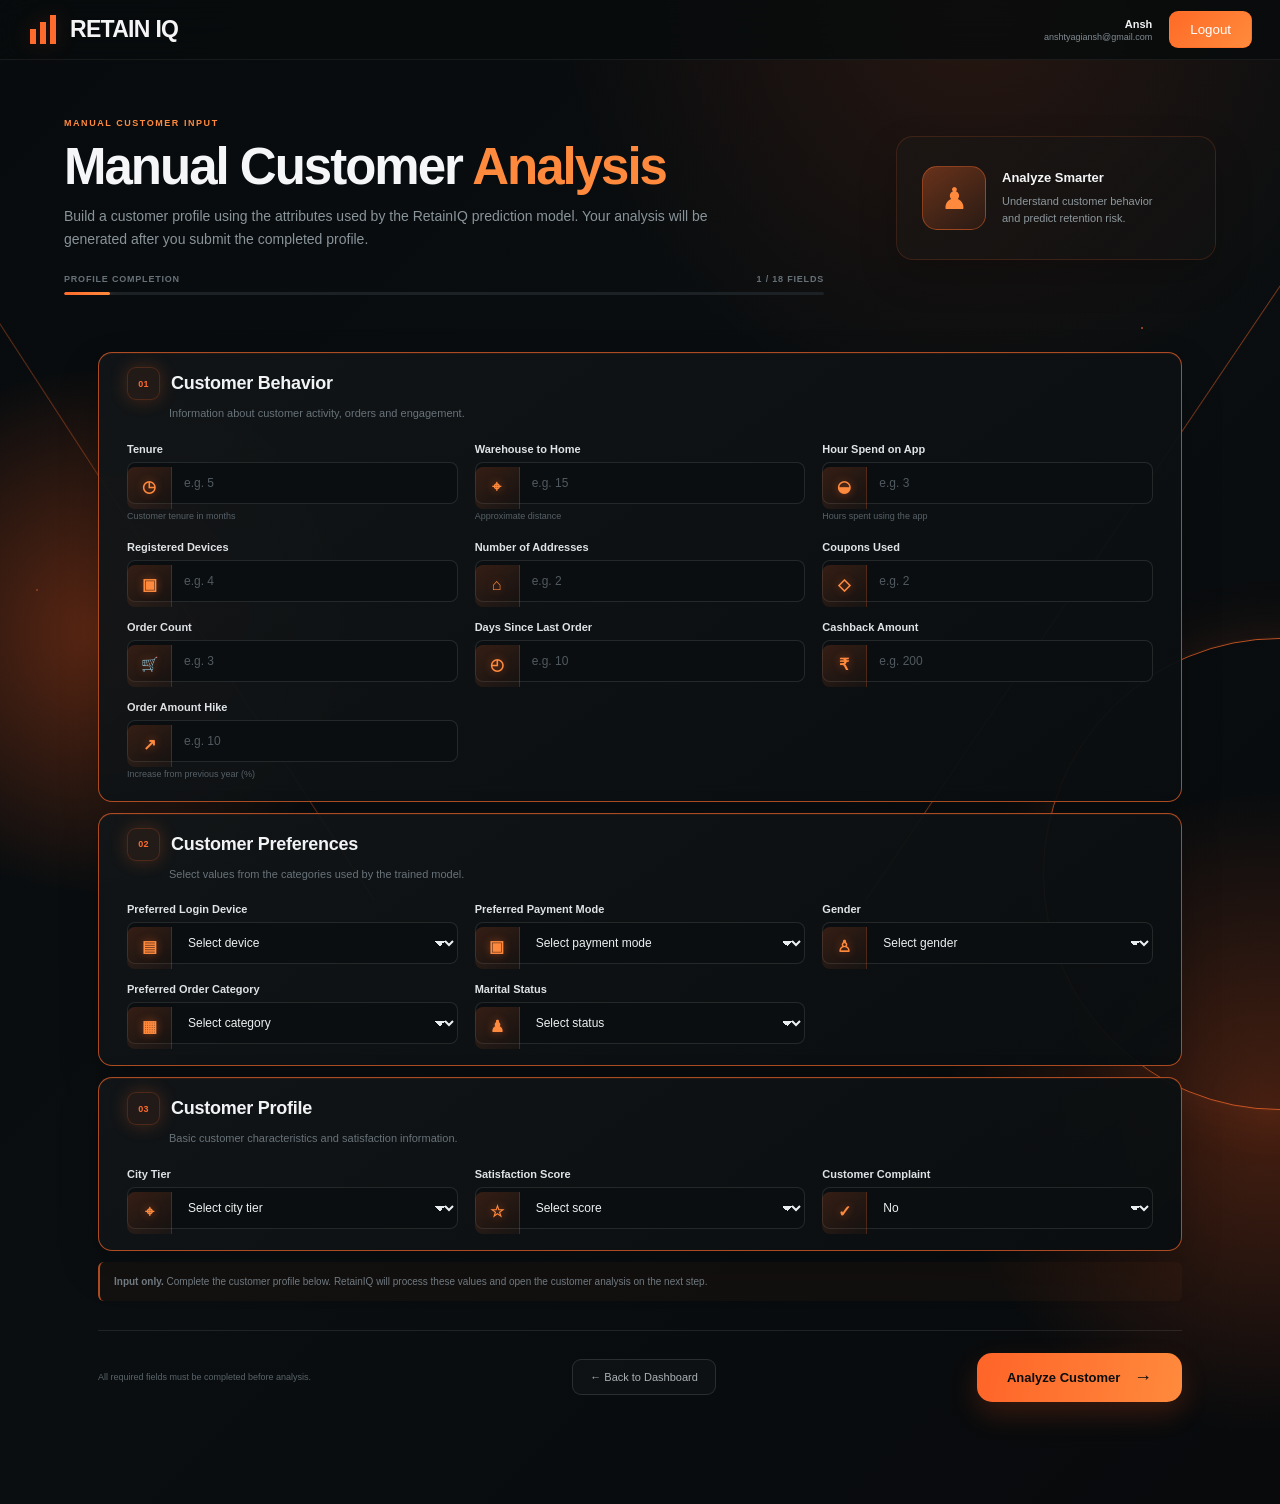
<file: templates/manual.html>
<!DOCTYPE html>
<html lang="en">

<head>

    <meta charset="UTF-8">

    <meta
        name="viewport"
        content="width=device-width, initial-scale=1.0"
    >

    <title>Manual Customer Analysis | RetainIQ</title>


    <style>
        :root{
            --bg:#080b0d;
            --bg2:#0d1114;
            --surface:#101518;
            --surface2:#0b0f11;
            --text:#f4f6f7;
            --muted:#8b969d;
            --muted2:#626d73;
            --border:rgba(255,255,255,.095);
            --border-strong:rgba(255,255,255,.15);
            --orange:#ff6b2c;
            --orange2:#ff8a3d;
            --orange-soft:rgba(255,107,44,.075);
            --danger:#ff7777;
        }

        *{box-sizing:border-box;margin:0;padding:0}

        html{scroll-behavior:smooth}

        body{
            min-height:100vh;
            font-family:Inter,ui-sans-serif,-apple-system,BlinkMacSystemFont,"Segoe UI",Arial,sans-serif;
            color:var(--text);
            background:
                radial-gradient(circle at 8% 42%,rgba(255,91,28,.34),transparent 18%),
                radial-gradient(circle at 99% 74%,rgba(255,91,28,.25),transparent 19%),
                radial-gradient(circle at 76% 0%,rgba(255,91,28,.12),transparent 23%),
                linear-gradient(135deg,#080b0d 0%,#0a0e10 52%,#080a0c 100%);
            overflow-x:hidden;
        }

        body:before{
            content:"";
            position:fixed;
            width:470px;height:470px;
            right:-235px;bottom:-210px;
            border:1px solid rgba(255,107,44,.72);
            border-radius:50%;
            box-shadow:0 0 0 1px rgba(255,107,44,.05),0 0 65px rgba(255,107,44,.13);
            pointer-events:none;
        }

        body:after{
            content:"";
            position:fixed;
            inset:0;
            z-index:1;
            pointer-events:none;
            opacity:.62;
            background:
                linear-gradient(57deg,transparent 0 20%,rgba(255,107,44,.55) 20.05%,transparent 20.14%) left top/100% 100% no-repeat,
                linear-gradient(124deg,transparent 0 78%,rgba(255,107,44,.72) 78.05%,transparent 78.13%) left top/100% 100% no-repeat,
                radial-gradient(circle,rgba(255,107,44,.85) 1px,transparent 1.4px) 90% 36%/26px 26px no-repeat,
                radial-gradient(circle,rgba(255,107,44,.55) 1px,transparent 1.4px) 2% 66%/24px 24px no-repeat;
        }

        header{
            height:60px;
            padding:0 max(28px,calc((100vw - 1280px) / 2));
            display:flex;
            align-items:center;
            justify-content:space-between;
            position:sticky;
            top:0;
            z-index:20;
            background:rgba(8,11,13,.82);
            backdrop-filter:blur(18px);
            -webkit-backdrop-filter:blur(18px);
            border-bottom:1px solid rgba(255,255,255,.065);
        }

        .logo{
            display:flex;
            align-items:center;
            gap:11px;
            color:#f5f5f5;
            font-size:23px;
            font-weight:780;
            letter-spacing:-.7px;
        }

        .logo:before{
            content:"";
            width:31px;height:29px;
            display:inline-block;
            background:
                linear-gradient(var(--orange),var(--orange)) 2px 14px/6px 15px no-repeat,
                linear-gradient(var(--orange),var(--orange)) 12px 7px/6px 22px no-repeat,
                linear-gradient(var(--orange),var(--orange)) 22px 0/6px 29px no-repeat;
            border-radius:3px;
            filter:drop-shadow(0 0 10px rgba(255,107,44,.18));
        }

        .logo{font-size:0}
        .logo::after{
            content:"RETAIN IQ";
            font-size:23px;
            font-weight:780;
            letter-spacing:-.7px;
            color:#f5f5f5;
        }

        .header-meta{
            display:flex;
            align-items:center;
            gap:17px;
            margin-left:auto;
        }

        .account{
            display:flex;
            flex-direction:column;
            align-items:flex-end;
            gap:2px;
            font-size:9px;
        }

        .account strong{font-size:11px;color:#f0f1f2}
        .account span{color:#818b91}

        .logout-button{
            border:1px solid rgba(255,107,44,.35);
            border-radius:9px;
            color:#fff;
            background:linear-gradient(135deg,#ff6a27,#ff8b3d);
            font:700 10px inherit;
            padding:10px 20px;
        }

        .engine-status{
            display:flex;
            align-items:center;
            gap:7px;
            color:#9aa7a0;
            font-size:10px;
            font-weight:700;
            padding:8px 11px;
            border:1px solid rgba(32,183,123,.18);
            border-radius:999px;
            background:rgba(32,183,123,.045);
        }

        .engine-status:before{
            content:"";
            width:6px;height:6px;border-radius:50%;
            background:#20b77b;
            box-shadow:0 0 0 4px rgba(32,183,123,.08);
        }

        .back-top{
            color:#8d969c;
            font-size:11px;
            text-decoration:none;
            transition:.2s ease;
        }

        .back-top:hover{color:var(--orange2)}

        .container{
            width:min(1168px,90vw);
            margin:0 auto;
            padding:58px 0 55px;
            position:relative;
            z-index:2;
        }

        .page-title{
            margin-bottom:30px;
            position:relative;
        }

        .page-title:before{
            content:"MANUAL CUSTOMER INPUT";
            display:block;
            color:var(--orange2);
            font-size:9px;
            font-weight:800;
            letter-spacing:1.55px;
            margin-bottom:13px;
        }

        .page-title h1{
            font-size:clamp(34px,4vw,51px);
            max-width:700px;
        }

        .page-title h1::first-line{color:#f4f6f7}

        .page-title h1{
            line-height:1;
            letter-spacing:-2px;
            font-weight:790;
            margin-bottom:13px;
        }

        .page-title h1 span{color:var(--orange2)}

        .page-title p{
            color:#89949a;
            max-width:680px;
            font-size:14px;
            line-height:1.65;
        }

        .progress-wrap{
            margin-top:23px;
            max-width:760px;
        }

        .progress-meta{
            display:flex;
            justify-content:space-between;
            color:#667178;
            font-size:9px;
            font-weight:750;
            letter-spacing:.8px;
            text-transform:uppercase;
            margin-bottom:8px;
        }

        .progress-track{
            height:3px;
            background:#1b2125;
            border-radius:99px;
            overflow:hidden;
        }

        .progress-fill{
            width:0%;
            height:100%;
            border-radius:99px;
            background:linear-gradient(90deg,var(--orange),var(--orange2));
            box-shadow:0 0 12px rgba(255,107,44,.38);
            transition:width .3s ease;
        }

        .card{
            background:transparent;
            border:0;
            border-radius:0;
            padding:0;
            box-shadow:none;
        }

        .section{
            margin-bottom:11px;
            padding:14px 28px 21px;
            border:1px solid rgba(255,107,44,.66);
            border-radius:14px;
            background:linear-gradient(145deg,rgba(18,22,24,.93),rgba(10,14,16,.96));
            box-shadow:0 18px 42px rgba(0,0,0,.2),inset 0 1px rgba(255,107,44,.08);
        }

        .section + .section{padding-top:14px}

        .section:last-of-type{padding-bottom:5px}

        .section-title{
            display:flex;
            align-items:center;
            gap:11px;
            color:#f1f3f4;
            font-size:18px;
            font-weight:750;
            letter-spacing:-.25px;
            margin-bottom:5px;
        }

        .section-title:before{
            counter-increment:section;
            content:counter(section,decimal-leading-zero);
            width:31px;height:31px;
            display:grid;
            place-items:center;
            flex:0 0 31px;
            border-radius:9px;
            color:var(--orange);
            background:var(--orange-soft);
            border:1px solid rgba(255,107,44,.20);
            font-size:9px;
            font-weight:850;
            letter-spacing:.2px;
        }

        form{counter-reset:section}

        .section-description{
            color:#68737a;
            font-size:11px;
            margin-left:42px;
            margin-bottom:21px;
            line-height:1.5;
        }

        .form-grid{
            display:grid;
            grid-template-columns:repeat(3,1fr);
            gap:19px 17px;
        }

        .field{
            display:flex;
            flex-direction:column;
            min-width:0;
            position:relative;
        }

        .field label{
            color:#dfe3e5;
            font-size:11px;
            font-weight:700;
            margin-bottom:7px;
        }

        .field input,
        .field select{
            width:100%;
            min-height:42px;
            padding:10px 12px 10px 56px;
            border:1px solid rgba(255,255,255,.105);
            border-radius:8px;
            outline:none;
            font-size:12px;
            font-family:inherit;
            background:#0a0e10;
            color:#edf0f1;
            color-scheme:dark;
            transition:border-color .2s ease,box-shadow .2s ease,background .2s ease;
        }

        .field input::placeholder{color:#505a60}

        .field input,
        .field select{position:relative}

        .field:before{
            content:"";
            position:absolute;
            z-index:1;
            width:44px;
            height:42px;
            margin-top:24px;
            border-right:1px solid rgba(255,107,44,.18);
            border-radius:8px 0 0 8px;
            background:linear-gradient(145deg,rgba(255,107,44,.18),rgba(255,107,44,.045));
            color:var(--orange2);
            pointer-events:none;
        }

        /* Precise field icons: each symbol is drawn with CSS so it stays sharp
           and consistent across browsers without external icon packages. */
        .field:after{
            position:absolute;
            z-index:2;
            width:44px;
            margin-top:36px;
            color:var(--orange2);
            font-family:Arial,sans-serif;
            font-size:16px;
            font-weight:700;
            line-height:1;
            text-align:center;
            pointer-events:none;
            text-shadow:0 0 9px rgba(255,107,44,.45);
        }

        .section:first-of-type .field:nth-child(1):after{content:"◷"}
        .section:first-of-type .field:nth-child(2):after{content:"⌖"}
        .section:first-of-type .field:nth-child(3):after{content:"◒"}
        .section:first-of-type .field:nth-child(4):after{content:"▣"}
        .section:first-of-type .field:nth-child(5):after{content:"⌂"}
        .section:first-of-type .field:nth-child(6):after{content:"◇"}
        .section:first-of-type .field:nth-child(7):after{content:"🛒";font-size:14px}
        .section:first-of-type .field:nth-child(8):after{content:"◴"}
        .section:first-of-type .field:nth-child(9):after{content:"₹"}
        .section:first-of-type .field:nth-child(10):after{content:"↗"}
        .section:nth-of-type(2) .field:nth-child(1):after{content:"▤"}
        .section:nth-of-type(2) .field:nth-child(2):after{content:"▣"}
        .section:nth-of-type(2) .field:nth-child(3):after{content:"♙"}
        .section:nth-of-type(2) .field:nth-child(4):after{content:"▦"}
        .section:nth-of-type(2) .field:nth-child(5):after{content:"♟"}
        .section:nth-of-type(3) .field:nth-child(1):after{content:"⌖"}
        .section:nth-of-type(3) .field:nth-child(2):after{content:"☆"}
        .section:nth-of-type(3) .field:nth-child(3):after{content:"✓"}

        .field select{appearance:none;background-image:linear-gradient(45deg,transparent 50%,#e9ecee 50%),linear-gradient(135deg,#e9ecee 50%,transparent 50%);background-position:calc(100% - 17px) 18px,calc(100% - 12px) 18px;background-size:5px 5px,5px 5px;background-repeat:no-repeat}

        .field select{
            cursor:pointer;
            appearance:auto;
        }

        .field input:hover,
        .field select:hover{
            border-color:rgba(255,255,255,.18);
        }

        .field input:focus,
        .field select:focus{
            border-color:rgba(255,107,44,.72);
            background:#0c1012;
            box-shadow:0 0 0 3px rgba(255,107,44,.075),0 0 22px rgba(255,107,44,.055);
        }

        .field small{
            margin-top:6px;
            color:#566168;
            font-size:9px;
            line-height:1.35;
        }

        .actions{
            display:flex;
            justify-content:space-between;
            align-items:center;
            gap:20px;
            margin-top:29px;
            padding-top:22px;
            border-top:1px solid var(--border);
        }

        .form-note{
            color:#59646a;
            font-size:9px;
            line-height:1.45;
        }

        button{
            font-family:inherit;
            cursor:pointer;
        }

        .back-button{
            padding:11px 17px;
            border:1px solid rgba(255,255,255,.12);
            border-radius:9px;
            color:#aab1b5;
            background:rgba(255,255,255,.025);
            font-size:11px;
            transition:.2s ease;
        }

        .back-button:hover{
            color:#f2f3f4;
            border-color:rgba(255,255,255,.22);
            background:rgba(255,255,255,.05);
        }

        .submit-btn{
            min-width:180px;
            padding:12px 19px;
            border:0;
            border-radius:9px;
            color:#0b0d0e;
            background:linear-gradient(100deg,#ff6428,#ff8a3d);
            box-shadow:0 12px 28px rgba(255,91,28,.19);
            font-size:13px;
            font-weight:850;
            transition:.22s ease;
        }

        .submit-btn:hover{
            transform:translateY(-2px);
            box-shadow:0 16px 34px rgba(255,91,28,.29);
            filter:brightness(1.04);
        }

        .submit-btn:disabled{
            opacity:.55;
            cursor:wait;
            transform:none;
        }

        .status{
            margin-top:16px;
            text-align:center;
            font-size:11px;
            color:#818b91;
        }

        .status.error{
            color:var(--danger);
            padding:10px;
            border:1px solid rgba(255,90,90,.18);
            border-radius:9px;
            background:rgba(255,90,90,.045);
        }

        .input-tip{
            margin:10px 0 0;
            border-radius:6px;
            padding:12px 14px;
            border-left:2px solid rgba(255,107,44,.65);
            background:rgba(255,107,44,.035);
            color:#707a80;
            font-size:10px;
            line-height:1.5;
        }

        .footer{
            display:flex;
            justify-content:space-between;
            gap:20px;
            margin-top:22px;
            color:#4e585e;
            font-size:9px;
        }

        .footer strong{color:#687279}

        @media(max-width:900px){
            .container{width:90vw}
            .form-grid{grid-template-columns:repeat(2,1fr)}
            .engine-status{display:none}
            .account{display:flex}
        }

        .hero-callout{
            position:absolute;
            right:0;
            top:18px;
            width:320px;
            min-height:124px;
            display:flex;
            align-items:center;
            gap:16px;
            padding:22px 25px;
            border:1px solid rgba(255,107,44,.16);
            border-radius:17px;
            background:linear-gradient(135deg,rgba(28,23,20,.8),rgba(18,18,18,.68));
            box-shadow:0 16px 38px rgba(0,0,0,.2);
        }

        .hero-callout-icon{
            width:64px;
            height:64px;
            display:grid;
            place-items:center;
            flex:0 0 64px;
            border:1px solid rgba(255,107,44,.42);
            border-radius:15px;
            color:var(--orange2);
            background:linear-gradient(145deg,rgba(255,107,44,.34),rgba(255,107,44,.08));
            font-size:30px;
        }

        .hero-callout strong,
        .hero-callout span{display:block}
        .hero-callout strong{font-size:13px;margin-bottom:8px}
        .hero-callout span{color:#8e989d;font-size:11px;line-height:1.5}

        .section[hidden]{display:block}
        .card{border-color:rgba(255,107,44,.58);padding:27px 34px 31px}
        .section-title:before{box-shadow:0 0 18px rgba(255,107,44,.24)}
        .actions{justify-content:space-between}
        .actions .form-note,.actions .back-button{display:block}
        .submit-btn{min-width:205px;border-radius:15px;padding:14px 19px}
        .submit-btn span{font-size:18px;margin-left:10px;vertical-align:-1px}

        @media(max-width:1100px){
            .hero-callout{right:0;transform:scale(.86);transform-origin:top right}
            .page-title p{max-width:620px}
        }

        @media(max-width:760px){
            .hero-callout{display:none}
            .page-title{margin-bottom:24px}
            .page-title h1{max-width:620px}
            .card{padding:22px 19px 25px}
            .section{padding-bottom:19px}
            .section + .section{padding-top:22px}
        }

        @media(max-width:600px){
            header{height:70px;padding:0 20px}
            .logo:after{font-size:20px}
            .container{width:calc(100% - 32px);padding:40px 0 30px}
            .page-title h1{font-size:38px;letter-spacing:-1.5px}
            .card{padding:0}
            .section{padding:16px 14px 18px}
            .form-grid{grid-template-columns:1fr}
            .section-description{margin-left:0}
            .actions{flex-direction:column;align-items:stretch}
            .actions button{width:100%}
            .footer{display:block;line-height:1.7}
            .footer span{display:block;margin-top:3px}
        }
    </style>

</head>


<body>


<header>
    <div class="logo" aria-label="RetainIQ"></div>

    <div class="header-meta">
        <div class="account">
            <strong>Ansh</strong>
            <span>anshtyagiansh@gmail.com</span>
        </div>
        <button class="logout-button" type="button" onclick="window.location.href='/logout'">Logout</button>
    </div>
</header>


<main class="container">


    <!-- =========================
         PAGE TITLE
    ========================= -->

    <div class="page-title">

        <h1>
            Manual Customer <span>Analysis</span>
        </h1>

        <p>
            Build a customer profile using the attributes used by the
            RetainIQ prediction model. Your analysis will be generated
            after you submit the completed profile.
        </p>

        <div class="hero-callout" aria-hidden="true">
            <div class="hero-callout-icon">♟</div>
            <div>
                <strong>Analyze Smarter</strong>
                <span>Understand customer behavior<br>and predict retention risk.</span>
            </div>
        </div>

        <div class="progress-wrap">
            <div class="progress-meta">
                <span>Profile completion</span>
                <span id="progressText">0 / 18 fields</span>
            </div>
            <div class="progress-track">
                <div class="progress-fill" id="progressFill"></div>
            </div>
        </div>

    </div>


    <div class="card">


        <form id="customerForm">


            <!-- =========================
                 CUSTOMER BEHAVIOR
            ========================= -->

            <div class="section">

                <h2 class="section-title">
                    Customer Behavior
                </h2>

                <p class="section-description">
                    Information about customer activity,
                    orders and engagement.
                </p>


                <div class="form-grid">


                    <!-- Tenure -->

                    <div class="field">

                        <label for="tenure">
                            Tenure
                        </label>

                        <input
                            type="number"
                            id="tenure"
                            min="0"
                            step="1"
                            placeholder="e.g. 5"
                            required
                        >

                        <small>
                            Customer tenure in months
                        </small>

                    </div>


                    <!-- Warehouse To Home -->

                    <div class="field">

                        <label for="warehouse_to_home">
                            Warehouse to Home
                        </label>

                        <input
                            type="number"
                            id="warehouse_to_home"
                            min="0"
                            step="1"
                            placeholder="e.g. 15"
                            required
                        >

                        <small>
                            Approximate distance
                        </small>

                    </div>


                    <!-- Hour Spend -->

                    <div class="field">

                        <label for="hour_spend_on_app">
                            Hour Spend on App
                        </label>

                        <input
                            type="number"
                            id="hour_spend_on_app"
                            min="0"
                            max="5"
                            step="1"
                            placeholder="e.g. 3"
                            required
                        >

                        <small>
                            Hours spent using the app
                        </small>

                    </div>


                    <!-- Devices -->

                    <div class="field">

                        <label for="number_of_device_registered">
                            Registered Devices
                        </label>

                        <input
                            type="number"
                            id="number_of_device_registered"
                            min="1"
                            step="1"
                            placeholder="e.g. 4"
                            required
                        >

                    </div>


                    <!-- Addresses -->

                    <div class="field">

                        <label for="number_of_address">
                            Number of Addresses
                        </label>

                        <input
                            type="number"
                            id="number_of_address"
                            min="1"
                            step="1"
                            placeholder="e.g. 2"
                            required
                        >

                    </div>


                    <!-- Coupon Used -->

                    <div class="field">

                        <label for="coupon_used">
                            Coupons Used
                        </label>

                        <input
                            type="number"
                            id="coupon_used"
                            min="0"
                            step="1"
                            placeholder="e.g. 2"
                            required
                        >

                    </div>


                    <!-- Order Count -->

                    <div class="field">

                        <label for="order_count">
                            Order Count
                        </label>

                        <input
                            type="number"
                            id="order_count"
                            min="1"
                            step="1"
                            placeholder="e.g. 3"
                            required
                        >

                    </div>


                    <!-- Days Since Last Order -->

                    <div class="field">

                        <label for="days_since_last_order">
                            Days Since Last Order
                        </label>

                        <input
                            type="number"
                            id="days_since_last_order"
                            min="0"
                            step="1"
                            placeholder="e.g. 10"
                            required
                        >

                    </div>


                    <!-- Cashback -->

                    <div class="field">

                        <label for="cashback_amount">
                            Cashback Amount
                        </label>

                        <input
                            type="number"
                            id="cashback_amount"
                            min="0"
                            step="0.01"
                            placeholder="e.g. 200"
                            required
                        >

                    </div>


                    <!-- Order Amount Hike -->

                    <div class="field">

                        <label for="order_amount_hike_from_last_year">
                            Order Amount Hike
                        </label>

                        <input
                            type="number"
                            id="order_amount_hike_from_last_year"
                            min="0"
                            step="1"
                            placeholder="e.g. 10"
                            required
                        >

                        <small>
                            Increase from previous year (%)
                        </small>

                    </div>


                </div>

            </div>


            <!-- =========================
                 CUSTOMER PREFERENCES
            ========================= -->

            <div class="section">

                <h2 class="section-title">
                    Customer Preferences
                </h2>

                <p class="section-description">
                    Select values from the categories used
                    by the trained model.
                </p>


                <div class="form-grid">


                    <!-- Login Device -->

                    <div class="field">

                        <label for="preferred_login_device">
                            Preferred Login Device
                        </label>

                        <select
                            id="preferred_login_device"
                            required
                        >

                            <option value="">
                                Select device
                            </option>

                            <option value="Mobile Phone">
                                Mobile Phone
                            </option>

                            <option value="Computer">
                                Computer
                            </option>

                        </select>

                    </div>


                    <!-- Payment Mode -->

                    <div class="field">

                        <label for="preferred_payment_mode">
                            Preferred Payment Mode
                        </label>

                        <select
                            id="preferred_payment_mode"
                            required
                        >

                            <option value="">
                                Select payment mode
                            </option>

                            <option value="Debit Card">
                                Debit Card
                            </option>

                            <option value="Credit Card">
                                Credit Card
                            </option>

                            <option value="E wallet">
                                E wallet
                            </option>

                            <option value="UPI">
                                UPI
                            </option>

                            <option value="Cash on Delivery">
                                Cash on Delivery
                            </option>

                        </select>

                    </div>


                    <!-- Gender -->

                    <div class="field">

                        <label for="gender">
                            Gender
                        </label>

                        <select
                            id="gender"
                            required
                        >

                            <option value="">
                                Select gender
                            </option>

                            <option value="Male">
                                Male
                            </option>

                            <option value="Female">
                                Female
                            </option>

                        </select>

                    </div>


                    <!-- Order Category -->

                    <div class="field">

                        <label for="preferred_order_category">
                            Preferred Order Category
                        </label>

                        <select
                            id="preferred_order_category"
                            required
                        >

                            <option value="">
                                Select category
                            </option>

                            <option value="Laptop & Accessory">
                                Laptop & Accessory
                            </option>

                            <option value="Mobile Phone">
                                Mobile Phone
                            </option>

                            <option value="Mobile">
                                Mobile
                            </option>

                            <option value="Fashion">
                                Fashion
                            </option>

                            <option value="Grocery">
                                Grocery
                            </option>

                            <option value="Others">
                                Others
                            </option>

                        </select>

                    </div>


                    <!-- Marital Status -->

                    <div class="field">

                        <label for="marital_status">
                            Marital Status
                        </label>

                        <select
                            id="marital_status"
                            required
                        >

                            <option value="">
                                Select status
                            </option>

                            <option value="Single">
                                Single
                            </option>

                            <option value="Married">
                                Married
                            </option>

                            <option value="Divorced">
                                Divorced
                            </option>

                        </select>

                    </div>


                </div>

            </div>


            <!-- =========================
                 CUSTOMER PROFILE
            ========================= -->

            <div class="section">

                <h2 class="section-title">
                    Customer Profile
                </h2>

                <p class="section-description">
                    Basic customer characteristics and
                    satisfaction information.
                </p>


                <div class="form-grid">


                    <!-- City Tier -->

                    <div class="field">

                        <label for="city_tier">
                            City Tier
                        </label>

                        <select
                            id="city_tier"
                            required
                        >

                            <option value="">
                                Select city tier
                            </option>

                            <option value="1">
                                Tier 1
                            </option>

                            <option value="2">
                                Tier 2
                            </option>

                            <option value="3">
                                Tier 3
                            </option>

                        </select>

                    </div>


                    <!-- Satisfaction -->

                    <div class="field">

                        <label for="satisfaction_score">
                            Satisfaction Score
                        </label>

                        <select
                            id="satisfaction_score"
                            required
                        >

                            <option value="">
                                Select score
                            </option>

                            <option value="1">
                                1 — Very Low
                            </option>

                            <option value="2">
                                2 — Low
                            </option>

                            <option value="3">
                                3 — Neutral
                            </option>

                            <option value="4">
                                4 — Satisfied
                            </option>

                            <option value="5">
                                5 — Very Satisfied
                            </option>

                        </select>

                    </div>


                    <!-- Complaint -->

                    <div class="field">

                        <label for="complain">
                            Customer Complaint
                        </label>

                        <select
                            id="complain"
                            required
                        >

                            <option value="0">
                                No
                            </option>

                            <option value="1">
                                Yes
                            </option>

                        </select>

                    </div>


                </div>

            </div>


            <div class="input-tip">
                <strong>Input only.</strong>
                Complete the customer profile below. RetainIQ will process
                these values and open the customer analysis on the next step.
            </div>

            <!-- =========================
                 ACTIONS
            ========================= -->

            <div class="actions">

                <div class="form-note">
                    All required fields must be completed before analysis.
                </div>

                <button
                    type="button"
                    class="back-button"
                    onclick="window.location.href='/dashboard'"
                >
                    ← Back to Dashboard
                </button>

                <button
                    type="submit"
                    class="submit-btn"
                    id="predictButton"
                >
                    Analyze Customer <span aria-hidden="true">→</span>
                </button>

            </div>


            <div
                class="status"
                id="status"
            ></div>


        </form>

    </div>

</main>


<script>


    const form =
        document.getElementById("customerForm");


    const button =
        document.getElementById("predictButton");


    const status =
        document.getElementById("status");

    // Visual-only form completion indicator. It does not change
    // the submitted payload or prediction workflow.
    const progressFill = document.getElementById("progressFill");
    const progressText = document.getElementById("progressText");
    const allFields = Array.from(
        form.querySelectorAll("input[required], select[required]")
    );
    const sections = Array.from(form.querySelectorAll(".section"));
    const requiredFields = allFields;

    // Keep every section visible so the form behaves as one scrollable page.
    function updateProgress() {
        const completed = allFields.filter(field => {
            return String(field.value || "").trim() !== "";
        }).length;

        const percent = Math.round(
            (completed / requiredFields.length) * 100
        );

        progressFill.style.width = percent + "%";
        progressText.textContent =
            completed + " / " + requiredFields.length + " fields";
    }

    allFields.forEach(field => {
        field.addEventListener("input", updateProgress);
        field.addEventListener("change", updateProgress);
    });

    updateProgress();


    /*
    ============================================
    CREATE CUSTOMER OBJECT
    ============================================
    */

    form.addEventListener(
        "submit",
        async function(event) {

            event.preventDefault();

            if (!form.checkValidity()) {
                form.reportValidity();
                return;
            }

            button.disabled = true;

            status.className = "status";

            status.textContent =
                "Analyzing customer...";


            /*
            ------------------------------------
            CUSTOMER DATA
            ------------------------------------
            */

            const customer = {

                tenure:
                    Number(
                        document.getElementById(
                            "tenure"
                        ).value
                    ),


                preferred_login_device:
                    document.getElementById(
                        "preferred_login_device"
                    ).value,


                city_tier:
                    Number(
                        document.getElementById(
                            "city_tier"
                        ).value
                    ),


                warehouse_to_home:
                    Number(
                        document.getElementById(
                            "warehouse_to_home"
                        ).value
                    ),


                preferred_payment_mode:
                    document.getElementById(
                        "preferred_payment_mode"
                    ).value,


                gender:
                    document.getElementById(
                        "gender"
                    ).value,


                hour_spend_on_app:
                    Number(
                        document.getElementById(
                            "hour_spend_on_app"
                        ).value
                    ),


                number_of_device_registered:
                    Number(
                        document.getElementById(
                            "number_of_device_registered"
                        ).value
                    ),


                preferred_order_category:
                    document.getElementById(
                        "preferred_order_category"
                    ).value,


                satisfaction_score:
                    Number(
                        document.getElementById(
                            "satisfaction_score"
                        ).value
                    ),


                marital_status:
                    document.getElementById(
                        "marital_status"
                    ).value,


                number_of_address:
                    Number(
                        document.getElementById(
                            "number_of_address"
                        ).value
                    ),


                complain:
                    Number(
                        document.getElementById(
                            "complain"
                        ).value
                    ),


                order_amount_hike_from_last_year:
                    Number(
                        document.getElementById(
                            "order_amount_hike_from_last_year"
                        ).value
                    ),


                coupon_used:
                    Number(
                        document.getElementById(
                            "coupon_used"
                        ).value
                    ),


                order_count:
                    Number(
                        document.getElementById(
                            "order_count"
                        ).value
                    ),


                days_since_last_order:
                    Number(
                        document.getElementById(
                            "days_since_last_order"
                        ).value
                    ),


                cashback_amount:
                    Number(
                        document.getElementById(
                            "cashback_amount"
                        ).value
                    )

            };


            /*
            ============================================
            SEND TO FLASK
            ============================================
            */

            try {

                const response =
                    await fetch(
                        "/predict",
                        {
                            method: "POST",

                            headers: {
                                "Content-Type":
                                    "application/json"
                            },

                            body:
                                JSON.stringify(customer)
                        }
                    );


                /*
                ------------------------------------
                SAFELY READ RESPONSE
                ------------------------------------
                */

                const result =
                    await response.json();


                if (
                    !response.ok ||
                    result.success === false
                ) {

                    throw new Error(
                        result.error ||
                        "Prediction failed."
                    );

                }


                /*
                ------------------------------------
                STORE RESULT
                ------------------------------------
                */

                sessionStorage.setItem(
                    "customerResult",
                    JSON.stringify({

                        customer:
                            customer,

                        result:
                            result.result || result

                    })
                );


                /*
                ------------------------------------
                MOVE TO CUSTOMER ANALYSIS
                ------------------------------------
                */

                window.location.href =
                    "/customer";

            }


            catch (error) {

                console.error(error);


                status.className =
                    "status error";


                status.textContent =
                    "Error: " +
                    error.message;


                button.disabled = false;

            }

        }
    );

</script>


</body>

</html>
</file>
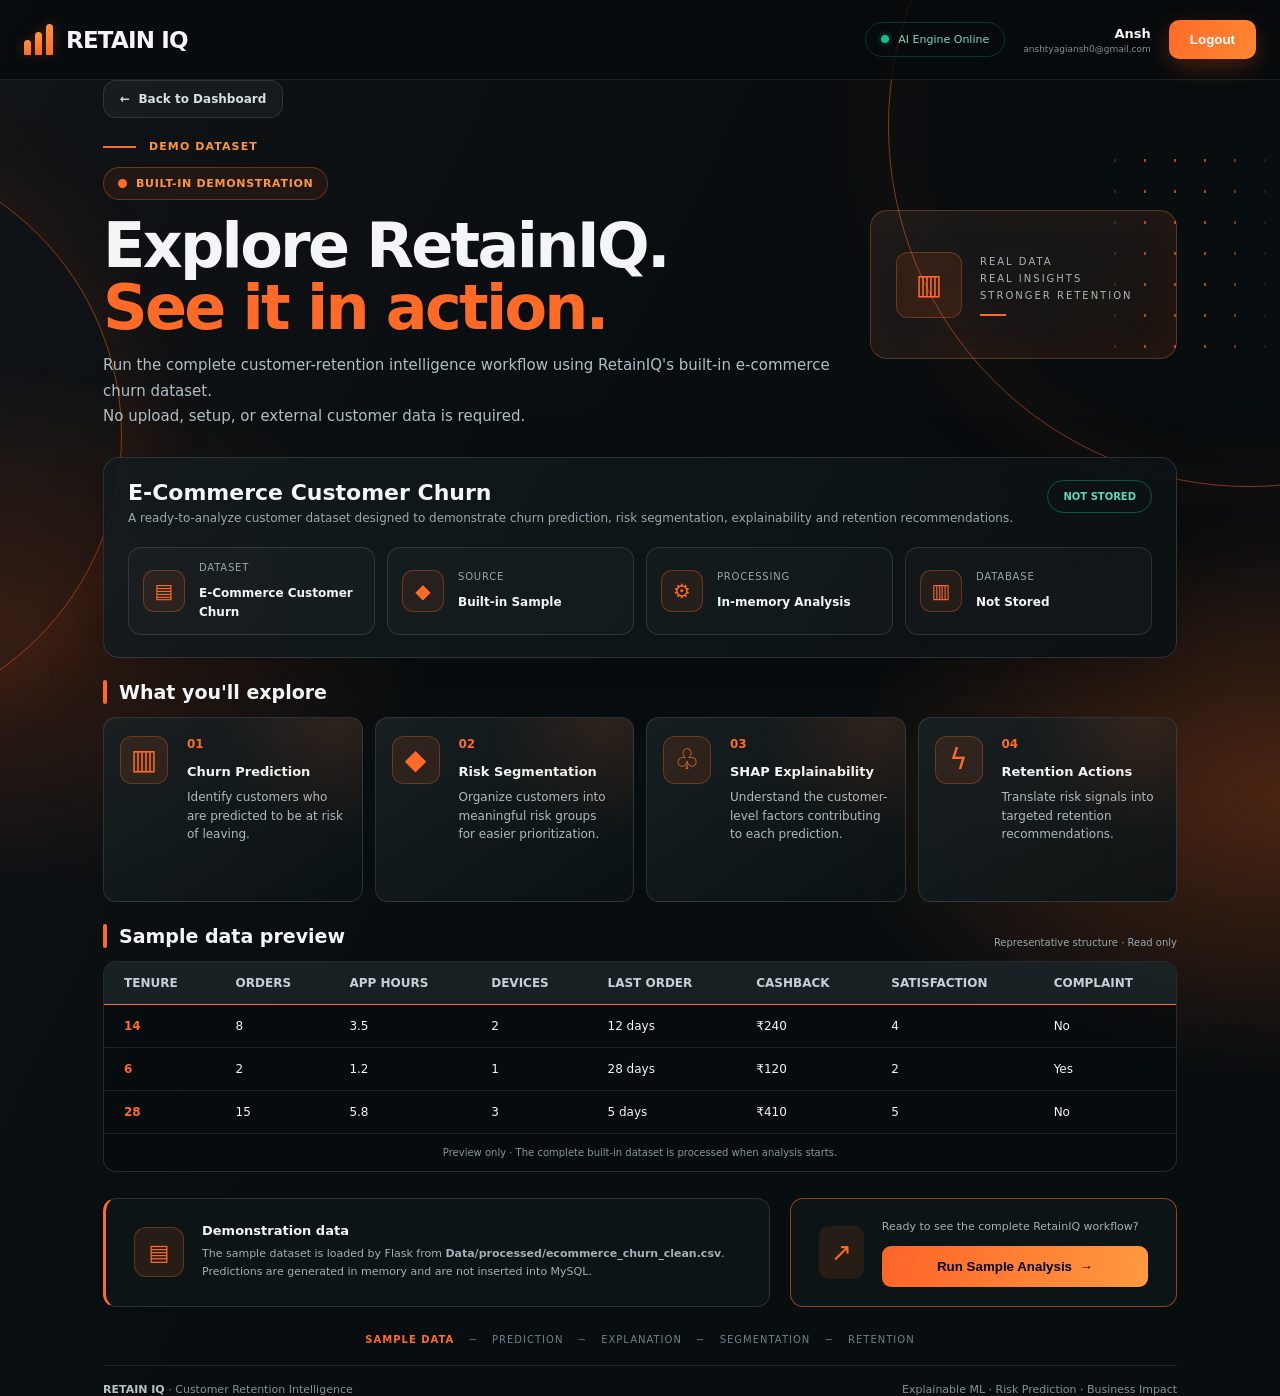
<file: templates/sample.html>
<!DOCTYPE html>
<html lang="en">
<head>
  <meta charset="UTF-8">
  <meta name="viewport" content="width=device-width, initial-scale=1.0">
  <title>Sample Dataset | RetainIQ</title>
  <style>
    :root{--bg:#080d0f;--panel:#101719;--panel2:#151d20;--line:rgba(190,207,214,.16);--text:#f3f5f6;--muted:#9caab1;--dim:#718087;--orange:#ff6b27;--orange2:#ff963f;--green:#08c391}
    *{box-sizing:border-box;margin:0;padding:0}
    html{scroll-behavior:smooth}
    body{min-height:100vh;overflow-x:hidden;color:var(--text);font-family:Inter,ui-sans-serif,system-ui,-apple-system,"Segoe UI",sans-serif;background:radial-gradient(ellipse at 100% 57%,rgba(255,99,25,.27),transparent 25%),radial-gradient(ellipse at 0 45%,rgba(255,85,16,.17),transparent 24%),linear-gradient(115deg,#111416 0%,#080d0f 42%,#080d0f 100%)}
    body:before,body:after{content:"";position:fixed;pointer-events:none;z-index:0;border:1px solid rgba(255,105,35,.5);border-radius:50%}
    body:before{width:720px;height:720px;right:-330px;top:-235px;box-shadow:0 0 100px rgba(255,78,15,.08),inset 0 0 100px rgba(255,78,15,.06)}
    body:after{width:570px;height:570px;left:-450px;top:150px;box-shadow:0 0 100px rgba(255,78,15,.12)}
    .dots{position:fixed;z-index:0;width:180px;height:220px;right:0;top:145px;opacity:.65;background-image:radial-gradient(var(--orange) 1.4px,transparent 1.5px);background-size:30px 31px;mask-image:linear-gradient(90deg,transparent,#000 25%,#000,transparent)}
    .wrap{position:relative;z-index:1;max-width:1110px;margin:auto;padding:0 18px}
    header{height:80px;border-bottom:1px solid rgba(215,224,228,.11);background:rgba(7,11,13,.8);display:flex;align-items:center;position:relative;z-index:5}
    .header-inner{width:min(1520px,calc(100% - 48px));margin:auto;display:flex;align-items:center;justify-content:space-between}
    .brand{display:flex;align-items:center;gap:13px;font-size:23px;font-weight:800;letter-spacing:-.8px}.brand-mark{display:flex;align-items:end;gap:4px;height:30px}.brand-mark i{display:block;width:7px;border-radius:4px 4px 1px 1px;background:linear-gradient(var(--orange2),var(--orange));box-shadow:0 0 12px rgba(255,106,39,.25)}.brand-mark i:nth-child(1){height:15px}.brand-mark i:nth-child(2){height:23px}.brand-mark i:nth-child(3){height:31px}
    .account{display:flex;align-items:center;gap:18px}.online{padding:10px 15px;border:1px solid rgba(0,195,145,.24);border-radius:18px;color:#79d6bf;font-size:11px}.online:before{content:"";display:inline-block;width:8px;height:8px;margin-right:9px;border-radius:50%;background:var(--green);box-shadow:0 0 0 4px rgba(0,195,145,.08)}.user{text-align:right;font-size:13px;font-weight:700}.user small{display:block;color:#829097;font-size:9px;font-weight:400;margin-top:3px}.logout{border:0;border-radius:10px;padding:12px 21px;color:#fff;font-weight:800;background:linear-gradient(115deg,var(--orange),#ff8734);box-shadow:0 8px 22px rgba(255,93,27,.25);cursor:pointer}
    main{padding:26px 0 34px}.back{display:inline-flex;align-items:center;padding:11px 16px;gap:8px;margin-bottom:22px;color:#d6e0e3;text-decoration:none;border:1px solid rgba(192,207,212,.14);border-radius:13px;background:rgba(255,255,255,.04);font-size:12px;font-weight:700;transition:transform .2s ease,border-color .2s ease,background .2s ease,color .2s ease}.back:hover{transform:translateX(-3px);border-color:var(--orange);background:rgba(255,107,39,.1);color:#fff}
    .hero{display:flex;justify-content:space-between;align-items:center;gap:35px;margin-bottom:27px}.hero-copy{max-width:790px}.eyebrow{display:flex;align-items:center;gap:13px;margin-bottom:14px;color:var(--orange2);font-size:11px;font-weight:800;letter-spacing:1.1px}.eyebrow:before{content:"";width:33px;height:2px;background:var(--orange)}.badge{display:inline-flex;align-items:center;gap:9px;padding:9px 14px;margin-bottom:15px;border:1px solid rgba(255,107,39,.35);border-radius:22px;color:var(--orange2);background:rgba(255,107,39,.08);font-size:11px;font-weight:800;letter-spacing:.7px}.badge:before{content:"";width:9px;height:9px;border-radius:50%;background:var(--orange)}h1{font-size:clamp(43px,5vw,62px);line-height:1;letter-spacing:-2.7px;margin-bottom:14px}h1 span{display:block;color:var(--orange)}.hero p{color:#b1bec4;font-size:15px;line-height:1.7}.hero-art{width:307px;height:149px;flex:none;border:1px solid rgba(255,153,73,.27);border-radius:17px;background:linear-gradient(135deg,rgba(255,255,255,.05),rgba(255,100,30,.08));display:flex;align-items:center;gap:18px;padding:25px;box-shadow:inset 0 0 45px rgba(255,107,39,.06)}.art-icon,.feature-icon,.info-icon{display:grid;place-items:center;color:var(--orange);background:rgba(255,104,34,.11);border:1px solid rgba(255,121,45,.28);border-radius:12px;font-size:28px}.art-icon{width:66px;height:66px}.hero-art p{font-size:10px;line-height:1.7;letter-spacing:2px;color:#aab6bb}.hero-art p:after{content:"";display:block;width:26px;height:2px;background:var(--orange);margin-top:10px}
    .dataset{border:1px solid var(--line);border-radius:16px;background:linear-gradient(120deg,rgba(19,27,29,.92),rgba(12,17,19,.92));padding:22px 24px;box-shadow:0 18px 60px rgba(0,0,0,.22)}.dataset-head{display:flex;justify-content:space-between;gap:20px;align-items:start}.dataset h2{font-size:22px;margin-bottom:6px}.dataset-head p{color:#9ba9af;font-size:12px}.stored{flex:none;color:#61d5b6;border:1px solid rgba(0,195,145,.4);border-radius:18px;padding:10px 15px;font-size:10px;font-weight:800}
    .stats{display:grid;grid-template-columns:repeat(4,1fr);gap:12px;margin-top:22px}.stat{min-height:82px;display:flex;align-items:center;gap:14px;padding:14px;border:1px solid rgba(191,211,217,.15);border-radius:13px;background:rgba(255,255,255,.025);transition:transform .2s ease,border-color .2s ease,background .2s ease,box-shadow .2s ease}.stat:hover{transform:translateY(-3px);border-color:rgba(255,107,39,.55);background:rgba(255,107,39,.07);box-shadow:0 10px 24px rgba(0,0,0,.2)}.stat-icon{width:42px;height:42px;display:grid;place-items:center;flex:none;border:1px solid rgba(255,107,39,.32);border-radius:11px;color:var(--orange);font-size:20px;background:rgba(255,107,39,.08)}.stat label{display:block;color:#98a7ad;font-size:10px;letter-spacing:.8px;margin-bottom:9px}.stat strong{font-size:12px}
    .section{margin-top:22px}.section-title{display:flex;align-items:center;gap:12px;font-size:19px;margin-bottom:13px}.section-title:before{content:"";width:4px;height:24px;background:var(--orange);border-radius:2px}.explore{display:grid;grid-template-columns:repeat(4,1fr);gap:12px}.feature{position:relative;min-height:185px;padding:19px 17px;border:1px solid var(--line);border-radius:13px;background:linear-gradient(145deg,rgba(25,34,36,.85),rgba(12,18,20,.9));overflow:hidden;transition:transform .25s ease,border-color .25s ease,box-shadow .25s ease,background .25s ease}.feature:hover{transform:translateY(-5px);border-color:rgba(255,107,39,.7);background:linear-gradient(145deg,rgba(38,43,42,.95),rgba(19,23,24,.95));box-shadow:0 14px 32px rgba(255,91,27,.15),inset 0 0 28px rgba(255,107,39,.06)}.feature:after{content:"";position:absolute;inset:0;background:radial-gradient(circle at 90% 0,rgba(255,102,35,.12),transparent 40%);pointer-events:none}.feature-icon{width:48px;height:48px;position:absolute;left:16px;top:18px;transition:transform .25s ease,background .25s ease}.feature:hover .feature-icon{transform:scale(1.08) rotate(-3deg);background:rgba(255,104,34,.2)}.feature .num{margin-left:66px;color:var(--orange);font-size:12px;font-weight:800}.feature h3{margin:12px 0 8px 66px;font-size:13px;line-height:1.35}.feature p{margin:0 0 0 66px;color:#aebbc0;font-size:12px;line-height:1.55}
    .preview-head{display:flex;justify-content:space-between;align-items:center}.preview-note{color:#9aa8ad;font-size:10px}.table-box{overflow-x:auto;border:1px solid var(--line);border-radius:13px;background:rgba(7,12,14,.65)}table{width:100%;min-width:760px;border-collapse:collapse}th,td{text-align:left;padding:14px 20px;border-bottom:1px solid rgba(180,201,207,.12);white-space:nowrap}th{color:#c5d1d6;font-size:12px;background:rgba(36,48,51,.6);border-bottom-color:var(--orange)}td{font-size:12px}tbody tr{transition:background .2s ease}tbody tr:hover{background:rgba(255,107,39,.08)}td:first-child{color:var(--orange);font-weight:800}.preview-more{text-align:center;padding:13px;color:#89979d;font-size:10px}
    .bottom{display:grid;grid-template-columns:1.55fr .9fr;gap:20px;margin-top:26px}.info,.cta{border:1px solid var(--line);border-radius:13px;padding:19px 28px;background:rgba(16,24,26,.72)}.info{border-left:3px solid var(--orange);display:flex;gap:18px;align-items:center}.info-icon{width:50px;height:50px;flex:none;font-size:22px}.info h3{font-size:13px;margin-bottom:7px}.info p,.cta p{color:#a3b0b5;font-size:11px;line-height:1.65}.cta{border-color:rgba(255,107,39,.55);display:flex;align-items:center;gap:18px}.cta-icon{font-size:25px;color:var(--orange);padding:12px;border-radius:10px;background:rgba(255,107,39,.1)}.cta-content{flex:1}.cta button{width:100%;padding:13px 15px;margin-top:10px;border:0;border-radius:9px;background:linear-gradient(100deg,#ff6427,#ff9a40);font-weight:900;cursor:pointer;transition:transform .2s ease,box-shadow .2s ease,filter .2s ease}.cta button:hover{transform:translateY(-2px);box-shadow:0 9px 20px rgba(255,93,27,.3);filter:brightness(1.08)}.cta button:disabled{cursor:wait;opacity:.7;transform:none;box-shadow:none}.status{display:none;margin-top:15px;padding:12px;border-radius:8px;font-size:11px}.status.loading,.status.success,.status.error{display:block}.status.loading{color:#b9c5c8;background:rgba(255,255,255,.04)}.status.success{color:#72d8bd;background:rgba(0,195,145,.08)}.status.error{color:#ff9999;background:rgba(255,70,70,.08)}.flow{text-align:center;margin:27px 0 20px;color:#718087;font-size:10px;letter-spacing:1px}.flow span{margin:0 10px}.flow .active{color:var(--orange);font-weight:800}.footer{display:flex;justify-content:space-between;border-top:1px solid rgba(190,207,214,.12);padding-top:17px;color:#849198;font-size:11px}.footer strong{color:#b7c3c7}
    @media(max-width:900px){.hero-art{display:none}.stats,.explore{grid-template-columns:repeat(2,1fr)}.bottom{grid-template-columns:1fr}}
    @media(max-width:600px){header{height:70px}.header-inner{width:calc(100% - 28px)}.brand{font-size:18px}.account{gap:8px}.online,.user{display:none}.logout{padding:10px 14px}.wrap{padding:0 14px}main{padding-top:18px}.hero{display:block}.back{margin-bottom:20px}.hero p{font-size:13px}h1{font-size:42px;letter-spacing:-1.8px}.dataset{padding:18px 15px}.dataset-head{display:block}.dataset h2{font-size:19px}.stored{display:inline-block;margin-top:14px}.stats,.explore{grid-template-columns:1fr}.feature{min-height:185px}.feature h3{font-size:13px}.feature p{font-size:12px}.preview-note{display:none}.bottom{gap:12px}.info,.cta{padding:16px}.info{align-items:flex-start}.flow{line-height:2.4}.flow span{margin:0 5px}.footer{display:block;line-height:1.8}.footer span{display:block;margin-top:5px}}
  </style>
</head>
<body>
  <div class="dots"></div>
  <header><div class="header-inner"><div class="brand"><span class="brand-mark"><i></i><i></i><i></i></span>RETAIN IQ</div><div class="account"><div class="online">AI Engine Online</div><div class="user">Ansh<small>anshtyagiansh0@gmail.com</small></div><button class="logout" type="button">Logout</button></div></div></header>
  <main class="wrap">
    <a class="back" href="/dashboard">←&nbsp; Back to Dashboard</a>
    <section class="hero"><div class="hero-copy"><div class="eyebrow">DEMO DATASET</div><div class="badge">BUILT-IN DEMONSTRATION</div><h1>Explore RetainIQ.<span>See it in action.</span></h1><p>Run the complete customer-retention intelligence workflow using RetainIQ's built-in e-commerce churn dataset.<br>No upload, setup, or external customer data is required.</p></div><div class="hero-art"><div class="art-icon">▥</div><p>REAL DATA<br>REAL INSIGHTS<br>STRONGER RETENTION</p></div></section>
    <section class="dataset"><div class="dataset-head"><div><h2>E-Commerce Customer Churn</h2><p>A ready-to-analyze customer dataset designed to demonstrate churn prediction, risk segmentation, explainability and retention recommendations.</p></div><div class="stored">NOT STORED</div></div><div class="stats"><div class="stat"><div class="stat-icon">▤</div><div><label>DATASET</label><strong>E-Commerce Customer Churn</strong></div></div><div class="stat"><div class="stat-icon">◆</div><div><label>SOURCE</label><strong>Built-in Sample</strong></div></div><div class="stat"><div class="stat-icon">⚙</div><div><label>PROCESSING</label><strong>In-memory Analysis</strong></div></div><div class="stat"><div class="stat-icon">▥</div><div><label>DATABASE</label><strong>Not Stored</strong></div></div></div></section>
    <section class="section"><h2 class="section-title">What you'll explore</h2><div class="explore"><article class="feature"><div class="feature-icon">▥</div><div class="num">01</div><h3>Churn Prediction</h3><p>Identify customers who are predicted to be at risk of leaving.</p></article><article class="feature"><div class="feature-icon">◆</div><div class="num">02</div><h3>Risk Segmentation</h3><p>Organize customers into meaningful risk groups for easier prioritization.</p></article><article class="feature"><div class="feature-icon">♧</div><div class="num">03</div><h3>SHAP Explainability</h3><p>Understand the customer-level factors contributing to each prediction.</p></article><article class="feature"><div class="feature-icon">ϟ</div><div class="num">04</div><h3>Retention Actions</h3><p>Translate risk signals into targeted retention recommendations.</p></article></div></section>
    <section class="section"><div class="preview-head"><h2 class="section-title">Sample data preview</h2><div class="preview-note">Representative structure · Read only</div></div><div class="table-box"><table><thead><tr><th>TENURE</th><th>ORDERS</th><th>APP HOURS</th><th>DEVICES</th><th>LAST ORDER</th><th>CASHBACK</th><th>SATISFACTION</th><th>COMPLAINT</th></tr></thead><tbody><tr><td>14</td><td>8</td><td>3.5</td><td>2</td><td>12 days</td><td>₹240</td><td>4</td><td>No</td></tr><tr><td>6</td><td>2</td><td>1.2</td><td>1</td><td>28 days</td><td>₹120</td><td>2</td><td>Yes</td></tr><tr><td>28</td><td>15</td><td>5.8</td><td>3</td><td>5 days</td><td>₹410</td><td>5</td><td>No</td></tr></tbody></table><div class="preview-more">Preview only · The complete built-in dataset is processed when analysis starts.</div></div></section>
    <section class="bottom"><div class="info"><div class="info-icon">▤</div><div><h3>Demonstration data</h3><p>The sample dataset is loaded by Flask from <b>Data/processed/ecommerce_churn_clean.csv</b>.<br>Predictions are generated in memory and are not inserted into MySQL.</p></div></div><div class="cta"><div class="cta-icon">↗</div><div class="cta-content"><p>Ready to see the complete RetainIQ workflow?</p><button id="analyzeButton" type="button">Run Sample Analysis&nbsp; →</button></div></div></section>
    <div id="status" class="status"></div><div class="flow"><span class="active">SAMPLE DATA</span> − <span>PREDICTION</span> − <span>EXPLANATION</span> − <span>SEGMENTATION</span> − <span>RETENTION</span></div><footer class="footer"><div><strong>RETAIN IQ</strong> · Customer Retention Intelligence</div><span>Explainable ML · Risk Prediction · Business Impact</span></footer>
  </main>
<script>
const analyzeButton=document.getElementById('analyzeButton'),status=document.getElementById('status');
function showStatus(message,type){status.className='status '+type;status.textContent=message}
async function analyzeSample(){analyzeButton.disabled=true;analyzeButton.textContent='Analyzing Sample Dataset...';showStatus('Loading sample dataset and generating predictions...','loading');try{const response=await fetch('/sample-data',{method:'GET',cache:'no-store'});const data=await response.json();if(!response.ok||!data.success)throw new Error(data.error||'Sample dataset analysis failed.');if(!Array.isArray(data.customers)||!data.customers.length)throw new Error('Sample analysis returned 0 customers.');sessionStorage.setItem('analysisType','sample');sessionStorage.setItem('bulkResult',JSON.stringify(data));sessionStorage.removeItem('datasetId');showStatus(`${data.customers.length} sample customers analyzed successfully. Opening dashboard...`,'success');setTimeout(()=>window.location.href='/bulk_dashboard',500)}catch(error){console.error('SAMPLE ANALYSIS ERROR:',error);showStatus(error.message||'Unable to analyze sample dataset.','error');analyzeButton.disabled=false;analyzeButton.textContent='Run Sample Analysis →'}}
analyzeButton.addEventListener('click',analyzeSample);
</script>
</body>
</html>
</file>
